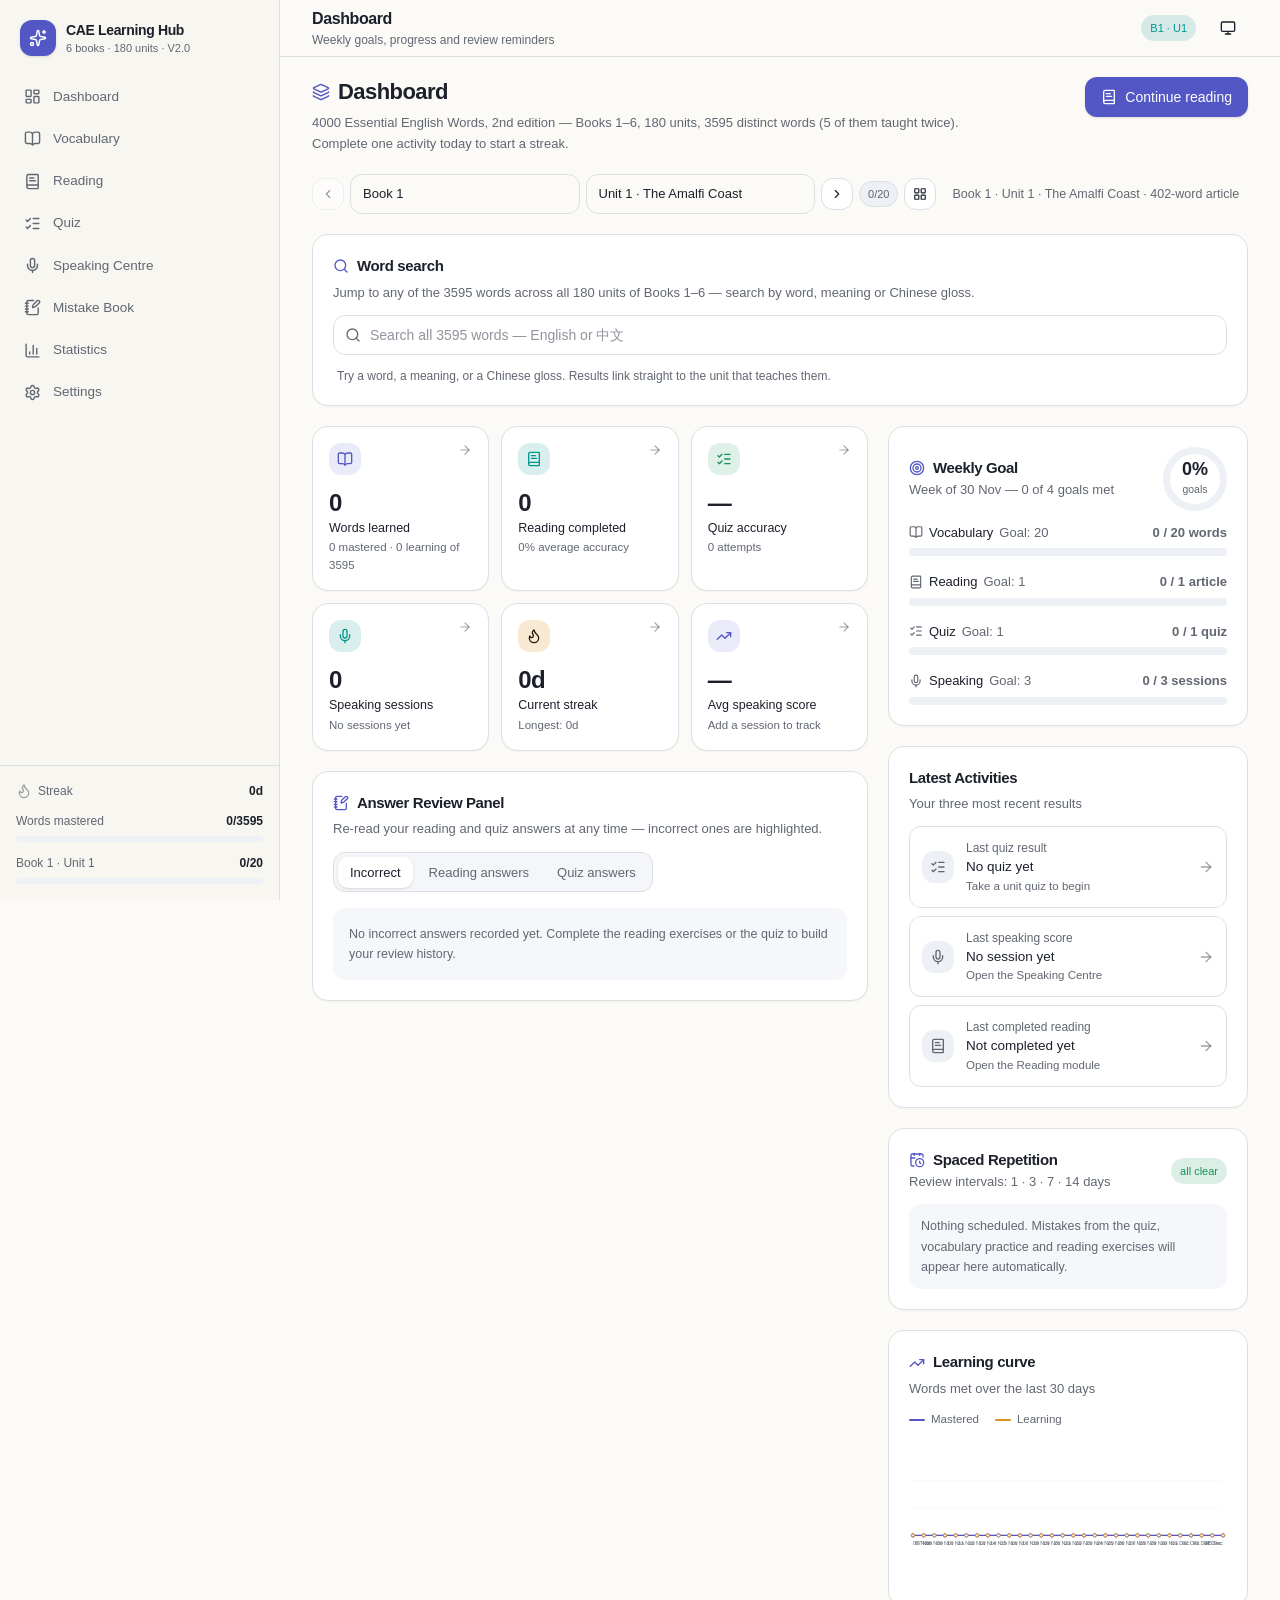
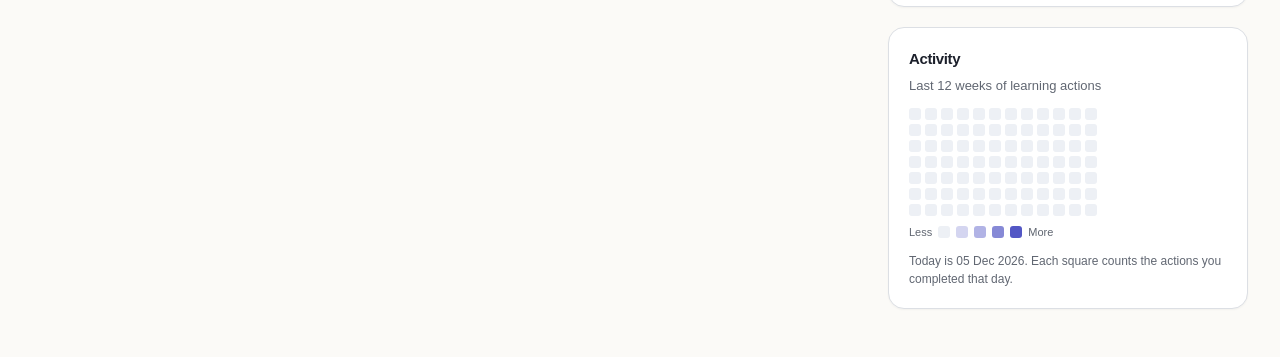
<file: index.html>
<!DOCTYPE html><!--sQaXGURDKh_XeQmK6YHEV--><html lang="en"><head><meta charSet="utf-8"/><meta name="viewport" content="width=device-width, initial-scale=1, maximum-scale=5, viewport-fit=cover"/><link rel="stylesheet" href="/_next/static/css/7c0bb10b21bc2a31.css" data-precedence="next"/><link rel="preload" as="script" fetchPriority="low" href="/_next/static/chunks/webpack-50bae058dd59f114.js"/><script src="/_next/static/chunks/4bd1b696-c023c6e3521b1417.js" async=""></script><script src="/_next/static/chunks/255-a85cef9cc3a04b12.js" async=""></script><script src="/_next/static/chunks/main-app-2f59a5706e53aa98.js" async=""></script><script src="/_next/static/chunks/350-a9400051d61d6597.js" async=""></script><script src="/_next/static/chunks/845-b3952e5370cbb8ce.js" async=""></script><script src="/_next/static/chunks/app/layout-67ecf5b2a24dfc43.js" async=""></script><script src="/_next/static/chunks/127-c5cc78974f41c179.js" async=""></script><script src="/_next/static/chunks/646-c09df6d490c7efd1.js" async=""></script><script src="/_next/static/chunks/9-a732ff20a2d84f7f.js" async=""></script><script src="/_next/static/chunks/app/page-8d77e418eff724b3.js" async=""></script><meta name="apple-mobile-web-app-capable" content="yes"/><meta name="theme-color" media="(prefers-color-scheme: light)" content="#faf9f6"/><meta name="theme-color" media="(prefers-color-scheme: dark)" content="#14161c"/><title>CAE Learning Hub · 4000 Essential English Words 1–6</title><meta name="description" content="A CAE learning workspace for 4000 Essential English Words, 2nd edition, Books 1–6 — 180 units, 3595 distinct words. Vocabulary, reading, quiz, speaking and spaced repetition."/><meta name="application-name" content="CAE Learning Hub"/><link rel="manifest" href="/manifest.webmanifest"/><meta name="format-detection" content="telephone=no"/><meta name="mobile-web-app-capable" content="yes"/><meta name="apple-mobile-web-app-title" content="CAE Hub"/><meta name="apple-mobile-web-app-status-bar-style" content="default"/><link rel="icon" href="/favicon.ico" type="image/x-icon" sizes="16x16"/><link rel="icon" href="/icons/favicon-64.png" sizes="64x64" type="image/png"/><link rel="icon" href="/icons/icon-192.png" sizes="192x192" type="image/png"/><link rel="icon" href="/icons/icon-512.png" sizes="512x512" type="image/png"/><link rel="apple-touch-icon" href="/icons/apple-touch-icon.png" sizes="180x180"/><script>(function(){try{
var raw=localStorage.getItem("cae-learning-hub:v1");
var s=raw?JSON.parse(raw).settings||{}:{};
var t=s.theme||"system";
var dark=t==="dark"||(t==="system"&&window.matchMedia("(prefers-color-scheme: dark)").matches);
var r=document.documentElement;
r.classList.toggle("dark",dark);
r.style.colorScheme=dark?"dark":"light";
if(s.fontScale)r.style.setProperty("--app-font-scale",String(s.fontScale));
if(s.readingWidth)r.style.setProperty("--reading-width",s.readingWidth+"px");
}catch(e){}})();</script><script src="/_next/static/chunks/polyfills-42372ed130431b0a.js" noModule=""></script></head><body class="antialiased"><div hidden=""><!--$--><!--/$--></div><div class="px-safe lg:grid lg:grid-cols-[264px_minmax(0,1fr)] xl:grid-cols-[280px_minmax(0,1fr)]"><aside class="pt-safe sticky top-0 hidden h-dvh shrink-0 flex-col border-r border-border bg-surface lg:flex"><div class="flex items-center gap-2.5 px-5 py-5"><span class="grid size-9 place-items-center rounded-lg bg-primary text-primary-foreground shadow-sm"><svg xmlns="http://www.w3.org/2000/svg" width="24" height="24" viewBox="0 0 24 24" fill="none" stroke="currentColor" stroke-width="2" stroke-linecap="round" stroke-linejoin="round" class="lucide lucide-sparkles lucide-stars size-[18px]" aria-hidden="true"><path d="M11.017 2.814a1 1 0 0 1 1.966 0l1.051 5.558a2 2 0 0 0 1.594 1.594l5.558 1.051a1 1 0 0 1 0 1.966l-5.558 1.051a2 2 0 0 0-1.594 1.594l-1.051 5.558a1 1 0 0 1-1.966 0l-1.051-5.558a2 2 0 0 0-1.594-1.594l-5.558-1.051a1 1 0 0 1 0-1.966l5.558-1.051a2 2 0 0 0 1.594-1.594z"></path><path d="M20 2v4"></path><path d="M22 4h-4"></path><circle cx="4" cy="20" r="2"></circle></svg></span><div class="min-w-0"><p class="truncate text-sm font-semibold tracking-tight">CAE Learning Hub</p><p class="text-[11px] text-muted-foreground">6<!-- --> books · <!-- -->180<!-- --> units · V2.0</p></div></div><nav class="flex-1 space-y-0.5 overflow-y-auto px-3 pb-4"><a class="group flex items-center gap-3 rounded-lg px-3 py-2.5 text-[13.5px] font-medium transition-colors bg-card text-foreground shadow-sm ring-1 ring-border" href="/"><svg xmlns="http://www.w3.org/2000/svg" width="24" height="24" viewBox="0 0 24 24" fill="none" stroke="currentColor" stroke-width="2" stroke-linecap="round" stroke-linejoin="round" class="lucide lucide-layout-dashboard size-[17px] shrink-0 text-primary" aria-hidden="true"><rect width="7" height="9" x="3" y="3" rx="1"></rect><rect width="7" height="5" x="14" y="3" rx="1"></rect><rect width="7" height="9" x="14" y="12" rx="1"></rect><rect width="7" height="5" x="3" y="16" rx="1"></rect></svg><span class="flex-1 truncate">Dashboard</span></a><a class="group flex items-center gap-3 rounded-lg px-3 py-2.5 text-[13.5px] font-medium transition-colors text-muted-foreground hover:bg-card/70 hover:text-foreground" href="/vocabulary/"><svg xmlns="http://www.w3.org/2000/svg" width="24" height="24" viewBox="0 0 24 24" fill="none" stroke="currentColor" stroke-width="2" stroke-linecap="round" stroke-linejoin="round" class="lucide lucide-book-open size-[17px] shrink-0" aria-hidden="true"><path d="M12 5v16"></path><path d="M20.001 19A2 2 0 0022 17V5a2 2 0 00-1.999-2L16 3.002A5 5 0 0012 5a5 5 0 00-4-2H4a2 2 0 00-2 2v12a2 2 0 001.999 2H8a5 5 0 014 2 5 5 0 014-2z"></path></svg><span class="flex-1 truncate">Vocabulary</span></a><a class="group flex items-center gap-3 rounded-lg px-3 py-2.5 text-[13.5px] font-medium transition-colors text-muted-foreground hover:bg-card/70 hover:text-foreground" href="/reading/"><svg xmlns="http://www.w3.org/2000/svg" width="24" height="24" viewBox="0 0 24 24" fill="none" stroke="currentColor" stroke-width="2" stroke-linecap="round" stroke-linejoin="round" class="lucide lucide-book-text size-[17px] shrink-0" aria-hidden="true"><path d="M4 19.5v-15A2.5 2.5 0 0 1 6.5 2H19a1 1 0 0 1 1 1v18a1 1 0 0 1-1 1H6.5a1 1 0 0 1 0-5H20"></path><path d="M8 11h8"></path><path d="M8 7h6"></path></svg><span class="flex-1 truncate">Reading</span></a><a class="group flex items-center gap-3 rounded-lg px-3 py-2.5 text-[13.5px] font-medium transition-colors text-muted-foreground hover:bg-card/70 hover:text-foreground" href="/quiz/"><svg xmlns="http://www.w3.org/2000/svg" width="24" height="24" viewBox="0 0 24 24" fill="none" stroke="currentColor" stroke-width="2" stroke-linecap="round" stroke-linejoin="round" class="lucide lucide-list-checks size-[17px] shrink-0" aria-hidden="true"><path d="M13 5h8"></path><path d="M13 12h8"></path><path d="M13 19h8"></path><path d="m3 17 2 2 4-4"></path><path d="m3 7 2 2 4-4"></path></svg><span class="flex-1 truncate">Quiz</span></a><a class="group flex items-center gap-3 rounded-lg px-3 py-2.5 text-[13.5px] font-medium transition-colors text-muted-foreground hover:bg-card/70 hover:text-foreground" href="/speaking/"><svg xmlns="http://www.w3.org/2000/svg" width="24" height="24" viewBox="0 0 24 24" fill="none" stroke="currentColor" stroke-width="2" stroke-linecap="round" stroke-linejoin="round" class="lucide lucide-mic size-[17px] shrink-0" aria-hidden="true"><path d="M12 19v3"></path><path d="M19 10v2a7 7 0 0 1-14 0v-2"></path><rect x="9" y="2" width="6" height="13" rx="3"></rect></svg><span class="flex-1 truncate">Speaking Centre</span></a><a class="group flex items-center gap-3 rounded-lg px-3 py-2.5 text-[13.5px] font-medium transition-colors text-muted-foreground hover:bg-card/70 hover:text-foreground" href="/mistakes/"><svg xmlns="http://www.w3.org/2000/svg" width="24" height="24" viewBox="0 0 24 24" fill="none" stroke="currentColor" stroke-width="2" stroke-linecap="round" stroke-linejoin="round" class="lucide lucide-notebook-pen size-[17px] shrink-0" aria-hidden="true"><path d="M13.4 2H6a2 2 0 0 0-2 2v16a2 2 0 0 0 2 2h12a2 2 0 0 0 2-2v-7.4"></path><path d="M2 6h4"></path><path d="M2 10h4"></path><path d="M2 14h4"></path><path d="M2 18h4"></path><path d="M21.378 5.626a1 1 0 1 0-3.004-3.004l-5.01 5.012a2 2 0 0 0-.506.854l-.837 2.87a.5.5 0 0 0 .62.62l2.87-.837a2 2 0 0 0 .854-.506z"></path></svg><span class="flex-1 truncate">Mistake Book</span></a><a class="group flex items-center gap-3 rounded-lg px-3 py-2.5 text-[13.5px] font-medium transition-colors text-muted-foreground hover:bg-card/70 hover:text-foreground" href="/statistics/"><svg xmlns="http://www.w3.org/2000/svg" width="24" height="24" viewBox="0 0 24 24" fill="none" stroke="currentColor" stroke-width="2" stroke-linecap="round" stroke-linejoin="round" class="lucide lucide-chart-column lucide-bar-chart-3 size-[17px] shrink-0" aria-hidden="true"><path d="M3 3v16a2 2 0 0 0 2 2h16"></path><path d="M18 17V9"></path><path d="M13 17V5"></path><path d="M8 17v-3"></path></svg><span class="flex-1 truncate">Statistics</span></a><a class="group flex items-center gap-3 rounded-lg px-3 py-2.5 text-[13.5px] font-medium transition-colors text-muted-foreground hover:bg-card/70 hover:text-foreground" href="/settings/"><svg xmlns="http://www.w3.org/2000/svg" width="24" height="24" viewBox="0 0 24 24" fill="none" stroke="currentColor" stroke-width="2" stroke-linecap="round" stroke-linejoin="round" class="lucide lucide-settings size-[17px] shrink-0" aria-hidden="true"><path d="M9.671 4.136a2.34 2.34 0 0 1 4.659 0 2.34 2.34 0 0 0 3.319 1.915 2.34 2.34 0 0 1 2.33 4.033 2.34 2.34 0 0 0 0 3.831 2.34 2.34 0 0 1-2.33 4.033 2.34 2.34 0 0 0-3.319 1.915 2.34 2.34 0 0 1-4.659 0 2.34 2.34 0 0 0-3.32-1.915 2.34 2.34 0 0 1-2.33-4.033 2.34 2.34 0 0 0 0-3.831A2.34 2.34 0 0 1 6.35 6.051a2.34 2.34 0 0 0 3.319-1.915"></path><circle cx="12" cy="12" r="3"></circle></svg><span class="flex-1 truncate">Settings</span></a></nav><div class="space-y-3 border-t border-border p-4"><div class="flex items-center justify-between text-[12px]"><span class="inline-flex items-center gap-1.5 font-medium text-muted-foreground"><svg xmlns="http://www.w3.org/2000/svg" width="24" height="24" viewBox="0 0 24 24" fill="none" stroke="currentColor" stroke-width="2" stroke-linecap="round" stroke-linejoin="round" class="lucide lucide-flame size-4 text-muted-foreground/60" aria-hidden="true"><path d="M12 3q1 4 4 6.5t3 5.5a1 1 0 0 1-14 0 5 5 0 0 1 1-3 1 1 0 0 0 5 0c0-2-1.5-3-1.5-5q0-2 2.5-4"></path></svg>Streak</span><span class="tabnum font-semibold">0<!-- -->d</span></div><div><div class="flex items-center justify-between text-[12px]"><span class="font-medium text-muted-foreground">Words mastered</span><span class="tabnum font-semibold">0<!-- -->/<!-- -->3595</span></div><div class="mt-1.5 h-1.5 w-full overflow-hidden rounded-full bg-muted"><div class="h-full rounded-full bg-primary transition-[width] duration-500" style="width:0%"></div></div></div><div><div class="flex items-center justify-between text-[12px]"><span class="font-medium text-muted-foreground">Book <!-- -->1<!-- --> · Unit <!-- -->1</span><span class="tabnum font-semibold">0<!-- -->/<!-- -->20</span></div><div class="mt-1.5 h-1.5 w-full overflow-hidden rounded-full bg-muted"><div class="h-full rounded-full bg-accent transition-[width] duration-500" style="width:0%"></div></div></div></div></aside><div class="flex min-h-dvh flex-col"><header class="pt-safe sticky top-0 z-30 border-b border-border bg-background/85 backdrop-blur-md"><div class="flex h-14 items-center gap-3 px-4 sm:px-6 lg:px-8"><div class="min-w-0 flex-1"><h1 class="truncate text-[15px] font-semibold tracking-tight lg:text-base">Dashboard</h1><p class="hidden truncate text-[12px] text-muted-foreground sm:block">Weekly goals, progress and review reminders</p></div><span class="items-center gap-1 rounded-full border px-2 py-0.5 text-[11px] font-medium leading-5 whitespace-nowrap [&amp;_svg]:size-3 border-transparent bg-accent/15 text-accent hidden md:inline-flex">B<!-- -->1<!-- --> · U<!-- -->1</span><button class="inline-flex items-center justify-center gap-2 whitespace-nowrap rounded-lg text-sm font-medium transition-[background-color,color,box-shadow,transform] duration-150 disabled:pointer-events-none disabled:opacity-45 active:translate-y-px [&amp;_svg]:pointer-events-none [&amp;_svg]:shrink-0 text-foreground hover:bg-muted/70 size-10 [&amp;_svg]:size-4" title="Theme: system" aria-label="Switch theme"><svg xmlns="http://www.w3.org/2000/svg" width="24" height="24" viewBox="0 0 24 24" fill="none" stroke="currentColor" stroke-width="2" stroke-linecap="round" stroke-linejoin="round" class="lucide lucide-monitor" aria-hidden="true"><rect width="20" height="14" x="2" y="3" rx="2"></rect><line x1="8" x2="16" y1="21" y2="21"></line><line x1="12" x2="12" y1="17" y2="21"></line></svg></button></div></header><main class="flex-1 px-4 pb-28 pt-5 sm:px-6 lg:px-8 lg:pb-12"><div class="mx-auto w-full max-w-[1180px]"><div class="space-y-5"><div class="mb-5 flex flex-wrap items-start justify-between gap-3"><div class="min-w-0"><div class="flex items-center gap-2"><svg xmlns="http://www.w3.org/2000/svg" width="24" height="24" viewBox="0 0 24 24" fill="none" stroke="currentColor" stroke-width="2" stroke-linecap="round" stroke-linejoin="round" class="lucide lucide-layers lucide-layers-3 size-[18px] text-primary" aria-hidden="true"><path d="M12.83 2.18a2 2 0 0 0-1.66 0L2.6 6.08a1 1 0 0 0 0 1.83l8.58 3.91a2 2 0 0 0 1.66 0l8.58-3.9a1 1 0 0 0 0-1.83z"></path><path d="M2 12a1 1 0 0 0 .58.91l8.6 3.91a2 2 0 0 0 1.65 0l8.58-3.9A1 1 0 0 0 22 12"></path><path d="M2 17a1 1 0 0 0 .58.91l8.6 3.91a2 2 0 0 0 1.65 0l8.58-3.9A1 1 0 0 0 22 17"></path></svg><h2 class="text-xl font-semibold tracking-tight sm:text-[22px]">Dashboard</h2></div><p class="mt-1 max-w-2xl text-[13px] leading-relaxed text-muted-foreground">4000 Essential English Words, 2nd edition — Books 1–6, 180 units, 3595 distinct words (5 of them taught twice). Complete one activity today to start a streak.</p></div><div class="flex flex-wrap items-center gap-2"><a class="inline-flex items-center justify-center gap-2 whitespace-nowrap rounded-lg text-sm font-medium transition-[background-color,color,box-shadow,transform] duration-150 disabled:pointer-events-none disabled:opacity-45 active:translate-y-px [&amp;_svg]:pointer-events-none [&amp;_svg]:shrink-0 bg-primary text-primary-foreground shadow-sm hover:bg-primary/90 hover:shadow h-10 px-4 [&amp;_svg]:size-4" href="/reading/"><svg xmlns="http://www.w3.org/2000/svg" width="24" height="24" viewBox="0 0 24 24" fill="none" stroke="currentColor" stroke-width="2" stroke-linecap="round" stroke-linejoin="round" class="lucide lucide-book-text" aria-hidden="true"><path d="M4 19.5v-15A2.5 2.5 0 0 1 6.5 2H19a1 1 0 0 1 1 1v18a1 1 0 0 1-1 1H6.5a1 1 0 0 1 0-5H20"></path><path d="M8 11h8"></path><path d="M8 7h6"></path></svg>Continue reading</a></div></div><div class="flex flex-wrap items-center gap-x-4 gap-y-2"><div class="flex items-center gap-1.5"><button class="inline-flex items-center justify-center gap-2 whitespace-nowrap rounded-lg text-sm font-medium transition-[background-color,color,box-shadow,transform] duration-150 disabled:pointer-events-none disabled:opacity-45 active:translate-y-px [&amp;_svg]:pointer-events-none [&amp;_svg]:shrink-0 border border-border bg-card text-foreground hover:bg-muted/60 size-8 [&amp;_svg]:size-3.5" disabled="" aria-label="Previous unit"><svg xmlns="http://www.w3.org/2000/svg" width="24" height="24" viewBox="0 0 24 24" fill="none" stroke="currentColor" stroke-width="2" stroke-linecap="round" stroke-linejoin="round" class="lucide lucide-chevron-left" aria-hidden="true"><path d="m15 18-6-6 6-6"></path></svg></button><select class="w-full rounded-lg border border-input px-3 text-foreground placeholder:text-muted-foreground/70 transition-colors focus-visible:border-ring focus-visible:outline-none focus-visible:ring-[3px] focus-visible:ring-ring/25 disabled:cursor-not-allowed disabled:opacity-50 h-10 cursor-pointer appearance-none bg-[length:16px] bg-no-repeat pr-9 bg-[url(&#x27;data:image/svg+xml;utf8,&lt;svg xmlns=%22http://www.w3.org/2000/svg%22 viewBox=%220 0 24 24%22 fill=%22none%22 stroke=%22%2371717a%22 stroke-linecap=%22round%22&gt;&lt;path d=%22m6 9 6 6 6-6%22/&gt;&lt;/svg&gt;&#x27;)] min-w-0 flex-1 text-[13px] sm:min-w-[8.5rem]" aria-label="Select book"><option value="1" selected="">Book <!-- -->1</option><option value="2">Book <!-- -->2</option><option value="3">Book <!-- -->3</option><option value="4">Book <!-- -->4</option><option value="5">Book <!-- -->5</option><option value="6">Book <!-- -->6</option></select><select class="w-full rounded-lg border border-input px-3 text-foreground placeholder:text-muted-foreground/70 transition-colors focus-visible:border-ring focus-visible:outline-none focus-visible:ring-[3px] focus-visible:ring-ring/25 disabled:cursor-not-allowed disabled:opacity-50 h-10 cursor-pointer appearance-none bg-[length:16px] bg-no-repeat pr-9 bg-[url(&#x27;data:image/svg+xml;utf8,&lt;svg xmlns=%22http://www.w3.org/2000/svg%22 viewBox=%220 0 24 24%22 fill=%22none%22 stroke=%22%2371717a%22 stroke-linecap=%22round%22&gt;&lt;path d=%22m6 9 6 6 6-6%22/&gt;&lt;/svg&gt;&#x27;)] min-w-0 flex-1 text-[13px] sm:min-w-[13rem]" aria-label="Select unit"><option value="1" selected="">Unit <!-- -->1<!-- --> · <!-- -->The Amalfi Coast</option><option value="2">Unit <!-- -->2<!-- --> · <!-- -->The Laboratory</option><option value="3">Unit <!-- -->3<!-- --> · <!-- -->The Report</option><option value="4">Unit <!-- -->4<!-- --> · <!-- -->The Dog’s Bell</option><option value="5">Unit <!-- -->5<!-- --> · <!-- -->Ironman Races</option><option value="6">Unit <!-- -->6<!-- --> · <!-- -->The Twins</option><option value="7">Unit <!-- -->7<!-- --> · <!-- -->The Best Prince</option><option value="8">Unit <!-- -->8<!-- --> · <!-- -->How the Sun and the Moon Were Made</option><option value="9">Unit <!-- -->9<!-- --> · <!-- -->Service Animals</option><option value="10">Unit <!-- -->10<!-- --> · <!-- -->The First Peacook</option><option value="11">Unit <!-- -->11<!-- --> · <!-- -->Keeping Our Earth Clean</option><option value="12">Unit <!-- -->12<!-- --> · <!-- -->The Crazy Artist</option><option value="13">Unit <!-- -->13<!-- --> · <!-- -->The Taxi Driver</option><option value="14">Unit <!-- -->14<!-- --> · <!-- -->A Magical Book</option><option value="15">Unit <!-- -->15<!-- --> · <!-- -->The Big Race</option><option value="16">Unit <!-- -->16<!-- --> · <!-- -->Kwanzaa</option><option value="17">Unit <!-- -->17<!-- --> · <!-- -->The Race for Water</option><option value="18">Unit <!-- -->18<!-- --> · <!-- -->Eat Healthy!</option><option value="19">Unit <!-- -->19<!-- --> · <!-- -->Shipwrecked</option><option value="20">Unit <!-- -->20<!-- --> · <!-- -->The Seven Cities of Gold</option><option value="21">Unit <!-- -->21<!-- --> · <!-- -->Katy</option><option value="22">Unit <!-- -->22<!-- --> · <!-- -->A Better Reward</option><option value="23">Unit <!-- -->23<!-- --> · <!-- -->The Camp</option><option value="24">Unit <!-- -->24<!-- --> · <!-- -->A Strong Friendship</option><option value="25">Unit <!-- -->25<!-- --> · <!-- -->Joe&#x27;s Pond</option><option value="26">Unit <!-- -->26<!-- --> · <!-- -->Archie and His Donkey</option><option value="27">Unit <!-- -->27<!-- --> · <!-- -->The Spider and The Bird</option><option value="28">Unit <!-- -->28<!-- --> · <!-- -->The Party</option><option value="29">Unit <!-- -->29<!-- --> · <!-- -->The Demon&#x27;s Bridge</option><option value="30">Unit <!-- -->30<!-- --> · <!-- -->Cats and Secrets</option></select><button class="inline-flex items-center justify-center gap-2 whitespace-nowrap rounded-lg text-sm font-medium transition-[background-color,color,box-shadow,transform] duration-150 disabled:pointer-events-none disabled:opacity-45 active:translate-y-px [&amp;_svg]:pointer-events-none [&amp;_svg]:shrink-0 border border-border bg-card text-foreground hover:bg-muted/60 size-8 [&amp;_svg]:size-3.5" aria-label="Next unit"><svg xmlns="http://www.w3.org/2000/svg" width="24" height="24" viewBox="0 0 24 24" fill="none" stroke="currentColor" stroke-width="2" stroke-linecap="round" stroke-linejoin="round" class="lucide lucide-chevron-right" aria-hidden="true"><path d="m9 18 6-6-6-6"></path></svg></button><span class="items-center gap-1 rounded-full border px-2 py-0.5 text-[11px] font-medium leading-5 whitespace-nowrap [&amp;_svg]:size-3 border-border bg-muted text-muted-foreground hidden tabular-nums sm:inline-flex" title="0 of 20 words mastered in Book 1 Unit 1">0<!-- -->/<!-- -->20</span><button class="inline-flex items-center justify-center gap-2 whitespace-nowrap rounded-lg text-sm font-medium transition-[background-color,color,box-shadow,transform] duration-150 disabled:pointer-events-none disabled:opacity-45 active:translate-y-px [&amp;_svg]:pointer-events-none [&amp;_svg]:shrink-0 border border-border bg-card text-foreground hover:bg-muted/60 size-8 [&amp;_svg]:size-3.5" aria-label="Show all units" title="All units"><svg xmlns="http://www.w3.org/2000/svg" width="24" height="24" viewBox="0 0 24 24" fill="none" stroke="currentColor" stroke-width="2" stroke-linecap="round" stroke-linejoin="round" class="lucide lucide-layout-grid" aria-hidden="true"><rect width="7" height="7" x="3" y="3" rx="1"></rect><rect width="7" height="7" x="14" y="3" rx="1"></rect><rect width="7" height="7" x="14" y="14" rx="1"></rect><rect width="7" height="7" x="3" y="14" rx="1"></rect></svg></button></div><p class="text-[12.5px] text-muted-foreground">Book <!-- -->1<!-- --> · Unit <!-- -->1<!-- --> · <!-- -->The Amalfi Coast<!-- --> · article coming soon</p></div><div class="rounded-xl border border-border bg-card text-card-foreground shadow-[0_1px_2px_rgba(16,18,32,0.04)]"><div class="flex flex-col gap-1 p-5 pb-3"><h3 class="text-[15px] font-semibold tracking-tight flex items-center gap-2"><svg xmlns="http://www.w3.org/2000/svg" width="24" height="24" viewBox="0 0 24 24" fill="none" stroke="currentColor" stroke-width="2" stroke-linecap="round" stroke-linejoin="round" class="lucide lucide-search size-4 text-primary" aria-hidden="true"><path d="m21 21-4.34-4.34"></path><circle cx="11" cy="11" r="8"></circle></svg>Word search</h3><p class="text-[13px] leading-relaxed text-muted-foreground">Jump to any of the <!-- -->3595<!-- --> words across all <!-- -->180<!-- --> units of Books 1–<!-- -->6<!-- --> — search by word, meaning or Chinese gloss.</p></div><div class="p-5 pt-0"><div class="flex flex-col gap-3"><div class="relative"><svg xmlns="http://www.w3.org/2000/svg" width="24" height="24" viewBox="0 0 24 24" fill="none" stroke="currentColor" stroke-width="2" stroke-linecap="round" stroke-linejoin="round" class="lucide lucide-search pointer-events-none absolute left-3 top-1/2 size-4 -translate-y-1/2 text-muted-foreground" aria-hidden="true"><path d="m21 21-4.34-4.34"></path><circle cx="11" cy="11" r="8"></circle></svg><input class="w-full rounded-lg border border-input bg-card px-3 text-sm text-foreground placeholder:text-muted-foreground/70 transition-colors focus-visible:border-ring focus-visible:outline-none focus-visible:ring-[3px] focus-visible:ring-ring/25 disabled:cursor-not-allowed disabled:opacity-50 h-10 pl-9 pr-9" placeholder="Search all 3595 words — English or 中文" aria-label="Search vocabulary" value=""/></div><p class="px-1 text-[12px] text-muted-foreground">Try a word, a meaning, or a Chinese gloss. Results link straight to the unit that teaches them.</p></div></div></div><div class="grid gap-5 lg:grid-cols-[minmax(0,1fr)_360px]"><div class="space-y-5"><div class="grid grid-cols-2 gap-3 lg:grid-cols-3"><a class="block h-full" href="/vocabulary/"><div class="rounded-xl border border-border bg-card text-card-foreground shadow-[0_1px_2px_rgba(16,18,32,0.04)] h-full p-4 transition-shadow hover:shadow-md"><div class="flex items-start justify-between gap-2"><span class="grid size-8 place-items-center rounded-lg bg-primary/12 text-primary"><svg xmlns="http://www.w3.org/2000/svg" width="24" height="24" viewBox="0 0 24 24" fill="none" stroke="currentColor" stroke-width="2" stroke-linecap="round" stroke-linejoin="round" class="lucide lucide-book-open size-4" aria-hidden="true"><path d="M12 5v16"></path><path d="M20.001 19A2 2 0 0022 17V5a2 2 0 00-1.999-2L16 3.002A5 5 0 0012 5a5 5 0 00-4-2H4a2 2 0 00-2 2v12a2 2 0 001.999 2H8a5 5 0 014 2 5 5 0 014-2z"></path></svg></span><svg xmlns="http://www.w3.org/2000/svg" width="24" height="24" viewBox="0 0 24 24" fill="none" stroke="currentColor" stroke-width="2" stroke-linecap="round" stroke-linejoin="round" class="lucide lucide-arrow-right size-3.5 text-muted-foreground/60" aria-hidden="true"><path d="M5 12h14"></path><path d="m12 5 7 7-7 7"></path></svg></div><p class="mt-3 text-2xl font-semibold tracking-tight tabnum">0</p><p class="text-[12.5px] font-medium">Words learned</p><p class="mt-0.5 text-[11.5px] text-muted-foreground">0 mastered · 0 learning of 3595</p></div></a><a class="block h-full" href="/reading/"><div class="rounded-xl border border-border bg-card text-card-foreground shadow-[0_1px_2px_rgba(16,18,32,0.04)] h-full p-4 transition-shadow hover:shadow-md"><div class="flex items-start justify-between gap-2"><span class="grid size-8 place-items-center rounded-lg bg-accent/15 text-accent"><svg xmlns="http://www.w3.org/2000/svg" width="24" height="24" viewBox="0 0 24 24" fill="none" stroke="currentColor" stroke-width="2" stroke-linecap="round" stroke-linejoin="round" class="lucide lucide-book-text size-4" aria-hidden="true"><path d="M4 19.5v-15A2.5 2.5 0 0 1 6.5 2H19a1 1 0 0 1 1 1v18a1 1 0 0 1-1 1H6.5a1 1 0 0 1 0-5H20"></path><path d="M8 11h8"></path><path d="M8 7h6"></path></svg></span><svg xmlns="http://www.w3.org/2000/svg" width="24" height="24" viewBox="0 0 24 24" fill="none" stroke="currentColor" stroke-width="2" stroke-linecap="round" stroke-linejoin="round" class="lucide lucide-arrow-right size-3.5 text-muted-foreground/60" aria-hidden="true"><path d="M5 12h14"></path><path d="m12 5 7 7-7 7"></path></svg></div><p class="mt-3 text-2xl font-semibold tracking-tight tabnum">0</p><p class="text-[12.5px] font-medium">Reading completed</p><p class="mt-0.5 text-[11.5px] text-muted-foreground">0% average accuracy</p></div></a><a class="block h-full" href="/quiz/"><div class="rounded-xl border border-border bg-card text-card-foreground shadow-[0_1px_2px_rgba(16,18,32,0.04)] h-full p-4 transition-shadow hover:shadow-md"><div class="flex items-start justify-between gap-2"><span class="grid size-8 place-items-center rounded-lg bg-success/14 text-success"><svg xmlns="http://www.w3.org/2000/svg" width="24" height="24" viewBox="0 0 24 24" fill="none" stroke="currentColor" stroke-width="2" stroke-linecap="round" stroke-linejoin="round" class="lucide lucide-list-checks size-4" aria-hidden="true"><path d="M13 5h8"></path><path d="M13 12h8"></path><path d="M13 19h8"></path><path d="m3 17 2 2 4-4"></path><path d="m3 7 2 2 4-4"></path></svg></span><svg xmlns="http://www.w3.org/2000/svg" width="24" height="24" viewBox="0 0 24 24" fill="none" stroke="currentColor" stroke-width="2" stroke-linecap="round" stroke-linejoin="round" class="lucide lucide-arrow-right size-3.5 text-muted-foreground/60" aria-hidden="true"><path d="M5 12h14"></path><path d="m12 5 7 7-7 7"></path></svg></div><p class="mt-3 text-2xl font-semibold tracking-tight tabnum">—</p><p class="text-[12.5px] font-medium">Quiz accuracy</p><p class="mt-0.5 text-[11.5px] text-muted-foreground">0 attempts</p></div></a><a class="block h-full" href="/speaking/"><div class="rounded-xl border border-border bg-card text-card-foreground shadow-[0_1px_2px_rgba(16,18,32,0.04)] h-full p-4 transition-shadow hover:shadow-md"><div class="flex items-start justify-between gap-2"><span class="grid size-8 place-items-center rounded-lg bg-accent/15 text-accent"><svg xmlns="http://www.w3.org/2000/svg" width="24" height="24" viewBox="0 0 24 24" fill="none" stroke="currentColor" stroke-width="2" stroke-linecap="round" stroke-linejoin="round" class="lucide lucide-mic size-4" aria-hidden="true"><path d="M12 19v3"></path><path d="M19 10v2a7 7 0 0 1-14 0v-2"></path><rect x="9" y="2" width="6" height="13" rx="3"></rect></svg></span><svg xmlns="http://www.w3.org/2000/svg" width="24" height="24" viewBox="0 0 24 24" fill="none" stroke="currentColor" stroke-width="2" stroke-linecap="round" stroke-linejoin="round" class="lucide lucide-arrow-right size-3.5 text-muted-foreground/60" aria-hidden="true"><path d="M5 12h14"></path><path d="m12 5 7 7-7 7"></path></svg></div><p class="mt-3 text-2xl font-semibold tracking-tight tabnum">0</p><p class="text-[12.5px] font-medium">Speaking sessions</p><p class="mt-0.5 text-[11.5px] text-muted-foreground">No sessions yet</p></div></a><a class="block h-full" href="/statistics/"><div class="rounded-xl border border-border bg-card text-card-foreground shadow-[0_1px_2px_rgba(16,18,32,0.04)] h-full p-4 transition-shadow hover:shadow-md"><div class="flex items-start justify-between gap-2"><span class="grid size-8 place-items-center rounded-lg bg-warning/20 text-warning-foreground dark:text-warning"><svg xmlns="http://www.w3.org/2000/svg" width="24" height="24" viewBox="0 0 24 24" fill="none" stroke="currentColor" stroke-width="2" stroke-linecap="round" stroke-linejoin="round" class="lucide lucide-flame size-4" aria-hidden="true"><path d="M12 3q1 4 4 6.5t3 5.5a1 1 0 0 1-14 0 5 5 0 0 1 1-3 1 1 0 0 0 5 0c0-2-1.5-3-1.5-5q0-2 2.5-4"></path></svg></span><svg xmlns="http://www.w3.org/2000/svg" width="24" height="24" viewBox="0 0 24 24" fill="none" stroke="currentColor" stroke-width="2" stroke-linecap="round" stroke-linejoin="round" class="lucide lucide-arrow-right size-3.5 text-muted-foreground/60" aria-hidden="true"><path d="M5 12h14"></path><path d="m12 5 7 7-7 7"></path></svg></div><p class="mt-3 text-2xl font-semibold tracking-tight tabnum">0d</p><p class="text-[12.5px] font-medium">Current streak</p><p class="mt-0.5 text-[11.5px] text-muted-foreground">Longest: 0d</p></div></a><a class="block h-full" href="/speaking/"><div class="rounded-xl border border-border bg-card text-card-foreground shadow-[0_1px_2px_rgba(16,18,32,0.04)] h-full p-4 transition-shadow hover:shadow-md"><div class="flex items-start justify-between gap-2"><span class="grid size-8 place-items-center rounded-lg bg-primary/12 text-primary"><svg xmlns="http://www.w3.org/2000/svg" width="24" height="24" viewBox="0 0 24 24" fill="none" stroke="currentColor" stroke-width="2" stroke-linecap="round" stroke-linejoin="round" class="lucide lucide-trending-up size-4" aria-hidden="true"><path d="M16 7h6v6"></path><path d="m22 7-8.5 8.5-5-5L2 17"></path></svg></span><svg xmlns="http://www.w3.org/2000/svg" width="24" height="24" viewBox="0 0 24 24" fill="none" stroke="currentColor" stroke-width="2" stroke-linecap="round" stroke-linejoin="round" class="lucide lucide-arrow-right size-3.5 text-muted-foreground/60" aria-hidden="true"><path d="M5 12h14"></path><path d="m12 5 7 7-7 7"></path></svg></div><p class="mt-3 text-2xl font-semibold tracking-tight tabnum">—</p><p class="text-[12.5px] font-medium">Avg speaking score</p><p class="mt-0.5 text-[11.5px] text-muted-foreground">Add a session to track</p></div></a></div><div class="rounded-xl border border-border bg-card text-card-foreground shadow-[0_1px_2px_rgba(16,18,32,0.04)]"><div class="flex flex-col gap-1 p-5 pb-3"><h3 class="text-[15px] font-semibold tracking-tight flex items-center gap-2"><svg xmlns="http://www.w3.org/2000/svg" width="24" height="24" viewBox="0 0 24 24" fill="none" stroke="currentColor" stroke-width="2" stroke-linecap="round" stroke-linejoin="round" class="lucide lucide-notebook-pen size-4 text-primary" aria-hidden="true"><path d="M13.4 2H6a2 2 0 0 0-2 2v16a2 2 0 0 0 2 2h12a2 2 0 0 0 2-2v-7.4"></path><path d="M2 6h4"></path><path d="M2 10h4"></path><path d="M2 14h4"></path><path d="M2 18h4"></path><path d="M21.378 5.626a1 1 0 1 0-3.004-3.004l-5.01 5.012a2 2 0 0 0-.506.854l-.837 2.87a.5.5 0 0 0 .62.62l2.87-.837a2 2 0 0 0 .854-.506z"></path></svg>Answer Review Panel</h3><p class="text-[13px] leading-relaxed text-muted-foreground">Re-read your reading and quiz answers at any time — incorrect ones are highlighted.</p></div><div class="p-5 pt-0"><div dir="ltr" data-orientation="horizontal"><div role="tablist" aria-orientation="horizontal" class="inline-flex h-10 items-center gap-1 rounded-lg border border-border bg-muted/60 p-1 text-muted-foreground flex-wrap" tabindex="-1" data-orientation="horizontal" style="outline:none"><button type="button" role="tab" aria-selected="true" aria-controls="radix-_R_acavadb_-content-incorrect" data-state="active" id="radix-_R_acavadb_-trigger-incorrect" class="inline-flex items-center justify-center gap-1.5 whitespace-nowrap rounded-md px-3 py-1.5 text-[13px] font-medium transition-all hover:text-foreground focus-visible:outline-none disabled:pointer-events-none disabled:opacity-50 data-[state=active]:bg-card data-[state=active]:text-foreground data-[state=active]:shadow-sm" tabindex="-1" data-orientation="horizontal" data-radix-collection-item="">Incorrect </button><button type="button" role="tab" aria-selected="false" aria-controls="radix-_R_acavadb_-content-reading" data-state="inactive" id="radix-_R_acavadb_-trigger-reading" class="inline-flex items-center justify-center gap-1.5 whitespace-nowrap rounded-md px-3 py-1.5 text-[13px] font-medium transition-all hover:text-foreground focus-visible:outline-none disabled:pointer-events-none disabled:opacity-50 data-[state=active]:bg-card data-[state=active]:text-foreground data-[state=active]:shadow-sm" tabindex="-1" data-orientation="horizontal" data-radix-collection-item="">Reading answers</button><button type="button" role="tab" aria-selected="false" aria-controls="radix-_R_acavadb_-content-quiz" data-state="inactive" id="radix-_R_acavadb_-trigger-quiz" class="inline-flex items-center justify-center gap-1.5 whitespace-nowrap rounded-md px-3 py-1.5 text-[13px] font-medium transition-all hover:text-foreground focus-visible:outline-none disabled:pointer-events-none disabled:opacity-50 data-[state=active]:bg-card data-[state=active]:text-foreground data-[state=active]:shadow-sm" tabindex="-1" data-orientation="horizontal" data-radix-collection-item="">Quiz answers</button></div><div data-state="active" data-orientation="horizontal" role="tabpanel" aria-labelledby="radix-_R_acavadb_-trigger-incorrect" id="radix-_R_acavadb_-content-incorrect" tabindex="0" class="mt-4 focus-visible:outline-none" style="animation-duration:0s"><p class="rounded-lg bg-muted/50 p-4 text-[12.5px] leading-relaxed text-muted-foreground">No incorrect answers recorded yet. Complete the reading exercises or the quiz to build your review history.</p></div><div data-state="inactive" data-orientation="horizontal" role="tabpanel" aria-labelledby="radix-_R_acavadb_-trigger-reading" hidden="" id="radix-_R_acavadb_-content-reading" tabindex="0" class="mt-4 focus-visible:outline-none"></div><div data-state="inactive" data-orientation="horizontal" role="tabpanel" aria-labelledby="radix-_R_acavadb_-trigger-quiz" hidden="" id="radix-_R_acavadb_-content-quiz" tabindex="0" class="mt-4 focus-visible:outline-none"></div></div></div></div></div><div class="space-y-5"><div class="rounded-xl border border-border bg-card text-card-foreground shadow-[0_1px_2px_rgba(16,18,32,0.04)]"><div class="flex p-5 pb-3 flex-row items-center justify-between gap-3"><div><h3 class="text-[15px] font-semibold tracking-tight flex items-center gap-2"><svg xmlns="http://www.w3.org/2000/svg" width="24" height="24" viewBox="0 0 24 24" fill="none" stroke="currentColor" stroke-width="2" stroke-linecap="round" stroke-linejoin="round" class="lucide lucide-target size-4 text-primary" aria-hidden="true"><circle cx="12" cy="12" r="10"></circle><circle cx="12" cy="12" r="6"></circle><circle cx="12" cy="12" r="2"></circle></svg>Weekly Goal</h3><p class="text-[13px] leading-relaxed text-muted-foreground">Week of <!-- -->21 Sept<!-- --> — <!-- -->0<!-- --> of <!-- -->4<!-- --> goals met</p></div><div class="relative grid place-items-center" style="width:64px;height:64px"><svg width="64" height="64" class="-rotate-90"><circle cx="32" cy="32" r="28.5" fill="none" stroke="var(--muted)" stroke-width="7"></circle><circle cx="32" cy="32" r="28.5" fill="none" stroke="var(--primary)" stroke-width="7" stroke-linecap="round" stroke-dasharray="179.0707812546182" stroke-dashoffset="179.0707812546182" style="transition:stroke-dashoffset 600ms cubic-bezier(0.22,1,0.36,1)"></circle></svg><div class="absolute inset-0 grid place-content-center text-center"><span class="tabnum text-lg font-semibold leading-none">0%</span><span class="mt-1 text-[10.5px] text-muted-foreground">goals</span></div></div></div><div class="p-5 pt-0 space-y-4"><a class="group block" href="/vocabulary/"><div class="mb-1.5 flex items-center justify-between gap-2 text-[13px]"><span class="inline-flex items-center gap-1.5 font-medium"><svg xmlns="http://www.w3.org/2000/svg" width="24" height="24" viewBox="0 0 24 24" fill="none" stroke="currentColor" stroke-width="2" stroke-linecap="round" stroke-linejoin="round" class="lucide lucide-book-open size-3.5 text-muted-foreground" aria-hidden="true"><path d="M12 5v16"></path><path d="M20.001 19A2 2 0 0022 17V5a2 2 0 00-1.999-2L16 3.002A5 5 0 0012 5a5 5 0 00-4-2H4a2 2 0 00-2 2v12a2 2 0 001.999 2H8a5 5 0 014 2 5 5 0 014-2z"></path></svg>Vocabulary<span class="text-muted-foreground">Goal: <!-- -->20</span></span><span class="tabnum font-semibold text-muted-foreground">0<!-- --> / <!-- -->20<!-- --> <!-- -->words</span></div><div aria-valuemax="100" aria-valuemin="0" role="progressbar" data-state="indeterminate" data-max="100" class="relative h-2 w-full overflow-hidden rounded-full bg-muted"><div data-state="indeterminate" data-max="100" class="h-full w-full flex-1 rounded-full bg-primary transition-transform duration-500 ease-out" style="transform:translateX(-100%)"></div></div></a><a class="group block" href="/reading/"><div class="mb-1.5 flex items-center justify-between gap-2 text-[13px]"><span class="inline-flex items-center gap-1.5 font-medium"><svg xmlns="http://www.w3.org/2000/svg" width="24" height="24" viewBox="0 0 24 24" fill="none" stroke="currentColor" stroke-width="2" stroke-linecap="round" stroke-linejoin="round" class="lucide lucide-book-text size-3.5 text-muted-foreground" aria-hidden="true"><path d="M4 19.5v-15A2.5 2.5 0 0 1 6.5 2H19a1 1 0 0 1 1 1v18a1 1 0 0 1-1 1H6.5a1 1 0 0 1 0-5H20"></path><path d="M8 11h8"></path><path d="M8 7h6"></path></svg>Reading<span class="text-muted-foreground">Goal: <!-- -->1</span></span><span class="tabnum font-semibold text-muted-foreground">0<!-- --> / <!-- -->1<!-- --> <!-- -->article</span></div><div aria-valuemax="100" aria-valuemin="0" role="progressbar" data-state="indeterminate" data-max="100" class="relative h-2 w-full overflow-hidden rounded-full bg-muted"><div data-state="indeterminate" data-max="100" class="h-full w-full flex-1 rounded-full bg-primary transition-transform duration-500 ease-out" style="transform:translateX(-100%)"></div></div></a><a class="group block" href="/quiz/"><div class="mb-1.5 flex items-center justify-between gap-2 text-[13px]"><span class="inline-flex items-center gap-1.5 font-medium"><svg xmlns="http://www.w3.org/2000/svg" width="24" height="24" viewBox="0 0 24 24" fill="none" stroke="currentColor" stroke-width="2" stroke-linecap="round" stroke-linejoin="round" class="lucide lucide-list-checks size-3.5 text-muted-foreground" aria-hidden="true"><path d="M13 5h8"></path><path d="M13 12h8"></path><path d="M13 19h8"></path><path d="m3 17 2 2 4-4"></path><path d="m3 7 2 2 4-4"></path></svg>Quiz<span class="text-muted-foreground">Goal: <!-- -->1</span></span><span class="tabnum font-semibold text-muted-foreground">0<!-- --> / <!-- -->1<!-- --> <!-- -->quiz</span></div><div aria-valuemax="100" aria-valuemin="0" role="progressbar" data-state="indeterminate" data-max="100" class="relative h-2 w-full overflow-hidden rounded-full bg-muted"><div data-state="indeterminate" data-max="100" class="h-full w-full flex-1 rounded-full bg-primary transition-transform duration-500 ease-out" style="transform:translateX(-100%)"></div></div></a><a class="group block" href="/speaking/"><div class="mb-1.5 flex items-center justify-between gap-2 text-[13px]"><span class="inline-flex items-center gap-1.5 font-medium"><svg xmlns="http://www.w3.org/2000/svg" width="24" height="24" viewBox="0 0 24 24" fill="none" stroke="currentColor" stroke-width="2" stroke-linecap="round" stroke-linejoin="round" class="lucide lucide-mic size-3.5 text-muted-foreground" aria-hidden="true"><path d="M12 19v3"></path><path d="M19 10v2a7 7 0 0 1-14 0v-2"></path><rect x="9" y="2" width="6" height="13" rx="3"></rect></svg>Speaking<span class="text-muted-foreground">Goal: <!-- -->3</span></span><span class="tabnum font-semibold text-muted-foreground">0<!-- --> / <!-- -->3<!-- --> <!-- -->sessions</span></div><div aria-valuemax="100" aria-valuemin="0" role="progressbar" data-state="indeterminate" data-max="100" class="relative h-2 w-full overflow-hidden rounded-full bg-muted"><div data-state="indeterminate" data-max="100" class="h-full w-full flex-1 rounded-full bg-primary transition-transform duration-500 ease-out" style="transform:translateX(-100%)"></div></div></a></div></div><div class="rounded-xl border border-border bg-card text-card-foreground shadow-[0_1px_2px_rgba(16,18,32,0.04)]"><div class="flex flex-col gap-1 p-5 pb-3"><h3 class="text-[15px] font-semibold tracking-tight">Latest Activities</h3><p class="text-[13px] leading-relaxed text-muted-foreground">Your three most recent results</p></div><div class="p-5 pt-0 space-y-2"><a class="flex items-center gap-3 rounded-lg border border-border p-3 transition-colors hover:bg-muted/50" href="/quiz/"><span class="grid size-8 shrink-0 place-items-center rounded-lg bg-muted text-muted-foreground"><svg xmlns="http://www.w3.org/2000/svg" width="24" height="24" viewBox="0 0 24 24" fill="none" stroke="currentColor" stroke-width="2" stroke-linecap="round" stroke-linejoin="round" class="lucide lucide-list-checks size-4" aria-hidden="true"><path d="M13 5h8"></path><path d="M13 12h8"></path><path d="M13 19h8"></path><path d="m3 17 2 2 4-4"></path><path d="m3 7 2 2 4-4"></path></svg></span><span class="min-w-0 flex-1"><span class="block text-[12px] text-muted-foreground">Last quiz result</span><span class="block truncate text-[13.5px] font-medium tabnum">No quiz yet</span><span class="block truncate text-[11.5px] text-muted-foreground">Take a unit quiz to begin</span></span><svg xmlns="http://www.w3.org/2000/svg" width="24" height="24" viewBox="0 0 24 24" fill="none" stroke="currentColor" stroke-width="2" stroke-linecap="round" stroke-linejoin="round" class="lucide lucide-arrow-right size-4 shrink-0 text-muted-foreground/60" aria-hidden="true"><path d="M5 12h14"></path><path d="m12 5 7 7-7 7"></path></svg></a><a class="flex items-center gap-3 rounded-lg border border-border p-3 transition-colors hover:bg-muted/50" href="/speaking/"><span class="grid size-8 shrink-0 place-items-center rounded-lg bg-muted text-muted-foreground"><svg xmlns="http://www.w3.org/2000/svg" width="24" height="24" viewBox="0 0 24 24" fill="none" stroke="currentColor" stroke-width="2" stroke-linecap="round" stroke-linejoin="round" class="lucide lucide-mic size-4" aria-hidden="true"><path d="M12 19v3"></path><path d="M19 10v2a7 7 0 0 1-14 0v-2"></path><rect x="9" y="2" width="6" height="13" rx="3"></rect></svg></span><span class="min-w-0 flex-1"><span class="block text-[12px] text-muted-foreground">Last speaking score</span><span class="block truncate text-[13.5px] font-medium tabnum">No session yet</span><span class="block truncate text-[11.5px] text-muted-foreground">Open the Speaking Centre</span></span><svg xmlns="http://www.w3.org/2000/svg" width="24" height="24" viewBox="0 0 24 24" fill="none" stroke="currentColor" stroke-width="2" stroke-linecap="round" stroke-linejoin="round" class="lucide lucide-arrow-right size-4 shrink-0 text-muted-foreground/60" aria-hidden="true"><path d="M5 12h14"></path><path d="m12 5 7 7-7 7"></path></svg></a><a class="flex items-center gap-3 rounded-lg border border-border p-3 transition-colors hover:bg-muted/50" href="/reading/"><span class="grid size-8 shrink-0 place-items-center rounded-lg bg-muted text-muted-foreground"><svg xmlns="http://www.w3.org/2000/svg" width="24" height="24" viewBox="0 0 24 24" fill="none" stroke="currentColor" stroke-width="2" stroke-linecap="round" stroke-linejoin="round" class="lucide lucide-book-text size-4" aria-hidden="true"><path d="M4 19.5v-15A2.5 2.5 0 0 1 6.5 2H19a1 1 0 0 1 1 1v18a1 1 0 0 1-1 1H6.5a1 1 0 0 1 0-5H20"></path><path d="M8 11h8"></path><path d="M8 7h6"></path></svg></span><span class="min-w-0 flex-1"><span class="block text-[12px] text-muted-foreground">Last completed reading</span><span class="block truncate text-[13.5px] font-medium tabnum">Not completed yet</span><span class="block truncate text-[11.5px] text-muted-foreground">Open the Reading module</span></span><svg xmlns="http://www.w3.org/2000/svg" width="24" height="24" viewBox="0 0 24 24" fill="none" stroke="currentColor" stroke-width="2" stroke-linecap="round" stroke-linejoin="round" class="lucide lucide-arrow-right size-4 shrink-0 text-muted-foreground/60" aria-hidden="true"><path d="M5 12h14"></path><path d="m12 5 7 7-7 7"></path></svg></a></div></div><div class="rounded-xl border border-border bg-card text-card-foreground shadow-[0_1px_2px_rgba(16,18,32,0.04)]"><div class="flex p-5 pb-3 flex-row items-center justify-between gap-3"><div><h3 class="text-[15px] font-semibold tracking-tight flex items-center gap-2"><svg xmlns="http://www.w3.org/2000/svg" width="24" height="24" viewBox="0 0 24 24" fill="none" stroke="currentColor" stroke-width="2" stroke-linecap="round" stroke-linejoin="round" class="lucide lucide-calendar-clock size-4 text-primary" aria-hidden="true"><path d="M16 14v2.2l1.6 1"></path><path d="M16 2v3"></path><path d="M21 7.338V5a2 2 0 00-2-2H5a2 2 0 00-2 2v14a2 2 0 002 2h2.338"></path><path d="M3 9h5.859"></path><path d="M8 2v3"></path><circle cx="16" cy="16" r="6"></circle></svg>Spaced Repetition</h3><p class="text-[13px] leading-relaxed text-muted-foreground">Review intervals: 1 · 3 · 7 · 14 days</p></div><span class="inline-flex items-center gap-1 rounded-full border px-2 py-0.5 text-[11px] font-medium leading-5 whitespace-nowrap [&amp;_svg]:size-3 border-transparent bg-success/15 text-success">all clear</span></div><div class="p-5 pt-0 space-y-2"><p class="rounded-lg bg-muted/50 p-3 text-[12.5px] leading-relaxed text-muted-foreground">Nothing scheduled. Mistakes from the quiz, vocabulary practice and reading exercises will appear here automatically.</p></div></div><div class="rounded-xl border border-border bg-card text-card-foreground shadow-[0_1px_2px_rgba(16,18,32,0.04)]"><div class="flex flex-col gap-1 p-5 pb-3"><h3 class="text-[15px] font-semibold tracking-tight flex items-center gap-2"><svg xmlns="http://www.w3.org/2000/svg" width="24" height="24" viewBox="0 0 24 24" fill="none" stroke="currentColor" stroke-width="2" stroke-linecap="round" stroke-linejoin="round" class="lucide lucide-trending-up size-4 text-primary" aria-hidden="true"><path d="M16 7h6v6"></path><path d="m22 7-8.5 8.5-5-5L2 17"></path></svg>Learning curve</h3><p class="text-[13px] leading-relaxed text-muted-foreground">Words met over the last 30 days</p></div><div class="p-5 pt-0"><div class="mb-2 flex flex-wrap items-center gap-4 text-[11.5px] text-muted-foreground"><span class="inline-flex items-center gap-1.5"><span class="h-0.5 w-4 rounded-full bg-primary"></span>Mastered</span><span class="inline-flex items-center gap-1.5"><span class="h-0.5 w-4 rounded-full bg-warning"></span>Learning</span></div><div class="w-full"><svg viewBox="0 0 640 150" class="w-full" style="height:150px" role="img"><defs><linearGradient id="R2kkavadb" x1="0" y1="0" x2="0" y2="1"><stop offset="0%" stop-color="var(--primary)" stop-opacity="0.28"></stop><stop offset="100%" stop-color="var(--primary)" stop-opacity="0.02"></stop></linearGradient></defs><line x1="8" x2="632" y1="14" y2="14" stroke="var(--border)" stroke-width="1" stroke-dasharray="3 5"></line><line x1="8" x2="632" y1="69" y2="69" stroke="var(--border)" stroke-width="1" stroke-dasharray="3 5"></line><line x1="8" x2="632" y1="124" y2="124" stroke="var(--border)" stroke-width="1" stroke-dasharray="0"></line><path d="M8.0,124.0 L29.5,124.0 L51.0,124.0 L72.6,124.0 L94.1,124.0 L115.6,124.0 L137.1,124.0 L158.6,124.0 L180.1,124.0 L201.7,124.0 L223.2,124.0 L244.7,124.0 L266.2,124.0 L287.7,124.0 L309.2,124.0 L330.8,124.0 L352.3,124.0 L373.8,124.0 L395.3,124.0 L416.8,124.0 L438.3,124.0 L459.9,124.0 L481.4,124.0 L502.9,124.0 L524.4,124.0 L545.9,124.0 L567.4,124.0 L589.0,124.0 L610.5,124.0 L632.0,124.0 L632.0,124 L8,124 Z" fill="url(#R2kkavadb)"></path><path d="M8.0,124.0 L29.5,124.0 L51.0,124.0 L72.6,124.0 L94.1,124.0 L115.6,124.0 L137.1,124.0 L158.6,124.0 L180.1,124.0 L201.7,124.0 L223.2,124.0 L244.7,124.0 L266.2,124.0 L287.7,124.0 L309.2,124.0 L330.8,124.0 L352.3,124.0 L373.8,124.0 L395.3,124.0 L416.8,124.0 L438.3,124.0 L459.9,124.0 L481.4,124.0 L502.9,124.0 L524.4,124.0 L545.9,124.0 L567.4,124.0 L589.0,124.0 L610.5,124.0 L632.0,124.0" fill="none" stroke="var(--warning)" stroke-width="2" stroke-dasharray="5 4" stroke-linecap="round" stroke-linejoin="round"></path><path d="M8.0,124.0 L29.5,124.0 L51.0,124.0 L72.6,124.0 L94.1,124.0 L115.6,124.0 L137.1,124.0 L158.6,124.0 L180.1,124.0 L201.7,124.0 L223.2,124.0 L244.7,124.0 L266.2,124.0 L287.7,124.0 L309.2,124.0 L330.8,124.0 L352.3,124.0 L373.8,124.0 L395.3,124.0 L416.8,124.0 L438.3,124.0 L459.9,124.0 L481.4,124.0 L502.9,124.0 L524.4,124.0 L545.9,124.0 L567.4,124.0 L589.0,124.0 L610.5,124.0 L632.0,124.0" fill="none" stroke="var(--primary)" stroke-width="2.25" stroke-linecap="round" stroke-linejoin="round"></path><g><circle cx="8" cy="124" r="3.5" fill="var(--card)" stroke="var(--primary)" stroke-width="2"></circle><title>25 Aug: 0</title></g><g><circle cx="29.517241379310345" cy="124" r="3.5" fill="var(--card)" stroke="var(--primary)" stroke-width="2"></circle><title>26 Aug: 0</title></g><g><circle cx="51.03448275862069" cy="124" r="3.5" fill="var(--card)" stroke="var(--primary)" stroke-width="2"></circle><title>27 Aug: 0</title></g><g><circle cx="72.55172413793103" cy="124" r="3.5" fill="var(--card)" stroke="var(--primary)" stroke-width="2"></circle><title>28 Aug: 0</title></g><g><circle cx="94.06896551724138" cy="124" r="3.5" fill="var(--card)" stroke="var(--primary)" stroke-width="2"></circle><title>29 Aug: 0</title></g><g><circle cx="115.58620689655173" cy="124" r="3.5" fill="var(--card)" stroke="var(--primary)" stroke-width="2"></circle><title>30 Aug: 0</title></g><g><circle cx="137.10344827586206" cy="124" r="3.5" fill="var(--card)" stroke="var(--primary)" stroke-width="2"></circle><title>31 Aug: 0</title></g><g><circle cx="158.6206896551724" cy="124" r="3.5" fill="var(--card)" stroke="var(--primary)" stroke-width="2"></circle><title>01 Sept: 0</title></g><g><circle cx="180.13793103448276" cy="124" r="3.5" fill="var(--card)" stroke="var(--primary)" stroke-width="2"></circle><title>02 Sept: 0</title></g><g><circle cx="201.6551724137931" cy="124" r="3.5" fill="var(--card)" stroke="var(--primary)" stroke-width="2"></circle><title>03 Sept: 0</title></g><g><circle cx="223.17241379310346" cy="124" r="3.5" fill="var(--card)" stroke="var(--primary)" stroke-width="2"></circle><title>04 Sept: 0</title></g><g><circle cx="244.6896551724138" cy="124" r="3.5" fill="var(--card)" stroke="var(--primary)" stroke-width="2"></circle><title>05 Sept: 0</title></g><g><circle cx="266.2068965517241" cy="124" r="3.5" fill="var(--card)" stroke="var(--primary)" stroke-width="2"></circle><title>06 Sept: 0</title></g><g><circle cx="287.7241379310345" cy="124" r="3.5" fill="var(--card)" stroke="var(--primary)" stroke-width="2"></circle><title>07 Sept: 0</title></g><g><circle cx="309.2413793103448" cy="124" r="3.5" fill="var(--card)" stroke="var(--primary)" stroke-width="2"></circle><title>08 Sept: 0</title></g><g><circle cx="330.7586206896552" cy="124" r="3.5" fill="var(--card)" stroke="var(--primary)" stroke-width="2"></circle><title>09 Sept: 0</title></g><g><circle cx="352.2758620689655" cy="124" r="3.5" fill="var(--card)" stroke="var(--primary)" stroke-width="2"></circle><title>10 Sept: 0</title></g><g><circle cx="373.7931034482759" cy="124" r="3.5" fill="var(--card)" stroke="var(--primary)" stroke-width="2"></circle><title>11 Sept: 0</title></g><g><circle cx="395.3103448275862" cy="124" r="3.5" fill="var(--card)" stroke="var(--primary)" stroke-width="2"></circle><title>12 Sept: 0</title></g><g><circle cx="416.82758620689657" cy="124" r="3.5" fill="var(--card)" stroke="var(--primary)" stroke-width="2"></circle><title>13 Sept: 0</title></g><g><circle cx="438.3448275862069" cy="124" r="3.5" fill="var(--card)" stroke="var(--primary)" stroke-width="2"></circle><title>14 Sept: 0</title></g><g><circle cx="459.86206896551727" cy="124" r="3.5" fill="var(--card)" stroke="var(--primary)" stroke-width="2"></circle><title>15 Sept: 0</title></g><g><circle cx="481.3793103448276" cy="124" r="3.5" fill="var(--card)" stroke="var(--primary)" stroke-width="2"></circle><title>16 Sept: 0</title></g><g><circle cx="502.89655172413796" cy="124" r="3.5" fill="var(--card)" stroke="var(--primary)" stroke-width="2"></circle><title>17 Sept: 0</title></g><g><circle cx="524.4137931034483" cy="124" r="3.5" fill="var(--card)" stroke="var(--primary)" stroke-width="2"></circle><title>18 Sept: 0</title></g><g><circle cx="545.9310344827586" cy="124" r="3.5" fill="var(--card)" stroke="var(--primary)" stroke-width="2"></circle><title>19 Sept: 0</title></g><g><circle cx="567.448275862069" cy="124" r="3.5" fill="var(--card)" stroke="var(--primary)" stroke-width="2"></circle><title>20 Sept: 0</title></g><g><circle cx="588.9655172413793" cy="124" r="3.5" fill="var(--card)" stroke="var(--primary)" stroke-width="2"></circle><title>21 Sept: 0</title></g><g><circle cx="610.4827586206897" cy="124" r="3.5" fill="var(--card)" stroke="var(--primary)" stroke-width="2"></circle><title>22 Sept: 0</title></g><g><circle cx="632" cy="124" r="3.5" fill="var(--card)" stroke="var(--primary)" stroke-width="2"></circle><title>23 Sept: 0</title></g><g><circle cx="8" cy="124" r="3" fill="var(--card)" stroke="var(--warning)" stroke-width="2"></circle><title>25 Aug: 0</title></g><g><circle cx="29.517241379310345" cy="124" r="3" fill="var(--card)" stroke="var(--warning)" stroke-width="2"></circle><title>26 Aug: 0</title></g><g><circle cx="51.03448275862069" cy="124" r="3" fill="var(--card)" stroke="var(--warning)" stroke-width="2"></circle><title>27 Aug: 0</title></g><g><circle cx="72.55172413793103" cy="124" r="3" fill="var(--card)" stroke="var(--warning)" stroke-width="2"></circle><title>28 Aug: 0</title></g><g><circle cx="94.06896551724138" cy="124" r="3" fill="var(--card)" stroke="var(--warning)" stroke-width="2"></circle><title>29 Aug: 0</title></g><g><circle cx="115.58620689655173" cy="124" r="3" fill="var(--card)" stroke="var(--warning)" stroke-width="2"></circle><title>30 Aug: 0</title></g><g><circle cx="137.10344827586206" cy="124" r="3" fill="var(--card)" stroke="var(--warning)" stroke-width="2"></circle><title>31 Aug: 0</title></g><g><circle cx="158.6206896551724" cy="124" r="3" fill="var(--card)" stroke="var(--warning)" stroke-width="2"></circle><title>01 Sept: 0</title></g><g><circle cx="180.13793103448276" cy="124" r="3" fill="var(--card)" stroke="var(--warning)" stroke-width="2"></circle><title>02 Sept: 0</title></g><g><circle cx="201.6551724137931" cy="124" r="3" fill="var(--card)" stroke="var(--warning)" stroke-width="2"></circle><title>03 Sept: 0</title></g><g><circle cx="223.17241379310346" cy="124" r="3" fill="var(--card)" stroke="var(--warning)" stroke-width="2"></circle><title>04 Sept: 0</title></g><g><circle cx="244.6896551724138" cy="124" r="3" fill="var(--card)" stroke="var(--warning)" stroke-width="2"></circle><title>05 Sept: 0</title></g><g><circle cx="266.2068965517241" cy="124" r="3" fill="var(--card)" stroke="var(--warning)" stroke-width="2"></circle><title>06 Sept: 0</title></g><g><circle cx="287.7241379310345" cy="124" r="3" fill="var(--card)" stroke="var(--warning)" stroke-width="2"></circle><title>07 Sept: 0</title></g><g><circle cx="309.2413793103448" cy="124" r="3" fill="var(--card)" stroke="var(--warning)" stroke-width="2"></circle><title>08 Sept: 0</title></g><g><circle cx="330.7586206896552" cy="124" r="3" fill="var(--card)" stroke="var(--warning)" stroke-width="2"></circle><title>09 Sept: 0</title></g><g><circle cx="352.2758620689655" cy="124" r="3" fill="var(--card)" stroke="var(--warning)" stroke-width="2"></circle><title>10 Sept: 0</title></g><g><circle cx="373.7931034482759" cy="124" r="3" fill="var(--card)" stroke="var(--warning)" stroke-width="2"></circle><title>11 Sept: 0</title></g><g><circle cx="395.3103448275862" cy="124" r="3" fill="var(--card)" stroke="var(--warning)" stroke-width="2"></circle><title>12 Sept: 0</title></g><g><circle cx="416.82758620689657" cy="124" r="3" fill="var(--card)" stroke="var(--warning)" stroke-width="2"></circle><title>13 Sept: 0</title></g><g><circle cx="438.3448275862069" cy="124" r="3" fill="var(--card)" stroke="var(--warning)" stroke-width="2"></circle><title>14 Sept: 0</title></g><g><circle cx="459.86206896551727" cy="124" r="3" fill="var(--card)" stroke="var(--warning)" stroke-width="2"></circle><title>15 Sept: 0</title></g><g><circle cx="481.3793103448276" cy="124" r="3" fill="var(--card)" stroke="var(--warning)" stroke-width="2"></circle><title>16 Sept: 0</title></g><g><circle cx="502.89655172413796" cy="124" r="3" fill="var(--card)" stroke="var(--warning)" stroke-width="2"></circle><title>17 Sept: 0</title></g><g><circle cx="524.4137931034483" cy="124" r="3" fill="var(--card)" stroke="var(--warning)" stroke-width="2"></circle><title>18 Sept: 0</title></g><g><circle cx="545.9310344827586" cy="124" r="3" fill="var(--card)" stroke="var(--warning)" stroke-width="2"></circle><title>19 Sept: 0</title></g><g><circle cx="567.448275862069" cy="124" r="3" fill="var(--card)" stroke="var(--warning)" stroke-width="2"></circle><title>20 Sept: 0</title></g><g><circle cx="588.9655172413793" cy="124" r="3" fill="var(--card)" stroke="var(--warning)" stroke-width="2"></circle><title>21 Sept: 0</title></g><g><circle cx="610.4827586206897" cy="124" r="3" fill="var(--card)" stroke="var(--warning)" stroke-width="2"></circle><title>22 Sept: 0</title></g><g><circle cx="632" cy="124" r="3" fill="var(--card)" stroke="var(--warning)" stroke-width="2"></circle><title>23 Sept: 0</title></g><text x="8" y="143" text-anchor="start" font-size="11" fill="var(--muted-foreground)">25 Aug</text><text x="29.517241379310345" y="143" text-anchor="middle" font-size="11" fill="var(--muted-foreground)">26 Aug</text><text x="51.03448275862069" y="143" text-anchor="middle" font-size="11" fill="var(--muted-foreground)">27 Aug</text><text x="72.55172413793103" y="143" text-anchor="middle" font-size="11" fill="var(--muted-foreground)">28 Aug</text><text x="94.06896551724138" y="143" text-anchor="middle" font-size="11" fill="var(--muted-foreground)">29 Aug</text><text x="115.58620689655173" y="143" text-anchor="middle" font-size="11" fill="var(--muted-foreground)">30 Aug</text><text x="137.10344827586206" y="143" text-anchor="middle" font-size="11" fill="var(--muted-foreground)">31 Aug</text><text x="158.6206896551724" y="143" text-anchor="middle" font-size="11" fill="var(--muted-foreground)">01 Sept</text><text x="180.13793103448276" y="143" text-anchor="middle" font-size="11" fill="var(--muted-foreground)">02 Sept</text><text x="201.6551724137931" y="143" text-anchor="middle" font-size="11" fill="var(--muted-foreground)">03 Sept</text><text x="223.17241379310346" y="143" text-anchor="middle" font-size="11" fill="var(--muted-foreground)">04 Sept</text><text x="244.6896551724138" y="143" text-anchor="middle" font-size="11" fill="var(--muted-foreground)">05 Sept</text><text x="266.2068965517241" y="143" text-anchor="middle" font-size="11" fill="var(--muted-foreground)">06 Sept</text><text x="287.7241379310345" y="143" text-anchor="middle" font-size="11" fill="var(--muted-foreground)">07 Sept</text><text x="309.2413793103448" y="143" text-anchor="middle" font-size="11" fill="var(--muted-foreground)">08 Sept</text><text x="330.7586206896552" y="143" text-anchor="middle" font-size="11" fill="var(--muted-foreground)">09 Sept</text><text x="352.2758620689655" y="143" text-anchor="middle" font-size="11" fill="var(--muted-foreground)">10 Sept</text><text x="373.7931034482759" y="143" text-anchor="middle" font-size="11" fill="var(--muted-foreground)">11 Sept</text><text x="395.3103448275862" y="143" text-anchor="middle" font-size="11" fill="var(--muted-foreground)">12 Sept</text><text x="416.82758620689657" y="143" text-anchor="middle" font-size="11" fill="var(--muted-foreground)">13 Sept</text><text x="438.3448275862069" y="143" text-anchor="middle" font-size="11" fill="var(--muted-foreground)">14 Sept</text><text x="459.86206896551727" y="143" text-anchor="middle" font-size="11" fill="var(--muted-foreground)">15 Sept</text><text x="481.3793103448276" y="143" text-anchor="middle" font-size="11" fill="var(--muted-foreground)">16 Sept</text><text x="502.89655172413796" y="143" text-anchor="middle" font-size="11" fill="var(--muted-foreground)">17 Sept</text><text x="524.4137931034483" y="143" text-anchor="middle" font-size="11" fill="var(--muted-foreground)">18 Sept</text><text x="545.9310344827586" y="143" text-anchor="middle" font-size="11" fill="var(--muted-foreground)">19 Sept</text><text x="567.448275862069" y="143" text-anchor="middle" font-size="11" fill="var(--muted-foreground)">20 Sept</text><text x="588.9655172413793" y="143" text-anchor="middle" font-size="11" fill="var(--muted-foreground)">21 Sept</text><text x="610.4827586206897" y="143" text-anchor="middle" font-size="11" fill="var(--muted-foreground)">22 Sept</text><text x="632" y="143" text-anchor="end" font-size="11" fill="var(--muted-foreground)">23 Sept</text></svg></div></div></div><div class="rounded-xl border border-border bg-card text-card-foreground shadow-[0_1px_2px_rgba(16,18,32,0.04)]"><div class="flex flex-col gap-1 p-5 pb-3"><h3 class="text-[15px] font-semibold tracking-tight">Activity</h3><p class="text-[13px] leading-relaxed text-muted-foreground">Last 12 weeks of learning actions</p></div><div class="p-5 pt-0"><div class="w-full overflow-x-auto scroll-thin"><div class="flex gap-1" style="min-width:180px"><div class="flex flex-col gap-1"><span title="2026-07-02 · 0 actions" class="size-3 rounded-[3px] bg-muted"></span><span title="2026-07-03 · 0 actions" class="size-3 rounded-[3px] bg-muted"></span><span title="2026-07-04 · 0 actions" class="size-3 rounded-[3px] bg-muted"></span><span title="2026-07-05 · 0 actions" class="size-3 rounded-[3px] bg-muted"></span><span title="2026-07-06 · 0 actions" class="size-3 rounded-[3px] bg-muted"></span><span title="2026-07-07 · 0 actions" class="size-3 rounded-[3px] bg-muted"></span><span title="2026-07-08 · 0 actions" class="size-3 rounded-[3px] bg-muted"></span></div><div class="flex flex-col gap-1"><span title="2026-07-09 · 0 actions" class="size-3 rounded-[3px] bg-muted"></span><span title="2026-07-10 · 0 actions" class="size-3 rounded-[3px] bg-muted"></span><span title="2026-07-11 · 0 actions" class="size-3 rounded-[3px] bg-muted"></span><span title="2026-07-12 · 0 actions" class="size-3 rounded-[3px] bg-muted"></span><span title="2026-07-13 · 0 actions" class="size-3 rounded-[3px] bg-muted"></span><span title="2026-07-14 · 0 actions" class="size-3 rounded-[3px] bg-muted"></span><span title="2026-07-15 · 0 actions" class="size-3 rounded-[3px] bg-muted"></span></div><div class="flex flex-col gap-1"><span title="2026-07-16 · 0 actions" class="size-3 rounded-[3px] bg-muted"></span><span title="2026-07-17 · 0 actions" class="size-3 rounded-[3px] bg-muted"></span><span title="2026-07-18 · 0 actions" class="size-3 rounded-[3px] bg-muted"></span><span title="2026-07-19 · 0 actions" class="size-3 rounded-[3px] bg-muted"></span><span title="2026-07-20 · 0 actions" class="size-3 rounded-[3px] bg-muted"></span><span title="2026-07-21 · 0 actions" class="size-3 rounded-[3px] bg-muted"></span><span title="2026-07-22 · 0 actions" class="size-3 rounded-[3px] bg-muted"></span></div><div class="flex flex-col gap-1"><span title="2026-07-23 · 0 actions" class="size-3 rounded-[3px] bg-muted"></span><span title="2026-07-24 · 0 actions" class="size-3 rounded-[3px] bg-muted"></span><span title="2026-07-25 · 0 actions" class="size-3 rounded-[3px] bg-muted"></span><span title="2026-07-26 · 0 actions" class="size-3 rounded-[3px] bg-muted"></span><span title="2026-07-27 · 0 actions" class="size-3 rounded-[3px] bg-muted"></span><span title="2026-07-28 · 0 actions" class="size-3 rounded-[3px] bg-muted"></span><span title="2026-07-29 · 0 actions" class="size-3 rounded-[3px] bg-muted"></span></div><div class="flex flex-col gap-1"><span title="2026-07-30 · 0 actions" class="size-3 rounded-[3px] bg-muted"></span><span title="2026-07-31 · 0 actions" class="size-3 rounded-[3px] bg-muted"></span><span title="2026-08-01 · 0 actions" class="size-3 rounded-[3px] bg-muted"></span><span title="2026-08-02 · 0 actions" class="size-3 rounded-[3px] bg-muted"></span><span title="2026-08-03 · 0 actions" class="size-3 rounded-[3px] bg-muted"></span><span title="2026-08-04 · 0 actions" class="size-3 rounded-[3px] bg-muted"></span><span title="2026-08-05 · 0 actions" class="size-3 rounded-[3px] bg-muted"></span></div><div class="flex flex-col gap-1"><span title="2026-08-06 · 0 actions" class="size-3 rounded-[3px] bg-muted"></span><span title="2026-08-07 · 0 actions" class="size-3 rounded-[3px] bg-muted"></span><span title="2026-08-08 · 0 actions" class="size-3 rounded-[3px] bg-muted"></span><span title="2026-08-09 · 0 actions" class="size-3 rounded-[3px] bg-muted"></span><span title="2026-08-10 · 0 actions" class="size-3 rounded-[3px] bg-muted"></span><span title="2026-08-11 · 0 actions" class="size-3 rounded-[3px] bg-muted"></span><span title="2026-08-12 · 0 actions" class="size-3 rounded-[3px] bg-muted"></span></div><div class="flex flex-col gap-1"><span title="2026-08-13 · 0 actions" class="size-3 rounded-[3px] bg-muted"></span><span title="2026-08-14 · 0 actions" class="size-3 rounded-[3px] bg-muted"></span><span title="2026-08-15 · 0 actions" class="size-3 rounded-[3px] bg-muted"></span><span title="2026-08-16 · 0 actions" class="size-3 rounded-[3px] bg-muted"></span><span title="2026-08-17 · 0 actions" class="size-3 rounded-[3px] bg-muted"></span><span title="2026-08-18 · 0 actions" class="size-3 rounded-[3px] bg-muted"></span><span title="2026-08-19 · 0 actions" class="size-3 rounded-[3px] bg-muted"></span></div><div class="flex flex-col gap-1"><span title="2026-08-20 · 0 actions" class="size-3 rounded-[3px] bg-muted"></span><span title="2026-08-21 · 0 actions" class="size-3 rounded-[3px] bg-muted"></span><span title="2026-08-22 · 0 actions" class="size-3 rounded-[3px] bg-muted"></span><span title="2026-08-23 · 0 actions" class="size-3 rounded-[3px] bg-muted"></span><span title="2026-08-24 · 0 actions" class="size-3 rounded-[3px] bg-muted"></span><span title="2026-08-25 · 0 actions" class="size-3 rounded-[3px] bg-muted"></span><span title="2026-08-26 · 0 actions" class="size-3 rounded-[3px] bg-muted"></span></div><div class="flex flex-col gap-1"><span title="2026-08-27 · 0 actions" class="size-3 rounded-[3px] bg-muted"></span><span title="2026-08-28 · 0 actions" class="size-3 rounded-[3px] bg-muted"></span><span title="2026-08-29 · 0 actions" class="size-3 rounded-[3px] bg-muted"></span><span title="2026-08-30 · 0 actions" class="size-3 rounded-[3px] bg-muted"></span><span title="2026-08-31 · 0 actions" class="size-3 rounded-[3px] bg-muted"></span><span title="2026-09-01 · 0 actions" class="size-3 rounded-[3px] bg-muted"></span><span title="2026-09-02 · 0 actions" class="size-3 rounded-[3px] bg-muted"></span></div><div class="flex flex-col gap-1"><span title="2026-09-03 · 0 actions" class="size-3 rounded-[3px] bg-muted"></span><span title="2026-09-04 · 0 actions" class="size-3 rounded-[3px] bg-muted"></span><span title="2026-09-05 · 0 actions" class="size-3 rounded-[3px] bg-muted"></span><span title="2026-09-06 · 0 actions" class="size-3 rounded-[3px] bg-muted"></span><span title="2026-09-07 · 0 actions" class="size-3 rounded-[3px] bg-muted"></span><span title="2026-09-08 · 0 actions" class="size-3 rounded-[3px] bg-muted"></span><span title="2026-09-09 · 0 actions" class="size-3 rounded-[3px] bg-muted"></span></div><div class="flex flex-col gap-1"><span title="2026-09-10 · 0 actions" class="size-3 rounded-[3px] bg-muted"></span><span title="2026-09-11 · 0 actions" class="size-3 rounded-[3px] bg-muted"></span><span title="2026-09-12 · 0 actions" class="size-3 rounded-[3px] bg-muted"></span><span title="2026-09-13 · 0 actions" class="size-3 rounded-[3px] bg-muted"></span><span title="2026-09-14 · 0 actions" class="size-3 rounded-[3px] bg-muted"></span><span title="2026-09-15 · 0 actions" class="size-3 rounded-[3px] bg-muted"></span><span title="2026-09-16 · 0 actions" class="size-3 rounded-[3px] bg-muted"></span></div><div class="flex flex-col gap-1"><span title="2026-09-17 · 0 actions" class="size-3 rounded-[3px] bg-muted"></span><span title="2026-09-18 · 0 actions" class="size-3 rounded-[3px] bg-muted"></span><span title="2026-09-19 · 0 actions" class="size-3 rounded-[3px] bg-muted"></span><span title="2026-09-20 · 0 actions" class="size-3 rounded-[3px] bg-muted"></span><span title="2026-09-21 · 0 actions" class="size-3 rounded-[3px] bg-muted"></span><span title="2026-09-22 · 0 actions" class="size-3 rounded-[3px] bg-muted"></span><span title="2026-09-23 · 0 actions" class="size-3 rounded-[3px] bg-muted"></span></div></div><div class="mt-2 flex items-center gap-1.5 text-[11px] text-muted-foreground"><span>Less</span><span class="size-3 rounded-[3px] bg-muted"></span><span class="size-3 rounded-[3px] bg-primary/25"></span><span class="size-3 rounded-[3px] bg-primary/45"></span><span class="size-3 rounded-[3px] bg-primary/70"></span><span class="size-3 rounded-[3px] bg-primary"></span><span>More</span></div></div><p class="mt-3 text-[12px] text-muted-foreground">Today is <!-- -->23 Sept 2026<!-- -->. Each square counts the actions you completed that day.</p></div></div></div></div></div><!--$--><!--/$--></div></main></div><nav class="pb-safe px-safe fixed inset-x-0 bottom-0 z-40 border-t border-border bg-card/95 backdrop-blur-md lg:hidden"><div class="grid grid-cols-5"><a class="flex flex-col items-center gap-1 py-2.5 text-[10.5px] font-medium transition-colors text-primary" href="/"><svg xmlns="http://www.w3.org/2000/svg" width="24" height="24" viewBox="0 0 24 24" fill="none" stroke="currentColor" stroke-width="2" stroke-linecap="round" stroke-linejoin="round" class="lucide lucide-layout-dashboard size-5" aria-hidden="true"><rect width="7" height="9" x="3" y="3" rx="1"></rect><rect width="7" height="5" x="14" y="3" rx="1"></rect><rect width="7" height="9" x="14" y="12" rx="1"></rect><rect width="7" height="5" x="3" y="16" rx="1"></rect></svg>Home</a><a class="flex flex-col items-center gap-1 py-2.5 text-[10.5px] font-medium transition-colors text-muted-foreground" href="/vocabulary/"><svg xmlns="http://www.w3.org/2000/svg" width="24" height="24" viewBox="0 0 24 24" fill="none" stroke="currentColor" stroke-width="2" stroke-linecap="round" stroke-linejoin="round" class="lucide lucide-book-open size-5" aria-hidden="true"><path d="M12 5v16"></path><path d="M20.001 19A2 2 0 0022 17V5a2 2 0 00-1.999-2L16 3.002A5 5 0 0012 5a5 5 0 00-4-2H4a2 2 0 00-2 2v12a2 2 0 001.999 2H8a5 5 0 014 2 5 5 0 014-2z"></path></svg>Vocab</a><a class="flex flex-col items-center gap-1 py-2.5 text-[10.5px] font-medium transition-colors text-muted-foreground" href="/reading/"><svg xmlns="http://www.w3.org/2000/svg" width="24" height="24" viewBox="0 0 24 24" fill="none" stroke="currentColor" stroke-width="2" stroke-linecap="round" stroke-linejoin="round" class="lucide lucide-book-text size-5" aria-hidden="true"><path d="M4 19.5v-15A2.5 2.5 0 0 1 6.5 2H19a1 1 0 0 1 1 1v18a1 1 0 0 1-1 1H6.5a1 1 0 0 1 0-5H20"></path><path d="M8 11h8"></path><path d="M8 7h6"></path></svg>Reading</a><a class="flex flex-col items-center gap-1 py-2.5 text-[10.5px] font-medium transition-colors text-muted-foreground" href="/quiz/"><svg xmlns="http://www.w3.org/2000/svg" width="24" height="24" viewBox="0 0 24 24" fill="none" stroke="currentColor" stroke-width="2" stroke-linecap="round" stroke-linejoin="round" class="lucide lucide-list-checks size-5" aria-hidden="true"><path d="M13 5h8"></path><path d="M13 12h8"></path><path d="M13 19h8"></path><path d="m3 17 2 2 4-4"></path><path d="m3 7 2 2 4-4"></path></svg>Quiz</a><button class="relative flex flex-col items-center gap-1 py-2.5 text-[10.5px] font-medium text-muted-foreground" aria-label="More sections" type="button" aria-haspopup="dialog" aria-expanded="false" data-state="closed"><svg xmlns="http://www.w3.org/2000/svg" width="24" height="24" viewBox="0 0 24 24" fill="none" stroke="currentColor" stroke-width="2" stroke-linecap="round" stroke-linejoin="round" class="lucide lucide-ellipsis lucide-more-horizontal size-5" aria-hidden="true"><circle cx="12" cy="12" r="1"></circle><circle cx="19" cy="12" r="1"></circle><circle cx="5" cy="12" r="1"></circle></svg>More</button></div></nav></div><script src="/_next/static/chunks/webpack-50bae058dd59f114.js" id="_R_" async=""></script><script>(self.__next_f=self.__next_f||[]).push([0])</script><script>self.__next_f.push([1,"1:\"$Sreact.fragment\"\n2:I[2288,[\"350\",\"static/chunks/350-a9400051d61d6597.js\",\"845\",\"static/chunks/845-b3952e5370cbb8ce.js\",\"177\",\"static/chunks/app/layout-67ecf5b2a24dfc43.js\"],\"THEME_BOOTSTRAP_SCRIPT\"]\n3:I[9466,[\"350\",\"static/chunks/350-a9400051d61d6597.js\",\"845\",\"static/chunks/845-b3952e5370cbb8ce.js\",\"177\",\"static/chunks/app/layout-67ecf5b2a24dfc43.js\"],\"StoreProvider\"]\n4:I[2288,[\"350\",\"static/chunks/350-a9400051d61d6597.js\",\"845\",\"static/chunks/845-b3952e5370cbb8ce.js\",\"177\",\"static/chunks/app/layout-67ecf5b2a24dfc43.js\"],\"ThemeSync\"]\n5:I[8845,[\"350\",\"static/chunks/350-a9400051d61d6597.js\",\"845\",\"static/chunks/845-b3952e5370cbb8ce.js\",\"177\",\"static/chunks/app/layout-67ecf5b2a24dfc43.js\"],\"AppShell\"]\n6:I[9766,[],\"\"]\n7:I[8924,[],\"\"]\n8:I[6684,[\"350\",\"static/chunks/350-a9400051d61d6597.js\",\"845\",\"static/chunks/845-b3952e5370cbb8ce.js\",\"177\",\"static/chunks/app/layout-67ecf5b2a24dfc43.js\"],\"ServiceWorkerRegistrar\"]\n9:I[1959,[],\"ClientPageRoot\"]\na:I[4543,[\"350\",\"static/chunks/350-a9400051d61d6597.js\",\"127\",\"static/chunks/127-c5cc78974f41c179.js\",\"646\",\"static/chunks/646-c09df6d490c7efd1.js\",\"845\",\"static/chunks/845-b3952e5370cbb8ce.js\",\"9\",\"static/chunks/9-a732ff20a2d84f7f.js\",\"974\",\"static/chunks/app/page-8d77e418eff724b3.js\"],\"default\"]\nd:I[4431,[],\"OutletBoundary\"]\nf:I[5278,[],\"AsyncMetadataOutlet\"]\n11:I[4431,[],\"ViewportBoundary\"]\n13:I[4431,[],\"MetadataBoundary\"]\n14:\"$Sreact.suspense\"\n16:I[7150,[],\"\"]\n:HL[\"/_next/static/css/7c0bb10b21bc2a31.css\",\"style\"]\n"])</script><script>self.__next_f.push([1,"0:{\"P\":null,\"b\":\"sQaXGURDKh-XeQmK6YHEV\",\"p\":\"\",\"c\":[\"\",\"\"],\"i\":false,\"f\":[[[\"\",{\"children\":[\"__PAGE__\",{}]},\"$undefined\",\"$undefined\",true],[\"\",[\"$\",\"$1\",\"c\",{\"children\":[[[\"$\",\"link\",\"0\",{\"rel\":\"stylesheet\",\"href\":\"/_next/static/css/7c0bb10b21bc2a31.css\",\"precedence\":\"next\",\"crossOrigin\":\"$undefined\",\"nonce\":\"$undefined\"}]],[\"$\",\"html\",null,{\"lang\":\"en\",\"suppressHydrationWarning\":true,\"children\":[[\"$\",\"head\",null,{\"children\":[[\"$\",\"script\",null,{\"dangerouslySetInnerHTML\":{\"__html\":\"$2\"}}],[\"$\",\"meta\",null,{\"name\":\"apple-mobile-web-app-capable\",\"content\":\"yes\"}]]}],[\"$\",\"body\",null,{\"className\":\"antialiased\",\"children\":[[\"$\",\"$L3\",null,{\"children\":[[\"$\",\"$L4\",null,{}],[\"$\",\"$L5\",null,{\"children\":[\"$\",\"$L6\",null,{\"parallelRouterKey\":\"children\",\"error\":\"$undefined\",\"errorStyles\":\"$undefined\",\"errorScripts\":\"$undefined\",\"template\":[\"$\",\"$L7\",null,{}],\"templateStyles\":\"$undefined\",\"templateScripts\":\"$undefined\",\"notFound\":[[[\"$\",\"title\",null,{\"children\":\"404: This page could not be found.\"}],[\"$\",\"div\",null,{\"style\":{\"fontFamily\":\"system-ui,\\\"Segoe UI\\\",Roboto,Helvetica,Arial,sans-serif,\\\"Apple Color Emoji\\\",\\\"Segoe UI Emoji\\\"\",\"height\":\"100vh\",\"textAlign\":\"center\",\"display\":\"flex\",\"flexDirection\":\"column\",\"alignItems\":\"center\",\"justifyContent\":\"center\"},\"children\":[\"$\",\"div\",null,{\"children\":[[\"$\",\"style\",null,{\"dangerouslySetInnerHTML\":{\"__html\":\"body{color:#000;background:#fff;margin:0}.next-error-h1{border-right:1px solid rgba(0,0,0,.3)}@media (prefers-color-scheme:dark){body{color:#fff;background:#000}.next-error-h1{border-right:1px solid rgba(255,255,255,.3)}}\"}}],[\"$\",\"h1\",null,{\"className\":\"next-error-h1\",\"style\":{\"display\":\"inline-block\",\"margin\":\"0 20px 0 0\",\"padding\":\"0 23px 0 0\",\"fontSize\":24,\"fontWeight\":500,\"verticalAlign\":\"top\",\"lineHeight\":\"49px\"},\"children\":404}],[\"$\",\"div\",null,{\"style\":{\"display\":\"inline-block\"},\"children\":[\"$\",\"h2\",null,{\"style\":{\"fontSize\":14,\"fontWeight\":400,\"lineHeight\":\"49px\",\"margin\":0},\"children\":\"This page could not be found.\"}]}]]}]}]],[]],\"forbidden\":\"$undefined\",\"unauthorized\":\"$undefined\"}]}]]}],[\"$\",\"$L8\",null,{}]]}]]}]]}],{\"children\":[\"__PAGE__\",[\"$\",\"$1\",\"c\",{\"children\":[[\"$\",\"$L9\",null,{\"Component\":\"$a\",\"searchParams\":{},\"params\":{},\"promises\":[\"$@b\",\"$@c\"]}],null,[\"$\",\"$Ld\",null,{\"children\":[\"$Le\",[\"$\",\"$Lf\",null,{\"promise\":\"$@10\"}]]}]]}],{},null,false]},null,false],[\"$\",\"$1\",\"h\",{\"children\":[null,[[\"$\",\"$L11\",null,{\"children\":\"$L12\"}],null],[\"$\",\"$L13\",null,{\"children\":[\"$\",\"div\",null,{\"hidden\":true,\"children\":[\"$\",\"$14\",null,{\"fallback\":null,\"children\":\"$L15\"}]}]}]]}],false]],\"m\":\"$undefined\",\"G\":[\"$16\",[]],\"s\":false,\"S\":true}\n"])</script><script>self.__next_f.push([1,"b:{}\nc:\"$0:f:0:1:2:children:1:props:children:0:props:params\"\n"])</script><script>self.__next_f.push([1,"12:[[\"$\",\"meta\",\"0\",{\"charSet\":\"utf-8\"}],[\"$\",\"meta\",\"1\",{\"name\":\"viewport\",\"content\":\"width=device-width, initial-scale=1, maximum-scale=5, viewport-fit=cover\"}],[\"$\",\"meta\",\"2\",{\"name\":\"theme-color\",\"media\":\"(prefers-color-scheme: light)\",\"content\":\"#faf9f6\"}],[\"$\",\"meta\",\"3\",{\"name\":\"theme-color\",\"media\":\"(prefers-color-scheme: dark)\",\"content\":\"#14161c\"}]]\ne:null\n"])</script><script>self.__next_f.push([1,"17:I[622,[],\"IconMark\"]\n"])</script><script>self.__next_f.push([1,"10:{\"metadata\":[[\"$\",\"title\",\"0\",{\"children\":\"CAE Learning Hub · 4000 Essential English Words 1–6\"}],[\"$\",\"meta\",\"1\",{\"name\":\"description\",\"content\":\"A CAE learning workspace for 4000 Essential English Words, 2nd edition, Books 1–6 — 180 units, 3595 distinct words. Vocabulary, reading, quiz, speaking and spaced repetition.\"}],[\"$\",\"meta\",\"2\",{\"name\":\"application-name\",\"content\":\"CAE Learning Hub\"}],[\"$\",\"link\",\"3\",{\"rel\":\"manifest\",\"href\":\"/manifest.webmanifest\",\"crossOrigin\":\"$undefined\"}],[\"$\",\"meta\",\"4\",{\"name\":\"format-detection\",\"content\":\"telephone=no\"}],[\"$\",\"meta\",\"5\",{\"name\":\"mobile-web-app-capable\",\"content\":\"yes\"}],[\"$\",\"meta\",\"6\",{\"name\":\"apple-mobile-web-app-title\",\"content\":\"CAE Hub\"}],[\"$\",\"meta\",\"7\",{\"name\":\"apple-mobile-web-app-status-bar-style\",\"content\":\"default\"}],[\"$\",\"link\",\"8\",{\"rel\":\"icon\",\"href\":\"/favicon.ico\",\"type\":\"image/x-icon\",\"sizes\":\"16x16\"}],[\"$\",\"link\",\"9\",{\"rel\":\"icon\",\"href\":\"/icons/favicon-64.png\",\"sizes\":\"64x64\",\"type\":\"image/png\"}],[\"$\",\"link\",\"10\",{\"rel\":\"icon\",\"href\":\"/icons/icon-192.png\",\"sizes\":\"192x192\",\"type\":\"image/png\"}],[\"$\",\"link\",\"11\",{\"rel\":\"icon\",\"href\":\"/icons/icon-512.png\",\"sizes\":\"512x512\",\"type\":\"image/png\"}],[\"$\",\"link\",\"12\",{\"rel\":\"apple-touch-icon\",\"href\":\"/icons/apple-touch-icon.png\",\"sizes\":\"180x180\"}],[\"$\",\"$L17\",\"13\",{}]],\"error\":null,\"digest\":\"$undefined\"}\n"])</script><script>self.__next_f.push([1,"15:\"$10:metadata\"\n"])</script></body></html>
</file>
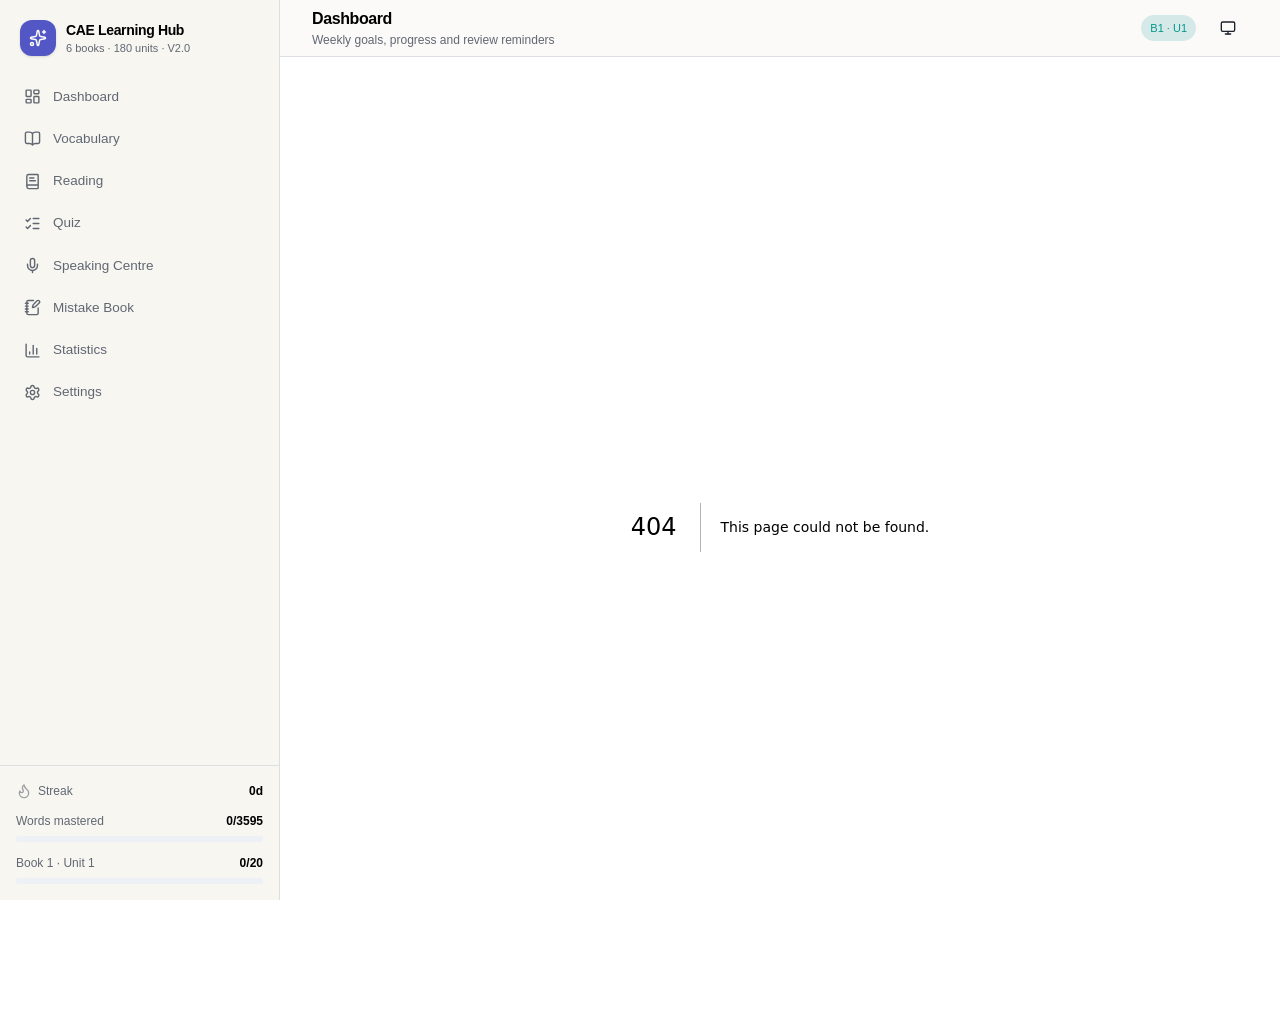
<file: 404/index.html>
<!DOCTYPE html><!--sQaXGURDKh_XeQmK6YHEV--><html lang="en"><head><meta charSet="utf-8"/><meta name="viewport" content="width=device-width, initial-scale=1, maximum-scale=5, viewport-fit=cover"/><link rel="stylesheet" href="/_next/static/css/7c0bb10b21bc2a31.css" data-precedence="next"/><link rel="preload" as="script" fetchPriority="low" href="/_next/static/chunks/webpack-50bae058dd59f114.js"/><script src="/_next/static/chunks/4bd1b696-c023c6e3521b1417.js" async=""></script><script src="/_next/static/chunks/255-a85cef9cc3a04b12.js" async=""></script><script src="/_next/static/chunks/main-app-2f59a5706e53aa98.js" async=""></script><script src="/_next/static/chunks/350-a9400051d61d6597.js" async=""></script><script src="/_next/static/chunks/845-b3952e5370cbb8ce.js" async=""></script><script src="/_next/static/chunks/app/layout-67ecf5b2a24dfc43.js" async=""></script><meta name="robots" content="noindex"/><meta name="apple-mobile-web-app-capable" content="yes"/><title>404: This page could not be found.</title><meta name="theme-color" media="(prefers-color-scheme: light)" content="#faf9f6"/><meta name="theme-color" media="(prefers-color-scheme: dark)" content="#14161c"/><title>CAE Learning Hub · 4000 Essential English Words 1–6</title><meta name="description" content="A CAE learning workspace for 4000 Essential English Words, 2nd edition, Books 1–6 — 180 units, 3595 distinct words. Vocabulary, reading, quiz, speaking and spaced repetition."/><meta name="application-name" content="CAE Learning Hub"/><link rel="manifest" href="/manifest.webmanifest"/><meta name="format-detection" content="telephone=no"/><meta name="mobile-web-app-capable" content="yes"/><meta name="apple-mobile-web-app-title" content="CAE Hub"/><meta name="apple-mobile-web-app-status-bar-style" content="default"/><link rel="icon" href="/favicon.ico" type="image/x-icon" sizes="16x16"/><link rel="icon" href="/icons/favicon-64.png" sizes="64x64" type="image/png"/><link rel="icon" href="/icons/icon-192.png" sizes="192x192" type="image/png"/><link rel="icon" href="/icons/icon-512.png" sizes="512x512" type="image/png"/><link rel="apple-touch-icon" href="/icons/apple-touch-icon.png" sizes="180x180"/><script>(function(){try{
var raw=localStorage.getItem("cae-learning-hub:v1");
var s=raw?JSON.parse(raw).settings||{}:{};
var t=s.theme||"system";
var dark=t==="dark"||(t==="system"&&window.matchMedia("(prefers-color-scheme: dark)").matches);
var r=document.documentElement;
r.classList.toggle("dark",dark);
r.style.colorScheme=dark?"dark":"light";
if(s.fontScale)r.style.setProperty("--app-font-scale",String(s.fontScale));
if(s.readingWidth)r.style.setProperty("--reading-width",s.readingWidth+"px");
}catch(e){}})();</script><script src="/_next/static/chunks/polyfills-42372ed130431b0a.js" noModule=""></script></head><body class="antialiased"><div hidden=""><!--$--><!--/$--></div><div class="px-safe lg:grid lg:grid-cols-[264px_minmax(0,1fr)] xl:grid-cols-[280px_minmax(0,1fr)]"><aside class="pt-safe sticky top-0 hidden h-dvh shrink-0 flex-col border-r border-border bg-surface lg:flex"><div class="flex items-center gap-2.5 px-5 py-5"><span class="grid size-9 place-items-center rounded-lg bg-primary text-primary-foreground shadow-sm"><svg xmlns="http://www.w3.org/2000/svg" width="24" height="24" viewBox="0 0 24 24" fill="none" stroke="currentColor" stroke-width="2" stroke-linecap="round" stroke-linejoin="round" class="lucide lucide-sparkles lucide-stars size-[18px]" aria-hidden="true"><path d="M11.017 2.814a1 1 0 0 1 1.966 0l1.051 5.558a2 2 0 0 0 1.594 1.594l5.558 1.051a1 1 0 0 1 0 1.966l-5.558 1.051a2 2 0 0 0-1.594 1.594l-1.051 5.558a1 1 0 0 1-1.966 0l-1.051-5.558a2 2 0 0 0-1.594-1.594l-5.558-1.051a1 1 0 0 1 0-1.966l5.558-1.051a2 2 0 0 0 1.594-1.594z"></path><path d="M20 2v4"></path><path d="M22 4h-4"></path><circle cx="4" cy="20" r="2"></circle></svg></span><div class="min-w-0"><p class="truncate text-sm font-semibold tracking-tight">CAE Learning Hub</p><p class="text-[11px] text-muted-foreground">6<!-- --> books · <!-- -->180<!-- --> units · V2.0</p></div></div><nav class="flex-1 space-y-0.5 overflow-y-auto px-3 pb-4"><a class="group flex items-center gap-3 rounded-lg px-3 py-2.5 text-[13.5px] font-medium transition-colors text-muted-foreground hover:bg-card/70 hover:text-foreground" href="/"><svg xmlns="http://www.w3.org/2000/svg" width="24" height="24" viewBox="0 0 24 24" fill="none" stroke="currentColor" stroke-width="2" stroke-linecap="round" stroke-linejoin="round" class="lucide lucide-layout-dashboard size-[17px] shrink-0" aria-hidden="true"><rect width="7" height="9" x="3" y="3" rx="1"></rect><rect width="7" height="5" x="14" y="3" rx="1"></rect><rect width="7" height="9" x="14" y="12" rx="1"></rect><rect width="7" height="5" x="3" y="16" rx="1"></rect></svg><span class="flex-1 truncate">Dashboard</span></a><a class="group flex items-center gap-3 rounded-lg px-3 py-2.5 text-[13.5px] font-medium transition-colors text-muted-foreground hover:bg-card/70 hover:text-foreground" href="/vocabulary/"><svg xmlns="http://www.w3.org/2000/svg" width="24" height="24" viewBox="0 0 24 24" fill="none" stroke="currentColor" stroke-width="2" stroke-linecap="round" stroke-linejoin="round" class="lucide lucide-book-open size-[17px] shrink-0" aria-hidden="true"><path d="M12 5v16"></path><path d="M20.001 19A2 2 0 0022 17V5a2 2 0 00-1.999-2L16 3.002A5 5 0 0012 5a5 5 0 00-4-2H4a2 2 0 00-2 2v12a2 2 0 001.999 2H8a5 5 0 014 2 5 5 0 014-2z"></path></svg><span class="flex-1 truncate">Vocabulary</span></a><a class="group flex items-center gap-3 rounded-lg px-3 py-2.5 text-[13.5px] font-medium transition-colors text-muted-foreground hover:bg-card/70 hover:text-foreground" href="/reading/"><svg xmlns="http://www.w3.org/2000/svg" width="24" height="24" viewBox="0 0 24 24" fill="none" stroke="currentColor" stroke-width="2" stroke-linecap="round" stroke-linejoin="round" class="lucide lucide-book-text size-[17px] shrink-0" aria-hidden="true"><path d="M4 19.5v-15A2.5 2.5 0 0 1 6.5 2H19a1 1 0 0 1 1 1v18a1 1 0 0 1-1 1H6.5a1 1 0 0 1 0-5H20"></path><path d="M8 11h8"></path><path d="M8 7h6"></path></svg><span class="flex-1 truncate">Reading</span></a><a class="group flex items-center gap-3 rounded-lg px-3 py-2.5 text-[13.5px] font-medium transition-colors text-muted-foreground hover:bg-card/70 hover:text-foreground" href="/quiz/"><svg xmlns="http://www.w3.org/2000/svg" width="24" height="24" viewBox="0 0 24 24" fill="none" stroke="currentColor" stroke-width="2" stroke-linecap="round" stroke-linejoin="round" class="lucide lucide-list-checks size-[17px] shrink-0" aria-hidden="true"><path d="M13 5h8"></path><path d="M13 12h8"></path><path d="M13 19h8"></path><path d="m3 17 2 2 4-4"></path><path d="m3 7 2 2 4-4"></path></svg><span class="flex-1 truncate">Quiz</span></a><a class="group flex items-center gap-3 rounded-lg px-3 py-2.5 text-[13.5px] font-medium transition-colors text-muted-foreground hover:bg-card/70 hover:text-foreground" href="/speaking/"><svg xmlns="http://www.w3.org/2000/svg" width="24" height="24" viewBox="0 0 24 24" fill="none" stroke="currentColor" stroke-width="2" stroke-linecap="round" stroke-linejoin="round" class="lucide lucide-mic size-[17px] shrink-0" aria-hidden="true"><path d="M12 19v3"></path><path d="M19 10v2a7 7 0 0 1-14 0v-2"></path><rect x="9" y="2" width="6" height="13" rx="3"></rect></svg><span class="flex-1 truncate">Speaking Centre</span></a><a class="group flex items-center gap-3 rounded-lg px-3 py-2.5 text-[13.5px] font-medium transition-colors text-muted-foreground hover:bg-card/70 hover:text-foreground" href="/mistakes/"><svg xmlns="http://www.w3.org/2000/svg" width="24" height="24" viewBox="0 0 24 24" fill="none" stroke="currentColor" stroke-width="2" stroke-linecap="round" stroke-linejoin="round" class="lucide lucide-notebook-pen size-[17px] shrink-0" aria-hidden="true"><path d="M13.4 2H6a2 2 0 0 0-2 2v16a2 2 0 0 0 2 2h12a2 2 0 0 0 2-2v-7.4"></path><path d="M2 6h4"></path><path d="M2 10h4"></path><path d="M2 14h4"></path><path d="M2 18h4"></path><path d="M21.378 5.626a1 1 0 1 0-3.004-3.004l-5.01 5.012a2 2 0 0 0-.506.854l-.837 2.87a.5.5 0 0 0 .62.62l2.87-.837a2 2 0 0 0 .854-.506z"></path></svg><span class="flex-1 truncate">Mistake Book</span></a><a class="group flex items-center gap-3 rounded-lg px-3 py-2.5 text-[13.5px] font-medium transition-colors text-muted-foreground hover:bg-card/70 hover:text-foreground" href="/statistics/"><svg xmlns="http://www.w3.org/2000/svg" width="24" height="24" viewBox="0 0 24 24" fill="none" stroke="currentColor" stroke-width="2" stroke-linecap="round" stroke-linejoin="round" class="lucide lucide-chart-column lucide-bar-chart-3 size-[17px] shrink-0" aria-hidden="true"><path d="M3 3v16a2 2 0 0 0 2 2h16"></path><path d="M18 17V9"></path><path d="M13 17V5"></path><path d="M8 17v-3"></path></svg><span class="flex-1 truncate">Statistics</span></a><a class="group flex items-center gap-3 rounded-lg px-3 py-2.5 text-[13.5px] font-medium transition-colors text-muted-foreground hover:bg-card/70 hover:text-foreground" href="/settings/"><svg xmlns="http://www.w3.org/2000/svg" width="24" height="24" viewBox="0 0 24 24" fill="none" stroke="currentColor" stroke-width="2" stroke-linecap="round" stroke-linejoin="round" class="lucide lucide-settings size-[17px] shrink-0" aria-hidden="true"><path d="M9.671 4.136a2.34 2.34 0 0 1 4.659 0 2.34 2.34 0 0 0 3.319 1.915 2.34 2.34 0 0 1 2.33 4.033 2.34 2.34 0 0 0 0 3.831 2.34 2.34 0 0 1-2.33 4.033 2.34 2.34 0 0 0-3.319 1.915 2.34 2.34 0 0 1-4.659 0 2.34 2.34 0 0 0-3.32-1.915 2.34 2.34 0 0 1-2.33-4.033 2.34 2.34 0 0 0 0-3.831A2.34 2.34 0 0 1 6.35 6.051a2.34 2.34 0 0 0 3.319-1.915"></path><circle cx="12" cy="12" r="3"></circle></svg><span class="flex-1 truncate">Settings</span></a></nav><div class="space-y-3 border-t border-border p-4"><div class="flex items-center justify-between text-[12px]"><span class="inline-flex items-center gap-1.5 font-medium text-muted-foreground"><svg xmlns="http://www.w3.org/2000/svg" width="24" height="24" viewBox="0 0 24 24" fill="none" stroke="currentColor" stroke-width="2" stroke-linecap="round" stroke-linejoin="round" class="lucide lucide-flame size-4 text-muted-foreground/60" aria-hidden="true"><path d="M12 3q1 4 4 6.5t3 5.5a1 1 0 0 1-14 0 5 5 0 0 1 1-3 1 1 0 0 0 5 0c0-2-1.5-3-1.5-5q0-2 2.5-4"></path></svg>Streak</span><span class="tabnum font-semibold">0<!-- -->d</span></div><div><div class="flex items-center justify-between text-[12px]"><span class="font-medium text-muted-foreground">Words mastered</span><span class="tabnum font-semibold">0<!-- -->/<!-- -->3595</span></div><div class="mt-1.5 h-1.5 w-full overflow-hidden rounded-full bg-muted"><div class="h-full rounded-full bg-primary transition-[width] duration-500" style="width:0%"></div></div></div><div><div class="flex items-center justify-between text-[12px]"><span class="font-medium text-muted-foreground">Book <!-- -->1<!-- --> · Unit <!-- -->1</span><span class="tabnum font-semibold">0<!-- -->/<!-- -->20</span></div><div class="mt-1.5 h-1.5 w-full overflow-hidden rounded-full bg-muted"><div class="h-full rounded-full bg-accent transition-[width] duration-500" style="width:0%"></div></div></div></div></aside><div class="flex min-h-dvh flex-col"><header class="pt-safe sticky top-0 z-30 border-b border-border bg-background/85 backdrop-blur-md"><div class="flex h-14 items-center gap-3 px-4 sm:px-6 lg:px-8"><div class="min-w-0 flex-1"><h1 class="truncate text-[15px] font-semibold tracking-tight lg:text-base">Dashboard</h1><p class="hidden truncate text-[12px] text-muted-foreground sm:block">Weekly goals, progress and review reminders</p></div><span class="items-center gap-1 rounded-full border px-2 py-0.5 text-[11px] font-medium leading-5 whitespace-nowrap [&amp;_svg]:size-3 border-transparent bg-accent/15 text-accent hidden md:inline-flex">B<!-- -->1<!-- --> · U<!-- -->1</span><button class="inline-flex items-center justify-center gap-2 whitespace-nowrap rounded-lg text-sm font-medium transition-[background-color,color,box-shadow,transform] duration-150 disabled:pointer-events-none disabled:opacity-45 active:translate-y-px [&amp;_svg]:pointer-events-none [&amp;_svg]:shrink-0 text-foreground hover:bg-muted/70 size-10 [&amp;_svg]:size-4" title="Theme: system" aria-label="Switch theme"><svg xmlns="http://www.w3.org/2000/svg" width="24" height="24" viewBox="0 0 24 24" fill="none" stroke="currentColor" stroke-width="2" stroke-linecap="round" stroke-linejoin="round" class="lucide lucide-monitor" aria-hidden="true"><rect width="20" height="14" x="2" y="3" rx="2"></rect><line x1="8" x2="16" y1="21" y2="21"></line><line x1="12" x2="12" y1="17" y2="21"></line></svg></button></div></header><main class="flex-1 px-4 pb-28 pt-5 sm:px-6 lg:px-8 lg:pb-12"><div class="mx-auto w-full max-w-[1180px]"><div style="font-family:system-ui,&quot;Segoe UI&quot;,Roboto,Helvetica,Arial,sans-serif,&quot;Apple Color Emoji&quot;,&quot;Segoe UI Emoji&quot;;height:100vh;text-align:center;display:flex;flex-direction:column;align-items:center;justify-content:center"><div><style>body{color:#000;background:#fff;margin:0}.next-error-h1{border-right:1px solid rgba(0,0,0,.3)}@media (prefers-color-scheme:dark){body{color:#fff;background:#000}.next-error-h1{border-right:1px solid rgba(255,255,255,.3)}}</style><h1 class="next-error-h1" style="display:inline-block;margin:0 20px 0 0;padding:0 23px 0 0;font-size:24px;font-weight:500;vertical-align:top;line-height:49px">404</h1><div style="display:inline-block"><h2 style="font-size:14px;font-weight:400;line-height:49px;margin:0">This page could not be found.</h2></div></div></div><!--$--><!--/$--></div></main></div><nav class="pb-safe px-safe fixed inset-x-0 bottom-0 z-40 border-t border-border bg-card/95 backdrop-blur-md lg:hidden"><div class="grid grid-cols-5"><a class="flex flex-col items-center gap-1 py-2.5 text-[10.5px] font-medium transition-colors text-muted-foreground" href="/"><svg xmlns="http://www.w3.org/2000/svg" width="24" height="24" viewBox="0 0 24 24" fill="none" stroke="currentColor" stroke-width="2" stroke-linecap="round" stroke-linejoin="round" class="lucide lucide-layout-dashboard size-5" aria-hidden="true"><rect width="7" height="9" x="3" y="3" rx="1"></rect><rect width="7" height="5" x="14" y="3" rx="1"></rect><rect width="7" height="9" x="14" y="12" rx="1"></rect><rect width="7" height="5" x="3" y="16" rx="1"></rect></svg>Home</a><a class="flex flex-col items-center gap-1 py-2.5 text-[10.5px] font-medium transition-colors text-muted-foreground" href="/vocabulary/"><svg xmlns="http://www.w3.org/2000/svg" width="24" height="24" viewBox="0 0 24 24" fill="none" stroke="currentColor" stroke-width="2" stroke-linecap="round" stroke-linejoin="round" class="lucide lucide-book-open size-5" aria-hidden="true"><path d="M12 5v16"></path><path d="M20.001 19A2 2 0 0022 17V5a2 2 0 00-1.999-2L16 3.002A5 5 0 0012 5a5 5 0 00-4-2H4a2 2 0 00-2 2v12a2 2 0 001.999 2H8a5 5 0 014 2 5 5 0 014-2z"></path></svg>Vocab</a><a class="flex flex-col items-center gap-1 py-2.5 text-[10.5px] font-medium transition-colors text-muted-foreground" href="/reading/"><svg xmlns="http://www.w3.org/2000/svg" width="24" height="24" viewBox="0 0 24 24" fill="none" stroke="currentColor" stroke-width="2" stroke-linecap="round" stroke-linejoin="round" class="lucide lucide-book-text size-5" aria-hidden="true"><path d="M4 19.5v-15A2.5 2.5 0 0 1 6.5 2H19a1 1 0 0 1 1 1v18a1 1 0 0 1-1 1H6.5a1 1 0 0 1 0-5H20"></path><path d="M8 11h8"></path><path d="M8 7h6"></path></svg>Reading</a><a class="flex flex-col items-center gap-1 py-2.5 text-[10.5px] font-medium transition-colors text-muted-foreground" href="/quiz/"><svg xmlns="http://www.w3.org/2000/svg" width="24" height="24" viewBox="0 0 24 24" fill="none" stroke="currentColor" stroke-width="2" stroke-linecap="round" stroke-linejoin="round" class="lucide lucide-list-checks size-5" aria-hidden="true"><path d="M13 5h8"></path><path d="M13 12h8"></path><path d="M13 19h8"></path><path d="m3 17 2 2 4-4"></path><path d="m3 7 2 2 4-4"></path></svg>Quiz</a><button class="relative flex flex-col items-center gap-1 py-2.5 text-[10.5px] font-medium text-muted-foreground" aria-label="More sections" type="button" aria-haspopup="dialog" aria-expanded="false" data-state="closed"><svg xmlns="http://www.w3.org/2000/svg" width="24" height="24" viewBox="0 0 24 24" fill="none" stroke="currentColor" stroke-width="2" stroke-linecap="round" stroke-linejoin="round" class="lucide lucide-ellipsis lucide-more-horizontal size-5" aria-hidden="true"><circle cx="12" cy="12" r="1"></circle><circle cx="19" cy="12" r="1"></circle><circle cx="5" cy="12" r="1"></circle></svg>More</button></div></nav></div><script src="/_next/static/chunks/webpack-50bae058dd59f114.js" id="_R_" async=""></script><script>(self.__next_f=self.__next_f||[]).push([0])</script><script>self.__next_f.push([1,"1:\"$Sreact.fragment\"\n2:I[2288,[\"350\",\"static/chunks/350-a9400051d61d6597.js\",\"845\",\"static/chunks/845-b3952e5370cbb8ce.js\",\"177\",\"static/chunks/app/layout-67ecf5b2a24dfc43.js\"],\"THEME_BOOTSTRAP_SCRIPT\"]\n3:I[9466,[\"350\",\"static/chunks/350-a9400051d61d6597.js\",\"845\",\"static/chunks/845-b3952e5370cbb8ce.js\",\"177\",\"static/chunks/app/layout-67ecf5b2a24dfc43.js\"],\"StoreProvider\"]\n4:I[2288,[\"350\",\"static/chunks/350-a9400051d61d6597.js\",\"845\",\"static/chunks/845-b3952e5370cbb8ce.js\",\"177\",\"static/chunks/app/layout-67ecf5b2a24dfc43.js\"],\"ThemeSync\"]\n5:I[8845,[\"350\",\"static/chunks/350-a9400051d61d6597.js\",\"845\",\"static/chunks/845-b3952e5370cbb8ce.js\",\"177\",\"static/chunks/app/layout-67ecf5b2a24dfc43.js\"],\"AppShell\"]\n6:I[9766,[],\"\"]\n7:I[8924,[],\"\"]\n8:I[6684,[\"350\",\"static/chunks/350-a9400051d61d6597.js\",\"845\",\"static/chunks/845-b3952e5370cbb8ce.js\",\"177\",\"static/chunks/app/layout-67ecf5b2a24dfc43.js\"],\"ServiceWorkerRegistrar\"]\n9:I[4431,[],\"OutletBoundary\"]\nb:I[5278,[],\"AsyncMetadataOutlet\"]\nd:I[4431,[],\"ViewportBoundary\"]\nf:I[4431,[],\"MetadataBoundary\"]\n10:\"$Sreact.suspense\"\n12:I[7150,[],\"\"]\n:HL[\"/_next/static/css/7c0bb10b21bc2a31.css\",\"style\"]\n"])</script><script>self.__next_f.push([1,"0:{\"P\":null,\"b\":\"sQaXGURDKh-XeQmK6YHEV\",\"p\":\"\",\"c\":[\"\",\"_not-found\",\"\"],\"i\":false,\"f\":[[[\"\",{\"children\":[\"/_not-found\",{\"children\":[\"__PAGE__\",{}]}]},\"$undefined\",\"$undefined\",true],[\"\",[\"$\",\"$1\",\"c\",{\"children\":[[[\"$\",\"link\",\"0\",{\"rel\":\"stylesheet\",\"href\":\"/_next/static/css/7c0bb10b21bc2a31.css\",\"precedence\":\"next\",\"crossOrigin\":\"$undefined\",\"nonce\":\"$undefined\"}]],[\"$\",\"html\",null,{\"lang\":\"en\",\"suppressHydrationWarning\":true,\"children\":[[\"$\",\"head\",null,{\"children\":[[\"$\",\"script\",null,{\"dangerouslySetInnerHTML\":{\"__html\":\"$2\"}}],[\"$\",\"meta\",null,{\"name\":\"apple-mobile-web-app-capable\",\"content\":\"yes\"}]]}],[\"$\",\"body\",null,{\"className\":\"antialiased\",\"children\":[[\"$\",\"$L3\",null,{\"children\":[[\"$\",\"$L4\",null,{}],[\"$\",\"$L5\",null,{\"children\":[\"$\",\"$L6\",null,{\"parallelRouterKey\":\"children\",\"error\":\"$undefined\",\"errorStyles\":\"$undefined\",\"errorScripts\":\"$undefined\",\"template\":[\"$\",\"$L7\",null,{}],\"templateStyles\":\"$undefined\",\"templateScripts\":\"$undefined\",\"notFound\":\"$undefined\",\"forbidden\":\"$undefined\",\"unauthorized\":\"$undefined\"}]}]]}],[\"$\",\"$L8\",null,{}]]}]]}]]}],{\"children\":[\"/_not-found\",[\"$\",\"$1\",\"c\",{\"children\":[null,[\"$\",\"$L6\",null,{\"parallelRouterKey\":\"children\",\"error\":\"$undefined\",\"errorStyles\":\"$undefined\",\"errorScripts\":\"$undefined\",\"template\":[\"$\",\"$L7\",null,{}],\"templateStyles\":\"$undefined\",\"templateScripts\":\"$undefined\",\"notFound\":\"$undefined\",\"forbidden\":\"$undefined\",\"unauthorized\":\"$undefined\"}]]}],{\"children\":[\"__PAGE__\",[\"$\",\"$1\",\"c\",{\"children\":[[[\"$\",\"title\",null,{\"children\":\"404: This page could not be found.\"}],[\"$\",\"div\",null,{\"style\":{\"fontFamily\":\"system-ui,\\\"Segoe UI\\\",Roboto,Helvetica,Arial,sans-serif,\\\"Apple Color Emoji\\\",\\\"Segoe UI Emoji\\\"\",\"height\":\"100vh\",\"textAlign\":\"center\",\"display\":\"flex\",\"flexDirection\":\"column\",\"alignItems\":\"center\",\"justifyContent\":\"center\"},\"children\":[\"$\",\"div\",null,{\"children\":[[\"$\",\"style\",null,{\"dangerouslySetInnerHTML\":{\"__html\":\"body{color:#000;background:#fff;margin:0}.next-error-h1{border-right:1px solid rgba(0,0,0,.3)}@media (prefers-color-scheme:dark){body{color:#fff;background:#000}.next-error-h1{border-right:1px solid rgba(255,255,255,.3)}}\"}}],[\"$\",\"h1\",null,{\"className\":\"next-error-h1\",\"style\":{\"display\":\"inline-block\",\"margin\":\"0 20px 0 0\",\"padding\":\"0 23px 0 0\",\"fontSize\":24,\"fontWeight\":500,\"verticalAlign\":\"top\",\"lineHeight\":\"49px\"},\"children\":404}],[\"$\",\"div\",null,{\"style\":{\"display\":\"inline-block\"},\"children\":[\"$\",\"h2\",null,{\"style\":{\"fontSize\":14,\"fontWeight\":400,\"lineHeight\":\"49px\",\"margin\":0},\"children\":\"This page could not be found.\"}]}]]}]}]],null,[\"$\",\"$L9\",null,{\"children\":[\"$La\",[\"$\",\"$Lb\",null,{\"promise\":\"$@c\"}]]}]]}],{},null,false]},null,false]},null,false],[\"$\",\"$1\",\"h\",{\"children\":[[\"$\",\"meta\",null,{\"name\":\"robots\",\"content\":\"noindex\"}],[[\"$\",\"$Ld\",null,{\"children\":\"$Le\"}],null],[\"$\",\"$Lf\",null,{\"children\":[\"$\",\"div\",null,{\"hidden\":true,\"children\":[\"$\",\"$10\",null,{\"fallback\":null,\"children\":\"$L11\"}]}]}]]}],false]],\"m\":\"$undefined\",\"G\":[\"$12\",[]],\"s\":false,\"S\":true}\n"])</script><script>self.__next_f.push([1,"e:[[\"$\",\"meta\",\"0\",{\"charSet\":\"utf-8\"}],[\"$\",\"meta\",\"1\",{\"name\":\"viewport\",\"content\":\"width=device-width, initial-scale=1, maximum-scale=5, viewport-fit=cover\"}],[\"$\",\"meta\",\"2\",{\"name\":\"theme-color\",\"media\":\"(prefers-color-scheme: light)\",\"content\":\"#faf9f6\"}],[\"$\",\"meta\",\"3\",{\"name\":\"theme-color\",\"media\":\"(prefers-color-scheme: dark)\",\"content\":\"#14161c\"}]]\na:null\n"])</script><script>self.__next_f.push([1,"13:I[622,[],\"IconMark\"]\n"])</script><script>self.__next_f.push([1,"c:{\"metadata\":[[\"$\",\"title\",\"0\",{\"children\":\"CAE Learning Hub · 4000 Essential English Words 1–6\"}],[\"$\",\"meta\",\"1\",{\"name\":\"description\",\"content\":\"A CAE learning workspace for 4000 Essential English Words, 2nd edition, Books 1–6 — 180 units, 3595 distinct words. Vocabulary, reading, quiz, speaking and spaced repetition.\"}],[\"$\",\"meta\",\"2\",{\"name\":\"application-name\",\"content\":\"CAE Learning Hub\"}],[\"$\",\"link\",\"3\",{\"rel\":\"manifest\",\"href\":\"/manifest.webmanifest\",\"crossOrigin\":\"$undefined\"}],[\"$\",\"meta\",\"4\",{\"name\":\"format-detection\",\"content\":\"telephone=no\"}],[\"$\",\"meta\",\"5\",{\"name\":\"mobile-web-app-capable\",\"content\":\"yes\"}],[\"$\",\"meta\",\"6\",{\"name\":\"apple-mobile-web-app-title\",\"content\":\"CAE Hub\"}],[\"$\",\"meta\",\"7\",{\"name\":\"apple-mobile-web-app-status-bar-style\",\"content\":\"default\"}],[\"$\",\"link\",\"8\",{\"rel\":\"icon\",\"href\":\"/favicon.ico\",\"type\":\"image/x-icon\",\"sizes\":\"16x16\"}],[\"$\",\"link\",\"9\",{\"rel\":\"icon\",\"href\":\"/icons/favicon-64.png\",\"sizes\":\"64x64\",\"type\":\"image/png\"}],[\"$\",\"link\",\"10\",{\"rel\":\"icon\",\"href\":\"/icons/icon-192.png\",\"sizes\":\"192x192\",\"type\":\"image/png\"}],[\"$\",\"link\",\"11\",{\"rel\":\"icon\",\"href\":\"/icons/icon-512.png\",\"sizes\":\"512x512\",\"type\":\"image/png\"}],[\"$\",\"link\",\"12\",{\"rel\":\"apple-touch-icon\",\"href\":\"/icons/apple-touch-icon.png\",\"sizes\":\"180x180\"}],[\"$\",\"$L13\",\"13\",{}]],\"error\":null,\"digest\":\"$undefined\"}\n"])</script><script>self.__next_f.push([1,"11:\"$c:metadata\"\n"])</script></body></html>
</file>
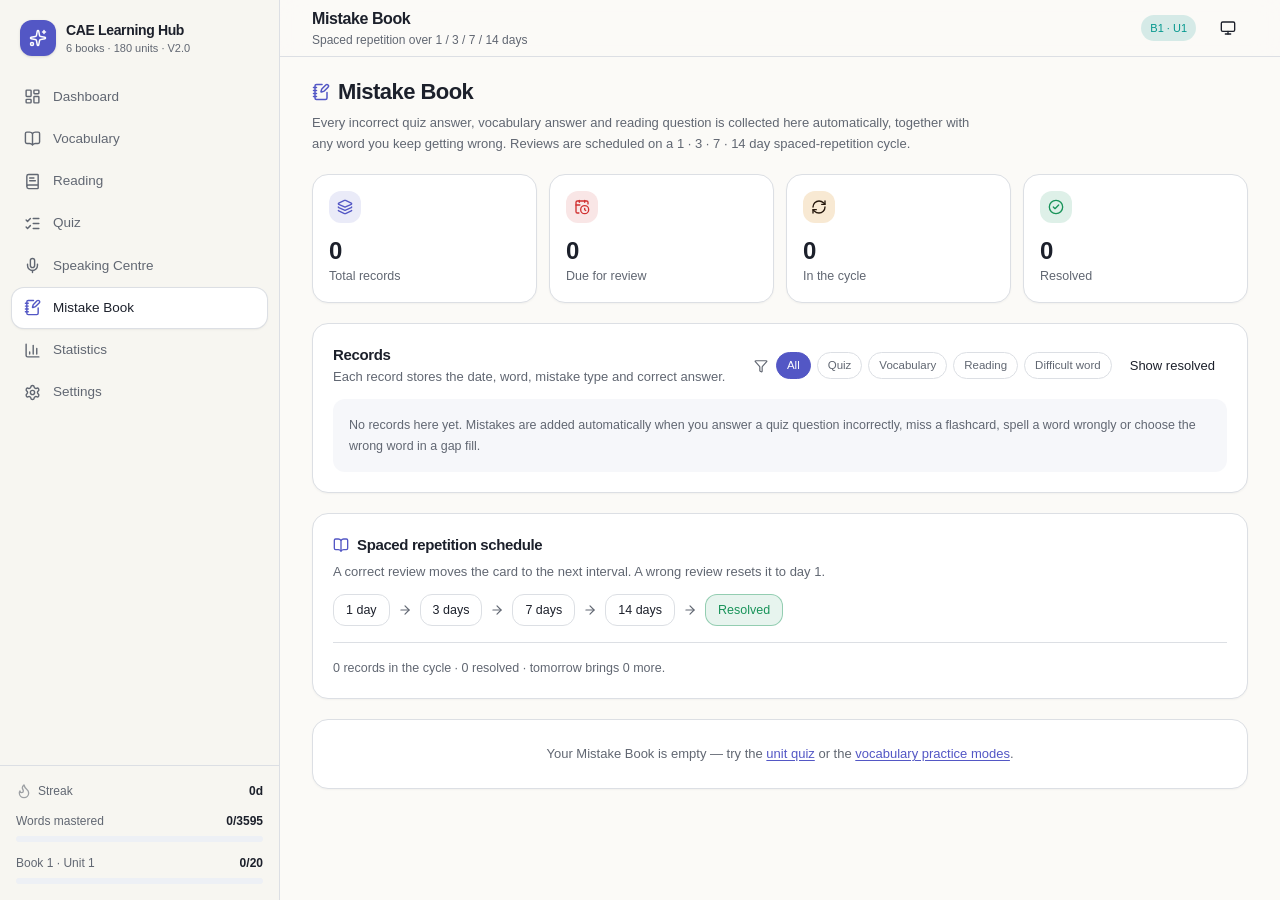
<file: mistakes/index.html>
<!DOCTYPE html><!--sQaXGURDKh_XeQmK6YHEV--><html lang="en"><head><meta charSet="utf-8"/><meta name="viewport" content="width=device-width, initial-scale=1, maximum-scale=5, viewport-fit=cover"/><link rel="stylesheet" href="/_next/static/css/7c0bb10b21bc2a31.css" data-precedence="next"/><link rel="preload" as="script" fetchPriority="low" href="/_next/static/chunks/webpack-50bae058dd59f114.js"/><script src="/_next/static/chunks/4bd1b696-c023c6e3521b1417.js" async=""></script><script src="/_next/static/chunks/255-a85cef9cc3a04b12.js" async=""></script><script src="/_next/static/chunks/main-app-2f59a5706e53aa98.js" async=""></script><script src="/_next/static/chunks/350-a9400051d61d6597.js" async=""></script><script src="/_next/static/chunks/845-b3952e5370cbb8ce.js" async=""></script><script src="/_next/static/chunks/app/layout-67ecf5b2a24dfc43.js" async=""></script><script src="/_next/static/chunks/127-c5cc78974f41c179.js" async=""></script><script src="/_next/static/chunks/646-c09df6d490c7efd1.js" async=""></script><script src="/_next/static/chunks/app/mistakes/page-1f171a1e31dce441.js" async=""></script><meta name="apple-mobile-web-app-capable" content="yes"/><meta name="theme-color" media="(prefers-color-scheme: light)" content="#faf9f6"/><meta name="theme-color" media="(prefers-color-scheme: dark)" content="#14161c"/><title>CAE Learning Hub · 4000 Essential English Words 1–6</title><meta name="description" content="A CAE learning workspace for 4000 Essential English Words, 2nd edition, Books 1–6 — 180 units, 3595 distinct words. Vocabulary, reading, quiz, speaking and spaced repetition."/><meta name="application-name" content="CAE Learning Hub"/><link rel="manifest" href="/manifest.webmanifest"/><meta name="format-detection" content="telephone=no"/><meta name="mobile-web-app-capable" content="yes"/><meta name="apple-mobile-web-app-title" content="CAE Hub"/><meta name="apple-mobile-web-app-status-bar-style" content="default"/><link rel="icon" href="/favicon.ico" type="image/x-icon" sizes="16x16"/><link rel="icon" href="/icons/favicon-64.png" sizes="64x64" type="image/png"/><link rel="icon" href="/icons/icon-192.png" sizes="192x192" type="image/png"/><link rel="icon" href="/icons/icon-512.png" sizes="512x512" type="image/png"/><link rel="apple-touch-icon" href="/icons/apple-touch-icon.png" sizes="180x180"/><script>(function(){try{
var raw=localStorage.getItem("cae-learning-hub:v1");
var s=raw?JSON.parse(raw).settings||{}:{};
var t=s.theme||"system";
var dark=t==="dark"||(t==="system"&&window.matchMedia("(prefers-color-scheme: dark)").matches);
var r=document.documentElement;
r.classList.toggle("dark",dark);
r.style.colorScheme=dark?"dark":"light";
if(s.fontScale)r.style.setProperty("--app-font-scale",String(s.fontScale));
if(s.readingWidth)r.style.setProperty("--reading-width",s.readingWidth+"px");
}catch(e){}})();</script><script src="/_next/static/chunks/polyfills-42372ed130431b0a.js" noModule=""></script></head><body class="antialiased"><div hidden=""><!--$--><!--/$--></div><div class="px-safe lg:grid lg:grid-cols-[264px_minmax(0,1fr)] xl:grid-cols-[280px_minmax(0,1fr)]"><aside class="pt-safe sticky top-0 hidden h-dvh shrink-0 flex-col border-r border-border bg-surface lg:flex"><div class="flex items-center gap-2.5 px-5 py-5"><span class="grid size-9 place-items-center rounded-lg bg-primary text-primary-foreground shadow-sm"><svg xmlns="http://www.w3.org/2000/svg" width="24" height="24" viewBox="0 0 24 24" fill="none" stroke="currentColor" stroke-width="2" stroke-linecap="round" stroke-linejoin="round" class="lucide lucide-sparkles lucide-stars size-[18px]" aria-hidden="true"><path d="M11.017 2.814a1 1 0 0 1 1.966 0l1.051 5.558a2 2 0 0 0 1.594 1.594l5.558 1.051a1 1 0 0 1 0 1.966l-5.558 1.051a2 2 0 0 0-1.594 1.594l-1.051 5.558a1 1 0 0 1-1.966 0l-1.051-5.558a2 2 0 0 0-1.594-1.594l-5.558-1.051a1 1 0 0 1 0-1.966l5.558-1.051a2 2 0 0 0 1.594-1.594z"></path><path d="M20 2v4"></path><path d="M22 4h-4"></path><circle cx="4" cy="20" r="2"></circle></svg></span><div class="min-w-0"><p class="truncate text-sm font-semibold tracking-tight">CAE Learning Hub</p><p class="text-[11px] text-muted-foreground">6<!-- --> books · <!-- -->180<!-- --> units · V2.0</p></div></div><nav class="flex-1 space-y-0.5 overflow-y-auto px-3 pb-4"><a class="group flex items-center gap-3 rounded-lg px-3 py-2.5 text-[13.5px] font-medium transition-colors text-muted-foreground hover:bg-card/70 hover:text-foreground" href="/"><svg xmlns="http://www.w3.org/2000/svg" width="24" height="24" viewBox="0 0 24 24" fill="none" stroke="currentColor" stroke-width="2" stroke-linecap="round" stroke-linejoin="round" class="lucide lucide-layout-dashboard size-[17px] shrink-0" aria-hidden="true"><rect width="7" height="9" x="3" y="3" rx="1"></rect><rect width="7" height="5" x="14" y="3" rx="1"></rect><rect width="7" height="9" x="14" y="12" rx="1"></rect><rect width="7" height="5" x="3" y="16" rx="1"></rect></svg><span class="flex-1 truncate">Dashboard</span></a><a class="group flex items-center gap-3 rounded-lg px-3 py-2.5 text-[13.5px] font-medium transition-colors text-muted-foreground hover:bg-card/70 hover:text-foreground" href="/vocabulary/"><svg xmlns="http://www.w3.org/2000/svg" width="24" height="24" viewBox="0 0 24 24" fill="none" stroke="currentColor" stroke-width="2" stroke-linecap="round" stroke-linejoin="round" class="lucide lucide-book-open size-[17px] shrink-0" aria-hidden="true"><path d="M12 5v16"></path><path d="M20.001 19A2 2 0 0022 17V5a2 2 0 00-1.999-2L16 3.002A5 5 0 0012 5a5 5 0 00-4-2H4a2 2 0 00-2 2v12a2 2 0 001.999 2H8a5 5 0 014 2 5 5 0 014-2z"></path></svg><span class="flex-1 truncate">Vocabulary</span></a><a class="group flex items-center gap-3 rounded-lg px-3 py-2.5 text-[13.5px] font-medium transition-colors text-muted-foreground hover:bg-card/70 hover:text-foreground" href="/reading/"><svg xmlns="http://www.w3.org/2000/svg" width="24" height="24" viewBox="0 0 24 24" fill="none" stroke="currentColor" stroke-width="2" stroke-linecap="round" stroke-linejoin="round" class="lucide lucide-book-text size-[17px] shrink-0" aria-hidden="true"><path d="M4 19.5v-15A2.5 2.5 0 0 1 6.5 2H19a1 1 0 0 1 1 1v18a1 1 0 0 1-1 1H6.5a1 1 0 0 1 0-5H20"></path><path d="M8 11h8"></path><path d="M8 7h6"></path></svg><span class="flex-1 truncate">Reading</span></a><a class="group flex items-center gap-3 rounded-lg px-3 py-2.5 text-[13.5px] font-medium transition-colors text-muted-foreground hover:bg-card/70 hover:text-foreground" href="/quiz/"><svg xmlns="http://www.w3.org/2000/svg" width="24" height="24" viewBox="0 0 24 24" fill="none" stroke="currentColor" stroke-width="2" stroke-linecap="round" stroke-linejoin="round" class="lucide lucide-list-checks size-[17px] shrink-0" aria-hidden="true"><path d="M13 5h8"></path><path d="M13 12h8"></path><path d="M13 19h8"></path><path d="m3 17 2 2 4-4"></path><path d="m3 7 2 2 4-4"></path></svg><span class="flex-1 truncate">Quiz</span></a><a class="group flex items-center gap-3 rounded-lg px-3 py-2.5 text-[13.5px] font-medium transition-colors text-muted-foreground hover:bg-card/70 hover:text-foreground" href="/speaking/"><svg xmlns="http://www.w3.org/2000/svg" width="24" height="24" viewBox="0 0 24 24" fill="none" stroke="currentColor" stroke-width="2" stroke-linecap="round" stroke-linejoin="round" class="lucide lucide-mic size-[17px] shrink-0" aria-hidden="true"><path d="M12 19v3"></path><path d="M19 10v2a7 7 0 0 1-14 0v-2"></path><rect x="9" y="2" width="6" height="13" rx="3"></rect></svg><span class="flex-1 truncate">Speaking Centre</span></a><a class="group flex items-center gap-3 rounded-lg px-3 py-2.5 text-[13.5px] font-medium transition-colors bg-card text-foreground shadow-sm ring-1 ring-border" href="/mistakes/"><svg xmlns="http://www.w3.org/2000/svg" width="24" height="24" viewBox="0 0 24 24" fill="none" stroke="currentColor" stroke-width="2" stroke-linecap="round" stroke-linejoin="round" class="lucide lucide-notebook-pen size-[17px] shrink-0 text-primary" aria-hidden="true"><path d="M13.4 2H6a2 2 0 0 0-2 2v16a2 2 0 0 0 2 2h12a2 2 0 0 0 2-2v-7.4"></path><path d="M2 6h4"></path><path d="M2 10h4"></path><path d="M2 14h4"></path><path d="M2 18h4"></path><path d="M21.378 5.626a1 1 0 1 0-3.004-3.004l-5.01 5.012a2 2 0 0 0-.506.854l-.837 2.87a.5.5 0 0 0 .62.62l2.87-.837a2 2 0 0 0 .854-.506z"></path></svg><span class="flex-1 truncate">Mistake Book</span></a><a class="group flex items-center gap-3 rounded-lg px-3 py-2.5 text-[13.5px] font-medium transition-colors text-muted-foreground hover:bg-card/70 hover:text-foreground" href="/statistics/"><svg xmlns="http://www.w3.org/2000/svg" width="24" height="24" viewBox="0 0 24 24" fill="none" stroke="currentColor" stroke-width="2" stroke-linecap="round" stroke-linejoin="round" class="lucide lucide-chart-column lucide-bar-chart-3 size-[17px] shrink-0" aria-hidden="true"><path d="M3 3v16a2 2 0 0 0 2 2h16"></path><path d="M18 17V9"></path><path d="M13 17V5"></path><path d="M8 17v-3"></path></svg><span class="flex-1 truncate">Statistics</span></a><a class="group flex items-center gap-3 rounded-lg px-3 py-2.5 text-[13.5px] font-medium transition-colors text-muted-foreground hover:bg-card/70 hover:text-foreground" href="/settings/"><svg xmlns="http://www.w3.org/2000/svg" width="24" height="24" viewBox="0 0 24 24" fill="none" stroke="currentColor" stroke-width="2" stroke-linecap="round" stroke-linejoin="round" class="lucide lucide-settings size-[17px] shrink-0" aria-hidden="true"><path d="M9.671 4.136a2.34 2.34 0 0 1 4.659 0 2.34 2.34 0 0 0 3.319 1.915 2.34 2.34 0 0 1 2.33 4.033 2.34 2.34 0 0 0 0 3.831 2.34 2.34 0 0 1-2.33 4.033 2.34 2.34 0 0 0-3.319 1.915 2.34 2.34 0 0 1-4.659 0 2.34 2.34 0 0 0-3.32-1.915 2.34 2.34 0 0 1-2.33-4.033 2.34 2.34 0 0 0 0-3.831A2.34 2.34 0 0 1 6.35 6.051a2.34 2.34 0 0 0 3.319-1.915"></path><circle cx="12" cy="12" r="3"></circle></svg><span class="flex-1 truncate">Settings</span></a></nav><div class="space-y-3 border-t border-border p-4"><div class="flex items-center justify-between text-[12px]"><span class="inline-flex items-center gap-1.5 font-medium text-muted-foreground"><svg xmlns="http://www.w3.org/2000/svg" width="24" height="24" viewBox="0 0 24 24" fill="none" stroke="currentColor" stroke-width="2" stroke-linecap="round" stroke-linejoin="round" class="lucide lucide-flame size-4 text-muted-foreground/60" aria-hidden="true"><path d="M12 3q1 4 4 6.5t3 5.5a1 1 0 0 1-14 0 5 5 0 0 1 1-3 1 1 0 0 0 5 0c0-2-1.5-3-1.5-5q0-2 2.5-4"></path></svg>Streak</span><span class="tabnum font-semibold">0<!-- -->d</span></div><div><div class="flex items-center justify-between text-[12px]"><span class="font-medium text-muted-foreground">Words mastered</span><span class="tabnum font-semibold">0<!-- -->/<!-- -->3595</span></div><div class="mt-1.5 h-1.5 w-full overflow-hidden rounded-full bg-muted"><div class="h-full rounded-full bg-primary transition-[width] duration-500" style="width:0%"></div></div></div><div><div class="flex items-center justify-between text-[12px]"><span class="font-medium text-muted-foreground">Book <!-- -->1<!-- --> · Unit <!-- -->1</span><span class="tabnum font-semibold">0<!-- -->/<!-- -->20</span></div><div class="mt-1.5 h-1.5 w-full overflow-hidden rounded-full bg-muted"><div class="h-full rounded-full bg-accent transition-[width] duration-500" style="width:0%"></div></div></div></div></aside><div class="flex min-h-dvh flex-col"><header class="pt-safe sticky top-0 z-30 border-b border-border bg-background/85 backdrop-blur-md"><div class="flex h-14 items-center gap-3 px-4 sm:px-6 lg:px-8"><div class="min-w-0 flex-1"><h1 class="truncate text-[15px] font-semibold tracking-tight lg:text-base">Mistake Book</h1><p class="hidden truncate text-[12px] text-muted-foreground sm:block">Spaced repetition over 1 / 3 / 7 / 14 days</p></div><span class="items-center gap-1 rounded-full border px-2 py-0.5 text-[11px] font-medium leading-5 whitespace-nowrap [&amp;_svg]:size-3 border-transparent bg-accent/15 text-accent hidden md:inline-flex">B<!-- -->1<!-- --> · U<!-- -->1</span><button class="inline-flex items-center justify-center gap-2 whitespace-nowrap rounded-lg text-sm font-medium transition-[background-color,color,box-shadow,transform] duration-150 disabled:pointer-events-none disabled:opacity-45 active:translate-y-px [&amp;_svg]:pointer-events-none [&amp;_svg]:shrink-0 text-foreground hover:bg-muted/70 size-10 [&amp;_svg]:size-4" title="Theme: system" aria-label="Switch theme"><svg xmlns="http://www.w3.org/2000/svg" width="24" height="24" viewBox="0 0 24 24" fill="none" stroke="currentColor" stroke-width="2" stroke-linecap="round" stroke-linejoin="round" class="lucide lucide-monitor" aria-hidden="true"><rect width="20" height="14" x="2" y="3" rx="2"></rect><line x1="8" x2="16" y1="21" y2="21"></line><line x1="12" x2="12" y1="17" y2="21"></line></svg></button></div></header><main class="flex-1 px-4 pb-28 pt-5 sm:px-6 lg:px-8 lg:pb-12"><div class="mx-auto w-full max-w-[1180px]"><div class="space-y-5"><div class="mb-5 flex flex-wrap items-start justify-between gap-3"><div class="min-w-0"><div class="flex items-center gap-2"><svg xmlns="http://www.w3.org/2000/svg" width="24" height="24" viewBox="0 0 24 24" fill="none" stroke="currentColor" stroke-width="2" stroke-linecap="round" stroke-linejoin="round" class="lucide lucide-notebook-pen size-[18px] text-primary" aria-hidden="true"><path d="M13.4 2H6a2 2 0 0 0-2 2v16a2 2 0 0 0 2 2h12a2 2 0 0 0 2-2v-7.4"></path><path d="M2 6h4"></path><path d="M2 10h4"></path><path d="M2 14h4"></path><path d="M2 18h4"></path><path d="M21.378 5.626a1 1 0 1 0-3.004-3.004l-5.01 5.012a2 2 0 0 0-.506.854l-.837 2.87a.5.5 0 0 0 .62.62l2.87-.837a2 2 0 0 0 .854-.506z"></path></svg><h2 class="text-xl font-semibold tracking-tight sm:text-[22px]">Mistake Book</h2></div><p class="mt-1 max-w-2xl text-[13px] leading-relaxed text-muted-foreground">Every incorrect quiz answer, vocabulary answer and reading question is collected here automatically, together with any word you keep getting wrong. Reviews are scheduled on a 1 · 3 · 7 · 14 day spaced-repetition cycle.</p></div><div class="flex flex-wrap items-center gap-2"></div></div><div class="grid grid-cols-2 gap-3 lg:grid-cols-4"><div class="rounded-xl border border-border bg-card text-card-foreground shadow-[0_1px_2px_rgba(16,18,32,0.04)] p-4"><span class="grid size-8 place-items-center rounded-lg bg-primary/12 text-primary"><svg xmlns="http://www.w3.org/2000/svg" width="24" height="24" viewBox="0 0 24 24" fill="none" stroke="currentColor" stroke-width="2" stroke-linecap="round" stroke-linejoin="round" class="lucide lucide-layers lucide-layers-3 size-4" aria-hidden="true"><path d="M12.83 2.18a2 2 0 0 0-1.66 0L2.6 6.08a1 1 0 0 0 0 1.83l8.58 3.91a2 2 0 0 0 1.66 0l8.58-3.9a1 1 0 0 0 0-1.83z"></path><path d="M2 12a1 1 0 0 0 .58.91l8.6 3.91a2 2 0 0 0 1.65 0l8.58-3.9A1 1 0 0 0 22 12"></path><path d="M2 17a1 1 0 0 0 .58.91l8.6 3.91a2 2 0 0 0 1.65 0l8.58-3.9A1 1 0 0 0 22 17"></path></svg></span><p class="mt-3 text-2xl font-semibold tabnum">0</p><p class="text-[12.5px] text-muted-foreground">Total records</p></div><div class="rounded-xl border border-border bg-card text-card-foreground shadow-[0_1px_2px_rgba(16,18,32,0.04)] p-4"><span class="grid size-8 place-items-center rounded-lg bg-destructive/12 text-destructive"><svg xmlns="http://www.w3.org/2000/svg" width="24" height="24" viewBox="0 0 24 24" fill="none" stroke="currentColor" stroke-width="2" stroke-linecap="round" stroke-linejoin="round" class="lucide lucide-calendar-clock size-4" aria-hidden="true"><path d="M16 14v2.2l1.6 1"></path><path d="M16 2v3"></path><path d="M21 7.338V5a2 2 0 00-2-2H5a2 2 0 00-2 2v14a2 2 0 002 2h2.338"></path><path d="M3 9h5.859"></path><path d="M8 2v3"></path><circle cx="16" cy="16" r="6"></circle></svg></span><p class="mt-3 text-2xl font-semibold tabnum">0</p><p class="text-[12.5px] text-muted-foreground">Due for review</p></div><div class="rounded-xl border border-border bg-card text-card-foreground shadow-[0_1px_2px_rgba(16,18,32,0.04)] p-4"><span class="grid size-8 place-items-center rounded-lg bg-warning/20 text-warning-foreground dark:text-warning"><svg xmlns="http://www.w3.org/2000/svg" width="24" height="24" viewBox="0 0 24 24" fill="none" stroke="currentColor" stroke-width="2" stroke-linecap="round" stroke-linejoin="round" class="lucide lucide-refresh-cw size-4" aria-hidden="true"><path d="M3 12a9 9 0 0 1 9-9 9.75 9.75 0 0 1 6.74 2.74L21 8"></path><path d="M21 3v5h-5"></path><path d="M21 12a9 9 0 0 1-9 9 9.75 9.75 0 0 1-6.74-2.74L3 16"></path><path d="M8 16H3v5"></path></svg></span><p class="mt-3 text-2xl font-semibold tabnum">0</p><p class="text-[12.5px] text-muted-foreground">In the cycle</p></div><div class="rounded-xl border border-border bg-card text-card-foreground shadow-[0_1px_2px_rgba(16,18,32,0.04)] p-4"><span class="grid size-8 place-items-center rounded-lg bg-success/14 text-success"><svg xmlns="http://www.w3.org/2000/svg" width="24" height="24" viewBox="0 0 24 24" fill="none" stroke="currentColor" stroke-width="2" stroke-linecap="round" stroke-linejoin="round" class="lucide lucide-circle-check lucide-check-circle-2 size-4" aria-hidden="true"><circle cx="12" cy="12" r="10"></circle><path d="m16 9-5.5 5.5L8 12"></path></svg></span><p class="mt-3 text-2xl font-semibold tabnum">0</p><p class="text-[12.5px] text-muted-foreground">Resolved</p></div></div><div class="rounded-xl border border-border bg-card text-card-foreground shadow-[0_1px_2px_rgba(16,18,32,0.04)]"><div class="flex p-5 pb-3 flex-row flex-wrap items-center justify-between gap-3"><div><h3 class="text-[15px] font-semibold tracking-tight">Records</h3><p class="text-[13px] leading-relaxed text-muted-foreground">Each record stores the date, word, mistake type and correct answer.</p></div><div class="flex flex-wrap items-center gap-1.5"><svg xmlns="http://www.w3.org/2000/svg" width="24" height="24" viewBox="0 0 24 24" fill="none" stroke="currentColor" stroke-width="2" stroke-linecap="round" stroke-linejoin="round" class="lucide lucide-funnel lucide-filter mr-0.5 size-3.5 text-muted-foreground" aria-hidden="true"><path d="M10 20a1 1 0 0 0 .553.895l2 1A1 1 0 0 0 14 21v-7a2 2 0 0 1 .517-1.341L21.74 4.67A1 1 0 0 0 21 3H3a1 1 0 0 0-.742 1.67l7.225 7.989A2 2 0 0 1 10 14z"></path></svg><button class="rounded-full border px-2.5 py-1 text-[11.5px] font-medium transition-colors border-primary bg-primary text-primary-foreground">All</button><button class="rounded-full border px-2.5 py-1 text-[11.5px] font-medium transition-colors border-border bg-card text-muted-foreground hover:text-foreground">Quiz</button><button class="rounded-full border px-2.5 py-1 text-[11.5px] font-medium transition-colors border-border bg-card text-muted-foreground hover:text-foreground">Vocabulary</button><button class="rounded-full border px-2.5 py-1 text-[11.5px] font-medium transition-colors border-border bg-card text-muted-foreground hover:text-foreground">Reading</button><button class="rounded-full border px-2.5 py-1 text-[11.5px] font-medium transition-colors border-border bg-card text-muted-foreground hover:text-foreground">Difficult word</button><button class="inline-flex items-center justify-center gap-2 whitespace-nowrap rounded-lg font-medium transition-[background-color,color,box-shadow,transform] duration-150 disabled:pointer-events-none disabled:opacity-45 active:translate-y-px [&amp;_svg]:pointer-events-none [&amp;_svg]:shrink-0 text-foreground hover:bg-muted/70 h-8 px-3 text-[13px] [&amp;_svg]:size-3.5">Show resolved</button></div></div><div class="p-5 pt-0 space-y-2"><p class="rounded-lg bg-muted/50 p-4 text-[12.5px] leading-relaxed text-muted-foreground">No records here yet. Mistakes are added automatically when you answer a quiz question incorrectly, miss a flashcard, spell a word wrongly or choose the wrong word in a gap fill.</p></div></div><div class="rounded-xl border border-border bg-card text-card-foreground shadow-[0_1px_2px_rgba(16,18,32,0.04)]"><div class="flex flex-col gap-1 p-5 pb-3"><h3 class="text-[15px] font-semibold tracking-tight flex items-center gap-2"><svg xmlns="http://www.w3.org/2000/svg" width="24" height="24" viewBox="0 0 24 24" fill="none" stroke="currentColor" stroke-width="2" stroke-linecap="round" stroke-linejoin="round" class="lucide lucide-book-open size-4 text-primary" aria-hidden="true"><path d="M12 5v16"></path><path d="M20.001 19A2 2 0 0022 17V5a2 2 0 00-1.999-2L16 3.002A5 5 0 0012 5a5 5 0 00-4-2H4a2 2 0 00-2 2v12a2 2 0 001.999 2H8a5 5 0 014 2 5 5 0 014-2z"></path></svg>Spaced repetition schedule</h3><p class="text-[13px] leading-relaxed text-muted-foreground">A correct review moves the card to the next interval. A wrong review resets it to day 1.</p></div><div class="p-5 pt-0"><div class="flex flex-wrap items-center gap-2"><span class="rounded-lg border border-border bg-card px-3 py-1.5 text-[12.5px] font-medium tabnum">1<!-- --> day</span><svg xmlns="http://www.w3.org/2000/svg" width="24" height="24" viewBox="0 0 24 24" fill="none" stroke="currentColor" stroke-width="2" stroke-linecap="round" stroke-linejoin="round" class="lucide lucide-arrow-right size-3.5 text-muted-foreground" aria-hidden="true"><path d="M5 12h14"></path><path d="m12 5 7 7-7 7"></path></svg><span class="rounded-lg border border-border bg-card px-3 py-1.5 text-[12.5px] font-medium tabnum">3<!-- --> day<!-- -->s</span><svg xmlns="http://www.w3.org/2000/svg" width="24" height="24" viewBox="0 0 24 24" fill="none" stroke="currentColor" stroke-width="2" stroke-linecap="round" stroke-linejoin="round" class="lucide lucide-arrow-right size-3.5 text-muted-foreground" aria-hidden="true"><path d="M5 12h14"></path><path d="m12 5 7 7-7 7"></path></svg><span class="rounded-lg border border-border bg-card px-3 py-1.5 text-[12.5px] font-medium tabnum">7<!-- --> day<!-- -->s</span><svg xmlns="http://www.w3.org/2000/svg" width="24" height="24" viewBox="0 0 24 24" fill="none" stroke="currentColor" stroke-width="2" stroke-linecap="round" stroke-linejoin="round" class="lucide lucide-arrow-right size-3.5 text-muted-foreground" aria-hidden="true"><path d="M5 12h14"></path><path d="m12 5 7 7-7 7"></path></svg><span class="rounded-lg border border-border bg-card px-3 py-1.5 text-[12.5px] font-medium tabnum">14<!-- --> day<!-- -->s</span><svg xmlns="http://www.w3.org/2000/svg" width="24" height="24" viewBox="0 0 24 24" fill="none" stroke="currentColor" stroke-width="2" stroke-linecap="round" stroke-linejoin="round" class="lucide lucide-arrow-right size-3.5 text-muted-foreground" aria-hidden="true"><path d="M5 12h14"></path><path d="m12 5 7 7-7 7"></path></svg><span class="rounded-lg border border-success/40 bg-success/10 px-3 py-1.5 text-[12.5px] font-medium text-success">Resolved</span></div><div data-orientation="horizontal" role="none" class="shrink-0 bg-border h-px w-full my-4"></div><div class="flex flex-wrap items-center justify-between gap-3"><p class="text-[12.5px] text-muted-foreground">0<!-- --> record<!-- -->s<!-- --> in the cycle ·<!-- --> <!-- -->0<!-- --> resolved · tomorrow brings<!-- --> <!-- -->0<!-- --> <!-- -->more.</p></div></div></div><div class="rounded-xl border border-border bg-card text-card-foreground shadow-[0_1px_2px_rgba(16,18,32,0.04)] p-6 text-center"><p class="text-[13px] text-muted-foreground">Your Mistake Book is empty — try the<!-- --> <a class="font-medium text-primary underline underline-offset-2" href="/quiz/">unit quiz</a> <!-- -->or the<!-- --> <a class="font-medium text-primary underline underline-offset-2" href="/vocabulary/">vocabulary practice modes</a>.</p></div></div><!--$--><!--/$--></div></main></div><nav class="pb-safe px-safe fixed inset-x-0 bottom-0 z-40 border-t border-border bg-card/95 backdrop-blur-md lg:hidden"><div class="grid grid-cols-5"><a class="flex flex-col items-center gap-1 py-2.5 text-[10.5px] font-medium transition-colors text-muted-foreground" href="/"><svg xmlns="http://www.w3.org/2000/svg" width="24" height="24" viewBox="0 0 24 24" fill="none" stroke="currentColor" stroke-width="2" stroke-linecap="round" stroke-linejoin="round" class="lucide lucide-layout-dashboard size-5" aria-hidden="true"><rect width="7" height="9" x="3" y="3" rx="1"></rect><rect width="7" height="5" x="14" y="3" rx="1"></rect><rect width="7" height="9" x="14" y="12" rx="1"></rect><rect width="7" height="5" x="3" y="16" rx="1"></rect></svg>Home</a><a class="flex flex-col items-center gap-1 py-2.5 text-[10.5px] font-medium transition-colors text-muted-foreground" href="/vocabulary/"><svg xmlns="http://www.w3.org/2000/svg" width="24" height="24" viewBox="0 0 24 24" fill="none" stroke="currentColor" stroke-width="2" stroke-linecap="round" stroke-linejoin="round" class="lucide lucide-book-open size-5" aria-hidden="true"><path d="M12 5v16"></path><path d="M20.001 19A2 2 0 0022 17V5a2 2 0 00-1.999-2L16 3.002A5 5 0 0012 5a5 5 0 00-4-2H4a2 2 0 00-2 2v12a2 2 0 001.999 2H8a5 5 0 014 2 5 5 0 014-2z"></path></svg>Vocab</a><a class="flex flex-col items-center gap-1 py-2.5 text-[10.5px] font-medium transition-colors text-muted-foreground" href="/reading/"><svg xmlns="http://www.w3.org/2000/svg" width="24" height="24" viewBox="0 0 24 24" fill="none" stroke="currentColor" stroke-width="2" stroke-linecap="round" stroke-linejoin="round" class="lucide lucide-book-text size-5" aria-hidden="true"><path d="M4 19.5v-15A2.5 2.5 0 0 1 6.5 2H19a1 1 0 0 1 1 1v18a1 1 0 0 1-1 1H6.5a1 1 0 0 1 0-5H20"></path><path d="M8 11h8"></path><path d="M8 7h6"></path></svg>Reading</a><a class="flex flex-col items-center gap-1 py-2.5 text-[10.5px] font-medium transition-colors text-muted-foreground" href="/quiz/"><svg xmlns="http://www.w3.org/2000/svg" width="24" height="24" viewBox="0 0 24 24" fill="none" stroke="currentColor" stroke-width="2" stroke-linecap="round" stroke-linejoin="round" class="lucide lucide-list-checks size-5" aria-hidden="true"><path d="M13 5h8"></path><path d="M13 12h8"></path><path d="M13 19h8"></path><path d="m3 17 2 2 4-4"></path><path d="m3 7 2 2 4-4"></path></svg>Quiz</a><button class="relative flex flex-col items-center gap-1 py-2.5 text-[10.5px] font-medium text-muted-foreground" aria-label="More sections" type="button" aria-haspopup="dialog" aria-expanded="false" data-state="closed"><svg xmlns="http://www.w3.org/2000/svg" width="24" height="24" viewBox="0 0 24 24" fill="none" stroke="currentColor" stroke-width="2" stroke-linecap="round" stroke-linejoin="round" class="lucide lucide-ellipsis lucide-more-horizontal size-5" aria-hidden="true"><circle cx="12" cy="12" r="1"></circle><circle cx="19" cy="12" r="1"></circle><circle cx="5" cy="12" r="1"></circle></svg>More</button></div></nav></div><script src="/_next/static/chunks/webpack-50bae058dd59f114.js" id="_R_" async=""></script><script>(self.__next_f=self.__next_f||[]).push([0])</script><script>self.__next_f.push([1,"1:\"$Sreact.fragment\"\n2:I[2288,[\"350\",\"static/chunks/350-a9400051d61d6597.js\",\"845\",\"static/chunks/845-b3952e5370cbb8ce.js\",\"177\",\"static/chunks/app/layout-67ecf5b2a24dfc43.js\"],\"THEME_BOOTSTRAP_SCRIPT\"]\n3:I[9466,[\"350\",\"static/chunks/350-a9400051d61d6597.js\",\"845\",\"static/chunks/845-b3952e5370cbb8ce.js\",\"177\",\"static/chunks/app/layout-67ecf5b2a24dfc43.js\"],\"StoreProvider\"]\n4:I[2288,[\"350\",\"static/chunks/350-a9400051d61d6597.js\",\"845\",\"static/chunks/845-b3952e5370cbb8ce.js\",\"177\",\"static/chunks/app/layout-67ecf5b2a24dfc43.js\"],\"ThemeSync\"]\n5:I[8845,[\"350\",\"static/chunks/350-a9400051d61d6597.js\",\"845\",\"static/chunks/845-b3952e5370cbb8ce.js\",\"177\",\"static/chunks/app/layout-67ecf5b2a24dfc43.js\"],\"AppShell\"]\n6:I[9766,[],\"\"]\n7:I[8924,[],\"\"]\n8:I[6684,[\"350\",\"static/chunks/350-a9400051d61d6597.js\",\"845\",\"static/chunks/845-b3952e5370cbb8ce.js\",\"177\",\"static/chunks/app/layout-67ecf5b2a24dfc43.js\"],\"ServiceWorkerRegistrar\"]\n9:I[1959,[],\"ClientPageRoot\"]\na:I[6689,[\"350\",\"static/chunks/350-a9400051d61d6597.js\",\"127\",\"static/chunks/127-c5cc78974f41c179.js\",\"646\",\"static/chunks/646-c09df6d490c7efd1.js\",\"845\",\"static/chunks/845-b3952e5370cbb8ce.js\",\"190\",\"static/chunks/app/mistakes/page-1f171a1e31dce441.js\"],\"default\"]\nd:I[4431,[],\"OutletBoundary\"]\nf:I[5278,[],\"AsyncMetadataOutlet\"]\n11:I[4431,[],\"ViewportBoundary\"]\n13:I[4431,[],\"MetadataBoundary\"]\n14:\"$Sreact.suspense\"\n16:I[7150,[],\"\"]\n:HL[\"/_next/static/css/7c0bb10b21bc2a31.css\",\"style\"]\n"])</script><script>self.__next_f.push([1,"0:{\"P\":null,\"b\":\"sQaXGURDKh-XeQmK6YHEV\",\"p\":\"\",\"c\":[\"\",\"mistakes\",\"\"],\"i\":false,\"f\":[[[\"\",{\"children\":[\"mistakes\",{\"children\":[\"__PAGE__\",{}]}]},\"$undefined\",\"$undefined\",true],[\"\",[\"$\",\"$1\",\"c\",{\"children\":[[[\"$\",\"link\",\"0\",{\"rel\":\"stylesheet\",\"href\":\"/_next/static/css/7c0bb10b21bc2a31.css\",\"precedence\":\"next\",\"crossOrigin\":\"$undefined\",\"nonce\":\"$undefined\"}]],[\"$\",\"html\",null,{\"lang\":\"en\",\"suppressHydrationWarning\":true,\"children\":[[\"$\",\"head\",null,{\"children\":[[\"$\",\"script\",null,{\"dangerouslySetInnerHTML\":{\"__html\":\"$2\"}}],[\"$\",\"meta\",null,{\"name\":\"apple-mobile-web-app-capable\",\"content\":\"yes\"}]]}],[\"$\",\"body\",null,{\"className\":\"antialiased\",\"children\":[[\"$\",\"$L3\",null,{\"children\":[[\"$\",\"$L4\",null,{}],[\"$\",\"$L5\",null,{\"children\":[\"$\",\"$L6\",null,{\"parallelRouterKey\":\"children\",\"error\":\"$undefined\",\"errorStyles\":\"$undefined\",\"errorScripts\":\"$undefined\",\"template\":[\"$\",\"$L7\",null,{}],\"templateStyles\":\"$undefined\",\"templateScripts\":\"$undefined\",\"notFound\":[[[\"$\",\"title\",null,{\"children\":\"404: This page could not be found.\"}],[\"$\",\"div\",null,{\"style\":{\"fontFamily\":\"system-ui,\\\"Segoe UI\\\",Roboto,Helvetica,Arial,sans-serif,\\\"Apple Color Emoji\\\",\\\"Segoe UI Emoji\\\"\",\"height\":\"100vh\",\"textAlign\":\"center\",\"display\":\"flex\",\"flexDirection\":\"column\",\"alignItems\":\"center\",\"justifyContent\":\"center\"},\"children\":[\"$\",\"div\",null,{\"children\":[[\"$\",\"style\",null,{\"dangerouslySetInnerHTML\":{\"__html\":\"body{color:#000;background:#fff;margin:0}.next-error-h1{border-right:1px solid rgba(0,0,0,.3)}@media (prefers-color-scheme:dark){body{color:#fff;background:#000}.next-error-h1{border-right:1px solid rgba(255,255,255,.3)}}\"}}],[\"$\",\"h1\",null,{\"className\":\"next-error-h1\",\"style\":{\"display\":\"inline-block\",\"margin\":\"0 20px 0 0\",\"padding\":\"0 23px 0 0\",\"fontSize\":24,\"fontWeight\":500,\"verticalAlign\":\"top\",\"lineHeight\":\"49px\"},\"children\":404}],[\"$\",\"div\",null,{\"style\":{\"display\":\"inline-block\"},\"children\":[\"$\",\"h2\",null,{\"style\":{\"fontSize\":14,\"fontWeight\":400,\"lineHeight\":\"49px\",\"margin\":0},\"children\":\"This page could not be found.\"}]}]]}]}]],[]],\"forbidden\":\"$undefined\",\"unauthorized\":\"$undefined\"}]}]]}],[\"$\",\"$L8\",null,{}]]}]]}]]}],{\"children\":[\"mistakes\",[\"$\",\"$1\",\"c\",{\"children\":[null,[\"$\",\"$L6\",null,{\"parallelRouterKey\":\"children\",\"error\":\"$undefined\",\"errorStyles\":\"$undefined\",\"errorScripts\":\"$undefined\",\"template\":[\"$\",\"$L7\",null,{}],\"templateStyles\":\"$undefined\",\"templateScripts\":\"$undefined\",\"notFound\":\"$undefined\",\"forbidden\":\"$undefined\",\"unauthorized\":\"$undefined\"}]]}],{\"children\":[\"__PAGE__\",[\"$\",\"$1\",\"c\",{\"children\":[[\"$\",\"$L9\",null,{\"Component\":\"$a\",\"searchParams\":{},\"params\":{},\"promises\":[\"$@b\",\"$@c\"]}],null,[\"$\",\"$Ld\",null,{\"children\":[\"$Le\",[\"$\",\"$Lf\",null,{\"promise\":\"$@10\"}]]}]]}],{},null,false]},null,false]},null,false],[\"$\",\"$1\",\"h\",{\"children\":[null,[[\"$\",\"$L11\",null,{\"children\":\"$L12\"}],null],[\"$\",\"$L13\",null,{\"children\":[\"$\",\"div\",null,{\"hidden\":true,\"children\":[\"$\",\"$14\",null,{\"fallback\":null,\"children\":\"$L15\"}]}]}]]}],false]],\"m\":\"$undefined\",\"G\":[\"$16\",[]],\"s\":false,\"S\":true}\n"])</script><script>self.__next_f.push([1,"b:{}\nc:\"$0:f:0:1:2:children:2:children:1:props:children:0:props:params\"\n"])</script><script>self.__next_f.push([1,"12:[[\"$\",\"meta\",\"0\",{\"charSet\":\"utf-8\"}],[\"$\",\"meta\",\"1\",{\"name\":\"viewport\",\"content\":\"width=device-width, initial-scale=1, maximum-scale=5, viewport-fit=cover\"}],[\"$\",\"meta\",\"2\",{\"name\":\"theme-color\",\"media\":\"(prefers-color-scheme: light)\",\"content\":\"#faf9f6\"}],[\"$\",\"meta\",\"3\",{\"name\":\"theme-color\",\"media\":\"(prefers-color-scheme: dark)\",\"content\":\"#14161c\"}]]\ne:null\n"])</script><script>self.__next_f.push([1,"17:I[622,[],\"IconMark\"]\n"])</script><script>self.__next_f.push([1,"10:{\"metadata\":[[\"$\",\"title\",\"0\",{\"children\":\"CAE Learning Hub · 4000 Essential English Words 1–6\"}],[\"$\",\"meta\",\"1\",{\"name\":\"description\",\"content\":\"A CAE learning workspace for 4000 Essential English Words, 2nd edition, Books 1–6 — 180 units, 3595 distinct words. Vocabulary, reading, quiz, speaking and spaced repetition.\"}],[\"$\",\"meta\",\"2\",{\"name\":\"application-name\",\"content\":\"CAE Learning Hub\"}],[\"$\",\"link\",\"3\",{\"rel\":\"manifest\",\"href\":\"/manifest.webmanifest\",\"crossOrigin\":\"$undefined\"}],[\"$\",\"meta\",\"4\",{\"name\":\"format-detection\",\"content\":\"telephone=no\"}],[\"$\",\"meta\",\"5\",{\"name\":\"mobile-web-app-capable\",\"content\":\"yes\"}],[\"$\",\"meta\",\"6\",{\"name\":\"apple-mobile-web-app-title\",\"content\":\"CAE Hub\"}],[\"$\",\"meta\",\"7\",{\"name\":\"apple-mobile-web-app-status-bar-style\",\"content\":\"default\"}],[\"$\",\"link\",\"8\",{\"rel\":\"icon\",\"href\":\"/favicon.ico\",\"type\":\"image/x-icon\",\"sizes\":\"16x16\"}],[\"$\",\"link\",\"9\",{\"rel\":\"icon\",\"href\":\"/icons/favicon-64.png\",\"sizes\":\"64x64\",\"type\":\"image/png\"}],[\"$\",\"link\",\"10\",{\"rel\":\"icon\",\"href\":\"/icons/icon-192.png\",\"sizes\":\"192x192\",\"type\":\"image/png\"}],[\"$\",\"link\",\"11\",{\"rel\":\"icon\",\"href\":\"/icons/icon-512.png\",\"sizes\":\"512x512\",\"type\":\"image/png\"}],[\"$\",\"link\",\"12\",{\"rel\":\"apple-touch-icon\",\"href\":\"/icons/apple-touch-icon.png\",\"sizes\":\"180x180\"}],[\"$\",\"$L17\",\"13\",{}]],\"error\":null,\"digest\":\"$undefined\"}\n"])</script><script>self.__next_f.push([1,"15:\"$10:metadata\"\n"])</script></body></html>
</file>
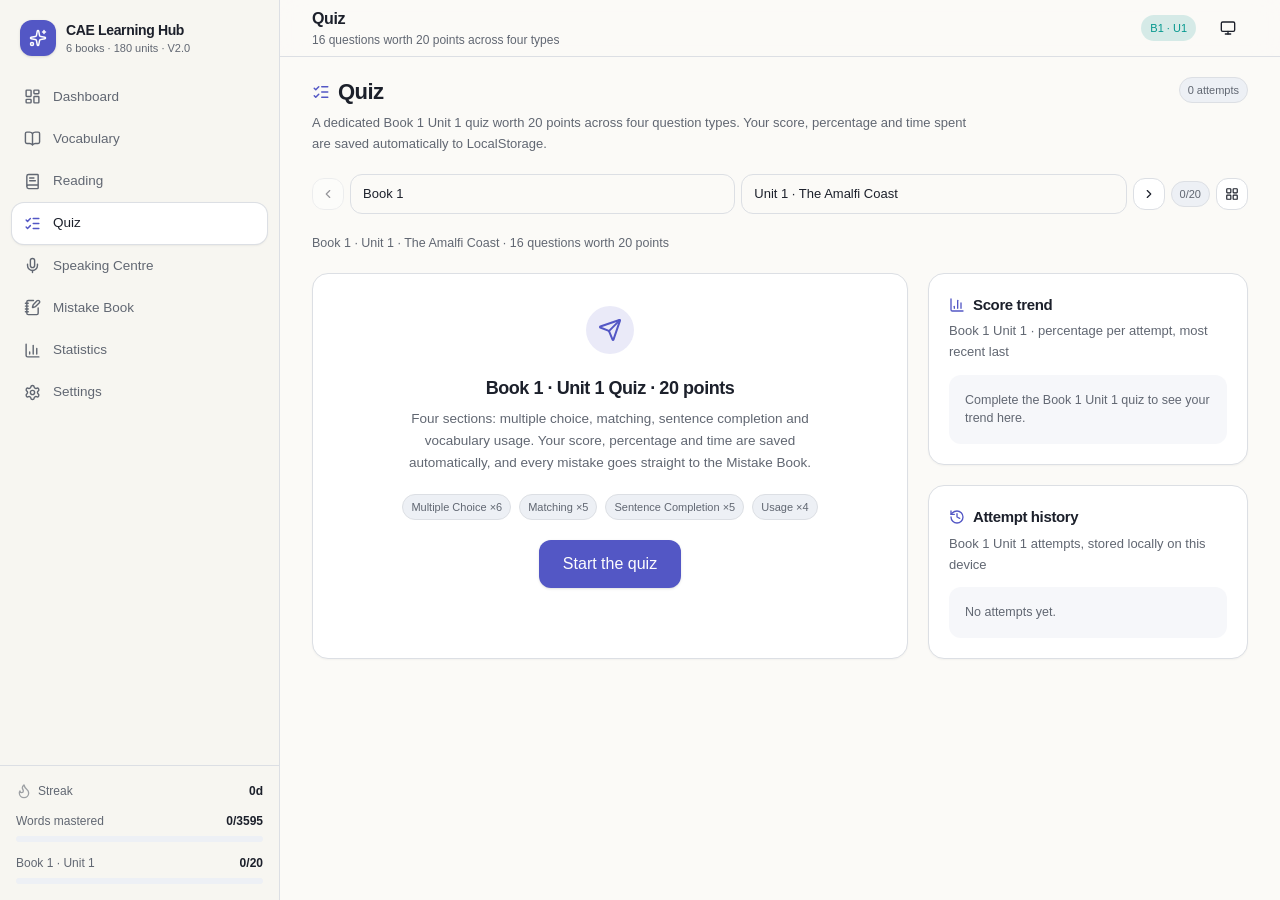
<file: quiz/index.html>
<!DOCTYPE html><!--sQaXGURDKh_XeQmK6YHEV--><html lang="en"><head><meta charSet="utf-8"/><meta name="viewport" content="width=device-width, initial-scale=1, maximum-scale=5, viewport-fit=cover"/><link rel="stylesheet" href="/_next/static/css/7c0bb10b21bc2a31.css" data-precedence="next"/><link rel="preload" as="script" fetchPriority="low" href="/_next/static/chunks/webpack-50bae058dd59f114.js"/><script src="/_next/static/chunks/4bd1b696-c023c6e3521b1417.js" async=""></script><script src="/_next/static/chunks/255-a85cef9cc3a04b12.js" async=""></script><script src="/_next/static/chunks/main-app-2f59a5706e53aa98.js" async=""></script><script src="/_next/static/chunks/350-a9400051d61d6597.js" async=""></script><script src="/_next/static/chunks/845-b3952e5370cbb8ce.js" async=""></script><script src="/_next/static/chunks/app/layout-67ecf5b2a24dfc43.js" async=""></script><script src="/_next/static/chunks/127-c5cc78974f41c179.js" async=""></script><script src="/_next/static/chunks/277-bd8da5292b14c8ea.js" async=""></script><script src="/_next/static/chunks/9-a732ff20a2d84f7f.js" async=""></script><script src="/_next/static/chunks/app/quiz/page-d0a643a8f2d0a0e6.js" async=""></script><meta name="apple-mobile-web-app-capable" content="yes"/><meta name="theme-color" media="(prefers-color-scheme: light)" content="#faf9f6"/><meta name="theme-color" media="(prefers-color-scheme: dark)" content="#14161c"/><title>CAE Learning Hub · 4000 Essential English Words 1–6</title><meta name="description" content="A CAE learning workspace for 4000 Essential English Words, 2nd edition, Books 1–6 — 180 units, 3595 distinct words. Vocabulary, reading, quiz, speaking and spaced repetition."/><meta name="application-name" content="CAE Learning Hub"/><link rel="manifest" href="/manifest.webmanifest"/><meta name="format-detection" content="telephone=no"/><meta name="mobile-web-app-capable" content="yes"/><meta name="apple-mobile-web-app-title" content="CAE Hub"/><meta name="apple-mobile-web-app-status-bar-style" content="default"/><link rel="icon" href="/favicon.ico" type="image/x-icon" sizes="16x16"/><link rel="icon" href="/icons/favicon-64.png" sizes="64x64" type="image/png"/><link rel="icon" href="/icons/icon-192.png" sizes="192x192" type="image/png"/><link rel="icon" href="/icons/icon-512.png" sizes="512x512" type="image/png"/><link rel="apple-touch-icon" href="/icons/apple-touch-icon.png" sizes="180x180"/><script>(function(){try{
var raw=localStorage.getItem("cae-learning-hub:v1");
var s=raw?JSON.parse(raw).settings||{}:{};
var t=s.theme||"system";
var dark=t==="dark"||(t==="system"&&window.matchMedia("(prefers-color-scheme: dark)").matches);
var r=document.documentElement;
r.classList.toggle("dark",dark);
r.style.colorScheme=dark?"dark":"light";
if(s.fontScale)r.style.setProperty("--app-font-scale",String(s.fontScale));
if(s.readingWidth)r.style.setProperty("--reading-width",s.readingWidth+"px");
}catch(e){}})();</script><script src="/_next/static/chunks/polyfills-42372ed130431b0a.js" noModule=""></script></head><body class="antialiased"><div hidden=""><!--$--><!--/$--></div><div class="px-safe lg:grid lg:grid-cols-[264px_minmax(0,1fr)] xl:grid-cols-[280px_minmax(0,1fr)]"><aside class="pt-safe sticky top-0 hidden h-dvh shrink-0 flex-col border-r border-border bg-surface lg:flex"><div class="flex items-center gap-2.5 px-5 py-5"><span class="grid size-9 place-items-center rounded-lg bg-primary text-primary-foreground shadow-sm"><svg xmlns="http://www.w3.org/2000/svg" width="24" height="24" viewBox="0 0 24 24" fill="none" stroke="currentColor" stroke-width="2" stroke-linecap="round" stroke-linejoin="round" class="lucide lucide-sparkles lucide-stars size-[18px]" aria-hidden="true"><path d="M11.017 2.814a1 1 0 0 1 1.966 0l1.051 5.558a2 2 0 0 0 1.594 1.594l5.558 1.051a1 1 0 0 1 0 1.966l-5.558 1.051a2 2 0 0 0-1.594 1.594l-1.051 5.558a1 1 0 0 1-1.966 0l-1.051-5.558a2 2 0 0 0-1.594-1.594l-5.558-1.051a1 1 0 0 1 0-1.966l5.558-1.051a2 2 0 0 0 1.594-1.594z"></path><path d="M20 2v4"></path><path d="M22 4h-4"></path><circle cx="4" cy="20" r="2"></circle></svg></span><div class="min-w-0"><p class="truncate text-sm font-semibold tracking-tight">CAE Learning Hub</p><p class="text-[11px] text-muted-foreground">6<!-- --> books · <!-- -->180<!-- --> units · V2.0</p></div></div><nav class="flex-1 space-y-0.5 overflow-y-auto px-3 pb-4"><a class="group flex items-center gap-3 rounded-lg px-3 py-2.5 text-[13.5px] font-medium transition-colors text-muted-foreground hover:bg-card/70 hover:text-foreground" href="/"><svg xmlns="http://www.w3.org/2000/svg" width="24" height="24" viewBox="0 0 24 24" fill="none" stroke="currentColor" stroke-width="2" stroke-linecap="round" stroke-linejoin="round" class="lucide lucide-layout-dashboard size-[17px] shrink-0" aria-hidden="true"><rect width="7" height="9" x="3" y="3" rx="1"></rect><rect width="7" height="5" x="14" y="3" rx="1"></rect><rect width="7" height="9" x="14" y="12" rx="1"></rect><rect width="7" height="5" x="3" y="16" rx="1"></rect></svg><span class="flex-1 truncate">Dashboard</span></a><a class="group flex items-center gap-3 rounded-lg px-3 py-2.5 text-[13.5px] font-medium transition-colors text-muted-foreground hover:bg-card/70 hover:text-foreground" href="/vocabulary/"><svg xmlns="http://www.w3.org/2000/svg" width="24" height="24" viewBox="0 0 24 24" fill="none" stroke="currentColor" stroke-width="2" stroke-linecap="round" stroke-linejoin="round" class="lucide lucide-book-open size-[17px] shrink-0" aria-hidden="true"><path d="M12 5v16"></path><path d="M20.001 19A2 2 0 0022 17V5a2 2 0 00-1.999-2L16 3.002A5 5 0 0012 5a5 5 0 00-4-2H4a2 2 0 00-2 2v12a2 2 0 001.999 2H8a5 5 0 014 2 5 5 0 014-2z"></path></svg><span class="flex-1 truncate">Vocabulary</span></a><a class="group flex items-center gap-3 rounded-lg px-3 py-2.5 text-[13.5px] font-medium transition-colors text-muted-foreground hover:bg-card/70 hover:text-foreground" href="/reading/"><svg xmlns="http://www.w3.org/2000/svg" width="24" height="24" viewBox="0 0 24 24" fill="none" stroke="currentColor" stroke-width="2" stroke-linecap="round" stroke-linejoin="round" class="lucide lucide-book-text size-[17px] shrink-0" aria-hidden="true"><path d="M4 19.5v-15A2.5 2.5 0 0 1 6.5 2H19a1 1 0 0 1 1 1v18a1 1 0 0 1-1 1H6.5a1 1 0 0 1 0-5H20"></path><path d="M8 11h8"></path><path d="M8 7h6"></path></svg><span class="flex-1 truncate">Reading</span></a><a class="group flex items-center gap-3 rounded-lg px-3 py-2.5 text-[13.5px] font-medium transition-colors bg-card text-foreground shadow-sm ring-1 ring-border" href="/quiz/"><svg xmlns="http://www.w3.org/2000/svg" width="24" height="24" viewBox="0 0 24 24" fill="none" stroke="currentColor" stroke-width="2" stroke-linecap="round" stroke-linejoin="round" class="lucide lucide-list-checks size-[17px] shrink-0 text-primary" aria-hidden="true"><path d="M13 5h8"></path><path d="M13 12h8"></path><path d="M13 19h8"></path><path d="m3 17 2 2 4-4"></path><path d="m3 7 2 2 4-4"></path></svg><span class="flex-1 truncate">Quiz</span></a><a class="group flex items-center gap-3 rounded-lg px-3 py-2.5 text-[13.5px] font-medium transition-colors text-muted-foreground hover:bg-card/70 hover:text-foreground" href="/speaking/"><svg xmlns="http://www.w3.org/2000/svg" width="24" height="24" viewBox="0 0 24 24" fill="none" stroke="currentColor" stroke-width="2" stroke-linecap="round" stroke-linejoin="round" class="lucide lucide-mic size-[17px] shrink-0" aria-hidden="true"><path d="M12 19v3"></path><path d="M19 10v2a7 7 0 0 1-14 0v-2"></path><rect x="9" y="2" width="6" height="13" rx="3"></rect></svg><span class="flex-1 truncate">Speaking Centre</span></a><a class="group flex items-center gap-3 rounded-lg px-3 py-2.5 text-[13.5px] font-medium transition-colors text-muted-foreground hover:bg-card/70 hover:text-foreground" href="/mistakes/"><svg xmlns="http://www.w3.org/2000/svg" width="24" height="24" viewBox="0 0 24 24" fill="none" stroke="currentColor" stroke-width="2" stroke-linecap="round" stroke-linejoin="round" class="lucide lucide-notebook-pen size-[17px] shrink-0" aria-hidden="true"><path d="M13.4 2H6a2 2 0 0 0-2 2v16a2 2 0 0 0 2 2h12a2 2 0 0 0 2-2v-7.4"></path><path d="M2 6h4"></path><path d="M2 10h4"></path><path d="M2 14h4"></path><path d="M2 18h4"></path><path d="M21.378 5.626a1 1 0 1 0-3.004-3.004l-5.01 5.012a2 2 0 0 0-.506.854l-.837 2.87a.5.5 0 0 0 .62.62l2.87-.837a2 2 0 0 0 .854-.506z"></path></svg><span class="flex-1 truncate">Mistake Book</span></a><a class="group flex items-center gap-3 rounded-lg px-3 py-2.5 text-[13.5px] font-medium transition-colors text-muted-foreground hover:bg-card/70 hover:text-foreground" href="/statistics/"><svg xmlns="http://www.w3.org/2000/svg" width="24" height="24" viewBox="0 0 24 24" fill="none" stroke="currentColor" stroke-width="2" stroke-linecap="round" stroke-linejoin="round" class="lucide lucide-chart-column lucide-bar-chart-3 size-[17px] shrink-0" aria-hidden="true"><path d="M3 3v16a2 2 0 0 0 2 2h16"></path><path d="M18 17V9"></path><path d="M13 17V5"></path><path d="M8 17v-3"></path></svg><span class="flex-1 truncate">Statistics</span></a><a class="group flex items-center gap-3 rounded-lg px-3 py-2.5 text-[13.5px] font-medium transition-colors text-muted-foreground hover:bg-card/70 hover:text-foreground" href="/settings/"><svg xmlns="http://www.w3.org/2000/svg" width="24" height="24" viewBox="0 0 24 24" fill="none" stroke="currentColor" stroke-width="2" stroke-linecap="round" stroke-linejoin="round" class="lucide lucide-settings size-[17px] shrink-0" aria-hidden="true"><path d="M9.671 4.136a2.34 2.34 0 0 1 4.659 0 2.34 2.34 0 0 0 3.319 1.915 2.34 2.34 0 0 1 2.33 4.033 2.34 2.34 0 0 0 0 3.831 2.34 2.34 0 0 1-2.33 4.033 2.34 2.34 0 0 0-3.319 1.915 2.34 2.34 0 0 1-4.659 0 2.34 2.34 0 0 0-3.32-1.915 2.34 2.34 0 0 1-2.33-4.033 2.34 2.34 0 0 0 0-3.831A2.34 2.34 0 0 1 6.35 6.051a2.34 2.34 0 0 0 3.319-1.915"></path><circle cx="12" cy="12" r="3"></circle></svg><span class="flex-1 truncate">Settings</span></a></nav><div class="space-y-3 border-t border-border p-4"><div class="flex items-center justify-between text-[12px]"><span class="inline-flex items-center gap-1.5 font-medium text-muted-foreground"><svg xmlns="http://www.w3.org/2000/svg" width="24" height="24" viewBox="0 0 24 24" fill="none" stroke="currentColor" stroke-width="2" stroke-linecap="round" stroke-linejoin="round" class="lucide lucide-flame size-4 text-muted-foreground/60" aria-hidden="true"><path d="M12 3q1 4 4 6.5t3 5.5a1 1 0 0 1-14 0 5 5 0 0 1 1-3 1 1 0 0 0 5 0c0-2-1.5-3-1.5-5q0-2 2.5-4"></path></svg>Streak</span><span class="tabnum font-semibold">0<!-- -->d</span></div><div><div class="flex items-center justify-between text-[12px]"><span class="font-medium text-muted-foreground">Words mastered</span><span class="tabnum font-semibold">0<!-- -->/<!-- -->3595</span></div><div class="mt-1.5 h-1.5 w-full overflow-hidden rounded-full bg-muted"><div class="h-full rounded-full bg-primary transition-[width] duration-500" style="width:0%"></div></div></div><div><div class="flex items-center justify-between text-[12px]"><span class="font-medium text-muted-foreground">Book <!-- -->1<!-- --> · Unit <!-- -->1</span><span class="tabnum font-semibold">0<!-- -->/<!-- -->20</span></div><div class="mt-1.5 h-1.5 w-full overflow-hidden rounded-full bg-muted"><div class="h-full rounded-full bg-accent transition-[width] duration-500" style="width:0%"></div></div></div></div></aside><div class="flex min-h-dvh flex-col"><header class="pt-safe sticky top-0 z-30 border-b border-border bg-background/85 backdrop-blur-md"><div class="flex h-14 items-center gap-3 px-4 sm:px-6 lg:px-8"><div class="min-w-0 flex-1"><h1 class="truncate text-[15px] font-semibold tracking-tight lg:text-base">Quiz</h1><p class="hidden truncate text-[12px] text-muted-foreground sm:block">16 questions worth 20 points across four types</p></div><span class="items-center gap-1 rounded-full border px-2 py-0.5 text-[11px] font-medium leading-5 whitespace-nowrap [&amp;_svg]:size-3 border-transparent bg-accent/15 text-accent hidden md:inline-flex">B<!-- -->1<!-- --> · U<!-- -->1</span><button class="inline-flex items-center justify-center gap-2 whitespace-nowrap rounded-lg text-sm font-medium transition-[background-color,color,box-shadow,transform] duration-150 disabled:pointer-events-none disabled:opacity-45 active:translate-y-px [&amp;_svg]:pointer-events-none [&amp;_svg]:shrink-0 text-foreground hover:bg-muted/70 size-10 [&amp;_svg]:size-4" title="Theme: system" aria-label="Switch theme"><svg xmlns="http://www.w3.org/2000/svg" width="24" height="24" viewBox="0 0 24 24" fill="none" stroke="currentColor" stroke-width="2" stroke-linecap="round" stroke-linejoin="round" class="lucide lucide-monitor" aria-hidden="true"><rect width="20" height="14" x="2" y="3" rx="2"></rect><line x1="8" x2="16" y1="21" y2="21"></line><line x1="12" x2="12" y1="17" y2="21"></line></svg></button></div></header><main class="flex-1 px-4 pb-28 pt-5 sm:px-6 lg:px-8 lg:pb-12"><div class="mx-auto w-full max-w-[1180px]"><div class="space-y-5"><div class="mb-5 flex flex-wrap items-start justify-between gap-3"><div class="min-w-0"><div class="flex items-center gap-2"><svg xmlns="http://www.w3.org/2000/svg" width="24" height="24" viewBox="0 0 24 24" fill="none" stroke="currentColor" stroke-width="2" stroke-linecap="round" stroke-linejoin="round" class="lucide lucide-list-checks size-[18px] text-primary" aria-hidden="true"><path d="M13 5h8"></path><path d="M13 12h8"></path><path d="M13 19h8"></path><path d="m3 17 2 2 4-4"></path><path d="m3 7 2 2 4-4"></path></svg><h2 class="text-xl font-semibold tracking-tight sm:text-[22px]">Quiz</h2></div><p class="mt-1 max-w-2xl text-[13px] leading-relaxed text-muted-foreground">A dedicated Book 1 Unit 1 quiz worth 20 points across four question types. Your score, percentage and time spent are saved automatically to LocalStorage.</p></div><div class="flex flex-wrap items-center gap-2"><span class="inline-flex items-center gap-1 rounded-full border px-2 py-0.5 text-[11px] font-medium leading-5 whitespace-nowrap [&amp;_svg]:size-3 border-border bg-muted text-muted-foreground">0<!-- --> attempt<!-- -->s</span></div></div><div class="flex items-center gap-1.5"><button class="inline-flex items-center justify-center gap-2 whitespace-nowrap rounded-lg text-sm font-medium transition-[background-color,color,box-shadow,transform] duration-150 disabled:pointer-events-none disabled:opacity-45 active:translate-y-px [&amp;_svg]:pointer-events-none [&amp;_svg]:shrink-0 border border-border bg-card text-foreground hover:bg-muted/60 size-8 [&amp;_svg]:size-3.5" disabled="" aria-label="Previous unit"><svg xmlns="http://www.w3.org/2000/svg" width="24" height="24" viewBox="0 0 24 24" fill="none" stroke="currentColor" stroke-width="2" stroke-linecap="round" stroke-linejoin="round" class="lucide lucide-chevron-left" aria-hidden="true"><path d="m15 18-6-6 6-6"></path></svg></button><select class="w-full rounded-lg border border-input px-3 text-foreground placeholder:text-muted-foreground/70 transition-colors focus-visible:border-ring focus-visible:outline-none focus-visible:ring-[3px] focus-visible:ring-ring/25 disabled:cursor-not-allowed disabled:opacity-50 h-10 cursor-pointer appearance-none bg-[length:16px] bg-no-repeat pr-9 bg-[url(&#x27;data:image/svg+xml;utf8,&lt;svg xmlns=%22http://www.w3.org/2000/svg%22 viewBox=%220 0 24 24%22 fill=%22none%22 stroke=%22%2371717a%22 stroke-linecap=%22round%22&gt;&lt;path d=%22m6 9 6 6 6-6%22/&gt;&lt;/svg&gt;&#x27;)] min-w-0 flex-1 text-[13px] sm:min-w-[8.5rem]" aria-label="Select book"><option value="1" selected="">Book <!-- -->1</option><option value="2">Book <!-- -->2</option><option value="3">Book <!-- -->3</option><option value="4">Book <!-- -->4</option><option value="5">Book <!-- -->5</option><option value="6">Book <!-- -->6</option></select><select class="w-full rounded-lg border border-input px-3 text-foreground placeholder:text-muted-foreground/70 transition-colors focus-visible:border-ring focus-visible:outline-none focus-visible:ring-[3px] focus-visible:ring-ring/25 disabled:cursor-not-allowed disabled:opacity-50 h-10 cursor-pointer appearance-none bg-[length:16px] bg-no-repeat pr-9 bg-[url(&#x27;data:image/svg+xml;utf8,&lt;svg xmlns=%22http://www.w3.org/2000/svg%22 viewBox=%220 0 24 24%22 fill=%22none%22 stroke=%22%2371717a%22 stroke-linecap=%22round%22&gt;&lt;path d=%22m6 9 6 6 6-6%22/&gt;&lt;/svg&gt;&#x27;)] min-w-0 flex-1 text-[13px] sm:min-w-[13rem]" aria-label="Select unit"><option value="1" selected="">Unit <!-- -->1<!-- --> · <!-- -->The Amalfi Coast</option><option value="2">Unit <!-- -->2<!-- --> · <!-- -->The Laboratory</option><option value="3">Unit <!-- -->3<!-- --> · <!-- -->The Report</option><option value="4">Unit <!-- -->4<!-- --> · <!-- -->The Dog’s Bell</option><option value="5">Unit <!-- -->5<!-- --> · <!-- -->Ironman Races</option><option value="6">Unit <!-- -->6<!-- --> · <!-- -->The Twins</option><option value="7">Unit <!-- -->7<!-- --> · <!-- -->The Best Prince</option><option value="8">Unit <!-- -->8<!-- --> · <!-- -->How the Sun and the Moon Were Made</option><option value="9">Unit <!-- -->9<!-- --> · <!-- -->Service Animals</option><option value="10">Unit <!-- -->10<!-- --> · <!-- -->The First Peacook</option><option value="11">Unit <!-- -->11<!-- --> · <!-- -->Keeping Our Earth Clean</option><option value="12">Unit <!-- -->12<!-- --> · <!-- -->The Crazy Artist</option><option value="13">Unit <!-- -->13<!-- --> · <!-- -->The Taxi Driver</option><option value="14">Unit <!-- -->14<!-- --> · <!-- -->A Magical Book</option><option value="15">Unit <!-- -->15<!-- --> · <!-- -->The Big Race</option><option value="16">Unit <!-- -->16<!-- --> · <!-- -->Kwanzaa</option><option value="17">Unit <!-- -->17<!-- --> · <!-- -->The Race for Water</option><option value="18">Unit <!-- -->18<!-- --> · <!-- -->Eat Healthy!</option><option value="19">Unit <!-- -->19<!-- --> · <!-- -->Shipwrecked</option><option value="20">Unit <!-- -->20<!-- --> · <!-- -->The Seven Cities of Gold</option><option value="21">Unit <!-- -->21<!-- --> · <!-- -->Katy</option><option value="22">Unit <!-- -->22<!-- --> · <!-- -->A Better Reward</option><option value="23">Unit <!-- -->23<!-- --> · <!-- -->The Camp</option><option value="24">Unit <!-- -->24<!-- --> · <!-- -->A Strong Friendship</option><option value="25">Unit <!-- -->25<!-- --> · <!-- -->Joe&#x27;s Pond</option><option value="26">Unit <!-- -->26<!-- --> · <!-- -->Archie and His Donkey</option><option value="27">Unit <!-- -->27<!-- --> · <!-- -->The Spider and The Bird</option><option value="28">Unit <!-- -->28<!-- --> · <!-- -->The Party</option><option value="29">Unit <!-- -->29<!-- --> · <!-- -->The Demon&#x27;s Bridge</option><option value="30">Unit <!-- -->30<!-- --> · <!-- -->Cats and Secrets</option></select><button class="inline-flex items-center justify-center gap-2 whitespace-nowrap rounded-lg text-sm font-medium transition-[background-color,color,box-shadow,transform] duration-150 disabled:pointer-events-none disabled:opacity-45 active:translate-y-px [&amp;_svg]:pointer-events-none [&amp;_svg]:shrink-0 border border-border bg-card text-foreground hover:bg-muted/60 size-8 [&amp;_svg]:size-3.5" aria-label="Next unit"><svg xmlns="http://www.w3.org/2000/svg" width="24" height="24" viewBox="0 0 24 24" fill="none" stroke="currentColor" stroke-width="2" stroke-linecap="round" stroke-linejoin="round" class="lucide lucide-chevron-right" aria-hidden="true"><path d="m9 18 6-6-6-6"></path></svg></button><span class="items-center gap-1 rounded-full border px-2 py-0.5 text-[11px] font-medium leading-5 whitespace-nowrap [&amp;_svg]:size-3 border-border bg-muted text-muted-foreground hidden tabular-nums sm:inline-flex" title="0 of 20 words mastered in Book 1 Unit 1">0<!-- -->/<!-- -->20</span><button class="inline-flex items-center justify-center gap-2 whitespace-nowrap rounded-lg text-sm font-medium transition-[background-color,color,box-shadow,transform] duration-150 disabled:pointer-events-none disabled:opacity-45 active:translate-y-px [&amp;_svg]:pointer-events-none [&amp;_svg]:shrink-0 border border-border bg-card text-foreground hover:bg-muted/60 size-8 [&amp;_svg]:size-3.5" aria-label="Show all units" title="All units"><svg xmlns="http://www.w3.org/2000/svg" width="24" height="24" viewBox="0 0 24 24" fill="none" stroke="currentColor" stroke-width="2" stroke-linecap="round" stroke-linejoin="round" class="lucide lucide-layout-grid" aria-hidden="true"><rect width="7" height="7" x="3" y="3" rx="1"></rect><rect width="7" height="7" x="14" y="3" rx="1"></rect><rect width="7" height="7" x="14" y="14" rx="1"></rect><rect width="7" height="7" x="3" y="14" rx="1"></rect></svg></button></div><p class="text-[12.5px] text-muted-foreground">Book <!-- -->1<!-- --> · Unit <!-- -->1<!-- --> · <!-- -->The Amalfi Coast<!-- --> · <!-- -->16<!-- --> questions worth<!-- --> <!-- -->20<!-- --> points</p><div class="grid gap-5 xl:grid-cols-[minmax(0,1fr)_320px]"><div class="rounded-xl border border-border bg-card text-card-foreground shadow-[0_1px_2px_rgba(16,18,32,0.04)] space-y-5 p-6 text-center sm:p-8"><span class="mx-auto grid size-12 place-items-center rounded-full bg-primary/12 text-primary"><svg xmlns="http://www.w3.org/2000/svg" width="24" height="24" viewBox="0 0 24 24" fill="none" stroke="currentColor" stroke-width="2" stroke-linecap="round" stroke-linejoin="round" class="lucide lucide-send size-6" aria-hidden="true"><path d="M14.536 21.686a.5.5 0 0 0 .937-.024l6.5-19a.496.496 0 0 0-.635-.635l-19 6.5a.5.5 0 0 0-.024.937l7.93 3.18a2 2 0 0 1 1.112 1.11z"></path><path d="m21.854 2.147-10.94 10.939"></path></svg></span><div class="space-y-1.5"><h3 class="text-lg font-semibold tracking-tight">Book <!-- -->1<!-- --> · Unit <!-- -->1<!-- --> Quiz · <!-- -->20<!-- --> points</h3><p class="mx-auto max-w-md text-[13.5px] leading-relaxed text-muted-foreground">Four sections: multiple choice, matching, sentence completion and vocabulary usage. Your score, percentage and time are saved automatically, and every mistake goes straight to the Mistake Book.</p></div><div class="flex flex-wrap justify-center gap-2"><span class="inline-flex items-center gap-1 rounded-full border px-2 py-0.5 text-[11px] font-medium leading-5 whitespace-nowrap [&amp;_svg]:size-3 border-border bg-muted text-muted-foreground">Multiple Choice ×6</span><span class="inline-flex items-center gap-1 rounded-full border px-2 py-0.5 text-[11px] font-medium leading-5 whitespace-nowrap [&amp;_svg]:size-3 border-border bg-muted text-muted-foreground">Matching ×5</span><span class="inline-flex items-center gap-1 rounded-full border px-2 py-0.5 text-[11px] font-medium leading-5 whitespace-nowrap [&amp;_svg]:size-3 border-border bg-muted text-muted-foreground">Sentence Completion ×5</span><span class="inline-flex items-center gap-1 rounded-full border px-2 py-0.5 text-[11px] font-medium leading-5 whitespace-nowrap [&amp;_svg]:size-3 border-border bg-muted text-muted-foreground">Usage ×4</span></div><button class="inline-flex items-center justify-center gap-2 whitespace-nowrap rounded-lg font-medium transition-[background-color,color,box-shadow,transform] duration-150 disabled:pointer-events-none disabled:opacity-45 active:translate-y-px [&amp;_svg]:pointer-events-none [&amp;_svg]:shrink-0 bg-primary text-primary-foreground shadow-sm hover:bg-primary/90 hover:shadow h-12 px-6 text-base [&amp;_svg]:size-[18px]">Start the quiz</button></div><div class="space-y-5"><div class="rounded-xl border border-border bg-card text-card-foreground shadow-[0_1px_2px_rgba(16,18,32,0.04)]"><div class="flex flex-col gap-1 p-5 pb-3"><h3 class="text-[15px] font-semibold tracking-tight flex items-center gap-2"><svg xmlns="http://www.w3.org/2000/svg" width="24" height="24" viewBox="0 0 24 24" fill="none" stroke="currentColor" stroke-width="2" stroke-linecap="round" stroke-linejoin="round" class="lucide lucide-chart-column lucide-bar-chart-3 size-4 text-primary" aria-hidden="true"><path d="M3 3v16a2 2 0 0 0 2 2h16"></path><path d="M18 17V9"></path><path d="M13 17V5"></path><path d="M8 17v-3"></path></svg>Score trend</h3><p class="text-[13px] leading-relaxed text-muted-foreground">Book <!-- -->1<!-- --> Unit <!-- -->1<!-- --> · percentage per attempt, most recent last</p></div><div class="p-5 pt-0"><p class="rounded-lg bg-muted/50 p-4 text-[12.5px] text-muted-foreground">Complete the Book <!-- -->1<!-- --> Unit <!-- -->1<!-- --> quiz to see your trend here.</p></div></div><div class="rounded-xl border border-border bg-card text-card-foreground shadow-[0_1px_2px_rgba(16,18,32,0.04)]"><div class="flex flex-col gap-1 p-5 pb-3"><h3 class="text-[15px] font-semibold tracking-tight flex items-center gap-2"><svg xmlns="http://www.w3.org/2000/svg" width="24" height="24" viewBox="0 0 24 24" fill="none" stroke="currentColor" stroke-width="2" stroke-linecap="round" stroke-linejoin="round" class="lucide lucide-rotate-ccw-clock lucide-history size-4 text-primary" aria-hidden="true"><path d="M3 12a9 9 0 1 0 9-9 9.75 9.75 0 0 0-6.74 2.74L3 8"></path><path d="M3 3v5h5"></path><path d="M12 7v5l4 2"></path></svg>Attempt history</h3><p class="text-[13px] leading-relaxed text-muted-foreground">Book <!-- -->1<!-- --> Unit <!-- -->1<!-- --> attempts, stored locally on this device</p></div><div class="p-5 pt-0 space-y-2"><p class="rounded-lg bg-muted/50 p-4 text-[12.5px] text-muted-foreground">No attempts yet.</p></div></div></div></div></div><!--$--><!--/$--></div></main></div><nav class="pb-safe px-safe fixed inset-x-0 bottom-0 z-40 border-t border-border bg-card/95 backdrop-blur-md lg:hidden"><div class="grid grid-cols-5"><a class="flex flex-col items-center gap-1 py-2.5 text-[10.5px] font-medium transition-colors text-muted-foreground" href="/"><svg xmlns="http://www.w3.org/2000/svg" width="24" height="24" viewBox="0 0 24 24" fill="none" stroke="currentColor" stroke-width="2" stroke-linecap="round" stroke-linejoin="round" class="lucide lucide-layout-dashboard size-5" aria-hidden="true"><rect width="7" height="9" x="3" y="3" rx="1"></rect><rect width="7" height="5" x="14" y="3" rx="1"></rect><rect width="7" height="9" x="14" y="12" rx="1"></rect><rect width="7" height="5" x="3" y="16" rx="1"></rect></svg>Home</a><a class="flex flex-col items-center gap-1 py-2.5 text-[10.5px] font-medium transition-colors text-muted-foreground" href="/vocabulary/"><svg xmlns="http://www.w3.org/2000/svg" width="24" height="24" viewBox="0 0 24 24" fill="none" stroke="currentColor" stroke-width="2" stroke-linecap="round" stroke-linejoin="round" class="lucide lucide-book-open size-5" aria-hidden="true"><path d="M12 5v16"></path><path d="M20.001 19A2 2 0 0022 17V5a2 2 0 00-1.999-2L16 3.002A5 5 0 0012 5a5 5 0 00-4-2H4a2 2 0 00-2 2v12a2 2 0 001.999 2H8a5 5 0 014 2 5 5 0 014-2z"></path></svg>Vocab</a><a class="flex flex-col items-center gap-1 py-2.5 text-[10.5px] font-medium transition-colors text-muted-foreground" href="/reading/"><svg xmlns="http://www.w3.org/2000/svg" width="24" height="24" viewBox="0 0 24 24" fill="none" stroke="currentColor" stroke-width="2" stroke-linecap="round" stroke-linejoin="round" class="lucide lucide-book-text size-5" aria-hidden="true"><path d="M4 19.5v-15A2.5 2.5 0 0 1 6.5 2H19a1 1 0 0 1 1 1v18a1 1 0 0 1-1 1H6.5a1 1 0 0 1 0-5H20"></path><path d="M8 11h8"></path><path d="M8 7h6"></path></svg>Reading</a><a class="flex flex-col items-center gap-1 py-2.5 text-[10.5px] font-medium transition-colors text-primary" href="/quiz/"><svg xmlns="http://www.w3.org/2000/svg" width="24" height="24" viewBox="0 0 24 24" fill="none" stroke="currentColor" stroke-width="2" stroke-linecap="round" stroke-linejoin="round" class="lucide lucide-list-checks size-5" aria-hidden="true"><path d="M13 5h8"></path><path d="M13 12h8"></path><path d="M13 19h8"></path><path d="m3 17 2 2 4-4"></path><path d="m3 7 2 2 4-4"></path></svg>Quiz</a><button class="relative flex flex-col items-center gap-1 py-2.5 text-[10.5px] font-medium text-muted-foreground" aria-label="More sections" type="button" aria-haspopup="dialog" aria-expanded="false" data-state="closed"><svg xmlns="http://www.w3.org/2000/svg" width="24" height="24" viewBox="0 0 24 24" fill="none" stroke="currentColor" stroke-width="2" stroke-linecap="round" stroke-linejoin="round" class="lucide lucide-ellipsis lucide-more-horizontal size-5" aria-hidden="true"><circle cx="12" cy="12" r="1"></circle><circle cx="19" cy="12" r="1"></circle><circle cx="5" cy="12" r="1"></circle></svg>More</button></div></nav></div><script src="/_next/static/chunks/webpack-50bae058dd59f114.js" id="_R_" async=""></script><script>(self.__next_f=self.__next_f||[]).push([0])</script><script>self.__next_f.push([1,"1:\"$Sreact.fragment\"\n2:I[2288,[\"350\",\"static/chunks/350-a9400051d61d6597.js\",\"845\",\"static/chunks/845-b3952e5370cbb8ce.js\",\"177\",\"static/chunks/app/layout-67ecf5b2a24dfc43.js\"],\"THEME_BOOTSTRAP_SCRIPT\"]\n3:I[9466,[\"350\",\"static/chunks/350-a9400051d61d6597.js\",\"845\",\"static/chunks/845-b3952e5370cbb8ce.js\",\"177\",\"static/chunks/app/layout-67ecf5b2a24dfc43.js\"],\"StoreProvider\"]\n4:I[2288,[\"350\",\"static/chunks/350-a9400051d61d6597.js\",\"845\",\"static/chunks/845-b3952e5370cbb8ce.js\",\"177\",\"static/chunks/app/layout-67ecf5b2a24dfc43.js\"],\"ThemeSync\"]\n5:I[8845,[\"350\",\"static/chunks/350-a9400051d61d6597.js\",\"845\",\"static/chunks/845-b3952e5370cbb8ce.js\",\"177\",\"static/chunks/app/layout-67ecf5b2a24dfc43.js\"],\"AppShell\"]\n6:I[9766,[],\"\"]\n7:I[8924,[],\"\"]\n8:I[6684,[\"350\",\"static/chunks/350-a9400051d61d6597.js\",\"845\",\"static/chunks/845-b3952e5370cbb8ce.js\",\"177\",\"static/chunks/app/layout-67ecf5b2a24dfc43.js\"],\"ServiceWorkerRegistrar\"]\n9:I[1959,[],\"ClientPageRoot\"]\na:I[5561,[\"350\",\"static/chunks/350-a9400051d61d6597.js\",\"127\",\"static/chunks/127-c5cc78974f41c179.js\",\"277\",\"static/chunks/277-bd8da5292b14c8ea.js\",\"845\",\"static/chunks/845-b3952e5370cbb8ce.js\",\"9\",\"static/chunks/9-a732ff20a2d84f7f.js\",\"602\",\"static/chunks/app/quiz/page-d0a643a8f2d0a0e6.js\"],\"default\"]\nd:I[4431,[],\"OutletBoundary\"]\nf:I[5278,[],\"AsyncMetadataOutlet\"]\n11:I[4431,[],\"ViewportBoundary\"]\n13:I[4431,[],\"MetadataBoundary\"]\n14:\"$Sreact.suspense\"\n16:I[7150,[],\"\"]\n:HL[\"/_next/static/css/7c0bb10b21bc2a31.css\",\"style\"]\n"])</script><script>self.__next_f.push([1,"0:{\"P\":null,\"b\":\"sQaXGURDKh-XeQmK6YHEV\",\"p\":\"\",\"c\":[\"\",\"quiz\",\"\"],\"i\":false,\"f\":[[[\"\",{\"children\":[\"quiz\",{\"children\":[\"__PAGE__\",{}]}]},\"$undefined\",\"$undefined\",true],[\"\",[\"$\",\"$1\",\"c\",{\"children\":[[[\"$\",\"link\",\"0\",{\"rel\":\"stylesheet\",\"href\":\"/_next/static/css/7c0bb10b21bc2a31.css\",\"precedence\":\"next\",\"crossOrigin\":\"$undefined\",\"nonce\":\"$undefined\"}]],[\"$\",\"html\",null,{\"lang\":\"en\",\"suppressHydrationWarning\":true,\"children\":[[\"$\",\"head\",null,{\"children\":[[\"$\",\"script\",null,{\"dangerouslySetInnerHTML\":{\"__html\":\"$2\"}}],[\"$\",\"meta\",null,{\"name\":\"apple-mobile-web-app-capable\",\"content\":\"yes\"}]]}],[\"$\",\"body\",null,{\"className\":\"antialiased\",\"children\":[[\"$\",\"$L3\",null,{\"children\":[[\"$\",\"$L4\",null,{}],[\"$\",\"$L5\",null,{\"children\":[\"$\",\"$L6\",null,{\"parallelRouterKey\":\"children\",\"error\":\"$undefined\",\"errorStyles\":\"$undefined\",\"errorScripts\":\"$undefined\",\"template\":[\"$\",\"$L7\",null,{}],\"templateStyles\":\"$undefined\",\"templateScripts\":\"$undefined\",\"notFound\":[[[\"$\",\"title\",null,{\"children\":\"404: This page could not be found.\"}],[\"$\",\"div\",null,{\"style\":{\"fontFamily\":\"system-ui,\\\"Segoe UI\\\",Roboto,Helvetica,Arial,sans-serif,\\\"Apple Color Emoji\\\",\\\"Segoe UI Emoji\\\"\",\"height\":\"100vh\",\"textAlign\":\"center\",\"display\":\"flex\",\"flexDirection\":\"column\",\"alignItems\":\"center\",\"justifyContent\":\"center\"},\"children\":[\"$\",\"div\",null,{\"children\":[[\"$\",\"style\",null,{\"dangerouslySetInnerHTML\":{\"__html\":\"body{color:#000;background:#fff;margin:0}.next-error-h1{border-right:1px solid rgba(0,0,0,.3)}@media (prefers-color-scheme:dark){body{color:#fff;background:#000}.next-error-h1{border-right:1px solid rgba(255,255,255,.3)}}\"}}],[\"$\",\"h1\",null,{\"className\":\"next-error-h1\",\"style\":{\"display\":\"inline-block\",\"margin\":\"0 20px 0 0\",\"padding\":\"0 23px 0 0\",\"fontSize\":24,\"fontWeight\":500,\"verticalAlign\":\"top\",\"lineHeight\":\"49px\"},\"children\":404}],[\"$\",\"div\",null,{\"style\":{\"display\":\"inline-block\"},\"children\":[\"$\",\"h2\",null,{\"style\":{\"fontSize\":14,\"fontWeight\":400,\"lineHeight\":\"49px\",\"margin\":0},\"children\":\"This page could not be found.\"}]}]]}]}]],[]],\"forbidden\":\"$undefined\",\"unauthorized\":\"$undefined\"}]}]]}],[\"$\",\"$L8\",null,{}]]}]]}]]}],{\"children\":[\"quiz\",[\"$\",\"$1\",\"c\",{\"children\":[null,[\"$\",\"$L6\",null,{\"parallelRouterKey\":\"children\",\"error\":\"$undefined\",\"errorStyles\":\"$undefined\",\"errorScripts\":\"$undefined\",\"template\":[\"$\",\"$L7\",null,{}],\"templateStyles\":\"$undefined\",\"templateScripts\":\"$undefined\",\"notFound\":\"$undefined\",\"forbidden\":\"$undefined\",\"unauthorized\":\"$undefined\"}]]}],{\"children\":[\"__PAGE__\",[\"$\",\"$1\",\"c\",{\"children\":[[\"$\",\"$L9\",null,{\"Component\":\"$a\",\"searchParams\":{},\"params\":{},\"promises\":[\"$@b\",\"$@c\"]}],null,[\"$\",\"$Ld\",null,{\"children\":[\"$Le\",[\"$\",\"$Lf\",null,{\"promise\":\"$@10\"}]]}]]}],{},null,false]},null,false]},null,false],[\"$\",\"$1\",\"h\",{\"children\":[null,[[\"$\",\"$L11\",null,{\"children\":\"$L12\"}],null],[\"$\",\"$L13\",null,{\"children\":[\"$\",\"div\",null,{\"hidden\":true,\"children\":[\"$\",\"$14\",null,{\"fallback\":null,\"children\":\"$L15\"}]}]}]]}],false]],\"m\":\"$undefined\",\"G\":[\"$16\",[]],\"s\":false,\"S\":true}\n"])</script><script>self.__next_f.push([1,"b:{}\nc:\"$0:f:0:1:2:children:2:children:1:props:children:0:props:params\"\n"])</script><script>self.__next_f.push([1,"12:[[\"$\",\"meta\",\"0\",{\"charSet\":\"utf-8\"}],[\"$\",\"meta\",\"1\",{\"name\":\"viewport\",\"content\":\"width=device-width, initial-scale=1, maximum-scale=5, viewport-fit=cover\"}],[\"$\",\"meta\",\"2\",{\"name\":\"theme-color\",\"media\":\"(prefers-color-scheme: light)\",\"content\":\"#faf9f6\"}],[\"$\",\"meta\",\"3\",{\"name\":\"theme-color\",\"media\":\"(prefers-color-scheme: dark)\",\"content\":\"#14161c\"}]]\ne:null\n"])</script><script>self.__next_f.push([1,"17:I[622,[],\"IconMark\"]\n"])</script><script>self.__next_f.push([1,"10:{\"metadata\":[[\"$\",\"title\",\"0\",{\"children\":\"CAE Learning Hub · 4000 Essential English Words 1–6\"}],[\"$\",\"meta\",\"1\",{\"name\":\"description\",\"content\":\"A CAE learning workspace for 4000 Essential English Words, 2nd edition, Books 1–6 — 180 units, 3595 distinct words. Vocabulary, reading, quiz, speaking and spaced repetition.\"}],[\"$\",\"meta\",\"2\",{\"name\":\"application-name\",\"content\":\"CAE Learning Hub\"}],[\"$\",\"link\",\"3\",{\"rel\":\"manifest\",\"href\":\"/manifest.webmanifest\",\"crossOrigin\":\"$undefined\"}],[\"$\",\"meta\",\"4\",{\"name\":\"format-detection\",\"content\":\"telephone=no\"}],[\"$\",\"meta\",\"5\",{\"name\":\"mobile-web-app-capable\",\"content\":\"yes\"}],[\"$\",\"meta\",\"6\",{\"name\":\"apple-mobile-web-app-title\",\"content\":\"CAE Hub\"}],[\"$\",\"meta\",\"7\",{\"name\":\"apple-mobile-web-app-status-bar-style\",\"content\":\"default\"}],[\"$\",\"link\",\"8\",{\"rel\":\"icon\",\"href\":\"/favicon.ico\",\"type\":\"image/x-icon\",\"sizes\":\"16x16\"}],[\"$\",\"link\",\"9\",{\"rel\":\"icon\",\"href\":\"/icons/favicon-64.png\",\"sizes\":\"64x64\",\"type\":\"image/png\"}],[\"$\",\"link\",\"10\",{\"rel\":\"icon\",\"href\":\"/icons/icon-192.png\",\"sizes\":\"192x192\",\"type\":\"image/png\"}],[\"$\",\"link\",\"11\",{\"rel\":\"icon\",\"href\":\"/icons/icon-512.png\",\"sizes\":\"512x512\",\"type\":\"image/png\"}],[\"$\",\"link\",\"12\",{\"rel\":\"apple-touch-icon\",\"href\":\"/icons/apple-touch-icon.png\",\"sizes\":\"180x180\"}],[\"$\",\"$L17\",\"13\",{}]],\"error\":null,\"digest\":\"$undefined\"}\n"])</script><script>self.__next_f.push([1,"15:\"$10:metadata\"\n"])</script></body></html>
</file>
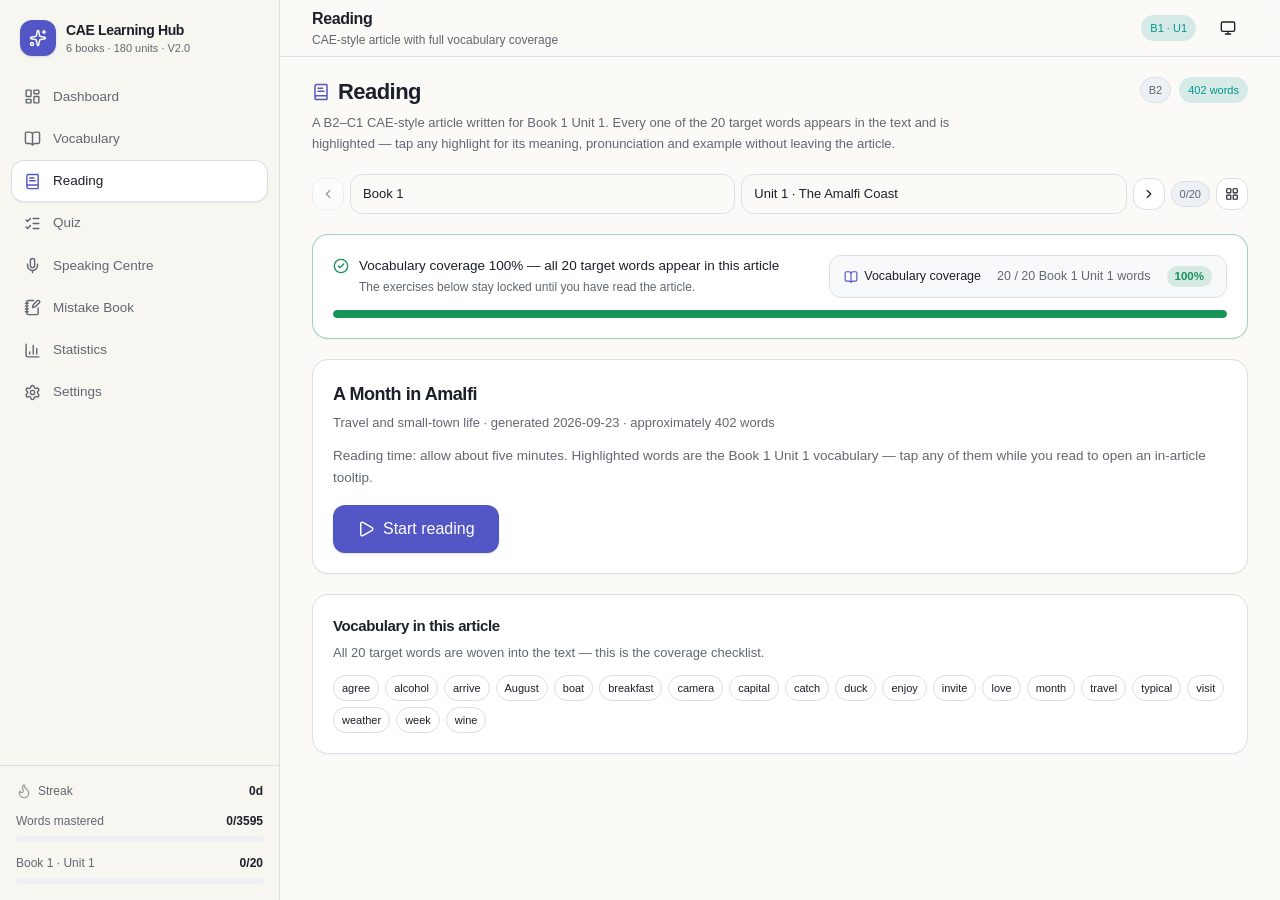
<file: reading/index.html>
<!DOCTYPE html><!--sQaXGURDKh_XeQmK6YHEV--><html lang="en"><head><meta charSet="utf-8"/><meta name="viewport" content="width=device-width, initial-scale=1, maximum-scale=5, viewport-fit=cover"/><link rel="stylesheet" href="/_next/static/css/7c0bb10b21bc2a31.css" data-precedence="next"/><link rel="preload" as="script" fetchPriority="low" href="/_next/static/chunks/webpack-50bae058dd59f114.js"/><script src="/_next/static/chunks/4bd1b696-c023c6e3521b1417.js" async=""></script><script src="/_next/static/chunks/255-a85cef9cc3a04b12.js" async=""></script><script src="/_next/static/chunks/main-app-2f59a5706e53aa98.js" async=""></script><script src="/_next/static/chunks/350-a9400051d61d6597.js" async=""></script><script src="/_next/static/chunks/845-b3952e5370cbb8ce.js" async=""></script><script src="/_next/static/chunks/app/layout-67ecf5b2a24dfc43.js" async=""></script><script src="/_next/static/chunks/127-c5cc78974f41c179.js" async=""></script><script src="/_next/static/chunks/646-c09df6d490c7efd1.js" async=""></script><script src="/_next/static/chunks/277-bd8da5292b14c8ea.js" async=""></script><script src="/_next/static/chunks/9-a732ff20a2d84f7f.js" async=""></script><script src="/_next/static/chunks/66-551cd05991bf9c43.js" async=""></script><script src="/_next/static/chunks/app/reading/page-33c277a5a0d2ae4b.js" async=""></script><meta name="apple-mobile-web-app-capable" content="yes"/><meta name="theme-color" media="(prefers-color-scheme: light)" content="#faf9f6"/><meta name="theme-color" media="(prefers-color-scheme: dark)" content="#14161c"/><title>CAE Learning Hub · 4000 Essential English Words 1–6</title><meta name="description" content="A CAE learning workspace for 4000 Essential English Words, 2nd edition, Books 1–6 — 180 units, 3595 distinct words. Vocabulary, reading, quiz, speaking and spaced repetition."/><meta name="application-name" content="CAE Learning Hub"/><link rel="manifest" href="/manifest.webmanifest"/><meta name="format-detection" content="telephone=no"/><meta name="mobile-web-app-capable" content="yes"/><meta name="apple-mobile-web-app-title" content="CAE Hub"/><meta name="apple-mobile-web-app-status-bar-style" content="default"/><link rel="icon" href="/favicon.ico" type="image/x-icon" sizes="16x16"/><link rel="icon" href="/icons/favicon-64.png" sizes="64x64" type="image/png"/><link rel="icon" href="/icons/icon-192.png" sizes="192x192" type="image/png"/><link rel="icon" href="/icons/icon-512.png" sizes="512x512" type="image/png"/><link rel="apple-touch-icon" href="/icons/apple-touch-icon.png" sizes="180x180"/><script>(function(){try{
var raw=localStorage.getItem("cae-learning-hub:v1");
var s=raw?JSON.parse(raw).settings||{}:{};
var t=s.theme||"system";
var dark=t==="dark"||(t==="system"&&window.matchMedia("(prefers-color-scheme: dark)").matches);
var r=document.documentElement;
r.classList.toggle("dark",dark);
r.style.colorScheme=dark?"dark":"light";
if(s.fontScale)r.style.setProperty("--app-font-scale",String(s.fontScale));
if(s.readingWidth)r.style.setProperty("--reading-width",s.readingWidth+"px");
}catch(e){}})();</script><script src="/_next/static/chunks/polyfills-42372ed130431b0a.js" noModule=""></script></head><body class="antialiased"><div hidden=""><!--$--><!--/$--></div><div class="px-safe lg:grid lg:grid-cols-[264px_minmax(0,1fr)] xl:grid-cols-[280px_minmax(0,1fr)]"><aside class="pt-safe sticky top-0 hidden h-dvh shrink-0 flex-col border-r border-border bg-surface lg:flex"><div class="flex items-center gap-2.5 px-5 py-5"><span class="grid size-9 place-items-center rounded-lg bg-primary text-primary-foreground shadow-sm"><svg xmlns="http://www.w3.org/2000/svg" width="24" height="24" viewBox="0 0 24 24" fill="none" stroke="currentColor" stroke-width="2" stroke-linecap="round" stroke-linejoin="round" class="lucide lucide-sparkles lucide-stars size-[18px]" aria-hidden="true"><path d="M11.017 2.814a1 1 0 0 1 1.966 0l1.051 5.558a2 2 0 0 0 1.594 1.594l5.558 1.051a1 1 0 0 1 0 1.966l-5.558 1.051a2 2 0 0 0-1.594 1.594l-1.051 5.558a1 1 0 0 1-1.966 0l-1.051-5.558a2 2 0 0 0-1.594-1.594l-5.558-1.051a1 1 0 0 1 0-1.966l5.558-1.051a2 2 0 0 0 1.594-1.594z"></path><path d="M20 2v4"></path><path d="M22 4h-4"></path><circle cx="4" cy="20" r="2"></circle></svg></span><div class="min-w-0"><p class="truncate text-sm font-semibold tracking-tight">CAE Learning Hub</p><p class="text-[11px] text-muted-foreground">6<!-- --> books · <!-- -->180<!-- --> units · V2.0</p></div></div><nav class="flex-1 space-y-0.5 overflow-y-auto px-3 pb-4"><a class="group flex items-center gap-3 rounded-lg px-3 py-2.5 text-[13.5px] font-medium transition-colors text-muted-foreground hover:bg-card/70 hover:text-foreground" href="/"><svg xmlns="http://www.w3.org/2000/svg" width="24" height="24" viewBox="0 0 24 24" fill="none" stroke="currentColor" stroke-width="2" stroke-linecap="round" stroke-linejoin="round" class="lucide lucide-layout-dashboard size-[17px] shrink-0" aria-hidden="true"><rect width="7" height="9" x="3" y="3" rx="1"></rect><rect width="7" height="5" x="14" y="3" rx="1"></rect><rect width="7" height="9" x="14" y="12" rx="1"></rect><rect width="7" height="5" x="3" y="16" rx="1"></rect></svg><span class="flex-1 truncate">Dashboard</span></a><a class="group flex items-center gap-3 rounded-lg px-3 py-2.5 text-[13.5px] font-medium transition-colors text-muted-foreground hover:bg-card/70 hover:text-foreground" href="/vocabulary/"><svg xmlns="http://www.w3.org/2000/svg" width="24" height="24" viewBox="0 0 24 24" fill="none" stroke="currentColor" stroke-width="2" stroke-linecap="round" stroke-linejoin="round" class="lucide lucide-book-open size-[17px] shrink-0" aria-hidden="true"><path d="M12 5v16"></path><path d="M20.001 19A2 2 0 0022 17V5a2 2 0 00-1.999-2L16 3.002A5 5 0 0012 5a5 5 0 00-4-2H4a2 2 0 00-2 2v12a2 2 0 001.999 2H8a5 5 0 014 2 5 5 0 014-2z"></path></svg><span class="flex-1 truncate">Vocabulary</span></a><a class="group flex items-center gap-3 rounded-lg px-3 py-2.5 text-[13.5px] font-medium transition-colors bg-card text-foreground shadow-sm ring-1 ring-border" href="/reading/"><svg xmlns="http://www.w3.org/2000/svg" width="24" height="24" viewBox="0 0 24 24" fill="none" stroke="currentColor" stroke-width="2" stroke-linecap="round" stroke-linejoin="round" class="lucide lucide-book-text size-[17px] shrink-0 text-primary" aria-hidden="true"><path d="M4 19.5v-15A2.5 2.5 0 0 1 6.5 2H19a1 1 0 0 1 1 1v18a1 1 0 0 1-1 1H6.5a1 1 0 0 1 0-5H20"></path><path d="M8 11h8"></path><path d="M8 7h6"></path></svg><span class="flex-1 truncate">Reading</span></a><a class="group flex items-center gap-3 rounded-lg px-3 py-2.5 text-[13.5px] font-medium transition-colors text-muted-foreground hover:bg-card/70 hover:text-foreground" href="/quiz/"><svg xmlns="http://www.w3.org/2000/svg" width="24" height="24" viewBox="0 0 24 24" fill="none" stroke="currentColor" stroke-width="2" stroke-linecap="round" stroke-linejoin="round" class="lucide lucide-list-checks size-[17px] shrink-0" aria-hidden="true"><path d="M13 5h8"></path><path d="M13 12h8"></path><path d="M13 19h8"></path><path d="m3 17 2 2 4-4"></path><path d="m3 7 2 2 4-4"></path></svg><span class="flex-1 truncate">Quiz</span></a><a class="group flex items-center gap-3 rounded-lg px-3 py-2.5 text-[13.5px] font-medium transition-colors text-muted-foreground hover:bg-card/70 hover:text-foreground" href="/speaking/"><svg xmlns="http://www.w3.org/2000/svg" width="24" height="24" viewBox="0 0 24 24" fill="none" stroke="currentColor" stroke-width="2" stroke-linecap="round" stroke-linejoin="round" class="lucide lucide-mic size-[17px] shrink-0" aria-hidden="true"><path d="M12 19v3"></path><path d="M19 10v2a7 7 0 0 1-14 0v-2"></path><rect x="9" y="2" width="6" height="13" rx="3"></rect></svg><span class="flex-1 truncate">Speaking Centre</span></a><a class="group flex items-center gap-3 rounded-lg px-3 py-2.5 text-[13.5px] font-medium transition-colors text-muted-foreground hover:bg-card/70 hover:text-foreground" href="/mistakes/"><svg xmlns="http://www.w3.org/2000/svg" width="24" height="24" viewBox="0 0 24 24" fill="none" stroke="currentColor" stroke-width="2" stroke-linecap="round" stroke-linejoin="round" class="lucide lucide-notebook-pen size-[17px] shrink-0" aria-hidden="true"><path d="M13.4 2H6a2 2 0 0 0-2 2v16a2 2 0 0 0 2 2h12a2 2 0 0 0 2-2v-7.4"></path><path d="M2 6h4"></path><path d="M2 10h4"></path><path d="M2 14h4"></path><path d="M2 18h4"></path><path d="M21.378 5.626a1 1 0 1 0-3.004-3.004l-5.01 5.012a2 2 0 0 0-.506.854l-.837 2.87a.5.5 0 0 0 .62.62l2.87-.837a2 2 0 0 0 .854-.506z"></path></svg><span class="flex-1 truncate">Mistake Book</span></a><a class="group flex items-center gap-3 rounded-lg px-3 py-2.5 text-[13.5px] font-medium transition-colors text-muted-foreground hover:bg-card/70 hover:text-foreground" href="/statistics/"><svg xmlns="http://www.w3.org/2000/svg" width="24" height="24" viewBox="0 0 24 24" fill="none" stroke="currentColor" stroke-width="2" stroke-linecap="round" stroke-linejoin="round" class="lucide lucide-chart-column lucide-bar-chart-3 size-[17px] shrink-0" aria-hidden="true"><path d="M3 3v16a2 2 0 0 0 2 2h16"></path><path d="M18 17V9"></path><path d="M13 17V5"></path><path d="M8 17v-3"></path></svg><span class="flex-1 truncate">Statistics</span></a><a class="group flex items-center gap-3 rounded-lg px-3 py-2.5 text-[13.5px] font-medium transition-colors text-muted-foreground hover:bg-card/70 hover:text-foreground" href="/settings/"><svg xmlns="http://www.w3.org/2000/svg" width="24" height="24" viewBox="0 0 24 24" fill="none" stroke="currentColor" stroke-width="2" stroke-linecap="round" stroke-linejoin="round" class="lucide lucide-settings size-[17px] shrink-0" aria-hidden="true"><path d="M9.671 4.136a2.34 2.34 0 0 1 4.659 0 2.34 2.34 0 0 0 3.319 1.915 2.34 2.34 0 0 1 2.33 4.033 2.34 2.34 0 0 0 0 3.831 2.34 2.34 0 0 1-2.33 4.033 2.34 2.34 0 0 0-3.319 1.915 2.34 2.34 0 0 1-4.659 0 2.34 2.34 0 0 0-3.32-1.915 2.34 2.34 0 0 1-2.33-4.033 2.34 2.34 0 0 0 0-3.831A2.34 2.34 0 0 1 6.35 6.051a2.34 2.34 0 0 0 3.319-1.915"></path><circle cx="12" cy="12" r="3"></circle></svg><span class="flex-1 truncate">Settings</span></a></nav><div class="space-y-3 border-t border-border p-4"><div class="flex items-center justify-between text-[12px]"><span class="inline-flex items-center gap-1.5 font-medium text-muted-foreground"><svg xmlns="http://www.w3.org/2000/svg" width="24" height="24" viewBox="0 0 24 24" fill="none" stroke="currentColor" stroke-width="2" stroke-linecap="round" stroke-linejoin="round" class="lucide lucide-flame size-4 text-muted-foreground/60" aria-hidden="true"><path d="M12 3q1 4 4 6.5t3 5.5a1 1 0 0 1-14 0 5 5 0 0 1 1-3 1 1 0 0 0 5 0c0-2-1.5-3-1.5-5q0-2 2.5-4"></path></svg>Streak</span><span class="tabnum font-semibold">0<!-- -->d</span></div><div><div class="flex items-center justify-between text-[12px]"><span class="font-medium text-muted-foreground">Words mastered</span><span class="tabnum font-semibold">0<!-- -->/<!-- -->3595</span></div><div class="mt-1.5 h-1.5 w-full overflow-hidden rounded-full bg-muted"><div class="h-full rounded-full bg-primary transition-[width] duration-500" style="width:0%"></div></div></div><div><div class="flex items-center justify-between text-[12px]"><span class="font-medium text-muted-foreground">Book <!-- -->1<!-- --> · Unit <!-- -->1</span><span class="tabnum font-semibold">0<!-- -->/<!-- -->20</span></div><div class="mt-1.5 h-1.5 w-full overflow-hidden rounded-full bg-muted"><div class="h-full rounded-full bg-accent transition-[width] duration-500" style="width:0%"></div></div></div></div></aside><div class="flex min-h-dvh flex-col"><header class="pt-safe sticky top-0 z-30 border-b border-border bg-background/85 backdrop-blur-md"><div class="flex h-14 items-center gap-3 px-4 sm:px-6 lg:px-8"><div class="min-w-0 flex-1"><h1 class="truncate text-[15px] font-semibold tracking-tight lg:text-base">Reading</h1><p class="hidden truncate text-[12px] text-muted-foreground sm:block">CAE-style article with full vocabulary coverage</p></div><span class="items-center gap-1 rounded-full border px-2 py-0.5 text-[11px] font-medium leading-5 whitespace-nowrap [&amp;_svg]:size-3 border-transparent bg-accent/15 text-accent hidden md:inline-flex">B<!-- -->1<!-- --> · U<!-- -->1</span><button class="inline-flex items-center justify-center gap-2 whitespace-nowrap rounded-lg text-sm font-medium transition-[background-color,color,box-shadow,transform] duration-150 disabled:pointer-events-none disabled:opacity-45 active:translate-y-px [&amp;_svg]:pointer-events-none [&amp;_svg]:shrink-0 text-foreground hover:bg-muted/70 size-10 [&amp;_svg]:size-4" title="Theme: system" aria-label="Switch theme"><svg xmlns="http://www.w3.org/2000/svg" width="24" height="24" viewBox="0 0 24 24" fill="none" stroke="currentColor" stroke-width="2" stroke-linecap="round" stroke-linejoin="round" class="lucide lucide-monitor" aria-hidden="true"><rect width="20" height="14" x="2" y="3" rx="2"></rect><line x1="8" x2="16" y1="21" y2="21"></line><line x1="12" x2="12" y1="17" y2="21"></line></svg></button></div></header><main class="flex-1 px-4 pb-28 pt-5 sm:px-6 lg:px-8 lg:pb-12"><div class="mx-auto w-full max-w-[1180px]"><div class="space-y-5"><div class="mb-5 flex flex-wrap items-start justify-between gap-3"><div class="min-w-0"><div class="flex items-center gap-2"><svg xmlns="http://www.w3.org/2000/svg" width="24" height="24" viewBox="0 0 24 24" fill="none" stroke="currentColor" stroke-width="2" stroke-linecap="round" stroke-linejoin="round" class="lucide lucide-book-text size-[18px] text-primary" aria-hidden="true"><path d="M4 19.5v-15A2.5 2.5 0 0 1 6.5 2H19a1 1 0 0 1 1 1v18a1 1 0 0 1-1 1H6.5a1 1 0 0 1 0-5H20"></path><path d="M8 11h8"></path><path d="M8 7h6"></path></svg><h2 class="text-xl font-semibold tracking-tight sm:text-[22px]">Reading</h2></div><p class="mt-1 max-w-2xl text-[13px] leading-relaxed text-muted-foreground">Every unit gets a B2–C1 CAE-style article that weaves in all 20 of its target words.</p></div></div><div class="flex items-center gap-1.5"><button class="inline-flex items-center justify-center gap-2 whitespace-nowrap rounded-lg text-sm font-medium transition-[background-color,color,box-shadow,transform] duration-150 disabled:pointer-events-none disabled:opacity-45 active:translate-y-px [&amp;_svg]:pointer-events-none [&amp;_svg]:shrink-0 border border-border bg-card text-foreground hover:bg-muted/60 size-8 [&amp;_svg]:size-3.5" disabled="" aria-label="Previous unit"><svg xmlns="http://www.w3.org/2000/svg" width="24" height="24" viewBox="0 0 24 24" fill="none" stroke="currentColor" stroke-width="2" stroke-linecap="round" stroke-linejoin="round" class="lucide lucide-chevron-left" aria-hidden="true"><path d="m15 18-6-6 6-6"></path></svg></button><select class="w-full rounded-lg border border-input px-3 text-foreground placeholder:text-muted-foreground/70 transition-colors focus-visible:border-ring focus-visible:outline-none focus-visible:ring-[3px] focus-visible:ring-ring/25 disabled:cursor-not-allowed disabled:opacity-50 h-10 cursor-pointer appearance-none bg-[length:16px] bg-no-repeat pr-9 bg-[url(&#x27;data:image/svg+xml;utf8,&lt;svg xmlns=%22http://www.w3.org/2000/svg%22 viewBox=%220 0 24 24%22 fill=%22none%22 stroke=%22%2371717a%22 stroke-linecap=%22round%22&gt;&lt;path d=%22m6 9 6 6 6-6%22/&gt;&lt;/svg&gt;&#x27;)] min-w-0 flex-1 text-[13px] sm:min-w-[8.5rem]" aria-label="Select book"><option value="1" selected="">Book <!-- -->1</option><option value="2">Book <!-- -->2</option><option value="3">Book <!-- -->3</option><option value="4">Book <!-- -->4</option><option value="5">Book <!-- -->5</option><option value="6">Book <!-- -->6</option></select><select class="w-full rounded-lg border border-input px-3 text-foreground placeholder:text-muted-foreground/70 transition-colors focus-visible:border-ring focus-visible:outline-none focus-visible:ring-[3px] focus-visible:ring-ring/25 disabled:cursor-not-allowed disabled:opacity-50 h-10 cursor-pointer appearance-none bg-[length:16px] bg-no-repeat pr-9 bg-[url(&#x27;data:image/svg+xml;utf8,&lt;svg xmlns=%22http://www.w3.org/2000/svg%22 viewBox=%220 0 24 24%22 fill=%22none%22 stroke=%22%2371717a%22 stroke-linecap=%22round%22&gt;&lt;path d=%22m6 9 6 6 6-6%22/&gt;&lt;/svg&gt;&#x27;)] min-w-0 flex-1 text-[13px] sm:min-w-[13rem]" aria-label="Select unit"><option value="1" selected="">Unit <!-- -->1<!-- --> · <!-- -->The Amalfi Coast</option><option value="2">Unit <!-- -->2<!-- --> · <!-- -->The Laboratory</option><option value="3">Unit <!-- -->3<!-- --> · <!-- -->The Report</option><option value="4">Unit <!-- -->4<!-- --> · <!-- -->The Dog’s Bell</option><option value="5">Unit <!-- -->5<!-- --> · <!-- -->Ironman Races</option><option value="6">Unit <!-- -->6<!-- --> · <!-- -->The Twins</option><option value="7">Unit <!-- -->7<!-- --> · <!-- -->The Best Prince</option><option value="8">Unit <!-- -->8<!-- --> · <!-- -->How the Sun and the Moon Were Made</option><option value="9">Unit <!-- -->9<!-- --> · <!-- -->Service Animals</option><option value="10">Unit <!-- -->10<!-- --> · <!-- -->The First Peacook</option><option value="11">Unit <!-- -->11<!-- --> · <!-- -->Keeping Our Earth Clean</option><option value="12">Unit <!-- -->12<!-- --> · <!-- -->The Crazy Artist</option><option value="13">Unit <!-- -->13<!-- --> · <!-- -->The Taxi Driver</option><option value="14">Unit <!-- -->14<!-- --> · <!-- -->A Magical Book</option><option value="15">Unit <!-- -->15<!-- --> · <!-- -->The Big Race</option><option value="16">Unit <!-- -->16<!-- --> · <!-- -->Kwanzaa</option><option value="17">Unit <!-- -->17<!-- --> · <!-- -->The Race for Water</option><option value="18">Unit <!-- -->18<!-- --> · <!-- -->Eat Healthy!</option><option value="19">Unit <!-- -->19<!-- --> · <!-- -->Shipwrecked</option><option value="20">Unit <!-- -->20<!-- --> · <!-- -->The Seven Cities of Gold</option><option value="21">Unit <!-- -->21<!-- --> · <!-- -->Katy</option><option value="22">Unit <!-- -->22<!-- --> · <!-- -->A Better Reward</option><option value="23">Unit <!-- -->23<!-- --> · <!-- -->The Camp</option><option value="24">Unit <!-- -->24<!-- --> · <!-- -->A Strong Friendship</option><option value="25">Unit <!-- -->25<!-- --> · <!-- -->Joe&#x27;s Pond</option><option value="26">Unit <!-- -->26<!-- --> · <!-- -->Archie and His Donkey</option><option value="27">Unit <!-- -->27<!-- --> · <!-- -->The Spider and The Bird</option><option value="28">Unit <!-- -->28<!-- --> · <!-- -->The Party</option><option value="29">Unit <!-- -->29<!-- --> · <!-- -->The Demon&#x27;s Bridge</option><option value="30">Unit <!-- -->30<!-- --> · <!-- -->Cats and Secrets</option></select><button class="inline-flex items-center justify-center gap-2 whitespace-nowrap rounded-lg text-sm font-medium transition-[background-color,color,box-shadow,transform] duration-150 disabled:pointer-events-none disabled:opacity-45 active:translate-y-px [&amp;_svg]:pointer-events-none [&amp;_svg]:shrink-0 border border-border bg-card text-foreground hover:bg-muted/60 size-8 [&amp;_svg]:size-3.5" aria-label="Next unit"><svg xmlns="http://www.w3.org/2000/svg" width="24" height="24" viewBox="0 0 24 24" fill="none" stroke="currentColor" stroke-width="2" stroke-linecap="round" stroke-linejoin="round" class="lucide lucide-chevron-right" aria-hidden="true"><path d="m9 18 6-6-6-6"></path></svg></button><span class="items-center gap-1 rounded-full border px-2 py-0.5 text-[11px] font-medium leading-5 whitespace-nowrap [&amp;_svg]:size-3 border-border bg-muted text-muted-foreground hidden tabular-nums sm:inline-flex" title="0 of 20 words mastered in Book 1 Unit 1">0<!-- -->/<!-- -->20</span><button class="inline-flex items-center justify-center gap-2 whitespace-nowrap rounded-lg text-sm font-medium transition-[background-color,color,box-shadow,transform] duration-150 disabled:pointer-events-none disabled:opacity-45 active:translate-y-px [&amp;_svg]:pointer-events-none [&amp;_svg]:shrink-0 border border-border bg-card text-foreground hover:bg-muted/60 size-8 [&amp;_svg]:size-3.5" aria-label="Show all units" title="All units"><svg xmlns="http://www.w3.org/2000/svg" width="24" height="24" viewBox="0 0 24 24" fill="none" stroke="currentColor" stroke-width="2" stroke-linecap="round" stroke-linejoin="round" class="lucide lucide-layout-grid" aria-hidden="true"><rect width="7" height="7" x="3" y="3" rx="1"></rect><rect width="7" height="7" x="14" y="3" rx="1"></rect><rect width="7" height="7" x="14" y="14" rx="1"></rect><rect width="7" height="7" x="3" y="14" rx="1"></rect></svg></button></div><div class="rounded-xl border border-border bg-card shadow-[0_1px_2px_rgba(16,18,32,0.04)] p-8 text-center text-[13px] text-muted-foreground">Loading the passage…</div></div><!--$--><!--/$--></div></main></div><nav class="pb-safe px-safe fixed inset-x-0 bottom-0 z-40 border-t border-border bg-card/95 backdrop-blur-md lg:hidden"><div class="grid grid-cols-5"><a class="flex flex-col items-center gap-1 py-2.5 text-[10.5px] font-medium transition-colors text-muted-foreground" href="/"><svg xmlns="http://www.w3.org/2000/svg" width="24" height="24" viewBox="0 0 24 24" fill="none" stroke="currentColor" stroke-width="2" stroke-linecap="round" stroke-linejoin="round" class="lucide lucide-layout-dashboard size-5" aria-hidden="true"><rect width="7" height="9" x="3" y="3" rx="1"></rect><rect width="7" height="5" x="14" y="3" rx="1"></rect><rect width="7" height="9" x="14" y="12" rx="1"></rect><rect width="7" height="5" x="3" y="16" rx="1"></rect></svg>Home</a><a class="flex flex-col items-center gap-1 py-2.5 text-[10.5px] font-medium transition-colors text-muted-foreground" href="/vocabulary/"><svg xmlns="http://www.w3.org/2000/svg" width="24" height="24" viewBox="0 0 24 24" fill="none" stroke="currentColor" stroke-width="2" stroke-linecap="round" stroke-linejoin="round" class="lucide lucide-book-open size-5" aria-hidden="true"><path d="M12 5v16"></path><path d="M20.001 19A2 2 0 0022 17V5a2 2 0 00-1.999-2L16 3.002A5 5 0 0012 5a5 5 0 00-4-2H4a2 2 0 00-2 2v12a2 2 0 001.999 2H8a5 5 0 014 2 5 5 0 014-2z"></path></svg>Vocab</a><a class="flex flex-col items-center gap-1 py-2.5 text-[10.5px] font-medium transition-colors text-primary" href="/reading/"><svg xmlns="http://www.w3.org/2000/svg" width="24" height="24" viewBox="0 0 24 24" fill="none" stroke="currentColor" stroke-width="2" stroke-linecap="round" stroke-linejoin="round" class="lucide lucide-book-text size-5" aria-hidden="true"><path d="M4 19.5v-15A2.5 2.5 0 0 1 6.5 2H19a1 1 0 0 1 1 1v18a1 1 0 0 1-1 1H6.5a1 1 0 0 1 0-5H20"></path><path d="M8 11h8"></path><path d="M8 7h6"></path></svg>Reading</a><a class="flex flex-col items-center gap-1 py-2.5 text-[10.5px] font-medium transition-colors text-muted-foreground" href="/quiz/"><svg xmlns="http://www.w3.org/2000/svg" width="24" height="24" viewBox="0 0 24 24" fill="none" stroke="currentColor" stroke-width="2" stroke-linecap="round" stroke-linejoin="round" class="lucide lucide-list-checks size-5" aria-hidden="true"><path d="M13 5h8"></path><path d="M13 12h8"></path><path d="M13 19h8"></path><path d="m3 17 2 2 4-4"></path><path d="m3 7 2 2 4-4"></path></svg>Quiz</a><button class="relative flex flex-col items-center gap-1 py-2.5 text-[10.5px] font-medium text-muted-foreground" aria-label="More sections" type="button" aria-haspopup="dialog" aria-expanded="false" data-state="closed"><svg xmlns="http://www.w3.org/2000/svg" width="24" height="24" viewBox="0 0 24 24" fill="none" stroke="currentColor" stroke-width="2" stroke-linecap="round" stroke-linejoin="round" class="lucide lucide-ellipsis lucide-more-horizontal size-5" aria-hidden="true"><circle cx="12" cy="12" r="1"></circle><circle cx="19" cy="12" r="1"></circle><circle cx="5" cy="12" r="1"></circle></svg>More</button></div></nav></div><script src="/_next/static/chunks/webpack-50bae058dd59f114.js" id="_R_" async=""></script><script>(self.__next_f=self.__next_f||[]).push([0])</script><script>self.__next_f.push([1,"1:\"$Sreact.fragment\"\n2:I[2288,[\"350\",\"static/chunks/350-a9400051d61d6597.js\",\"845\",\"static/chunks/845-b3952e5370cbb8ce.js\",\"177\",\"static/chunks/app/layout-67ecf5b2a24dfc43.js\"],\"THEME_BOOTSTRAP_SCRIPT\"]\n3:I[9466,[\"350\",\"static/chunks/350-a9400051d61d6597.js\",\"845\",\"static/chunks/845-b3952e5370cbb8ce.js\",\"177\",\"static/chunks/app/layout-67ecf5b2a24dfc43.js\"],\"StoreProvider\"]\n4:I[2288,[\"350\",\"static/chunks/350-a9400051d61d6597.js\",\"845\",\"static/chunks/845-b3952e5370cbb8ce.js\",\"177\",\"static/chunks/app/layout-67ecf5b2a24dfc43.js\"],\"ThemeSync\"]\n5:I[8845,[\"350\",\"static/chunks/350-a9400051d61d6597.js\",\"845\",\"static/chunks/845-b3952e5370cbb8ce.js\",\"177\",\"static/chunks/app/layout-67ecf5b2a24dfc43.js\"],\"AppShell\"]\n6:I[9766,[],\"\"]\n7:I[8924,[],\"\"]\n8:I[6684,[\"350\",\"static/chunks/350-a9400051d61d6597.js\",\"845\",\"static/chunks/845-b3952e5370cbb8ce.js\",\"177\",\"static/chunks/app/layout-67ecf5b2a24dfc43.js\"],\"ServiceWorkerRegistrar\"]\n9:I[1959,[],\"ClientPageRoot\"]\na:I[9082,[\"350\",\"static/chunks/350-a9400051d61d6597.js\",\"127\",\"static/chunks/127-c5cc78974f41c179.js\",\"646\",\"static/chunks/646-c09df6d490c7efd1.js\",\"277\",\"static/chunks/277-bd8da5292b14c8ea.js\",\"845\",\"static/chunks/845-b3952e5370cbb8ce.js\",\"9\",\"static/chunks/9-a732ff20a2d84f7f.js\",\"66\",\"static/chunks/66-551cd05991bf9c43.js\",\"17\",\"static/chunks/app/reading/page-33c277a5a0d2ae4b.js\"],\"default\"]\nd:I[4431,[],\"OutletBoundary\"]\nf:I[5278,[],\"AsyncMetadataOutlet\"]\n11:I[4431,[],\"ViewportBoundary\"]\n13:I[4431,[],\"MetadataBoundary\"]\n14:\"$Sreact.suspense\"\n16:I[7150,[],\"\"]\n:HL[\"/_next/static/css/7c0bb10b21bc2a31.css\",\"style\"]\n"])</script><script>self.__next_f.push([1,"0:{\"P\":null,\"b\":\"sQaXGURDKh-XeQmK6YHEV\",\"p\":\"\",\"c\":[\"\",\"reading\",\"\"],\"i\":false,\"f\":[[[\"\",{\"children\":[\"reading\",{\"children\":[\"__PAGE__\",{}]}]},\"$undefined\",\"$undefined\",true],[\"\",[\"$\",\"$1\",\"c\",{\"children\":[[[\"$\",\"link\",\"0\",{\"rel\":\"stylesheet\",\"href\":\"/_next/static/css/7c0bb10b21bc2a31.css\",\"precedence\":\"next\",\"crossOrigin\":\"$undefined\",\"nonce\":\"$undefined\"}]],[\"$\",\"html\",null,{\"lang\":\"en\",\"suppressHydrationWarning\":true,\"children\":[[\"$\",\"head\",null,{\"children\":[[\"$\",\"script\",null,{\"dangerouslySetInnerHTML\":{\"__html\":\"$2\"}}],[\"$\",\"meta\",null,{\"name\":\"apple-mobile-web-app-capable\",\"content\":\"yes\"}]]}],[\"$\",\"body\",null,{\"className\":\"antialiased\",\"children\":[[\"$\",\"$L3\",null,{\"children\":[[\"$\",\"$L4\",null,{}],[\"$\",\"$L5\",null,{\"children\":[\"$\",\"$L6\",null,{\"parallelRouterKey\":\"children\",\"error\":\"$undefined\",\"errorStyles\":\"$undefined\",\"errorScripts\":\"$undefined\",\"template\":[\"$\",\"$L7\",null,{}],\"templateStyles\":\"$undefined\",\"templateScripts\":\"$undefined\",\"notFound\":[[[\"$\",\"title\",null,{\"children\":\"404: This page could not be found.\"}],[\"$\",\"div\",null,{\"style\":{\"fontFamily\":\"system-ui,\\\"Segoe UI\\\",Roboto,Helvetica,Arial,sans-serif,\\\"Apple Color Emoji\\\",\\\"Segoe UI Emoji\\\"\",\"height\":\"100vh\",\"textAlign\":\"center\",\"display\":\"flex\",\"flexDirection\":\"column\",\"alignItems\":\"center\",\"justifyContent\":\"center\"},\"children\":[\"$\",\"div\",null,{\"children\":[[\"$\",\"style\",null,{\"dangerouslySetInnerHTML\":{\"__html\":\"body{color:#000;background:#fff;margin:0}.next-error-h1{border-right:1px solid rgba(0,0,0,.3)}@media (prefers-color-scheme:dark){body{color:#fff;background:#000}.next-error-h1{border-right:1px solid rgba(255,255,255,.3)}}\"}}],[\"$\",\"h1\",null,{\"className\":\"next-error-h1\",\"style\":{\"display\":\"inline-block\",\"margin\":\"0 20px 0 0\",\"padding\":\"0 23px 0 0\",\"fontSize\":24,\"fontWeight\":500,\"verticalAlign\":\"top\",\"lineHeight\":\"49px\"},\"children\":404}],[\"$\",\"div\",null,{\"style\":{\"display\":\"inline-block\"},\"children\":[\"$\",\"h2\",null,{\"style\":{\"fontSize\":14,\"fontWeight\":400,\"lineHeight\":\"49px\",\"margin\":0},\"children\":\"This page could not be found.\"}]}]]}]}]],[]],\"forbidden\":\"$undefined\",\"unauthorized\":\"$undefined\"}]}]]}],[\"$\",\"$L8\",null,{}]]}]]}]]}],{\"children\":[\"reading\",[\"$\",\"$1\",\"c\",{\"children\":[null,[\"$\",\"$L6\",null,{\"parallelRouterKey\":\"children\",\"error\":\"$undefined\",\"errorStyles\":\"$undefined\",\"errorScripts\":\"$undefined\",\"template\":[\"$\",\"$L7\",null,{}],\"templateStyles\":\"$undefined\",\"templateScripts\":\"$undefined\",\"notFound\":\"$undefined\",\"forbidden\":\"$undefined\",\"unauthorized\":\"$undefined\"}]]}],{\"children\":[\"__PAGE__\",[\"$\",\"$1\",\"c\",{\"children\":[[\"$\",\"$L9\",null,{\"Component\":\"$a\",\"searchParams\":{},\"params\":{},\"promises\":[\"$@b\",\"$@c\"]}],null,[\"$\",\"$Ld\",null,{\"children\":[\"$Le\",[\"$\",\"$Lf\",null,{\"promise\":\"$@10\"}]]}]]}],{},null,false]},null,false]},null,false],[\"$\",\"$1\",\"h\",{\"children\":[null,[[\"$\",\"$L11\",null,{\"children\":\"$L12\"}],null],[\"$\",\"$L13\",null,{\"children\":[\"$\",\"div\",null,{\"hidden\":true,\"children\":[\"$\",\"$14\",null,{\"fallback\":null,\"children\":\"$L15\"}]}]}]]}],false]],\"m\":\"$undefined\",\"G\":[\"$16\",[]],\"s\":false,\"S\":true}\n"])</script><script>self.__next_f.push([1,"b:{}\nc:\"$0:f:0:1:2:children:2:children:1:props:children:0:props:params\"\n"])</script><script>self.__next_f.push([1,"12:[[\"$\",\"meta\",\"0\",{\"charSet\":\"utf-8\"}],[\"$\",\"meta\",\"1\",{\"name\":\"viewport\",\"content\":\"width=device-width, initial-scale=1, maximum-scale=5, viewport-fit=cover\"}],[\"$\",\"meta\",\"2\",{\"name\":\"theme-color\",\"media\":\"(prefers-color-scheme: light)\",\"content\":\"#faf9f6\"}],[\"$\",\"meta\",\"3\",{\"name\":\"theme-color\",\"media\":\"(prefers-color-scheme: dark)\",\"content\":\"#14161c\"}]]\ne:null\n"])</script><script>self.__next_f.push([1,"17:I[622,[],\"IconMark\"]\n"])</script><script>self.__next_f.push([1,"10:{\"metadata\":[[\"$\",\"title\",\"0\",{\"children\":\"CAE Learning Hub · 4000 Essential English Words 1–6\"}],[\"$\",\"meta\",\"1\",{\"name\":\"description\",\"content\":\"A CAE learning workspace for 4000 Essential English Words, 2nd edition, Books 1–6 — 180 units, 3595 distinct words. Vocabulary, reading, quiz, speaking and spaced repetition.\"}],[\"$\",\"meta\",\"2\",{\"name\":\"application-name\",\"content\":\"CAE Learning Hub\"}],[\"$\",\"link\",\"3\",{\"rel\":\"manifest\",\"href\":\"/manifest.webmanifest\",\"crossOrigin\":\"$undefined\"}],[\"$\",\"meta\",\"4\",{\"name\":\"format-detection\",\"content\":\"telephone=no\"}],[\"$\",\"meta\",\"5\",{\"name\":\"mobile-web-app-capable\",\"content\":\"yes\"}],[\"$\",\"meta\",\"6\",{\"name\":\"apple-mobile-web-app-title\",\"content\":\"CAE Hub\"}],[\"$\",\"meta\",\"7\",{\"name\":\"apple-mobile-web-app-status-bar-style\",\"content\":\"default\"}],[\"$\",\"link\",\"8\",{\"rel\":\"icon\",\"href\":\"/favicon.ico\",\"type\":\"image/x-icon\",\"sizes\":\"16x16\"}],[\"$\",\"link\",\"9\",{\"rel\":\"icon\",\"href\":\"/icons/favicon-64.png\",\"sizes\":\"64x64\",\"type\":\"image/png\"}],[\"$\",\"link\",\"10\",{\"rel\":\"icon\",\"href\":\"/icons/icon-192.png\",\"sizes\":\"192x192\",\"type\":\"image/png\"}],[\"$\",\"link\",\"11\",{\"rel\":\"icon\",\"href\":\"/icons/icon-512.png\",\"sizes\":\"512x512\",\"type\":\"image/png\"}],[\"$\",\"link\",\"12\",{\"rel\":\"apple-touch-icon\",\"href\":\"/icons/apple-touch-icon.png\",\"sizes\":\"180x180\"}],[\"$\",\"$L17\",\"13\",{}]],\"error\":null,\"digest\":\"$undefined\"}\n"])</script><script>self.__next_f.push([1,"15:\"$10:metadata\"\n"])</script></body></html>
</file>
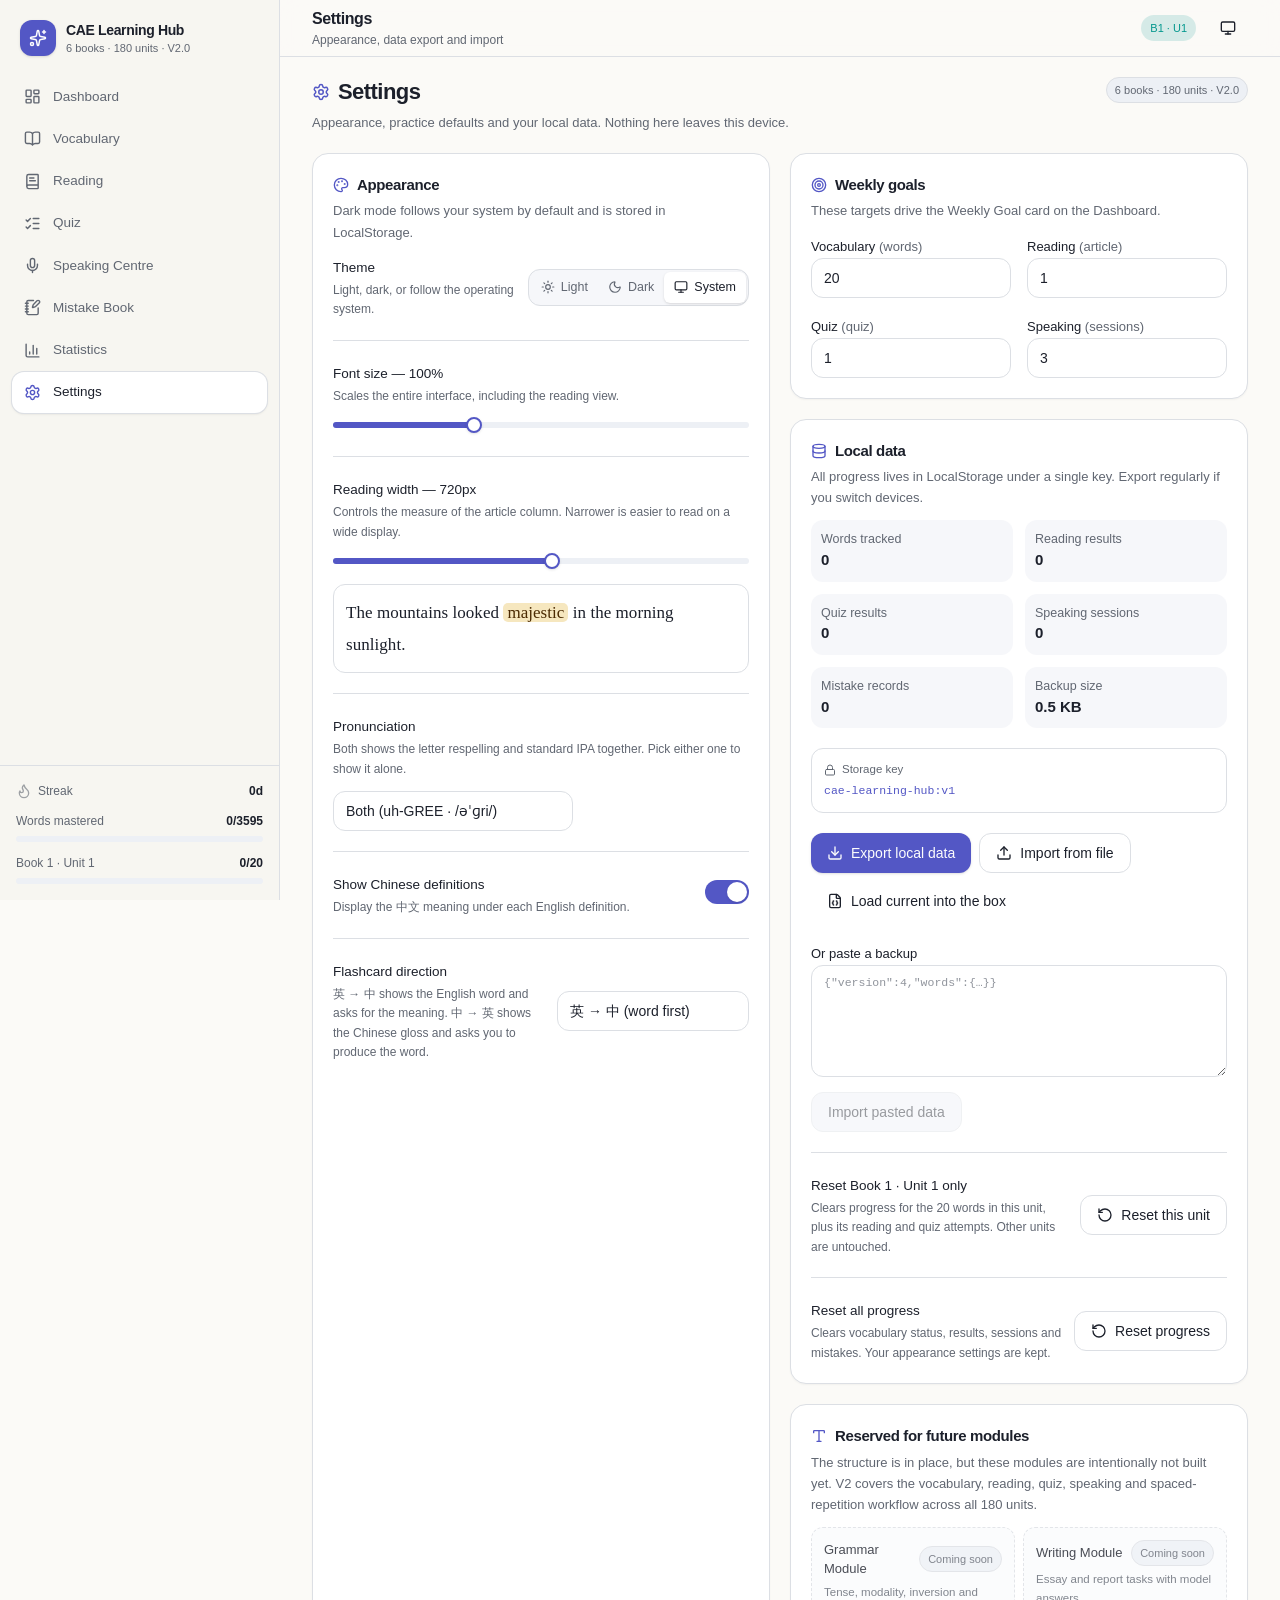
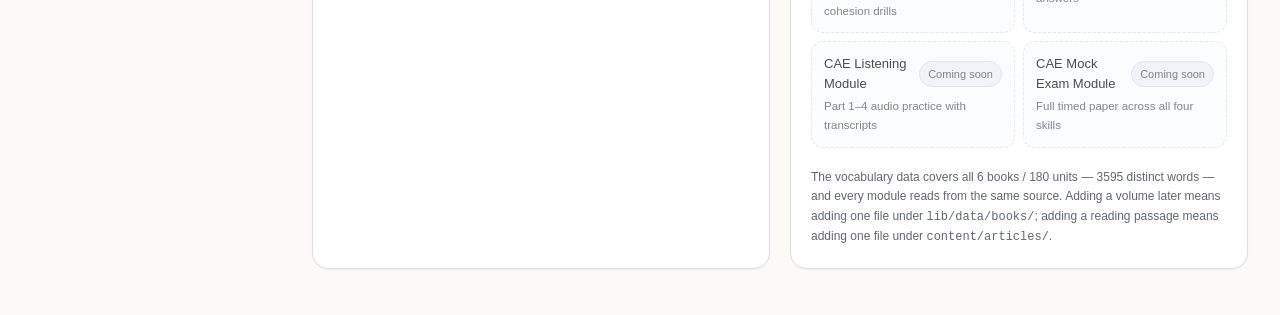
<file: settings/index.html>
<!DOCTYPE html><!--sQaXGURDKh_XeQmK6YHEV--><html lang="en"><head><meta charSet="utf-8"/><meta name="viewport" content="width=device-width, initial-scale=1, maximum-scale=5, viewport-fit=cover"/><link rel="stylesheet" href="/_next/static/css/7c0bb10b21bc2a31.css" data-precedence="next"/><link rel="preload" as="script" fetchPriority="low" href="/_next/static/chunks/webpack-50bae058dd59f114.js"/><script src="/_next/static/chunks/4bd1b696-c023c6e3521b1417.js" async=""></script><script src="/_next/static/chunks/255-a85cef9cc3a04b12.js" async=""></script><script src="/_next/static/chunks/main-app-2f59a5706e53aa98.js" async=""></script><script src="/_next/static/chunks/350-a9400051d61d6597.js" async=""></script><script src="/_next/static/chunks/845-b3952e5370cbb8ce.js" async=""></script><script src="/_next/static/chunks/app/layout-67ecf5b2a24dfc43.js" async=""></script><script src="/_next/static/chunks/127-c5cc78974f41c179.js" async=""></script><script src="/_next/static/chunks/646-c09df6d490c7efd1.js" async=""></script><script src="/_next/static/chunks/277-bd8da5292b14c8ea.js" async=""></script><script src="/_next/static/chunks/app/settings/page-1457d65a4bebe1a0.js" async=""></script><meta name="apple-mobile-web-app-capable" content="yes"/><meta name="theme-color" media="(prefers-color-scheme: light)" content="#faf9f6"/><meta name="theme-color" media="(prefers-color-scheme: dark)" content="#14161c"/><title>CAE Learning Hub · 4000 Essential English Words 1–6</title><meta name="description" content="A CAE learning workspace for 4000 Essential English Words, 2nd edition, Books 1–6 — 180 units, 3595 distinct words. Vocabulary, reading, quiz, speaking and spaced repetition."/><meta name="application-name" content="CAE Learning Hub"/><link rel="manifest" href="/manifest.webmanifest"/><meta name="format-detection" content="telephone=no"/><meta name="mobile-web-app-capable" content="yes"/><meta name="apple-mobile-web-app-title" content="CAE Hub"/><meta name="apple-mobile-web-app-status-bar-style" content="default"/><link rel="icon" href="/favicon.ico" type="image/x-icon" sizes="16x16"/><link rel="icon" href="/icons/favicon-64.png" sizes="64x64" type="image/png"/><link rel="icon" href="/icons/icon-192.png" sizes="192x192" type="image/png"/><link rel="icon" href="/icons/icon-512.png" sizes="512x512" type="image/png"/><link rel="apple-touch-icon" href="/icons/apple-touch-icon.png" sizes="180x180"/><script>(function(){try{
var raw=localStorage.getItem("cae-learning-hub:v1");
var s=raw?JSON.parse(raw).settings||{}:{};
var t=s.theme||"system";
var dark=t==="dark"||(t==="system"&&window.matchMedia("(prefers-color-scheme: dark)").matches);
var r=document.documentElement;
r.classList.toggle("dark",dark);
r.style.colorScheme=dark?"dark":"light";
if(s.fontScale)r.style.setProperty("--app-font-scale",String(s.fontScale));
if(s.readingWidth)r.style.setProperty("--reading-width",s.readingWidth+"px");
}catch(e){}})();</script><script src="/_next/static/chunks/polyfills-42372ed130431b0a.js" noModule=""></script></head><body class="antialiased"><div hidden=""><!--$--><!--/$--></div><div class="px-safe lg:grid lg:grid-cols-[264px_minmax(0,1fr)] xl:grid-cols-[280px_minmax(0,1fr)]"><aside class="pt-safe sticky top-0 hidden h-dvh shrink-0 flex-col border-r border-border bg-surface lg:flex"><div class="flex items-center gap-2.5 px-5 py-5"><span class="grid size-9 place-items-center rounded-lg bg-primary text-primary-foreground shadow-sm"><svg xmlns="http://www.w3.org/2000/svg" width="24" height="24" viewBox="0 0 24 24" fill="none" stroke="currentColor" stroke-width="2" stroke-linecap="round" stroke-linejoin="round" class="lucide lucide-sparkles lucide-stars size-[18px]" aria-hidden="true"><path d="M11.017 2.814a1 1 0 0 1 1.966 0l1.051 5.558a2 2 0 0 0 1.594 1.594l5.558 1.051a1 1 0 0 1 0 1.966l-5.558 1.051a2 2 0 0 0-1.594 1.594l-1.051 5.558a1 1 0 0 1-1.966 0l-1.051-5.558a2 2 0 0 0-1.594-1.594l-5.558-1.051a1 1 0 0 1 0-1.966l5.558-1.051a2 2 0 0 0 1.594-1.594z"></path><path d="M20 2v4"></path><path d="M22 4h-4"></path><circle cx="4" cy="20" r="2"></circle></svg></span><div class="min-w-0"><p class="truncate text-sm font-semibold tracking-tight">CAE Learning Hub</p><p class="text-[11px] text-muted-foreground">6<!-- --> books · <!-- -->180<!-- --> units · V2.0</p></div></div><nav class="flex-1 space-y-0.5 overflow-y-auto px-3 pb-4"><a class="group flex items-center gap-3 rounded-lg px-3 py-2.5 text-[13.5px] font-medium transition-colors text-muted-foreground hover:bg-card/70 hover:text-foreground" href="/"><svg xmlns="http://www.w3.org/2000/svg" width="24" height="24" viewBox="0 0 24 24" fill="none" stroke="currentColor" stroke-width="2" stroke-linecap="round" stroke-linejoin="round" class="lucide lucide-layout-dashboard size-[17px] shrink-0" aria-hidden="true"><rect width="7" height="9" x="3" y="3" rx="1"></rect><rect width="7" height="5" x="14" y="3" rx="1"></rect><rect width="7" height="9" x="14" y="12" rx="1"></rect><rect width="7" height="5" x="3" y="16" rx="1"></rect></svg><span class="flex-1 truncate">Dashboard</span></a><a class="group flex items-center gap-3 rounded-lg px-3 py-2.5 text-[13.5px] font-medium transition-colors text-muted-foreground hover:bg-card/70 hover:text-foreground" href="/vocabulary/"><svg xmlns="http://www.w3.org/2000/svg" width="24" height="24" viewBox="0 0 24 24" fill="none" stroke="currentColor" stroke-width="2" stroke-linecap="round" stroke-linejoin="round" class="lucide lucide-book-open size-[17px] shrink-0" aria-hidden="true"><path d="M12 5v16"></path><path d="M20.001 19A2 2 0 0022 17V5a2 2 0 00-1.999-2L16 3.002A5 5 0 0012 5a5 5 0 00-4-2H4a2 2 0 00-2 2v12a2 2 0 001.999 2H8a5 5 0 014 2 5 5 0 014-2z"></path></svg><span class="flex-1 truncate">Vocabulary</span></a><a class="group flex items-center gap-3 rounded-lg px-3 py-2.5 text-[13.5px] font-medium transition-colors text-muted-foreground hover:bg-card/70 hover:text-foreground" href="/reading/"><svg xmlns="http://www.w3.org/2000/svg" width="24" height="24" viewBox="0 0 24 24" fill="none" stroke="currentColor" stroke-width="2" stroke-linecap="round" stroke-linejoin="round" class="lucide lucide-book-text size-[17px] shrink-0" aria-hidden="true"><path d="M4 19.5v-15A2.5 2.5 0 0 1 6.5 2H19a1 1 0 0 1 1 1v18a1 1 0 0 1-1 1H6.5a1 1 0 0 1 0-5H20"></path><path d="M8 11h8"></path><path d="M8 7h6"></path></svg><span class="flex-1 truncate">Reading</span></a><a class="group flex items-center gap-3 rounded-lg px-3 py-2.5 text-[13.5px] font-medium transition-colors text-muted-foreground hover:bg-card/70 hover:text-foreground" href="/quiz/"><svg xmlns="http://www.w3.org/2000/svg" width="24" height="24" viewBox="0 0 24 24" fill="none" stroke="currentColor" stroke-width="2" stroke-linecap="round" stroke-linejoin="round" class="lucide lucide-list-checks size-[17px] shrink-0" aria-hidden="true"><path d="M13 5h8"></path><path d="M13 12h8"></path><path d="M13 19h8"></path><path d="m3 17 2 2 4-4"></path><path d="m3 7 2 2 4-4"></path></svg><span class="flex-1 truncate">Quiz</span></a><a class="group flex items-center gap-3 rounded-lg px-3 py-2.5 text-[13.5px] font-medium transition-colors text-muted-foreground hover:bg-card/70 hover:text-foreground" href="/speaking/"><svg xmlns="http://www.w3.org/2000/svg" width="24" height="24" viewBox="0 0 24 24" fill="none" stroke="currentColor" stroke-width="2" stroke-linecap="round" stroke-linejoin="round" class="lucide lucide-mic size-[17px] shrink-0" aria-hidden="true"><path d="M12 19v3"></path><path d="M19 10v2a7 7 0 0 1-14 0v-2"></path><rect x="9" y="2" width="6" height="13" rx="3"></rect></svg><span class="flex-1 truncate">Speaking Centre</span></a><a class="group flex items-center gap-3 rounded-lg px-3 py-2.5 text-[13.5px] font-medium transition-colors text-muted-foreground hover:bg-card/70 hover:text-foreground" href="/mistakes/"><svg xmlns="http://www.w3.org/2000/svg" width="24" height="24" viewBox="0 0 24 24" fill="none" stroke="currentColor" stroke-width="2" stroke-linecap="round" stroke-linejoin="round" class="lucide lucide-notebook-pen size-[17px] shrink-0" aria-hidden="true"><path d="M13.4 2H6a2 2 0 0 0-2 2v16a2 2 0 0 0 2 2h12a2 2 0 0 0 2-2v-7.4"></path><path d="M2 6h4"></path><path d="M2 10h4"></path><path d="M2 14h4"></path><path d="M2 18h4"></path><path d="M21.378 5.626a1 1 0 1 0-3.004-3.004l-5.01 5.012a2 2 0 0 0-.506.854l-.837 2.87a.5.5 0 0 0 .62.62l2.87-.837a2 2 0 0 0 .854-.506z"></path></svg><span class="flex-1 truncate">Mistake Book</span></a><a class="group flex items-center gap-3 rounded-lg px-3 py-2.5 text-[13.5px] font-medium transition-colors text-muted-foreground hover:bg-card/70 hover:text-foreground" href="/statistics/"><svg xmlns="http://www.w3.org/2000/svg" width="24" height="24" viewBox="0 0 24 24" fill="none" stroke="currentColor" stroke-width="2" stroke-linecap="round" stroke-linejoin="round" class="lucide lucide-chart-column lucide-bar-chart-3 size-[17px] shrink-0" aria-hidden="true"><path d="M3 3v16a2 2 0 0 0 2 2h16"></path><path d="M18 17V9"></path><path d="M13 17V5"></path><path d="M8 17v-3"></path></svg><span class="flex-1 truncate">Statistics</span></a><a class="group flex items-center gap-3 rounded-lg px-3 py-2.5 text-[13.5px] font-medium transition-colors bg-card text-foreground shadow-sm ring-1 ring-border" href="/settings/"><svg xmlns="http://www.w3.org/2000/svg" width="24" height="24" viewBox="0 0 24 24" fill="none" stroke="currentColor" stroke-width="2" stroke-linecap="round" stroke-linejoin="round" class="lucide lucide-settings size-[17px] shrink-0 text-primary" aria-hidden="true"><path d="M9.671 4.136a2.34 2.34 0 0 1 4.659 0 2.34 2.34 0 0 0 3.319 1.915 2.34 2.34 0 0 1 2.33 4.033 2.34 2.34 0 0 0 0 3.831 2.34 2.34 0 0 1-2.33 4.033 2.34 2.34 0 0 0-3.319 1.915 2.34 2.34 0 0 1-4.659 0 2.34 2.34 0 0 0-3.32-1.915 2.34 2.34 0 0 1-2.33-4.033 2.34 2.34 0 0 0 0-3.831A2.34 2.34 0 0 1 6.35 6.051a2.34 2.34 0 0 0 3.319-1.915"></path><circle cx="12" cy="12" r="3"></circle></svg><span class="flex-1 truncate">Settings</span></a></nav><div class="space-y-3 border-t border-border p-4"><div class="flex items-center justify-between text-[12px]"><span class="inline-flex items-center gap-1.5 font-medium text-muted-foreground"><svg xmlns="http://www.w3.org/2000/svg" width="24" height="24" viewBox="0 0 24 24" fill="none" stroke="currentColor" stroke-width="2" stroke-linecap="round" stroke-linejoin="round" class="lucide lucide-flame size-4 text-muted-foreground/60" aria-hidden="true"><path d="M12 3q1 4 4 6.5t3 5.5a1 1 0 0 1-14 0 5 5 0 0 1 1-3 1 1 0 0 0 5 0c0-2-1.5-3-1.5-5q0-2 2.5-4"></path></svg>Streak</span><span class="tabnum font-semibold">0<!-- -->d</span></div><div><div class="flex items-center justify-between text-[12px]"><span class="font-medium text-muted-foreground">Words mastered</span><span class="tabnum font-semibold">0<!-- -->/<!-- -->3595</span></div><div class="mt-1.5 h-1.5 w-full overflow-hidden rounded-full bg-muted"><div class="h-full rounded-full bg-primary transition-[width] duration-500" style="width:0%"></div></div></div><div><div class="flex items-center justify-between text-[12px]"><span class="font-medium text-muted-foreground">Book <!-- -->1<!-- --> · Unit <!-- -->1</span><span class="tabnum font-semibold">0<!-- -->/<!-- -->20</span></div><div class="mt-1.5 h-1.5 w-full overflow-hidden rounded-full bg-muted"><div class="h-full rounded-full bg-accent transition-[width] duration-500" style="width:0%"></div></div></div></div></aside><div class="flex min-h-dvh flex-col"><header class="pt-safe sticky top-0 z-30 border-b border-border bg-background/85 backdrop-blur-md"><div class="flex h-14 items-center gap-3 px-4 sm:px-6 lg:px-8"><div class="min-w-0 flex-1"><h1 class="truncate text-[15px] font-semibold tracking-tight lg:text-base">Settings</h1><p class="hidden truncate text-[12px] text-muted-foreground sm:block">Appearance, data export and import</p></div><span class="items-center gap-1 rounded-full border px-2 py-0.5 text-[11px] font-medium leading-5 whitespace-nowrap [&amp;_svg]:size-3 border-transparent bg-accent/15 text-accent hidden md:inline-flex">B<!-- -->1<!-- --> · U<!-- -->1</span><button class="inline-flex items-center justify-center gap-2 whitespace-nowrap rounded-lg text-sm font-medium transition-[background-color,color,box-shadow,transform] duration-150 disabled:pointer-events-none disabled:opacity-45 active:translate-y-px [&amp;_svg]:pointer-events-none [&amp;_svg]:shrink-0 text-foreground hover:bg-muted/70 size-10 [&amp;_svg]:size-4" title="Theme: system" aria-label="Switch theme"><svg xmlns="http://www.w3.org/2000/svg" width="24" height="24" viewBox="0 0 24 24" fill="none" stroke="currentColor" stroke-width="2" stroke-linecap="round" stroke-linejoin="round" class="lucide lucide-monitor" aria-hidden="true"><rect width="20" height="14" x="2" y="3" rx="2"></rect><line x1="8" x2="16" y1="21" y2="21"></line><line x1="12" x2="12" y1="17" y2="21"></line></svg></button></div></header><main class="flex-1 px-4 pb-28 pt-5 sm:px-6 lg:px-8 lg:pb-12"><div class="mx-auto w-full max-w-[1180px]"><div class="space-y-5"><div class="mb-5 flex flex-wrap items-start justify-between gap-3"><div class="min-w-0"><div class="flex items-center gap-2"><svg xmlns="http://www.w3.org/2000/svg" width="24" height="24" viewBox="0 0 24 24" fill="none" stroke="currentColor" stroke-width="2" stroke-linecap="round" stroke-linejoin="round" class="lucide lucide-settings size-[18px] text-primary" aria-hidden="true"><path d="M9.671 4.136a2.34 2.34 0 0 1 4.659 0 2.34 2.34 0 0 0 3.319 1.915 2.34 2.34 0 0 1 2.33 4.033 2.34 2.34 0 0 0 0 3.831 2.34 2.34 0 0 1-2.33 4.033 2.34 2.34 0 0 0-3.319 1.915 2.34 2.34 0 0 1-4.659 0 2.34 2.34 0 0 0-3.32-1.915 2.34 2.34 0 0 1-2.33-4.033 2.34 2.34 0 0 0 0-3.831A2.34 2.34 0 0 1 6.35 6.051a2.34 2.34 0 0 0 3.319-1.915"></path><circle cx="12" cy="12" r="3"></circle></svg><h2 class="text-xl font-semibold tracking-tight sm:text-[22px]">Settings</h2></div><p class="mt-1 max-w-2xl text-[13px] leading-relaxed text-muted-foreground">Appearance, practice defaults and your local data. Nothing here leaves this device.</p></div><div class="flex flex-wrap items-center gap-2"><span class="inline-flex items-center gap-1 rounded-full border px-2 py-0.5 text-[11px] font-medium leading-5 whitespace-nowrap [&amp;_svg]:size-3 border-border bg-muted text-muted-foreground">6 books · 180 units · V2.0</span></div></div><div class="grid gap-5 lg:grid-cols-2"><div class="rounded-xl border border-border bg-card text-card-foreground shadow-[0_1px_2px_rgba(16,18,32,0.04)]"><div class="flex flex-col gap-1 p-5 pb-3"><h3 class="text-[15px] font-semibold tracking-tight flex items-center gap-2"><svg xmlns="http://www.w3.org/2000/svg" width="24" height="24" viewBox="0 0 24 24" fill="none" stroke="currentColor" stroke-width="2" stroke-linecap="round" stroke-linejoin="round" class="lucide lucide-palette size-4 text-primary" aria-hidden="true"><path d="M12 22a1 1 0 0 1 0-20 10 9 0 0 1 10 9 5 5 0 0 1-5 5h-2.25a1.75 1.75 0 0 0-1.4 2.8l.3.4a1.75 1.75 0 0 1-1.4 2.8z"></path><circle cx="13.5" cy="6.5" r=".5" fill="currentColor"></circle><circle cx="17.5" cy="10.5" r=".5" fill="currentColor"></circle><circle cx="6.5" cy="12.5" r=".5" fill="currentColor"></circle><circle cx="8.5" cy="7.5" r=".5" fill="currentColor"></circle></svg>Appearance</h3><p class="text-[13px] leading-relaxed text-muted-foreground">Dark mode follows your system by default and is stored in LocalStorage.</p></div><div class="p-5 pt-0 space-y-5"><div class="flex flex-wrap items-center justify-between gap-3"><div class="min-w-[180px] flex-1"><label class="font-medium peer-disabled:cursor-not-allowed peer-disabled:opacity-70 text-[13.5px]">Theme</label><p class="mt-0.5 text-[12px] leading-relaxed text-muted-foreground">Light, dark, or follow the operating system.</p></div><div class="shrink-0"><div class="inline-flex rounded-lg border border-border bg-muted/50 p-0.5"><button class="inline-flex items-center gap-1.5 rounded-[6px] px-2.5 py-1.5 text-[12.5px] font-medium transition-colors text-muted-foreground hover:text-foreground"><svg xmlns="http://www.w3.org/2000/svg" width="24" height="24" viewBox="0 0 24 24" fill="none" stroke="currentColor" stroke-width="2" stroke-linecap="round" stroke-linejoin="round" class="lucide lucide-sun size-3.5" aria-hidden="true"><circle cx="12" cy="12" r="4"></circle><path d="M12 2v2"></path><path d="M12 20v2"></path><path d="m4.93 4.93 1.41 1.41"></path><path d="m17.66 17.66 1.41 1.41"></path><path d="M2 12h2"></path><path d="M20 12h2"></path><path d="m6.34 17.66-1.41 1.41"></path><path d="m19.07 4.93-1.41 1.41"></path></svg>Light</button><button class="inline-flex items-center gap-1.5 rounded-[6px] px-2.5 py-1.5 text-[12.5px] font-medium transition-colors text-muted-foreground hover:text-foreground"><svg xmlns="http://www.w3.org/2000/svg" width="24" height="24" viewBox="0 0 24 24" fill="none" stroke="currentColor" stroke-width="2" stroke-linecap="round" stroke-linejoin="round" class="lucide lucide-moon size-3.5" aria-hidden="true"><path d="M20.985 12.486a9 9 0 1 1-9.473-9.472c.405-.022.617.46.402.803a6 6 0 0 0 8.268 8.268c.344-.215.825-.004.803.401"></path></svg>Dark</button><button class="inline-flex items-center gap-1.5 rounded-[6px] px-2.5 py-1.5 text-[12.5px] font-medium transition-colors bg-card text-foreground shadow-sm"><svg xmlns="http://www.w3.org/2000/svg" width="24" height="24" viewBox="0 0 24 24" fill="none" stroke="currentColor" stroke-width="2" stroke-linecap="round" stroke-linejoin="round" class="lucide lucide-monitor size-3.5" aria-hidden="true"><rect width="20" height="14" x="2" y="3" rx="2"></rect><line x1="8" x2="16" y1="21" y2="21"></line><line x1="12" x2="12" y1="17" y2="21"></line></svg>System</button></div></div></div><div data-orientation="horizontal" role="none" class="shrink-0 bg-border h-px w-full"></div><div class="space-y-2"><div class=""><label class="font-medium peer-disabled:cursor-not-allowed peer-disabled:opacity-70 text-[13.5px]">Font size — 100%</label><p class="mt-0.5 text-[12px] leading-relaxed text-muted-foreground">Scales the entire interface, including the reading view.</p></div><div class=""><span dir="ltr" data-orientation="horizontal" aria-disabled="false" class="relative flex w-full touch-none select-none items-center py-2" style="--radix-slider-thumb-transform:translateX(-50%)"><span data-orientation="horizontal" class="relative h-1.5 w-full grow overflow-hidden rounded-full bg-muted"><span data-orientation="horizontal" class="absolute h-full bg-primary" style="left:0%;right:66.66666666666666%"></span></span><span style="transform:var(--radix-slider-thumb-transform);position:absolute;left:calc(0% + 0px)"><span role="slider" aria-valuemin="0.85" aria-valuemax="1.3" aria-orientation="horizontal" data-orientation="horizontal" tabindex="0" class="block size-4 rounded-full border-2 border-primary bg-card shadow transition-transform hover:scale-110 focus-visible:outline-none focus-visible:ring-[3px] focus-visible:ring-ring/30" style="display:none" data-radix-collection-item=""></span></span><input style="display:none"/></span></div></div><div data-orientation="horizontal" role="none" class="shrink-0 bg-border h-px w-full"></div><div class="space-y-2"><div class=""><label class="font-medium peer-disabled:cursor-not-allowed peer-disabled:opacity-70 text-[13.5px]">Reading width — 720px</label><p class="mt-0.5 text-[12px] leading-relaxed text-muted-foreground">Controls the measure of the article column. Narrower is easier to read on a wide display.</p></div><div class=""><span dir="ltr" data-orientation="horizontal" aria-disabled="false" class="relative flex w-full touch-none select-none items-center py-2" style="--radix-slider-thumb-transform:translateX(-50%)"><span data-orientation="horizontal" class="relative h-1.5 w-full grow overflow-hidden rounded-full bg-muted"><span data-orientation="horizontal" class="absolute h-full bg-primary" style="left:0%;right:47.36842105263158%"></span></span><span style="transform:var(--radix-slider-thumb-transform);position:absolute;left:calc(0% + 0px)"><span role="slider" aria-valuemin="520" aria-valuemax="900" aria-orientation="horizontal" data-orientation="horizontal" tabindex="0" class="block size-4 rounded-full border-2 border-primary bg-card shadow transition-transform hover:scale-110 focus-visible:outline-none focus-visible:ring-[3px] focus-visible:ring-ring/30" style="display:none" data-radix-collection-item=""></span></span><input style="display:none"/></span><div class="mt-3 rounded-lg border border-border bg-card p-3"><p class="reading-body text-[13px]" style="max-width:720px">The mountains looked<!-- --> <span class="rounded-[5px] bg-highlight px-1 font-medium text-highlight-foreground">majestic</span> <!-- -->in the morning sunlight.</p></div></div></div><div data-orientation="horizontal" role="none" class="shrink-0 bg-border h-px w-full"></div><div class="flex flex-wrap items-center justify-between gap-3"><div class="min-w-[180px] flex-1"><label class="font-medium peer-disabled:cursor-not-allowed peer-disabled:opacity-70 text-[13.5px]">Pronunciation</label><p class="mt-0.5 text-[12px] leading-relaxed text-muted-foreground">Both shows the letter respelling and standard IPA together. Pick either one to show it alone.</p></div><div class="shrink-0"><select class="rounded-lg border border-input px-3 text-sm text-foreground placeholder:text-muted-foreground/70 transition-colors focus-visible:border-ring focus-visible:outline-none focus-visible:ring-[3px] focus-visible:ring-ring/25 disabled:cursor-not-allowed disabled:opacity-50 h-10 cursor-pointer appearance-none bg-[length:16px] bg-no-repeat pr-9 bg-[url(&#x27;data:image/svg+xml;utf8,&lt;svg xmlns=%22http://www.w3.org/2000/svg%22 viewBox=%220 0 24 24%22 fill=%22none%22 stroke=%22%2371717a%22 stroke-linecap=%22round%22&gt;&lt;path d=%22m6 9 6 6 6-6%22/&gt;&lt;/svg&gt;&#x27;)] w-60" aria-label="Pronunciation"><option value="both" selected="">Both (uh-GREE · /əˈɡri/)</option><option value="respell">Letter respelling only (uh-GREE)</option><option value="ipa">IPA only (/əˈɡri/)</option></select></div></div><div data-orientation="horizontal" role="none" class="shrink-0 bg-border h-px w-full"></div><div class="flex flex-wrap items-center justify-between gap-3"><div class="min-w-[180px] flex-1"><label class="font-medium peer-disabled:cursor-not-allowed peer-disabled:opacity-70 text-[13.5px]">Show Chinese definitions</label><p class="mt-0.5 text-[12px] leading-relaxed text-muted-foreground">Display the 中文 meaning under each English definition.</p></div><div class="shrink-0"><button type="button" role="switch" aria-checked="true" data-state="checked" value="on" class="peer inline-flex h-6 w-11 shrink-0 cursor-pointer items-center rounded-full border-2 border-transparent transition-colors focus-visible:outline-none focus-visible:ring-[3px] focus-visible:ring-ring/30 disabled:cursor-not-allowed disabled:opacity-50 data-[state=checked]:bg-primary data-[state=unchecked]:bg-muted-foreground/35"><span data-state="checked" class="pointer-events-none block size-5 rounded-full bg-white shadow transition-transform data-[state=checked]:translate-x-5 data-[state=unchecked]:translate-x-0"></span></button><input type="checkbox" aria-hidden="true" tabindex="-1" style="position:absolute;pointer-events:none;opacity:0;margin:0;transform:translateX(-100%)" checked="" value="on"/></div></div><div data-orientation="horizontal" role="none" class="shrink-0 bg-border h-px w-full"></div><div class="flex flex-wrap items-center justify-between gap-3"><div class="min-w-[180px] flex-1"><label class="font-medium peer-disabled:cursor-not-allowed peer-disabled:opacity-70 text-[13.5px]">Flashcard direction</label><p class="mt-0.5 text-[12px] leading-relaxed text-muted-foreground">英 → 中 shows the English word and asks for the meaning. 中 → 英 shows the Chinese gloss and asks you to produce the word.</p></div><div class="shrink-0"><select class="rounded-lg border border-input px-3 text-sm text-foreground placeholder:text-muted-foreground/70 transition-colors focus-visible:border-ring focus-visible:outline-none focus-visible:ring-[3px] focus-visible:ring-ring/25 disabled:cursor-not-allowed disabled:opacity-50 h-10 cursor-pointer appearance-none bg-[length:16px] bg-no-repeat pr-9 bg-[url(&#x27;data:image/svg+xml;utf8,&lt;svg xmlns=%22http://www.w3.org/2000/svg%22 viewBox=%220 0 24 24%22 fill=%22none%22 stroke=%22%2371717a%22 stroke-linecap=%22round%22&gt;&lt;path d=%22m6 9 6 6 6-6%22/&gt;&lt;/svg&gt;&#x27;)] w-48" aria-label="Flashcard direction"><option value="en-zh" selected="">英 → 中 (word first)</option><option value="zh-en">中 → 英 (meaning first)</option></select></div></div></div></div><div class="space-y-5"><div class="rounded-xl border border-border bg-card text-card-foreground shadow-[0_1px_2px_rgba(16,18,32,0.04)]"><div class="flex flex-col gap-1 p-5 pb-3"><h3 class="text-[15px] font-semibold tracking-tight flex items-center gap-2"><svg xmlns="http://www.w3.org/2000/svg" width="24" height="24" viewBox="0 0 24 24" fill="none" stroke="currentColor" stroke-width="2" stroke-linecap="round" stroke-linejoin="round" class="lucide lucide-target size-4 text-primary" aria-hidden="true"><circle cx="12" cy="12" r="10"></circle><circle cx="12" cy="12" r="6"></circle><circle cx="12" cy="12" r="2"></circle></svg>Weekly goals</h3><p class="text-[13px] leading-relaxed text-muted-foreground">These targets drive the Weekly Goal card on the Dashboard.</p></div><div class="p-5 pt-0 space-y-5"><div class="grid grid-cols-2 gap-4"><div class="space-y-1.5"><label class="text-[13px] font-medium leading-none peer-disabled:cursor-not-allowed peer-disabled:opacity-70" for="goal-vocabulary">Vocabulary<!-- --> <span class="font-normal text-muted-foreground">(<!-- -->words<!-- -->)</span></label><input class="w-full rounded-lg border border-input bg-card px-3 text-sm text-foreground placeholder:text-muted-foreground/70 transition-colors focus-visible:border-ring focus-visible:outline-none focus-visible:ring-[3px] focus-visible:ring-ring/25 disabled:cursor-not-allowed disabled:opacity-50 h-10" id="goal-vocabulary" type="number" min="0" max="200" value="20"/></div><div class="space-y-1.5"><label class="text-[13px] font-medium leading-none peer-disabled:cursor-not-allowed peer-disabled:opacity-70" for="goal-reading">Reading<!-- --> <span class="font-normal text-muted-foreground">(<!-- -->article<!-- -->)</span></label><input class="w-full rounded-lg border border-input bg-card px-3 text-sm text-foreground placeholder:text-muted-foreground/70 transition-colors focus-visible:border-ring focus-visible:outline-none focus-visible:ring-[3px] focus-visible:ring-ring/25 disabled:cursor-not-allowed disabled:opacity-50 h-10" id="goal-reading" type="number" min="0" max="200" value="1"/></div><div class="space-y-1.5"><label class="text-[13px] font-medium leading-none peer-disabled:cursor-not-allowed peer-disabled:opacity-70" for="goal-quiz">Quiz<!-- --> <span class="font-normal text-muted-foreground">(<!-- -->quiz<!-- -->)</span></label><input class="w-full rounded-lg border border-input bg-card px-3 text-sm text-foreground placeholder:text-muted-foreground/70 transition-colors focus-visible:border-ring focus-visible:outline-none focus-visible:ring-[3px] focus-visible:ring-ring/25 disabled:cursor-not-allowed disabled:opacity-50 h-10" id="goal-quiz" type="number" min="0" max="200" value="1"/></div><div class="space-y-1.5"><label class="text-[13px] font-medium leading-none peer-disabled:cursor-not-allowed peer-disabled:opacity-70" for="goal-speaking">Speaking<!-- --> <span class="font-normal text-muted-foreground">(<!-- -->sessions<!-- -->)</span></label><input class="w-full rounded-lg border border-input bg-card px-3 text-sm text-foreground placeholder:text-muted-foreground/70 transition-colors focus-visible:border-ring focus-visible:outline-none focus-visible:ring-[3px] focus-visible:ring-ring/25 disabled:cursor-not-allowed disabled:opacity-50 h-10" id="goal-speaking" type="number" min="0" max="200" value="3"/></div></div></div></div><div class="rounded-xl border border-border bg-card text-card-foreground shadow-[0_1px_2px_rgba(16,18,32,0.04)]"><div class="flex flex-col gap-1 p-5 pb-3"><h3 class="text-[15px] font-semibold tracking-tight flex items-center gap-2"><svg xmlns="http://www.w3.org/2000/svg" width="24" height="24" viewBox="0 0 24 24" fill="none" stroke="currentColor" stroke-width="2" stroke-linecap="round" stroke-linejoin="round" class="lucide lucide-database size-4 text-primary" aria-hidden="true"><ellipse cx="12" cy="5" rx="9" ry="3"></ellipse><path d="M3 5V19A9 3 0 0 0 21 19V5"></path><path d="M3 12A9 3 0 0 0 21 12"></path></svg>Local data</h3><p class="text-[13px] leading-relaxed text-muted-foreground">All progress lives in LocalStorage under a single key. Export regularly if you switch devices.</p></div><div class="p-5 pt-0 space-y-5"><div class="grid grid-cols-2 gap-3 text-[12.5px]"><div class="rounded-lg bg-muted/50 p-2.5"><p class="text-muted-foreground">Words tracked</p><p class="tabnum text-[15px] font-semibold">0</p></div><div class="rounded-lg bg-muted/50 p-2.5"><p class="text-muted-foreground">Reading results</p><p class="tabnum text-[15px] font-semibold">0</p></div><div class="rounded-lg bg-muted/50 p-2.5"><p class="text-muted-foreground">Quiz results</p><p class="tabnum text-[15px] font-semibold">0</p></div><div class="rounded-lg bg-muted/50 p-2.5"><p class="text-muted-foreground">Speaking sessions</p><p class="tabnum text-[15px] font-semibold">0</p></div><div class="rounded-lg bg-muted/50 p-2.5"><p class="text-muted-foreground">Mistake records</p><p class="tabnum text-[15px] font-semibold">0</p></div><div class="rounded-lg bg-muted/50 p-2.5"><p class="text-muted-foreground">Backup size</p><p class="tabnum text-[15px] font-semibold">0.5 KB</p></div></div><div class="rounded-lg border border-border bg-card p-3"><p class="flex items-center gap-1.5 text-[11.5px] font-medium text-muted-foreground"><svg xmlns="http://www.w3.org/2000/svg" width="24" height="24" viewBox="0 0 24 24" fill="none" stroke="currentColor" stroke-width="2" stroke-linecap="round" stroke-linejoin="round" class="lucide lucide-lock size-3" aria-hidden="true"><rect width="18" height="11" x="3" y="11" rx="2" ry="2"></rect><path d="M7 11V7a5 5 0 0 1 10 0v4"></path></svg>Storage key</p><code class="mt-1 block break-all font-mono text-[11.5px] text-primary">cae-learning-hub:v1</code></div><div class="flex flex-wrap gap-2"><button class="inline-flex items-center justify-center gap-2 whitespace-nowrap rounded-lg text-sm font-medium transition-[background-color,color,box-shadow,transform] duration-150 disabled:pointer-events-none disabled:opacity-45 active:translate-y-px [&amp;_svg]:pointer-events-none [&amp;_svg]:shrink-0 bg-primary text-primary-foreground shadow-sm hover:bg-primary/90 hover:shadow h-10 px-4 [&amp;_svg]:size-4"><svg xmlns="http://www.w3.org/2000/svg" width="24" height="24" viewBox="0 0 24 24" fill="none" stroke="currentColor" stroke-width="2" stroke-linecap="round" stroke-linejoin="round" class="lucide lucide-download" aria-hidden="true"><path d="M12 15V3"></path><path d="M21 15v4a2 2 0 0 1-2 2H5a2 2 0 0 1-2-2v-4"></path><path d="m7 10 5 5 5-5"></path></svg>Export local data</button><button class="inline-flex items-center justify-center gap-2 whitespace-nowrap rounded-lg text-sm font-medium transition-[background-color,color,box-shadow,transform] duration-150 disabled:pointer-events-none disabled:opacity-45 active:translate-y-px [&amp;_svg]:pointer-events-none [&amp;_svg]:shrink-0 border border-border bg-card text-foreground hover:bg-muted/60 h-10 px-4 [&amp;_svg]:size-4"><svg xmlns="http://www.w3.org/2000/svg" width="24" height="24" viewBox="0 0 24 24" fill="none" stroke="currentColor" stroke-width="2" stroke-linecap="round" stroke-linejoin="round" class="lucide lucide-upload" aria-hidden="true"><path d="M12 3v12"></path><path d="m17 8-5-5-5 5"></path><path d="M21 15v4a2 2 0 0 1-2 2H5a2 2 0 0 1-2-2v-4"></path></svg>Import from file</button><input type="file" accept="application/json,.json" class="hidden"/><button class="inline-flex items-center justify-center gap-2 whitespace-nowrap rounded-lg text-sm font-medium transition-[background-color,color,box-shadow,transform] duration-150 disabled:pointer-events-none disabled:opacity-45 active:translate-y-px [&amp;_svg]:pointer-events-none [&amp;_svg]:shrink-0 text-foreground hover:bg-muted/70 h-10 px-4 [&amp;_svg]:size-4"><svg xmlns="http://www.w3.org/2000/svg" width="24" height="24" viewBox="0 0 24 24" fill="none" stroke="currentColor" stroke-width="2" stroke-linecap="round" stroke-linejoin="round" class="lucide lucide-file-braces lucide-file-json" aria-hidden="true"><path d="M6 22a2 2 0 0 1-2-2V4a2 2 0 0 1 2-2h8a2.4 2.4 0 0 1 1.704.706l3.588 3.588A2.4 2.4 0 0 1 20 8v12a2 2 0 0 1-2 2z"></path><path d="M14 2v5a1 1 0 0 0 1 1h5"></path><path d="M10 12a1 1 0 0 0-1 1v1a1 1 0 0 1-1 1 1 1 0 0 1 1 1v1a1 1 0 0 0 1 1"></path><path d="M14 18a1 1 0 0 0 1-1v-1a1 1 0 0 1 1-1 1 1 0 0 1-1-1v-1a1 1 0 0 0-1-1"></path></svg>Load current into the box</button></div><div class="space-y-2"><label class="text-[13px] font-medium leading-none peer-disabled:cursor-not-allowed peer-disabled:opacity-70" for="import-box">Or paste a backup</label><textarea class="w-full rounded-lg border border-input bg-card px-3 text-foreground placeholder:text-muted-foreground/70 transition-colors focus-visible:border-ring focus-visible:outline-none focus-visible:ring-[3px] focus-visible:ring-ring/25 disabled:cursor-not-allowed disabled:opacity-50 resize-y py-2 min-h-28 font-mono text-[11.5px]" id="import-box" placeholder="{&quot;version&quot;:4,&quot;words&quot;:{…}}"></textarea><button class="inline-flex items-center justify-center gap-2 whitespace-nowrap rounded-lg text-sm font-medium transition-[background-color,color,box-shadow,transform] duration-150 disabled:pointer-events-none disabled:opacity-45 active:translate-y-px [&amp;_svg]:pointer-events-none [&amp;_svg]:shrink-0 bg-muted text-foreground hover:bg-muted/70 border border-border h-10 px-4 [&amp;_svg]:size-4" disabled="">Import pasted data</button></div><div data-orientation="horizontal" role="none" class="shrink-0 bg-border h-px w-full"></div><div class="flex flex-wrap items-center justify-between gap-3"><div class="min-w-[180px] flex-1"><label class="font-medium peer-disabled:cursor-not-allowed peer-disabled:opacity-70 text-[13.5px]">Reset Book 1 · Unit 1 only</label><p class="mt-0.5 text-[12px] leading-relaxed text-muted-foreground">Clears progress for the 20 words in this unit, plus its reading and quiz attempts. Other units are untouched.</p></div><div class="shrink-0"><button class="inline-flex items-center justify-center gap-2 whitespace-nowrap rounded-lg text-sm font-medium transition-[background-color,color,box-shadow,transform] duration-150 disabled:pointer-events-none disabled:opacity-45 active:translate-y-px [&amp;_svg]:pointer-events-none [&amp;_svg]:shrink-0 border border-border bg-card text-foreground hover:bg-muted/60 h-10 px-4 [&amp;_svg]:size-4"><svg xmlns="http://www.w3.org/2000/svg" width="24" height="24" viewBox="0 0 24 24" fill="none" stroke="currentColor" stroke-width="2" stroke-linecap="round" stroke-linejoin="round" class="lucide lucide-rotate-ccw" aria-hidden="true"><path d="M3 12a9 9 0 1 0 9-9 9.75 9.75 0 0 0-6.74 2.74L3 8"></path><path d="M3 3v5h5"></path></svg>Reset this unit</button></div></div><div data-orientation="horizontal" role="none" class="shrink-0 bg-border h-px w-full"></div><div class="flex flex-wrap items-center justify-between gap-3"><div class="min-w-[180px] flex-1"><label class="font-medium peer-disabled:cursor-not-allowed peer-disabled:opacity-70 text-[13.5px]">Reset all progress</label><p class="mt-0.5 text-[12px] leading-relaxed text-muted-foreground">Clears vocabulary status, results, sessions and mistakes. Your appearance settings are kept.</p></div><div class="shrink-0"><button class="inline-flex items-center justify-center gap-2 whitespace-nowrap rounded-lg text-sm font-medium transition-[background-color,color,box-shadow,transform] duration-150 disabled:pointer-events-none disabled:opacity-45 active:translate-y-px [&amp;_svg]:pointer-events-none [&amp;_svg]:shrink-0 border border-border bg-card text-foreground hover:bg-muted/60 h-10 px-4 [&amp;_svg]:size-4"><svg xmlns="http://www.w3.org/2000/svg" width="24" height="24" viewBox="0 0 24 24" fill="none" stroke="currentColor" stroke-width="2" stroke-linecap="round" stroke-linejoin="round" class="lucide lucide-rotate-ccw" aria-hidden="true"><path d="M3 12a9 9 0 1 0 9-9 9.75 9.75 0 0 0-6.74 2.74L3 8"></path><path d="M3 3v5h5"></path></svg>Reset progress</button></div></div></div></div><div class="rounded-xl border border-border bg-card text-card-foreground shadow-[0_1px_2px_rgba(16,18,32,0.04)]"><div class="flex flex-col gap-1 p-5 pb-3"><h3 class="text-[15px] font-semibold tracking-tight flex items-center gap-2"><svg xmlns="http://www.w3.org/2000/svg" width="24" height="24" viewBox="0 0 24 24" fill="none" stroke="currentColor" stroke-width="2" stroke-linecap="round" stroke-linejoin="round" class="lucide lucide-type size-4 text-primary" aria-hidden="true"><path d="M12 4v16"></path><path d="M4 7V5a1 1 0 0 1 1-1h14a1 1 0 0 1 1 1v2"></path><path d="M9 20h6"></path></svg>Reserved for future modules</h3><p class="text-[13px] leading-relaxed text-muted-foreground">The structure is in place, but these modules are intentionally not built yet. V2 covers the vocabulary, reading, quiz, speaking and spaced-repetition workflow across all 180 units.</p></div><div class="p-5 pt-0 space-y-5"><div class="grid gap-2 sm:grid-cols-2"><div class="rounded-lg border border-dashed border-border bg-muted/30 p-3 opacity-80"><div class="flex items-center justify-between gap-2"><p class="text-[13px] font-medium">Grammar Module</p><span class="inline-flex items-center gap-1 rounded-full border px-2 py-0.5 text-[11px] font-medium leading-5 whitespace-nowrap [&amp;_svg]:size-3 border-border bg-muted text-muted-foreground">Coming soon</span></div><p class="mt-1 text-[11.5px] leading-relaxed text-muted-foreground">Tense, modality, inversion and cohesion drills</p></div><div class="rounded-lg border border-dashed border-border bg-muted/30 p-3 opacity-80"><div class="flex items-center justify-between gap-2"><p class="text-[13px] font-medium">Writing Module</p><span class="inline-flex items-center gap-1 rounded-full border px-2 py-0.5 text-[11px] font-medium leading-5 whitespace-nowrap [&amp;_svg]:size-3 border-border bg-muted text-muted-foreground">Coming soon</span></div><p class="mt-1 text-[11.5px] leading-relaxed text-muted-foreground">Essay and report tasks with model answers</p></div><div class="rounded-lg border border-dashed border-border bg-muted/30 p-3 opacity-80"><div class="flex items-center justify-between gap-2"><p class="text-[13px] font-medium">CAE Listening Module</p><span class="inline-flex items-center gap-1 rounded-full border px-2 py-0.5 text-[11px] font-medium leading-5 whitespace-nowrap [&amp;_svg]:size-3 border-border bg-muted text-muted-foreground">Coming soon</span></div><p class="mt-1 text-[11.5px] leading-relaxed text-muted-foreground">Part 1–4 audio practice with transcripts</p></div><div class="rounded-lg border border-dashed border-border bg-muted/30 p-3 opacity-80"><div class="flex items-center justify-between gap-2"><p class="text-[13px] font-medium">CAE Mock Exam Module</p><span class="inline-flex items-center gap-1 rounded-full border px-2 py-0.5 text-[11px] font-medium leading-5 whitespace-nowrap [&amp;_svg]:size-3 border-border bg-muted text-muted-foreground">Coming soon</span></div><p class="mt-1 text-[11.5px] leading-relaxed text-muted-foreground">Full timed paper across all four skills</p></div></div><p class="text-[12px] leading-relaxed text-muted-foreground">The vocabulary data covers all <!-- -->6<!-- --> books / <!-- -->180<!-- --> units —<!-- --> <!-- -->3595<!-- --> distinct words — and every module reads from the same source. Adding a volume later means adding one file under<!-- --> <span class="font-mono">lib/data/books/</span>; adding a reading passage means adding one file under <span class="font-mono">content/articles/</span>.</p></div></div></div></div></div><!--$--><!--/$--></div></main></div><nav class="pb-safe px-safe fixed inset-x-0 bottom-0 z-40 border-t border-border bg-card/95 backdrop-blur-md lg:hidden"><div class="grid grid-cols-5"><a class="flex flex-col items-center gap-1 py-2.5 text-[10.5px] font-medium transition-colors text-muted-foreground" href="/"><svg xmlns="http://www.w3.org/2000/svg" width="24" height="24" viewBox="0 0 24 24" fill="none" stroke="currentColor" stroke-width="2" stroke-linecap="round" stroke-linejoin="round" class="lucide lucide-layout-dashboard size-5" aria-hidden="true"><rect width="7" height="9" x="3" y="3" rx="1"></rect><rect width="7" height="5" x="14" y="3" rx="1"></rect><rect width="7" height="9" x="14" y="12" rx="1"></rect><rect width="7" height="5" x="3" y="16" rx="1"></rect></svg>Home</a><a class="flex flex-col items-center gap-1 py-2.5 text-[10.5px] font-medium transition-colors text-muted-foreground" href="/vocabulary/"><svg xmlns="http://www.w3.org/2000/svg" width="24" height="24" viewBox="0 0 24 24" fill="none" stroke="currentColor" stroke-width="2" stroke-linecap="round" stroke-linejoin="round" class="lucide lucide-book-open size-5" aria-hidden="true"><path d="M12 5v16"></path><path d="M20.001 19A2 2 0 0022 17V5a2 2 0 00-1.999-2L16 3.002A5 5 0 0012 5a5 5 0 00-4-2H4a2 2 0 00-2 2v12a2 2 0 001.999 2H8a5 5 0 014 2 5 5 0 014-2z"></path></svg>Vocab</a><a class="flex flex-col items-center gap-1 py-2.5 text-[10.5px] font-medium transition-colors text-muted-foreground" href="/reading/"><svg xmlns="http://www.w3.org/2000/svg" width="24" height="24" viewBox="0 0 24 24" fill="none" stroke="currentColor" stroke-width="2" stroke-linecap="round" stroke-linejoin="round" class="lucide lucide-book-text size-5" aria-hidden="true"><path d="M4 19.5v-15A2.5 2.5 0 0 1 6.5 2H19a1 1 0 0 1 1 1v18a1 1 0 0 1-1 1H6.5a1 1 0 0 1 0-5H20"></path><path d="M8 11h8"></path><path d="M8 7h6"></path></svg>Reading</a><a class="flex flex-col items-center gap-1 py-2.5 text-[10.5px] font-medium transition-colors text-muted-foreground" href="/quiz/"><svg xmlns="http://www.w3.org/2000/svg" width="24" height="24" viewBox="0 0 24 24" fill="none" stroke="currentColor" stroke-width="2" stroke-linecap="round" stroke-linejoin="round" class="lucide lucide-list-checks size-5" aria-hidden="true"><path d="M13 5h8"></path><path d="M13 12h8"></path><path d="M13 19h8"></path><path d="m3 17 2 2 4-4"></path><path d="m3 7 2 2 4-4"></path></svg>Quiz</a><button class="relative flex flex-col items-center gap-1 py-2.5 text-[10.5px] font-medium text-muted-foreground" aria-label="More sections" type="button" aria-haspopup="dialog" aria-expanded="false" data-state="closed"><svg xmlns="http://www.w3.org/2000/svg" width="24" height="24" viewBox="0 0 24 24" fill="none" stroke="currentColor" stroke-width="2" stroke-linecap="round" stroke-linejoin="round" class="lucide lucide-ellipsis lucide-more-horizontal size-5" aria-hidden="true"><circle cx="12" cy="12" r="1"></circle><circle cx="19" cy="12" r="1"></circle><circle cx="5" cy="12" r="1"></circle></svg>More</button></div></nav></div><script src="/_next/static/chunks/webpack-50bae058dd59f114.js" id="_R_" async=""></script><script>(self.__next_f=self.__next_f||[]).push([0])</script><script>self.__next_f.push([1,"1:\"$Sreact.fragment\"\n2:I[2288,[\"350\",\"static/chunks/350-a9400051d61d6597.js\",\"845\",\"static/chunks/845-b3952e5370cbb8ce.js\",\"177\",\"static/chunks/app/layout-67ecf5b2a24dfc43.js\"],\"THEME_BOOTSTRAP_SCRIPT\"]\n3:I[9466,[\"350\",\"static/chunks/350-a9400051d61d6597.js\",\"845\",\"static/chunks/845-b3952e5370cbb8ce.js\",\"177\",\"static/chunks/app/layout-67ecf5b2a24dfc43.js\"],\"StoreProvider\"]\n4:I[2288,[\"350\",\"static/chunks/350-a9400051d61d6597.js\",\"845\",\"static/chunks/845-b3952e5370cbb8ce.js\",\"177\",\"static/chunks/app/layout-67ecf5b2a24dfc43.js\"],\"ThemeSync\"]\n5:I[8845,[\"350\",\"static/chunks/350-a9400051d61d6597.js\",\"845\",\"static/chunks/845-b3952e5370cbb8ce.js\",\"177\",\"static/chunks/app/layout-67ecf5b2a24dfc43.js\"],\"AppShell\"]\n6:I[9766,[],\"\"]\n7:I[8924,[],\"\"]\n8:I[6684,[\"350\",\"static/chunks/350-a9400051d61d6597.js\",\"845\",\"static/chunks/845-b3952e5370cbb8ce.js\",\"177\",\"static/chunks/app/layout-67ecf5b2a24dfc43.js\"],\"ServiceWorkerRegistrar\"]\n9:I[1959,[],\"ClientPageRoot\"]\na:I[8696,[\"350\",\"static/chunks/350-a9400051d61d6597.js\",\"127\",\"static/chunks/127-c5cc78974f41c179.js\",\"646\",\"static/chunks/646-c09df6d490c7efd1.js\",\"277\",\"static/chunks/277-bd8da5292b14c8ea.js\",\"845\",\"static/chunks/845-b3952e5370cbb8ce.js\",\"662\",\"static/chunks/app/settings/page-1457d65a4bebe1a0.js\"],\"default\"]\nd:I[4431,[],\"OutletBoundary\"]\nf:I[5278,[],\"AsyncMetadataOutlet\"]\n11:I[4431,[],\"ViewportBoundary\"]\n13:I[4431,[],\"MetadataBoundary\"]\n14:\"$Sreact.suspense\"\n16:I[7150,[],\"\"]\n:HL[\"/_next/static/css/7c0bb10b21bc2a31.css\",\"style\"]\n"])</script><script>self.__next_f.push([1,"0:{\"P\":null,\"b\":\"sQaXGURDKh-XeQmK6YHEV\",\"p\":\"\",\"c\":[\"\",\"settings\",\"\"],\"i\":false,\"f\":[[[\"\",{\"children\":[\"settings\",{\"children\":[\"__PAGE__\",{}]}]},\"$undefined\",\"$undefined\",true],[\"\",[\"$\",\"$1\",\"c\",{\"children\":[[[\"$\",\"link\",\"0\",{\"rel\":\"stylesheet\",\"href\":\"/_next/static/css/7c0bb10b21bc2a31.css\",\"precedence\":\"next\",\"crossOrigin\":\"$undefined\",\"nonce\":\"$undefined\"}]],[\"$\",\"html\",null,{\"lang\":\"en\",\"suppressHydrationWarning\":true,\"children\":[[\"$\",\"head\",null,{\"children\":[[\"$\",\"script\",null,{\"dangerouslySetInnerHTML\":{\"__html\":\"$2\"}}],[\"$\",\"meta\",null,{\"name\":\"apple-mobile-web-app-capable\",\"content\":\"yes\"}]]}],[\"$\",\"body\",null,{\"className\":\"antialiased\",\"children\":[[\"$\",\"$L3\",null,{\"children\":[[\"$\",\"$L4\",null,{}],[\"$\",\"$L5\",null,{\"children\":[\"$\",\"$L6\",null,{\"parallelRouterKey\":\"children\",\"error\":\"$undefined\",\"errorStyles\":\"$undefined\",\"errorScripts\":\"$undefined\",\"template\":[\"$\",\"$L7\",null,{}],\"templateStyles\":\"$undefined\",\"templateScripts\":\"$undefined\",\"notFound\":[[[\"$\",\"title\",null,{\"children\":\"404: This page could not be found.\"}],[\"$\",\"div\",null,{\"style\":{\"fontFamily\":\"system-ui,\\\"Segoe UI\\\",Roboto,Helvetica,Arial,sans-serif,\\\"Apple Color Emoji\\\",\\\"Segoe UI Emoji\\\"\",\"height\":\"100vh\",\"textAlign\":\"center\",\"display\":\"flex\",\"flexDirection\":\"column\",\"alignItems\":\"center\",\"justifyContent\":\"center\"},\"children\":[\"$\",\"div\",null,{\"children\":[[\"$\",\"style\",null,{\"dangerouslySetInnerHTML\":{\"__html\":\"body{color:#000;background:#fff;margin:0}.next-error-h1{border-right:1px solid rgba(0,0,0,.3)}@media (prefers-color-scheme:dark){body{color:#fff;background:#000}.next-error-h1{border-right:1px solid rgba(255,255,255,.3)}}\"}}],[\"$\",\"h1\",null,{\"className\":\"next-error-h1\",\"style\":{\"display\":\"inline-block\",\"margin\":\"0 20px 0 0\",\"padding\":\"0 23px 0 0\",\"fontSize\":24,\"fontWeight\":500,\"verticalAlign\":\"top\",\"lineHeight\":\"49px\"},\"children\":404}],[\"$\",\"div\",null,{\"style\":{\"display\":\"inline-block\"},\"children\":[\"$\",\"h2\",null,{\"style\":{\"fontSize\":14,\"fontWeight\":400,\"lineHeight\":\"49px\",\"margin\":0},\"children\":\"This page could not be found.\"}]}]]}]}]],[]],\"forbidden\":\"$undefined\",\"unauthorized\":\"$undefined\"}]}]]}],[\"$\",\"$L8\",null,{}]]}]]}]]}],{\"children\":[\"settings\",[\"$\",\"$1\",\"c\",{\"children\":[null,[\"$\",\"$L6\",null,{\"parallelRouterKey\":\"children\",\"error\":\"$undefined\",\"errorStyles\":\"$undefined\",\"errorScripts\":\"$undefined\",\"template\":[\"$\",\"$L7\",null,{}],\"templateStyles\":\"$undefined\",\"templateScripts\":\"$undefined\",\"notFound\":\"$undefined\",\"forbidden\":\"$undefined\",\"unauthorized\":\"$undefined\"}]]}],{\"children\":[\"__PAGE__\",[\"$\",\"$1\",\"c\",{\"children\":[[\"$\",\"$L9\",null,{\"Component\":\"$a\",\"searchParams\":{},\"params\":{},\"promises\":[\"$@b\",\"$@c\"]}],null,[\"$\",\"$Ld\",null,{\"children\":[\"$Le\",[\"$\",\"$Lf\",null,{\"promise\":\"$@10\"}]]}]]}],{},null,false]},null,false]},null,false],[\"$\",\"$1\",\"h\",{\"children\":[null,[[\"$\",\"$L11\",null,{\"children\":\"$L12\"}],null],[\"$\",\"$L13\",null,{\"children\":[\"$\",\"div\",null,{\"hidden\":true,\"children\":[\"$\",\"$14\",null,{\"fallback\":null,\"children\":\"$L15\"}]}]}]]}],false]],\"m\":\"$undefined\",\"G\":[\"$16\",[]],\"s\":false,\"S\":true}\n"])</script><script>self.__next_f.push([1,"b:{}\nc:\"$0:f:0:1:2:children:2:children:1:props:children:0:props:params\"\n"])</script><script>self.__next_f.push([1,"12:[[\"$\",\"meta\",\"0\",{\"charSet\":\"utf-8\"}],[\"$\",\"meta\",\"1\",{\"name\":\"viewport\",\"content\":\"width=device-width, initial-scale=1, maximum-scale=5, viewport-fit=cover\"}],[\"$\",\"meta\",\"2\",{\"name\":\"theme-color\",\"media\":\"(prefers-color-scheme: light)\",\"content\":\"#faf9f6\"}],[\"$\",\"meta\",\"3\",{\"name\":\"theme-color\",\"media\":\"(prefers-color-scheme: dark)\",\"content\":\"#14161c\"}]]\ne:null\n"])</script><script>self.__next_f.push([1,"17:I[622,[],\"IconMark\"]\n"])</script><script>self.__next_f.push([1,"10:{\"metadata\":[[\"$\",\"title\",\"0\",{\"children\":\"CAE Learning Hub · 4000 Essential English Words 1–6\"}],[\"$\",\"meta\",\"1\",{\"name\":\"description\",\"content\":\"A CAE learning workspace for 4000 Essential English Words, 2nd edition, Books 1–6 — 180 units, 3595 distinct words. Vocabulary, reading, quiz, speaking and spaced repetition.\"}],[\"$\",\"meta\",\"2\",{\"name\":\"application-name\",\"content\":\"CAE Learning Hub\"}],[\"$\",\"link\",\"3\",{\"rel\":\"manifest\",\"href\":\"/manifest.webmanifest\",\"crossOrigin\":\"$undefined\"}],[\"$\",\"meta\",\"4\",{\"name\":\"format-detection\",\"content\":\"telephone=no\"}],[\"$\",\"meta\",\"5\",{\"name\":\"mobile-web-app-capable\",\"content\":\"yes\"}],[\"$\",\"meta\",\"6\",{\"name\":\"apple-mobile-web-app-title\",\"content\":\"CAE Hub\"}],[\"$\",\"meta\",\"7\",{\"name\":\"apple-mobile-web-app-status-bar-style\",\"content\":\"default\"}],[\"$\",\"link\",\"8\",{\"rel\":\"icon\",\"href\":\"/favicon.ico\",\"type\":\"image/x-icon\",\"sizes\":\"16x16\"}],[\"$\",\"link\",\"9\",{\"rel\":\"icon\",\"href\":\"/icons/favicon-64.png\",\"sizes\":\"64x64\",\"type\":\"image/png\"}],[\"$\",\"link\",\"10\",{\"rel\":\"icon\",\"href\":\"/icons/icon-192.png\",\"sizes\":\"192x192\",\"type\":\"image/png\"}],[\"$\",\"link\",\"11\",{\"rel\":\"icon\",\"href\":\"/icons/icon-512.png\",\"sizes\":\"512x512\",\"type\":\"image/png\"}],[\"$\",\"link\",\"12\",{\"rel\":\"apple-touch-icon\",\"href\":\"/icons/apple-touch-icon.png\",\"sizes\":\"180x180\"}],[\"$\",\"$L17\",\"13\",{}]],\"error\":null,\"digest\":\"$undefined\"}\n"])</script><script>self.__next_f.push([1,"15:\"$10:metadata\"\n"])</script></body></html>
</file>
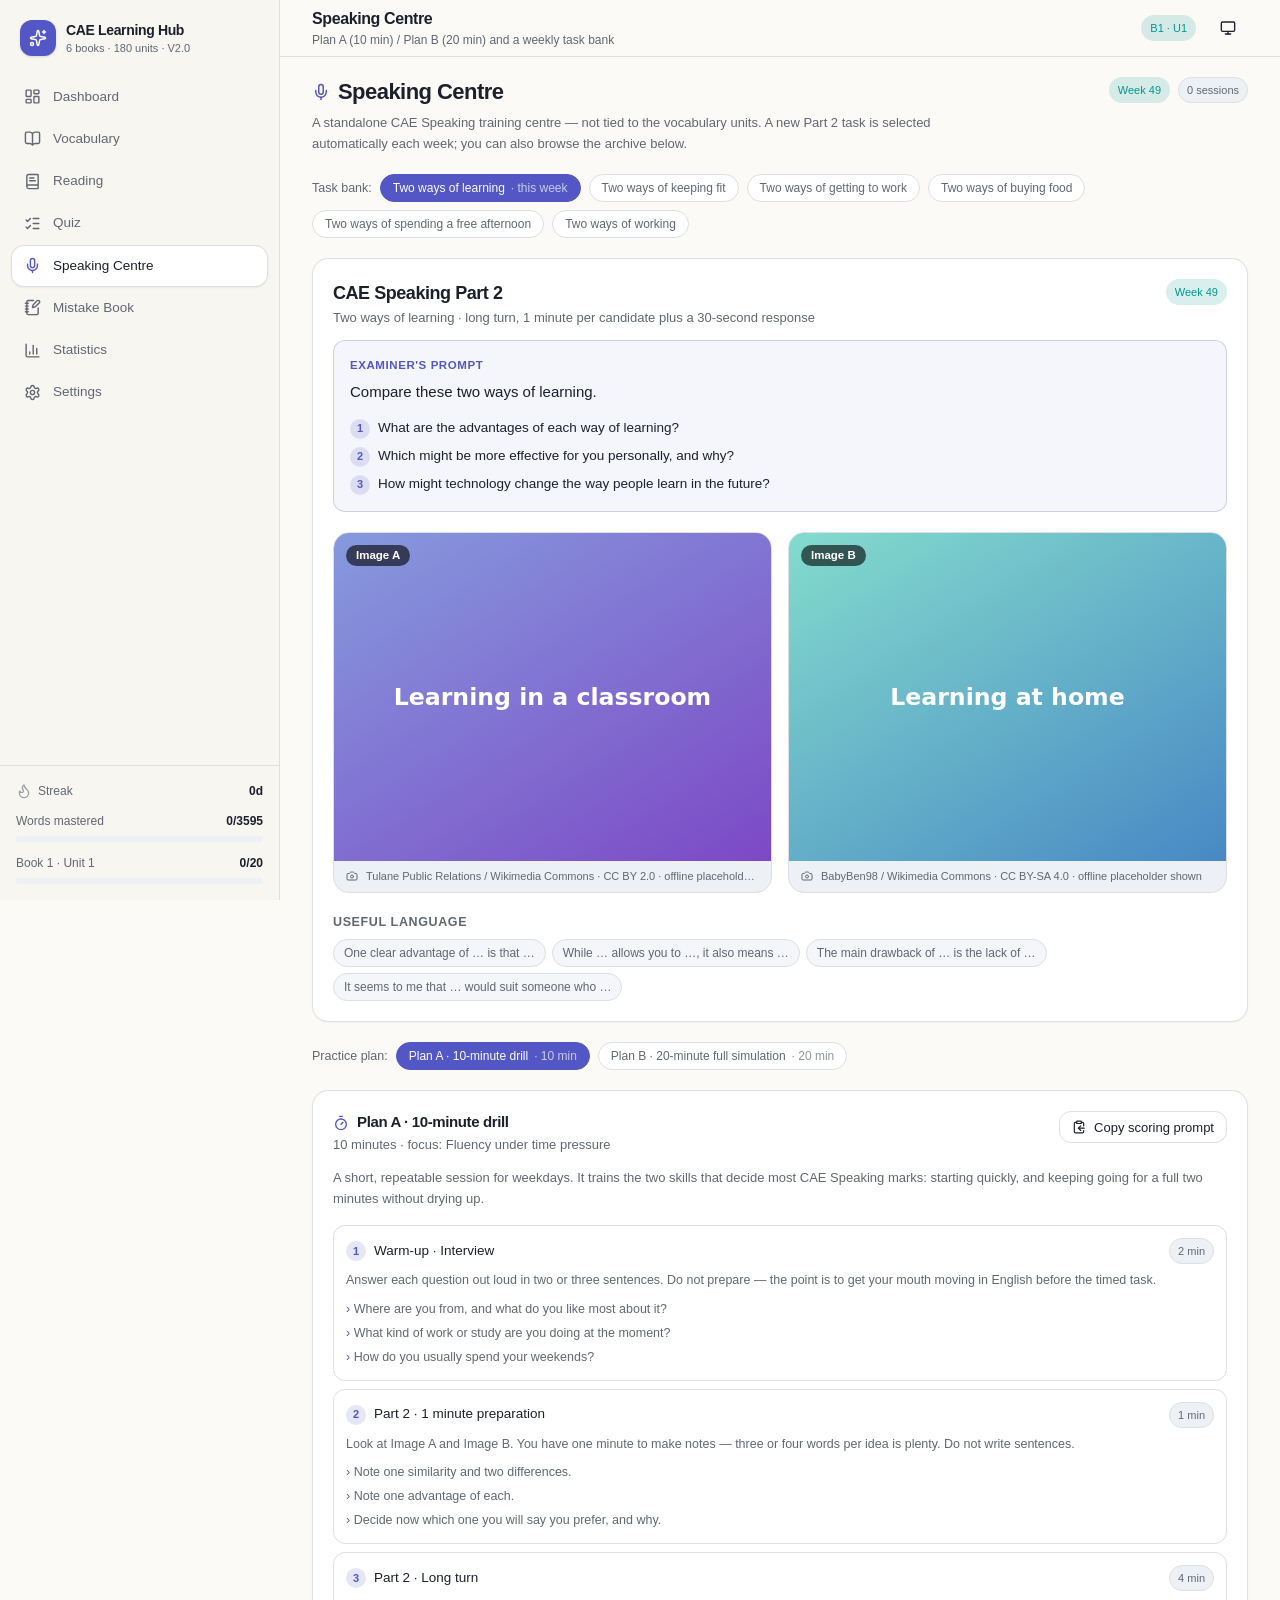
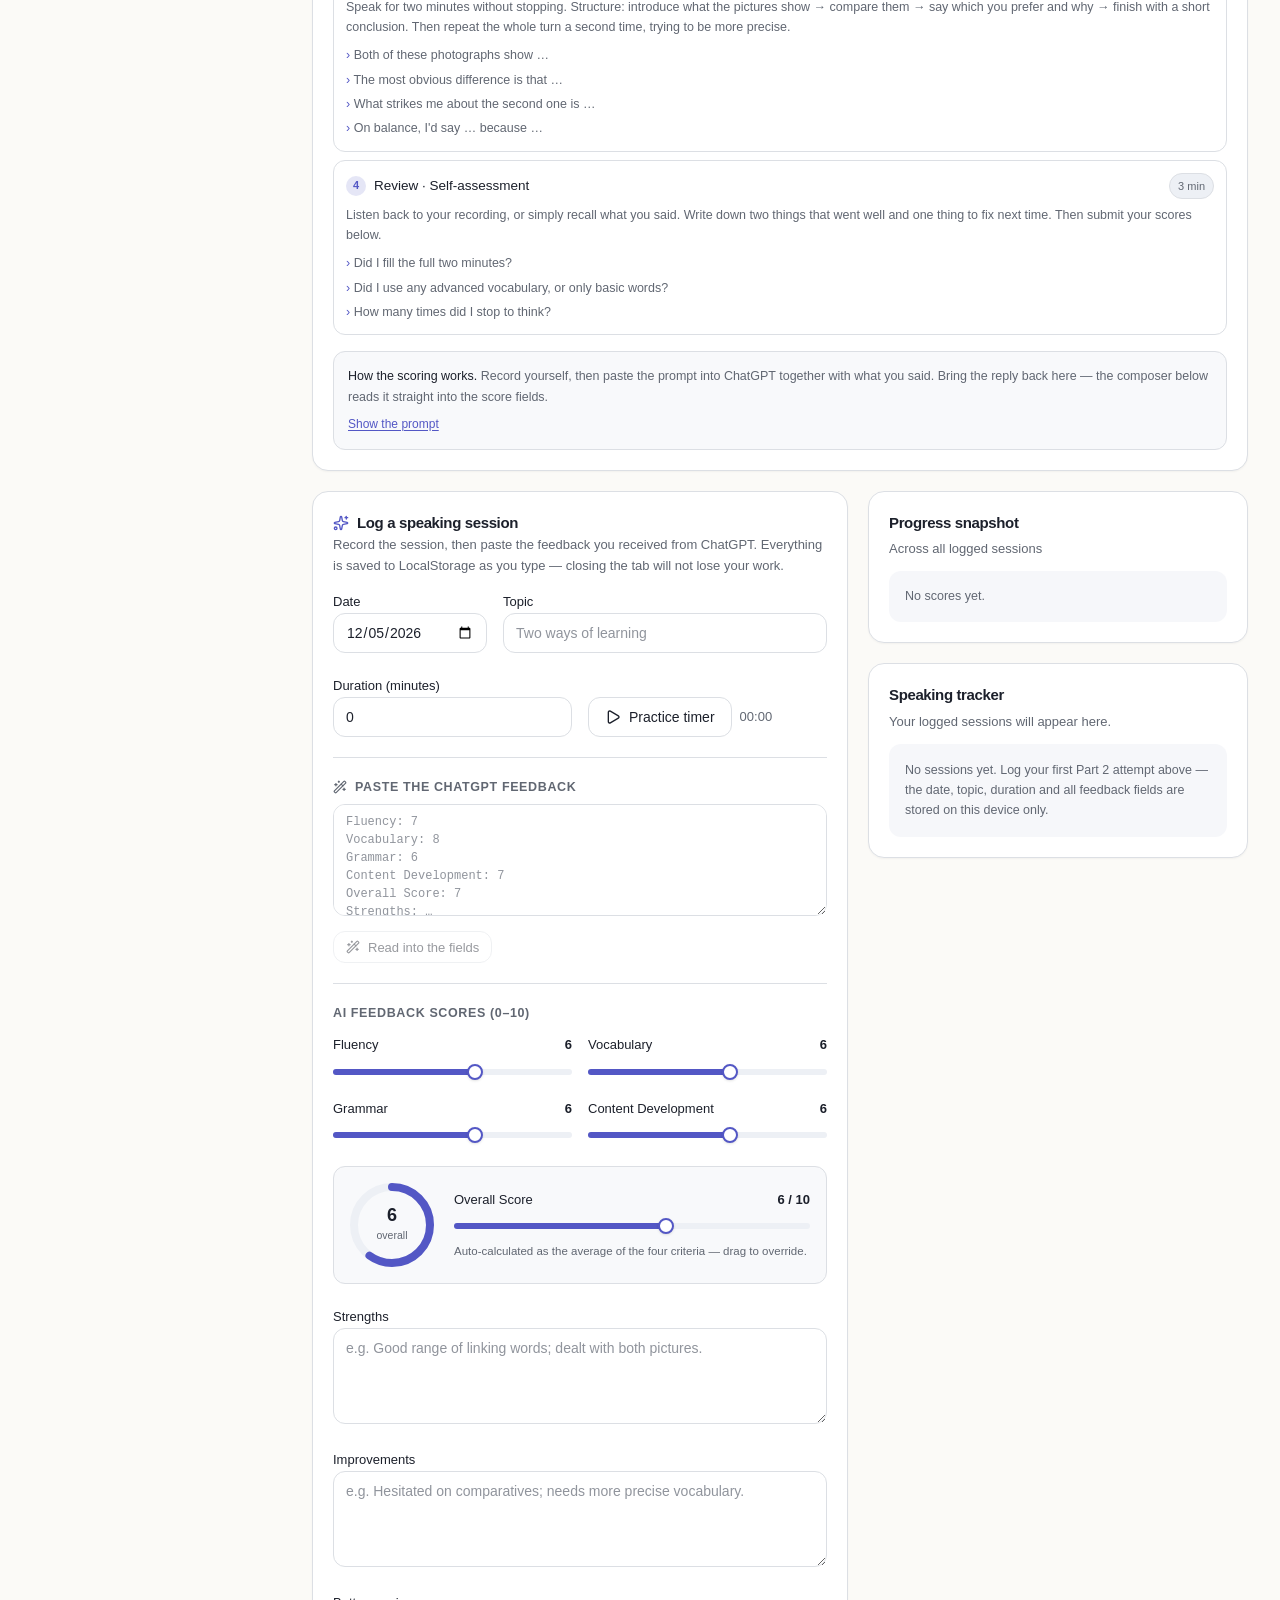
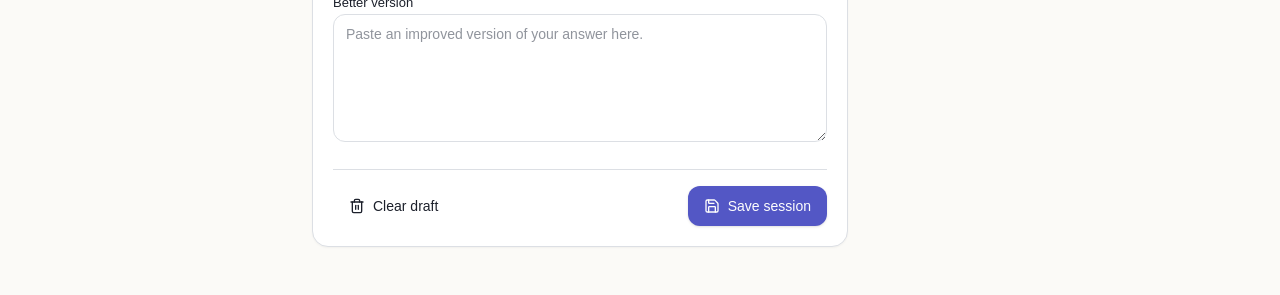
<file: speaking/index.html>
<!DOCTYPE html><!--sQaXGURDKh_XeQmK6YHEV--><html lang="en"><head><meta charSet="utf-8"/><meta name="viewport" content="width=device-width, initial-scale=1, maximum-scale=5, viewport-fit=cover"/><link rel="stylesheet" href="/_next/static/css/7c0bb10b21bc2a31.css" data-precedence="next"/><link rel="preload" as="script" fetchPriority="low" href="/_next/static/chunks/webpack-50bae058dd59f114.js"/><script src="/_next/static/chunks/4bd1b696-c023c6e3521b1417.js" async=""></script><script src="/_next/static/chunks/255-a85cef9cc3a04b12.js" async=""></script><script src="/_next/static/chunks/main-app-2f59a5706e53aa98.js" async=""></script><script src="/_next/static/chunks/350-a9400051d61d6597.js" async=""></script><script src="/_next/static/chunks/845-b3952e5370cbb8ce.js" async=""></script><script src="/_next/static/chunks/app/layout-67ecf5b2a24dfc43.js" async=""></script><script src="/_next/static/chunks/127-c5cc78974f41c179.js" async=""></script><script src="/_next/static/chunks/646-c09df6d490c7efd1.js" async=""></script><script src="/_next/static/chunks/277-bd8da5292b14c8ea.js" async=""></script><script src="/_next/static/chunks/app/speaking/page-41f1ea56ea40b6fb.js" async=""></script><meta name="apple-mobile-web-app-capable" content="yes"/><meta name="theme-color" media="(prefers-color-scheme: light)" content="#faf9f6"/><meta name="theme-color" media="(prefers-color-scheme: dark)" content="#14161c"/><title>CAE Learning Hub · 4000 Essential English Words 1–6</title><meta name="description" content="A CAE learning workspace for 4000 Essential English Words, 2nd edition, Books 1–6 — 180 units, 3595 distinct words. Vocabulary, reading, quiz, speaking and spaced repetition."/><meta name="application-name" content="CAE Learning Hub"/><link rel="manifest" href="/manifest.webmanifest"/><meta name="format-detection" content="telephone=no"/><meta name="mobile-web-app-capable" content="yes"/><meta name="apple-mobile-web-app-title" content="CAE Hub"/><meta name="apple-mobile-web-app-status-bar-style" content="default"/><link rel="icon" href="/favicon.ico" type="image/x-icon" sizes="16x16"/><link rel="icon" href="/icons/favicon-64.png" sizes="64x64" type="image/png"/><link rel="icon" href="/icons/icon-192.png" sizes="192x192" type="image/png"/><link rel="icon" href="/icons/icon-512.png" sizes="512x512" type="image/png"/><link rel="apple-touch-icon" href="/icons/apple-touch-icon.png" sizes="180x180"/><script>(function(){try{
var raw=localStorage.getItem("cae-learning-hub:v1");
var s=raw?JSON.parse(raw).settings||{}:{};
var t=s.theme||"system";
var dark=t==="dark"||(t==="system"&&window.matchMedia("(prefers-color-scheme: dark)").matches);
var r=document.documentElement;
r.classList.toggle("dark",dark);
r.style.colorScheme=dark?"dark":"light";
if(s.fontScale)r.style.setProperty("--app-font-scale",String(s.fontScale));
if(s.readingWidth)r.style.setProperty("--reading-width",s.readingWidth+"px");
}catch(e){}})();</script><script src="/_next/static/chunks/polyfills-42372ed130431b0a.js" noModule=""></script></head><body class="antialiased"><div hidden=""><!--$--><!--/$--></div><div class="px-safe lg:grid lg:grid-cols-[264px_minmax(0,1fr)] xl:grid-cols-[280px_minmax(0,1fr)]"><aside class="pt-safe sticky top-0 hidden h-dvh shrink-0 flex-col border-r border-border bg-surface lg:flex"><div class="flex items-center gap-2.5 px-5 py-5"><span class="grid size-9 place-items-center rounded-lg bg-primary text-primary-foreground shadow-sm"><svg xmlns="http://www.w3.org/2000/svg" width="24" height="24" viewBox="0 0 24 24" fill="none" stroke="currentColor" stroke-width="2" stroke-linecap="round" stroke-linejoin="round" class="lucide lucide-sparkles lucide-stars size-[18px]" aria-hidden="true"><path d="M11.017 2.814a1 1 0 0 1 1.966 0l1.051 5.558a2 2 0 0 0 1.594 1.594l5.558 1.051a1 1 0 0 1 0 1.966l-5.558 1.051a2 2 0 0 0-1.594 1.594l-1.051 5.558a1 1 0 0 1-1.966 0l-1.051-5.558a2 2 0 0 0-1.594-1.594l-5.558-1.051a1 1 0 0 1 0-1.966l5.558-1.051a2 2 0 0 0 1.594-1.594z"></path><path d="M20 2v4"></path><path d="M22 4h-4"></path><circle cx="4" cy="20" r="2"></circle></svg></span><div class="min-w-0"><p class="truncate text-sm font-semibold tracking-tight">CAE Learning Hub</p><p class="text-[11px] text-muted-foreground">6<!-- --> books · <!-- -->180<!-- --> units · V2.0</p></div></div><nav class="flex-1 space-y-0.5 overflow-y-auto px-3 pb-4"><a class="group flex items-center gap-3 rounded-lg px-3 py-2.5 text-[13.5px] font-medium transition-colors text-muted-foreground hover:bg-card/70 hover:text-foreground" href="/"><svg xmlns="http://www.w3.org/2000/svg" width="24" height="24" viewBox="0 0 24 24" fill="none" stroke="currentColor" stroke-width="2" stroke-linecap="round" stroke-linejoin="round" class="lucide lucide-layout-dashboard size-[17px] shrink-0" aria-hidden="true"><rect width="7" height="9" x="3" y="3" rx="1"></rect><rect width="7" height="5" x="14" y="3" rx="1"></rect><rect width="7" height="9" x="14" y="12" rx="1"></rect><rect width="7" height="5" x="3" y="16" rx="1"></rect></svg><span class="flex-1 truncate">Dashboard</span></a><a class="group flex items-center gap-3 rounded-lg px-3 py-2.5 text-[13.5px] font-medium transition-colors text-muted-foreground hover:bg-card/70 hover:text-foreground" href="/vocabulary/"><svg xmlns="http://www.w3.org/2000/svg" width="24" height="24" viewBox="0 0 24 24" fill="none" stroke="currentColor" stroke-width="2" stroke-linecap="round" stroke-linejoin="round" class="lucide lucide-book-open size-[17px] shrink-0" aria-hidden="true"><path d="M12 5v16"></path><path d="M20.001 19A2 2 0 0022 17V5a2 2 0 00-1.999-2L16 3.002A5 5 0 0012 5a5 5 0 00-4-2H4a2 2 0 00-2 2v12a2 2 0 001.999 2H8a5 5 0 014 2 5 5 0 014-2z"></path></svg><span class="flex-1 truncate">Vocabulary</span></a><a class="group flex items-center gap-3 rounded-lg px-3 py-2.5 text-[13.5px] font-medium transition-colors text-muted-foreground hover:bg-card/70 hover:text-foreground" href="/reading/"><svg xmlns="http://www.w3.org/2000/svg" width="24" height="24" viewBox="0 0 24 24" fill="none" stroke="currentColor" stroke-width="2" stroke-linecap="round" stroke-linejoin="round" class="lucide lucide-book-text size-[17px] shrink-0" aria-hidden="true"><path d="M4 19.5v-15A2.5 2.5 0 0 1 6.5 2H19a1 1 0 0 1 1 1v18a1 1 0 0 1-1 1H6.5a1 1 0 0 1 0-5H20"></path><path d="M8 11h8"></path><path d="M8 7h6"></path></svg><span class="flex-1 truncate">Reading</span></a><a class="group flex items-center gap-3 rounded-lg px-3 py-2.5 text-[13.5px] font-medium transition-colors text-muted-foreground hover:bg-card/70 hover:text-foreground" href="/quiz/"><svg xmlns="http://www.w3.org/2000/svg" width="24" height="24" viewBox="0 0 24 24" fill="none" stroke="currentColor" stroke-width="2" stroke-linecap="round" stroke-linejoin="round" class="lucide lucide-list-checks size-[17px] shrink-0" aria-hidden="true"><path d="M13 5h8"></path><path d="M13 12h8"></path><path d="M13 19h8"></path><path d="m3 17 2 2 4-4"></path><path d="m3 7 2 2 4-4"></path></svg><span class="flex-1 truncate">Quiz</span></a><a class="group flex items-center gap-3 rounded-lg px-3 py-2.5 text-[13.5px] font-medium transition-colors bg-card text-foreground shadow-sm ring-1 ring-border" href="/speaking/"><svg xmlns="http://www.w3.org/2000/svg" width="24" height="24" viewBox="0 0 24 24" fill="none" stroke="currentColor" stroke-width="2" stroke-linecap="round" stroke-linejoin="round" class="lucide lucide-mic size-[17px] shrink-0 text-primary" aria-hidden="true"><path d="M12 19v3"></path><path d="M19 10v2a7 7 0 0 1-14 0v-2"></path><rect x="9" y="2" width="6" height="13" rx="3"></rect></svg><span class="flex-1 truncate">Speaking Centre</span></a><a class="group flex items-center gap-3 rounded-lg px-3 py-2.5 text-[13.5px] font-medium transition-colors text-muted-foreground hover:bg-card/70 hover:text-foreground" href="/mistakes/"><svg xmlns="http://www.w3.org/2000/svg" width="24" height="24" viewBox="0 0 24 24" fill="none" stroke="currentColor" stroke-width="2" stroke-linecap="round" stroke-linejoin="round" class="lucide lucide-notebook-pen size-[17px] shrink-0" aria-hidden="true"><path d="M13.4 2H6a2 2 0 0 0-2 2v16a2 2 0 0 0 2 2h12a2 2 0 0 0 2-2v-7.4"></path><path d="M2 6h4"></path><path d="M2 10h4"></path><path d="M2 14h4"></path><path d="M2 18h4"></path><path d="M21.378 5.626a1 1 0 1 0-3.004-3.004l-5.01 5.012a2 2 0 0 0-.506.854l-.837 2.87a.5.5 0 0 0 .62.62l2.87-.837a2 2 0 0 0 .854-.506z"></path></svg><span class="flex-1 truncate">Mistake Book</span></a><a class="group flex items-center gap-3 rounded-lg px-3 py-2.5 text-[13.5px] font-medium transition-colors text-muted-foreground hover:bg-card/70 hover:text-foreground" href="/statistics/"><svg xmlns="http://www.w3.org/2000/svg" width="24" height="24" viewBox="0 0 24 24" fill="none" stroke="currentColor" stroke-width="2" stroke-linecap="round" stroke-linejoin="round" class="lucide lucide-chart-column lucide-bar-chart-3 size-[17px] shrink-0" aria-hidden="true"><path d="M3 3v16a2 2 0 0 0 2 2h16"></path><path d="M18 17V9"></path><path d="M13 17V5"></path><path d="M8 17v-3"></path></svg><span class="flex-1 truncate">Statistics</span></a><a class="group flex items-center gap-3 rounded-lg px-3 py-2.5 text-[13.5px] font-medium transition-colors text-muted-foreground hover:bg-card/70 hover:text-foreground" href="/settings/"><svg xmlns="http://www.w3.org/2000/svg" width="24" height="24" viewBox="0 0 24 24" fill="none" stroke="currentColor" stroke-width="2" stroke-linecap="round" stroke-linejoin="round" class="lucide lucide-settings size-[17px] shrink-0" aria-hidden="true"><path d="M9.671 4.136a2.34 2.34 0 0 1 4.659 0 2.34 2.34 0 0 0 3.319 1.915 2.34 2.34 0 0 1 2.33 4.033 2.34 2.34 0 0 0 0 3.831 2.34 2.34 0 0 1-2.33 4.033 2.34 2.34 0 0 0-3.319 1.915 2.34 2.34 0 0 1-4.659 0 2.34 2.34 0 0 0-3.32-1.915 2.34 2.34 0 0 1-2.33-4.033 2.34 2.34 0 0 0 0-3.831A2.34 2.34 0 0 1 6.35 6.051a2.34 2.34 0 0 0 3.319-1.915"></path><circle cx="12" cy="12" r="3"></circle></svg><span class="flex-1 truncate">Settings</span></a></nav><div class="space-y-3 border-t border-border p-4"><div class="flex items-center justify-between text-[12px]"><span class="inline-flex items-center gap-1.5 font-medium text-muted-foreground"><svg xmlns="http://www.w3.org/2000/svg" width="24" height="24" viewBox="0 0 24 24" fill="none" stroke="currentColor" stroke-width="2" stroke-linecap="round" stroke-linejoin="round" class="lucide lucide-flame size-4 text-muted-foreground/60" aria-hidden="true"><path d="M12 3q1 4 4 6.5t3 5.5a1 1 0 0 1-14 0 5 5 0 0 1 1-3 1 1 0 0 0 5 0c0-2-1.5-3-1.5-5q0-2 2.5-4"></path></svg>Streak</span><span class="tabnum font-semibold">0<!-- -->d</span></div><div><div class="flex items-center justify-between text-[12px]"><span class="font-medium text-muted-foreground">Words mastered</span><span class="tabnum font-semibold">0<!-- -->/<!-- -->3595</span></div><div class="mt-1.5 h-1.5 w-full overflow-hidden rounded-full bg-muted"><div class="h-full rounded-full bg-primary transition-[width] duration-500" style="width:0%"></div></div></div><div><div class="flex items-center justify-between text-[12px]"><span class="font-medium text-muted-foreground">Book <!-- -->1<!-- --> · Unit <!-- -->1</span><span class="tabnum font-semibold">0<!-- -->/<!-- -->20</span></div><div class="mt-1.5 h-1.5 w-full overflow-hidden rounded-full bg-muted"><div class="h-full rounded-full bg-accent transition-[width] duration-500" style="width:0%"></div></div></div></div></aside><div class="flex min-h-dvh flex-col"><header class="pt-safe sticky top-0 z-30 border-b border-border bg-background/85 backdrop-blur-md"><div class="flex h-14 items-center gap-3 px-4 sm:px-6 lg:px-8"><div class="min-w-0 flex-1"><h1 class="truncate text-[15px] font-semibold tracking-tight lg:text-base">Speaking Centre</h1><p class="hidden truncate text-[12px] text-muted-foreground sm:block">Plan A (10 min) / Plan B (20 min) and a weekly task bank</p></div><span class="items-center gap-1 rounded-full border px-2 py-0.5 text-[11px] font-medium leading-5 whitespace-nowrap [&amp;_svg]:size-3 border-transparent bg-accent/15 text-accent hidden md:inline-flex">B<!-- -->1<!-- --> · U<!-- -->1</span><button class="inline-flex items-center justify-center gap-2 whitespace-nowrap rounded-lg text-sm font-medium transition-[background-color,color,box-shadow,transform] duration-150 disabled:pointer-events-none disabled:opacity-45 active:translate-y-px [&amp;_svg]:pointer-events-none [&amp;_svg]:shrink-0 text-foreground hover:bg-muted/70 size-10 [&amp;_svg]:size-4" title="Theme: system" aria-label="Switch theme"><svg xmlns="http://www.w3.org/2000/svg" width="24" height="24" viewBox="0 0 24 24" fill="none" stroke="currentColor" stroke-width="2" stroke-linecap="round" stroke-linejoin="round" class="lucide lucide-monitor" aria-hidden="true"><rect width="20" height="14" x="2" y="3" rx="2"></rect><line x1="8" x2="16" y1="21" y2="21"></line><line x1="12" x2="12" y1="17" y2="21"></line></svg></button></div></header><main class="flex-1 px-4 pb-28 pt-5 sm:px-6 lg:px-8 lg:pb-12"><div class="mx-auto w-full max-w-[1180px]"><div class="space-y-5"><div class="mb-5 flex flex-wrap items-start justify-between gap-3"><div class="min-w-0"><div class="flex items-center gap-2"><svg xmlns="http://www.w3.org/2000/svg" width="24" height="24" viewBox="0 0 24 24" fill="none" stroke="currentColor" stroke-width="2" stroke-linecap="round" stroke-linejoin="round" class="lucide lucide-mic size-[18px] text-primary" aria-hidden="true"><path d="M12 19v3"></path><path d="M19 10v2a7 7 0 0 1-14 0v-2"></path><rect x="9" y="2" width="6" height="13" rx="3"></rect></svg><h2 class="text-xl font-semibold tracking-tight sm:text-[22px]">Speaking Centre</h2></div><p class="mt-1 max-w-2xl text-[13px] leading-relaxed text-muted-foreground">A standalone CAE Speaking training centre — not tied to the vocabulary units. A new Part 2 task is selected automatically each week; you can also browse the archive below.</p></div><div class="flex flex-wrap items-center gap-2"><span class="inline-flex items-center gap-1 rounded-full border px-2 py-0.5 text-[11px] font-medium leading-5 whitespace-nowrap [&amp;_svg]:size-3 border-transparent bg-accent/15 text-accent">Week 39</span><span class="inline-flex items-center gap-1 rounded-full border px-2 py-0.5 text-[11px] font-medium leading-5 whitespace-nowrap [&amp;_svg]:size-3 border-border bg-muted text-muted-foreground">0<!-- --> session<!-- -->s</span></div></div><div class="flex flex-wrap items-center gap-2"><span class="text-[12.5px] font-medium text-muted-foreground">Task bank:</span><button class="rounded-full border px-3 py-1 text-[12px] font-medium transition-colors border-border bg-card text-muted-foreground hover:text-foreground">Two ways of learning</button><button class="rounded-full border px-3 py-1 text-[12px] font-medium transition-colors border-border bg-card text-muted-foreground hover:text-foreground">Two ways of keeping fit</button><button class="rounded-full border px-3 py-1 text-[12px] font-medium transition-colors border-primary bg-primary text-primary-foreground">Two ways of getting to work<span class="ml-1.5 opacity-70">· this week</span></button><button class="rounded-full border px-3 py-1 text-[12px] font-medium transition-colors border-border bg-card text-muted-foreground hover:text-foreground">Two ways of buying food</button><button class="rounded-full border px-3 py-1 text-[12px] font-medium transition-colors border-border bg-card text-muted-foreground hover:text-foreground">Two ways of spending a free afternoon</button><button class="rounded-full border px-3 py-1 text-[12px] font-medium transition-colors border-border bg-card text-muted-foreground hover:text-foreground">Two ways of working</button></div><div class="rounded-xl border border-border bg-card text-card-foreground shadow-[0_1px_2px_rgba(16,18,32,0.04)]"><div class="flex p-5 pb-3 flex-row items-start justify-between gap-3"><div><h3 class="font-semibold tracking-tight text-lg">CAE Speaking Part 2</h3><p class="text-[13px] leading-relaxed text-muted-foreground">Two ways of getting to work<!-- --> · long turn, 1 minute per candidate plus a 30-second response</p></div><span class="inline-flex items-center gap-1 rounded-full border px-2 py-0.5 text-[11px] font-medium leading-5 whitespace-nowrap [&amp;_svg]:size-3 border-transparent bg-accent/15 text-accent">Week 39</span></div><div class="p-5 pt-0 space-y-5"><div class="rounded-lg border border-primary/25 bg-primary/6 p-4"><p class="text-[11.5px] font-semibold uppercase tracking-wider text-primary">Examiner&#x27;s prompt</p><p class="mt-1.5 text-[15px] font-medium leading-relaxed">Compare these two ways of travelling to work.</p><ol class="mt-3 space-y-1.5"><li class="flex gap-2 text-[13.5px] leading-relaxed"><span class="mt-0.5 grid size-5 shrink-0 place-items-center rounded-full bg-primary/15 text-[11px] font-semibold text-primary tabnum">1</span>What are the advantages of each form of transport?</li><li class="flex gap-2 text-[13.5px] leading-relaxed"><span class="mt-0.5 grid size-5 shrink-0 place-items-center rounded-full bg-primary/15 text-[11px] font-semibold text-primary tabnum">2</span>Which one is better for a city, in your view?</li><li class="flex gap-2 text-[13.5px] leading-relaxed"><span class="mt-0.5 grid size-5 shrink-0 place-items-center rounded-full bg-primary/15 text-[11px] font-semibold text-primary tabnum">3</span>How do you think commuting will change in the next twenty years?</li></ol></div><div class="grid gap-4 md:grid-cols-2"><figure class="overflow-hidden rounded-xl border border-border bg-muted"><div class="relative aspect-[4/3] w-full bg-muted"><img src="https://upload.wikimedia.org/wikipedia/commons/9/99/Cyclist_passing_city_hall.jpg" alt="A cyclist riding through a city street" loading="lazy" class="size-full object-cover"/><span class="absolute left-3 top-3 rounded-full bg-black/60 px-2.5 py-0.5 text-[11.5px] font-semibold text-white backdrop-blur-sm">Image A</span></div><figcaption class="flex items-center gap-2 px-3 py-2 text-[11px] leading-snug text-muted-foreground"><svg xmlns="http://www.w3.org/2000/svg" width="24" height="24" viewBox="0 0 24 24" fill="none" stroke="currentColor" stroke-width="2" stroke-linecap="round" stroke-linejoin="round" class="lucide lucide-camera size-3 shrink-0" aria-hidden="true"><path d="M13.997 4a2 2 0 0 1 1.76 1.05l.486.9A2 2 0 0 0 18.003 7H20a2 2 0 0 1 2 2v9a2 2 0 0 1-2 2H4a2 2 0 0 1-2-2V9a2 2 0 0 1 2-2h1.997a2 2 0 0 0 1.759-1.048l.489-.904A2 2 0 0 1 10.004 4z"></path><circle cx="12" cy="13" r="3"></circle></svg><span class="truncate">James Ricalton / Wikimedia Commons<!-- --> · <!-- -->Public domain</span></figcaption></figure><figure class="overflow-hidden rounded-xl border border-border bg-muted"><div class="relative aspect-[4/3] w-full bg-muted"><img src="https://thumb.wikimedia.org/wikipedia/commons/thumb/4/4b/Passengers_boarding_Newman_South_45_bus_stop_Newman_Rd_Chermside_Brisbane_P1330016.jpg/1280px-Passengers_boarding_Newman_South_45_bus_stop_Newman_Rd_Chermside_Brisbane_P1330016.jpg" alt="Passengers boarding a city bus" loading="lazy" class="size-full object-cover"/><span class="absolute left-3 top-3 rounded-full bg-black/60 px-2.5 py-0.5 text-[11.5px] font-semibold text-white backdrop-blur-sm">Image B</span></div><figcaption class="flex items-center gap-2 px-3 py-2 text-[11px] leading-snug text-muted-foreground"><svg xmlns="http://www.w3.org/2000/svg" width="24" height="24" viewBox="0 0 24 24" fill="none" stroke="currentColor" stroke-width="2" stroke-linecap="round" stroke-linejoin="round" class="lucide lucide-camera size-3 shrink-0" aria-hidden="true"><path d="M13.997 4a2 2 0 0 1 1.76 1.05l.486.9A2 2 0 0 0 18.003 7H20a2 2 0 0 1 2 2v9a2 2 0 0 1-2 2H4a2 2 0 0 1-2-2V9a2 2 0 0 1 2-2h1.997a2 2 0 0 0 1.759-1.048l.489-.904A2 2 0 0 1 10.004 4z"></path><circle cx="12" cy="13" r="3"></circle></svg><span class="truncate">John Robert McPherson / Wikimedia Commons<!-- --> · <!-- -->CC BY-SA 4.0</span></figcaption></figure></div><div><p class="mb-2 text-[12.5px] font-semibold uppercase tracking-wider text-muted-foreground">Useful language</p><div class="flex flex-wrap gap-1.5"><span class="rounded-full border border-border bg-muted/60 px-2.5 py-1 text-[12px] text-muted-foreground">From an environmental point of view, … is clearly preferable.</span><span class="rounded-full border border-border bg-muted/60 px-2.5 py-1 text-[12px] text-muted-foreground">That said, … is not always a realistic option when …</span><span class="rounded-full border border-border bg-muted/60 px-2.5 py-1 text-[12px] text-muted-foreground">The trade-off here is between … and …</span><span class="rounded-full border border-border bg-muted/60 px-2.5 py-1 text-[12px] text-muted-foreground">It rather depends on whether you value … or …</span></div></div></div></div><div class="flex flex-wrap items-center gap-2"><span class="text-[12.5px] font-medium text-muted-foreground">Practice plan:</span><button class="rounded-full border px-3 py-1 text-[12px] font-medium transition-colors border-primary bg-primary text-primary-foreground">Plan A · 10-minute drill<span class="ml-1.5 opacity-70">· <!-- -->10<!-- --> min</span></button><button class="rounded-full border px-3 py-1 text-[12px] font-medium transition-colors border-border bg-card text-muted-foreground hover:text-foreground">Plan B · 20-minute full simulation<span class="ml-1.5 opacity-70">· <!-- -->20<!-- --> min</span></button></div><div class="rounded-xl border border-border bg-card text-card-foreground shadow-[0_1px_2px_rgba(16,18,32,0.04)]"><div class="flex p-5 pb-3 flex-row items-start justify-between gap-3"><div><h3 class="text-[15px] font-semibold tracking-tight flex items-center gap-2"><svg xmlns="http://www.w3.org/2000/svg" width="24" height="24" viewBox="0 0 24 24" fill="none" stroke="currentColor" stroke-width="2" stroke-linecap="round" stroke-linejoin="round" class="lucide lucide-timer size-4 text-primary" aria-hidden="true"><line x1="10" x2="14" y1="2" y2="2"></line><line x1="12" x2="15" y1="14" y2="11"></line><circle cx="12" cy="14" r="8"></circle></svg>Plan A · 10-minute drill</h3><p class="text-[13px] leading-relaxed text-muted-foreground">10<!-- --> minutes · focus: <!-- -->Fluency under time pressure</p></div><button class="inline-flex items-center justify-center gap-2 whitespace-nowrap rounded-lg font-medium transition-[background-color,color,box-shadow,transform] duration-150 disabled:pointer-events-none disabled:opacity-45 active:translate-y-px [&amp;_svg]:pointer-events-none [&amp;_svg]:shrink-0 border border-border bg-card text-foreground hover:bg-muted/60 h-8 px-3 text-[13px] [&amp;_svg]:size-3.5"><svg xmlns="http://www.w3.org/2000/svg" width="24" height="24" viewBox="0 0 24 24" fill="none" stroke="currentColor" stroke-width="2" stroke-linecap="round" stroke-linejoin="round" class="lucide lucide-clipboard-copy" aria-hidden="true"><rect width="8" height="4" x="8" y="2" rx="1" ry="1"></rect><path d="M8 4H6a2 2 0 0 0-2 2v14a2 2 0 0 0 2 2h12a2 2 0 0 0 2-2v-2"></path><path d="M16 4h2a2 2 0 0 1 2 2v4"></path><path d="M21 14H11"></path><path d="m15 10-4 4 4 4"></path></svg>Copy scoring prompt</button></div><div class="p-5 pt-0 space-y-4"><p class="text-[13px] leading-relaxed text-muted-foreground">A short, repeatable session for weekdays. It trains the two skills that decide most CAE Speaking marks: starting quickly, and keeping going for a full two minutes without drying up.</p><ol class="space-y-2"><li class="rounded-lg border border-border p-3"><div class="flex flex-wrap items-center justify-between gap-2"><span class="flex items-center gap-2 text-[13.5px] font-medium"><span class="grid size-5 place-items-center rounded-full bg-primary/15 text-[11px] font-semibold text-primary tabnum">1</span>Warm-up · Interview</span><span class="inline-flex items-center gap-1 rounded-full border px-2 py-0.5 text-[11px] font-medium leading-5 whitespace-nowrap [&amp;_svg]:size-3 border-border bg-muted text-muted-foreground">2<!-- --> min</span></div><p class="mt-1.5 text-[12.5px] leading-relaxed text-muted-foreground">Answer each question out loud in two or three sentences. Do not prepare — the point is to get your mouth moving in English before the timed task.</p><ul class="mt-2 space-y-1"><li class="text-[12.5px] leading-relaxed text-muted-foreground"><span class="text-primary">›</span> <!-- -->Where are you from, and what do you like most about it?</li><li class="text-[12.5px] leading-relaxed text-muted-foreground"><span class="text-primary">›</span> <!-- -->What kind of work or study are you doing at the moment?</li><li class="text-[12.5px] leading-relaxed text-muted-foreground"><span class="text-primary">›</span> <!-- -->How do you usually spend your weekends?</li></ul></li><li class="rounded-lg border border-border p-3"><div class="flex flex-wrap items-center justify-between gap-2"><span class="flex items-center gap-2 text-[13.5px] font-medium"><span class="grid size-5 place-items-center rounded-full bg-primary/15 text-[11px] font-semibold text-primary tabnum">2</span>Part 2 · 1 minute preparation</span><span class="inline-flex items-center gap-1 rounded-full border px-2 py-0.5 text-[11px] font-medium leading-5 whitespace-nowrap [&amp;_svg]:size-3 border-border bg-muted text-muted-foreground">1<!-- --> min</span></div><p class="mt-1.5 text-[12.5px] leading-relaxed text-muted-foreground">Look at Image A and Image B. You have one minute to make notes — three or four words per idea is plenty. Do not write sentences.</p><ul class="mt-2 space-y-1"><li class="text-[12.5px] leading-relaxed text-muted-foreground"><span class="text-primary">›</span> <!-- -->Note one similarity and two differences.</li><li class="text-[12.5px] leading-relaxed text-muted-foreground"><span class="text-primary">›</span> <!-- -->Note one advantage of each.</li><li class="text-[12.5px] leading-relaxed text-muted-foreground"><span class="text-primary">›</span> <!-- -->Decide now which one you will say you prefer, and why.</li></ul></li><li class="rounded-lg border border-border p-3"><div class="flex flex-wrap items-center justify-between gap-2"><span class="flex items-center gap-2 text-[13.5px] font-medium"><span class="grid size-5 place-items-center rounded-full bg-primary/15 text-[11px] font-semibold text-primary tabnum">3</span>Part 2 · Long turn</span><span class="inline-flex items-center gap-1 rounded-full border px-2 py-0.5 text-[11px] font-medium leading-5 whitespace-nowrap [&amp;_svg]:size-3 border-border bg-muted text-muted-foreground">4<!-- --> min</span></div><p class="mt-1.5 text-[12.5px] leading-relaxed text-muted-foreground">Speak for two minutes without stopping. Structure: introduce what the pictures show → compare them → say which you prefer and why → finish with a short conclusion. Then repeat the whole turn a second time, trying to be more precise.</p><ul class="mt-2 space-y-1"><li class="text-[12.5px] leading-relaxed text-muted-foreground"><span class="text-primary">›</span> <!-- -->Both of these photographs show …</li><li class="text-[12.5px] leading-relaxed text-muted-foreground"><span class="text-primary">›</span> <!-- -->The most obvious difference is that …</li><li class="text-[12.5px] leading-relaxed text-muted-foreground"><span class="text-primary">›</span> <!-- -->What strikes me about the second one is …</li><li class="text-[12.5px] leading-relaxed text-muted-foreground"><span class="text-primary">›</span> <!-- -->On balance, I&#x27;d say … because …</li></ul></li><li class="rounded-lg border border-border p-3"><div class="flex flex-wrap items-center justify-between gap-2"><span class="flex items-center gap-2 text-[13.5px] font-medium"><span class="grid size-5 place-items-center rounded-full bg-primary/15 text-[11px] font-semibold text-primary tabnum">4</span>Review · Self-assessment</span><span class="inline-flex items-center gap-1 rounded-full border px-2 py-0.5 text-[11px] font-medium leading-5 whitespace-nowrap [&amp;_svg]:size-3 border-border bg-muted text-muted-foreground">3<!-- --> min</span></div><p class="mt-1.5 text-[12.5px] leading-relaxed text-muted-foreground">Listen back to your recording, or simply recall what you said. Write down two things that went well and one thing to fix next time. Then submit your scores below.</p><ul class="mt-2 space-y-1"><li class="text-[12.5px] leading-relaxed text-muted-foreground"><span class="text-primary">›</span> <!-- -->Did I fill the full two minutes?</li><li class="text-[12.5px] leading-relaxed text-muted-foreground"><span class="text-primary">›</span> <!-- -->Did I use any advanced vocabulary, or only basic words?</li><li class="text-[12.5px] leading-relaxed text-muted-foreground"><span class="text-primary">›</span> <!-- -->How many times did I stop to think?</li></ul></li></ol><div class="rounded-lg border border-border bg-muted/40 p-3.5"><p class="text-[12.5px] leading-relaxed text-muted-foreground"><span class="font-medium text-foreground">How the scoring works.</span> Record yourself, then paste the prompt into ChatGPT together with what you said. Bring the reply back here — the composer below reads it straight into the score fields.</p><button type="button" class="mt-2 text-[12px] font-medium text-primary underline underline-offset-2">Show<!-- --> the prompt</button></div></div></div><div class="grid gap-5 xl:grid-cols-[minmax(0,1fr)_380px]"><div class="rounded-xl border border-border bg-card text-card-foreground shadow-[0_1px_2px_rgba(16,18,32,0.04)]"><div class="flex p-5 pb-3 flex-row items-start justify-between gap-3"><div><h3 class="text-[15px] font-semibold tracking-tight flex items-center gap-2"><svg xmlns="http://www.w3.org/2000/svg" width="24" height="24" viewBox="0 0 24 24" fill="none" stroke="currentColor" stroke-width="2" stroke-linecap="round" stroke-linejoin="round" class="lucide lucide-sparkles lucide-stars size-4 text-primary" aria-hidden="true"><path d="M11.017 2.814a1 1 0 0 1 1.966 0l1.051 5.558a2 2 0 0 0 1.594 1.594l5.558 1.051a1 1 0 0 1 0 1.966l-5.558 1.051a2 2 0 0 0-1.594 1.594l-1.051 5.558a1 1 0 0 1-1.966 0l-1.051-5.558a2 2 0 0 0-1.594-1.594l-5.558-1.051a1 1 0 0 1 0-1.966l5.558-1.051a2 2 0 0 0 1.594-1.594z"></path><path d="M20 2v4"></path><path d="M22 4h-4"></path><circle cx="4" cy="20" r="2"></circle></svg>Log a speaking session</h3><p class="text-[13px] leading-relaxed text-muted-foreground">Record the session, then paste the feedback you received from ChatGPT. Everything is saved to LocalStorage as you type — closing the tab will not lose your work.</p></div></div><div class="p-5 pt-0 space-y-5"><div class="grid gap-4 sm:grid-cols-3"><div class="space-y-1.5"><label class="text-[13px] font-medium leading-none peer-disabled:cursor-not-allowed peer-disabled:opacity-70" for="sp-date">Date</label><input class="w-full rounded-lg border border-input bg-card px-3 text-sm text-foreground placeholder:text-muted-foreground/70 transition-colors focus-visible:border-ring focus-visible:outline-none focus-visible:ring-[3px] focus-visible:ring-ring/25 disabled:cursor-not-allowed disabled:opacity-50 h-10" id="sp-date" type="date" value="2026-09-23"/></div><div class="space-y-1.5 sm:col-span-2"><label class="text-[13px] font-medium leading-none peer-disabled:cursor-not-allowed peer-disabled:opacity-70" for="sp-topic">Topic</label><input class="w-full rounded-lg border border-input bg-card px-3 text-sm text-foreground placeholder:text-muted-foreground/70 transition-colors focus-visible:border-ring focus-visible:outline-none focus-visible:ring-[3px] focus-visible:ring-ring/25 disabled:cursor-not-allowed disabled:opacity-50 h-10" id="sp-topic" placeholder="Two ways of getting to work" value=""/></div></div><div class="grid gap-4 sm:grid-cols-2"><div class="space-y-1.5"><label class="text-[13px] font-medium leading-none peer-disabled:cursor-not-allowed peer-disabled:opacity-70" for="sp-duration">Duration (minutes)</label><input class="w-full rounded-lg border border-input bg-card px-3 text-sm text-foreground placeholder:text-muted-foreground/70 transition-colors focus-visible:border-ring focus-visible:outline-none focus-visible:ring-[3px] focus-visible:ring-ring/25 disabled:cursor-not-allowed disabled:opacity-50 h-10" id="sp-duration" type="number" min="0" value="0"/></div><div class="flex items-end gap-2"><button class="inline-flex items-center justify-center gap-2 whitespace-nowrap rounded-lg text-sm font-medium transition-[background-color,color,box-shadow,transform] duration-150 disabled:pointer-events-none disabled:opacity-45 active:translate-y-px [&amp;_svg]:pointer-events-none [&amp;_svg]:shrink-0 border border-border bg-card text-foreground hover:bg-muted/60 h-10 px-4 [&amp;_svg]:size-4"><svg xmlns="http://www.w3.org/2000/svg" width="24" height="24" viewBox="0 0 24 24" fill="none" stroke="currentColor" stroke-width="2" stroke-linecap="round" stroke-linejoin="round" class="lucide lucide-play" aria-hidden="true"><path d="M5 5a2 2 0 0 1 3.008-1.728l11.997 6.998a2 2 0 0 1 .003 3.458l-12 7A2 2 0 0 1 5 19z"></path></svg>Practice timer</button><span class="pb-2.5 text-[13px] tabnum text-muted-foreground">00<!-- -->:<!-- -->00</span></div></div><div data-orientation="horizontal" role="none" class="shrink-0 bg-border h-px w-full"></div><div class="space-y-2"><p class="flex items-center gap-2 text-[12.5px] font-semibold uppercase tracking-wider text-muted-foreground"><svg xmlns="http://www.w3.org/2000/svg" width="24" height="24" viewBox="0 0 24 24" fill="none" stroke="currentColor" stroke-width="2" stroke-linecap="round" stroke-linejoin="round" class="lucide lucide-wand-sparkles lucide-wand-2 size-3.5" aria-hidden="true"><path d="m21.64 3.64-1.28-1.28a1.21 1.21 0 0 0-1.72 0L2.36 18.64a1.21 1.21 0 0 0 0 1.72l1.28 1.28a1.2 1.2 0 0 0 1.72 0L21.64 5.36a1.2 1.2 0 0 0 0-1.72"></path><path d="m14 7 3 3"></path><path d="M5 6v4"></path><path d="M19 14v4"></path><path d="M10 2v2"></path><path d="M7 8H3"></path><path d="M21 16h-4"></path><path d="M11 3H9"></path></svg>Paste the ChatGPT feedback</p><textarea class="w-full rounded-lg border border-input bg-card px-3 text-foreground placeholder:text-muted-foreground/70 transition-colors focus-visible:border-ring focus-visible:outline-none focus-visible:ring-[3px] focus-visible:ring-ring/25 disabled:cursor-not-allowed disabled:opacity-50 resize-y py-2 min-h-28 font-mono text-[12px]" placeholder="Fluency: 7
Vocabulary: 8
Grammar: 6
Content Development: 7
Overall Score: 7
Strengths: …
Improvements: …
Better Version: …"></textarea><div class="flex flex-wrap items-center gap-3"><button class="inline-flex items-center justify-center gap-2 whitespace-nowrap rounded-lg font-medium transition-[background-color,color,box-shadow,transform] duration-150 disabled:pointer-events-none disabled:opacity-45 active:translate-y-px [&amp;_svg]:pointer-events-none [&amp;_svg]:shrink-0 border border-border bg-card text-foreground hover:bg-muted/60 h-8 px-3 text-[13px] [&amp;_svg]:size-3.5" disabled=""><svg xmlns="http://www.w3.org/2000/svg" width="24" height="24" viewBox="0 0 24 24" fill="none" stroke="currentColor" stroke-width="2" stroke-linecap="round" stroke-linejoin="round" class="lucide lucide-wand-sparkles lucide-wand-2" aria-hidden="true"><path d="m21.64 3.64-1.28-1.28a1.21 1.21 0 0 0-1.72 0L2.36 18.64a1.21 1.21 0 0 0 0 1.72l1.28 1.28a1.2 1.2 0 0 0 1.72 0L21.64 5.36a1.2 1.2 0 0 0 0-1.72"></path><path d="m14 7 3 3"></path><path d="M5 6v4"></path><path d="M19 14v4"></path><path d="M10 2v2"></path><path d="M7 8H3"></path><path d="M21 16h-4"></path><path d="M11 3H9"></path></svg>Read into the fields</button></div></div><div data-orientation="horizontal" role="none" class="shrink-0 bg-border h-px w-full"></div><div><p class="mb-3 text-[12.5px] font-semibold uppercase tracking-wider text-muted-foreground">AI feedback scores (0–10)</p><div class="grid gap-4 sm:grid-cols-2"><div class="space-y-1.5"><div class="flex items-center justify-between"><label class="text-[13px] font-medium leading-none peer-disabled:cursor-not-allowed peer-disabled:opacity-70">Fluency</label><span class="tabnum text-[13px] font-semibold">6</span></div><span dir="ltr" data-orientation="horizontal" aria-disabled="false" class="relative flex w-full touch-none select-none items-center py-2" style="--radix-slider-thumb-transform:translateX(-50%)"><span data-orientation="horizontal" class="relative h-1.5 w-full grow overflow-hidden rounded-full bg-muted"><span data-orientation="horizontal" class="absolute h-full bg-primary" style="left:0%;right:40%"></span></span><span style="transform:var(--radix-slider-thumb-transform);position:absolute;left:calc(0% + 0px)"><span role="slider" aria-valuemin="0" aria-valuemax="10" aria-orientation="horizontal" data-orientation="horizontal" tabindex="0" class="block size-4 rounded-full border-2 border-primary bg-card shadow transition-transform hover:scale-110 focus-visible:outline-none focus-visible:ring-[3px] focus-visible:ring-ring/30" style="display:none" data-radix-collection-item=""></span></span><input style="display:none"/></span></div><div class="space-y-1.5"><div class="flex items-center justify-between"><label class="text-[13px] font-medium leading-none peer-disabled:cursor-not-allowed peer-disabled:opacity-70">Vocabulary</label><span class="tabnum text-[13px] font-semibold">6</span></div><span dir="ltr" data-orientation="horizontal" aria-disabled="false" class="relative flex w-full touch-none select-none items-center py-2" style="--radix-slider-thumb-transform:translateX(-50%)"><span data-orientation="horizontal" class="relative h-1.5 w-full grow overflow-hidden rounded-full bg-muted"><span data-orientation="horizontal" class="absolute h-full bg-primary" style="left:0%;right:40%"></span></span><span style="transform:var(--radix-slider-thumb-transform);position:absolute;left:calc(0% + 0px)"><span role="slider" aria-valuemin="0" aria-valuemax="10" aria-orientation="horizontal" data-orientation="horizontal" tabindex="0" class="block size-4 rounded-full border-2 border-primary bg-card shadow transition-transform hover:scale-110 focus-visible:outline-none focus-visible:ring-[3px] focus-visible:ring-ring/30" style="display:none" data-radix-collection-item=""></span></span><input style="display:none"/></span></div><div class="space-y-1.5"><div class="flex items-center justify-between"><label class="text-[13px] font-medium leading-none peer-disabled:cursor-not-allowed peer-disabled:opacity-70">Grammar</label><span class="tabnum text-[13px] font-semibold">6</span></div><span dir="ltr" data-orientation="horizontal" aria-disabled="false" class="relative flex w-full touch-none select-none items-center py-2" style="--radix-slider-thumb-transform:translateX(-50%)"><span data-orientation="horizontal" class="relative h-1.5 w-full grow overflow-hidden rounded-full bg-muted"><span data-orientation="horizontal" class="absolute h-full bg-primary" style="left:0%;right:40%"></span></span><span style="transform:var(--radix-slider-thumb-transform);position:absolute;left:calc(0% + 0px)"><span role="slider" aria-valuemin="0" aria-valuemax="10" aria-orientation="horizontal" data-orientation="horizontal" tabindex="0" class="block size-4 rounded-full border-2 border-primary bg-card shadow transition-transform hover:scale-110 focus-visible:outline-none focus-visible:ring-[3px] focus-visible:ring-ring/30" style="display:none" data-radix-collection-item=""></span></span><input style="display:none"/></span></div><div class="space-y-1.5"><div class="flex items-center justify-between"><label class="text-[13px] font-medium leading-none peer-disabled:cursor-not-allowed peer-disabled:opacity-70">Content Development</label><span class="tabnum text-[13px] font-semibold">6</span></div><span dir="ltr" data-orientation="horizontal" aria-disabled="false" class="relative flex w-full touch-none select-none items-center py-2" style="--radix-slider-thumb-transform:translateX(-50%)"><span data-orientation="horizontal" class="relative h-1.5 w-full grow overflow-hidden rounded-full bg-muted"><span data-orientation="horizontal" class="absolute h-full bg-primary" style="left:0%;right:40%"></span></span><span style="transform:var(--radix-slider-thumb-transform);position:absolute;left:calc(0% + 0px)"><span role="slider" aria-valuemin="0" aria-valuemax="10" aria-orientation="horizontal" data-orientation="horizontal" tabindex="0" class="block size-4 rounded-full border-2 border-primary bg-card shadow transition-transform hover:scale-110 focus-visible:outline-none focus-visible:ring-[3px] focus-visible:ring-ring/30" style="display:none" data-radix-collection-item=""></span></span><input style="display:none"/></span></div></div><div class="mt-5 flex flex-wrap items-center gap-5 rounded-lg border border-border bg-muted/40 p-4"><div class="relative grid place-items-center" style="width:84px;height:84px"><svg width="84" height="84" class="-rotate-90"><circle cx="42" cy="42" r="38" fill="none" stroke="var(--muted)" stroke-width="8"></circle><circle cx="42" cy="42" r="38" fill="none" stroke="var(--primary)" stroke-width="8" stroke-linecap="round" stroke-dasharray="238.76104167282426" stroke-dashoffset="95.50441666912971" style="transition:stroke-dashoffset 600ms cubic-bezier(0.22,1,0.36,1)"></circle></svg><div class="absolute inset-0 grid place-content-center text-center"><span class="tabnum text-lg font-semibold leading-none">6</span><span class="mt-1 text-[10.5px] text-muted-foreground">overall</span></div></div><div class="min-w-[200px] flex-1 space-y-1.5"><div class="flex items-center justify-between"><label class="text-[13px] font-medium leading-none peer-disabled:cursor-not-allowed peer-disabled:opacity-70">Overall Score</label><span class="tabnum text-[13px] font-semibold">6<!-- --> / 10</span></div><span dir="ltr" data-orientation="horizontal" aria-disabled="false" class="relative flex w-full touch-none select-none items-center py-2" style="--radix-slider-thumb-transform:translateX(-50%)"><span data-orientation="horizontal" class="relative h-1.5 w-full grow overflow-hidden rounded-full bg-muted"><span data-orientation="horizontal" class="absolute h-full bg-primary" style="left:0%;right:40%"></span></span><span style="transform:var(--radix-slider-thumb-transform);position:absolute;left:calc(0% + 0px)"><span role="slider" aria-valuemin="0" aria-valuemax="10" aria-orientation="horizontal" data-orientation="horizontal" tabindex="0" class="block size-4 rounded-full border-2 border-primary bg-card shadow transition-transform hover:scale-110 focus-visible:outline-none focus-visible:ring-[3px] focus-visible:ring-ring/30" style="display:none" data-radix-collection-item=""></span></span><input style="display:none"/></span><p class="text-[11.5px] text-muted-foreground">Auto-calculated as the average of the four criteria — drag to override.</p></div></div></div><div class="grid gap-4"><div class="space-y-1.5"><label class="text-[13px] font-medium leading-none peer-disabled:cursor-not-allowed peer-disabled:opacity-70" for="sp-strengths">Strengths</label><textarea class="w-full rounded-lg border border-input bg-card px-3 text-sm text-foreground placeholder:text-muted-foreground/70 transition-colors focus-visible:border-ring focus-visible:outline-none focus-visible:ring-[3px] focus-visible:ring-ring/25 disabled:cursor-not-allowed disabled:opacity-50 min-h-24 resize-y py-2 leading-relaxed" id="sp-strengths" placeholder="e.g. Good range of linking words; dealt with both pictures."></textarea></div><div class="space-y-1.5"><label class="text-[13px] font-medium leading-none peer-disabled:cursor-not-allowed peer-disabled:opacity-70" for="sp-improvements">Improvements</label><textarea class="w-full rounded-lg border border-input bg-card px-3 text-sm text-foreground placeholder:text-muted-foreground/70 transition-colors focus-visible:border-ring focus-visible:outline-none focus-visible:ring-[3px] focus-visible:ring-ring/25 disabled:cursor-not-allowed disabled:opacity-50 min-h-24 resize-y py-2 leading-relaxed" id="sp-improvements" placeholder="e.g. Hesitated on comparatives; needs more precise vocabulary."></textarea></div><div class="space-y-1.5"><label class="text-[13px] font-medium leading-none peer-disabled:cursor-not-allowed peer-disabled:opacity-70" for="sp-better">Better version</label><textarea class="w-full rounded-lg border border-input bg-card px-3 text-sm text-foreground placeholder:text-muted-foreground/70 transition-colors focus-visible:border-ring focus-visible:outline-none focus-visible:ring-[3px] focus-visible:ring-ring/25 disabled:cursor-not-allowed disabled:opacity-50 resize-y py-2 leading-relaxed min-h-32" id="sp-better" placeholder="Paste an improved version of your answer here."></textarea></div></div><div class="flex flex-wrap items-center justify-between gap-3 border-t border-border pt-4"><button class="inline-flex items-center justify-center gap-2 whitespace-nowrap rounded-lg text-sm font-medium transition-[background-color,color,box-shadow,transform] duration-150 disabled:pointer-events-none disabled:opacity-45 active:translate-y-px [&amp;_svg]:pointer-events-none [&amp;_svg]:shrink-0 text-foreground hover:bg-muted/70 h-10 px-4 [&amp;_svg]:size-4"><svg xmlns="http://www.w3.org/2000/svg" width="24" height="24" viewBox="0 0 24 24" fill="none" stroke="currentColor" stroke-width="2" stroke-linecap="round" stroke-linejoin="round" class="lucide lucide-trash lucide-trash-2" aria-hidden="true"><path d="M10 11v6"></path><path d="M14 11v6"></path><path d="M19 6v14a2 2 0 0 1-2 2H7a2 2 0 0 1-2-2V6"></path><path d="M3 6h18"></path><path d="M8 6V4a2 2 0 0 1 2-2h4a2 2 0 0 1 2 2v2"></path></svg>Clear draft</button><button class="inline-flex items-center justify-center gap-2 whitespace-nowrap rounded-lg text-sm font-medium transition-[background-color,color,box-shadow,transform] duration-150 disabled:pointer-events-none disabled:opacity-45 active:translate-y-px [&amp;_svg]:pointer-events-none [&amp;_svg]:shrink-0 bg-primary text-primary-foreground shadow-sm hover:bg-primary/90 hover:shadow h-10 px-4 [&amp;_svg]:size-4"><svg xmlns="http://www.w3.org/2000/svg" width="24" height="24" viewBox="0 0 24 24" fill="none" stroke="currentColor" stroke-width="2" stroke-linecap="round" stroke-linejoin="round" class="lucide lucide-save" aria-hidden="true"><path d="M15.2 3a2 2 0 0 1 1.4.6l3.8 3.8a2 2 0 0 1 .6 1.4V19a2 2 0 0 1-2 2H5a2 2 0 0 1-2-2V5a2 2 0 0 1 2-2z"></path><path d="M17 21v-7a1 1 0 0 0-1-1H8a1 1 0 0 0-1 1v7"></path><path d="M7 3v4a1 1 0 0 0 1 1h7"></path></svg>Save session</button></div></div></div><div class="space-y-5"><div class="rounded-xl border border-border bg-card text-card-foreground shadow-[0_1px_2px_rgba(16,18,32,0.04)]"><div class="flex flex-col gap-1 p-5 pb-3"><h3 class="text-[15px] font-semibold tracking-tight">Progress snapshot</h3><p class="text-[13px] leading-relaxed text-muted-foreground">Across all logged sessions</p></div><div class="p-5 pt-0 space-y-4"><p class="rounded-lg bg-muted/50 p-4 text-[12.5px] text-muted-foreground">No scores yet.</p></div></div><div class="rounded-xl border border-border bg-card text-card-foreground shadow-[0_1px_2px_rgba(16,18,32,0.04)]"><div class="flex flex-col gap-1 p-5 pb-3"><h3 class="text-[15px] font-semibold tracking-tight">Speaking tracker</h3><p class="text-[13px] leading-relaxed text-muted-foreground">Your logged sessions will appear here.</p></div><div class="p-5 pt-0"><p class="rounded-lg bg-muted/50 p-4 text-[12.5px] leading-relaxed text-muted-foreground">No sessions yet. Log your first Part 2 attempt above — the date, topic, duration and all feedback fields are stored on this device only.</p></div></div></div></div></div><!--$--><!--/$--></div></main></div><nav class="pb-safe px-safe fixed inset-x-0 bottom-0 z-40 border-t border-border bg-card/95 backdrop-blur-md lg:hidden"><div class="grid grid-cols-5"><a class="flex flex-col items-center gap-1 py-2.5 text-[10.5px] font-medium transition-colors text-muted-foreground" href="/"><svg xmlns="http://www.w3.org/2000/svg" width="24" height="24" viewBox="0 0 24 24" fill="none" stroke="currentColor" stroke-width="2" stroke-linecap="round" stroke-linejoin="round" class="lucide lucide-layout-dashboard size-5" aria-hidden="true"><rect width="7" height="9" x="3" y="3" rx="1"></rect><rect width="7" height="5" x="14" y="3" rx="1"></rect><rect width="7" height="9" x="14" y="12" rx="1"></rect><rect width="7" height="5" x="3" y="16" rx="1"></rect></svg>Home</a><a class="flex flex-col items-center gap-1 py-2.5 text-[10.5px] font-medium transition-colors text-muted-foreground" href="/vocabulary/"><svg xmlns="http://www.w3.org/2000/svg" width="24" height="24" viewBox="0 0 24 24" fill="none" stroke="currentColor" stroke-width="2" stroke-linecap="round" stroke-linejoin="round" class="lucide lucide-book-open size-5" aria-hidden="true"><path d="M12 5v16"></path><path d="M20.001 19A2 2 0 0022 17V5a2 2 0 00-1.999-2L16 3.002A5 5 0 0012 5a5 5 0 00-4-2H4a2 2 0 00-2 2v12a2 2 0 001.999 2H8a5 5 0 014 2 5 5 0 014-2z"></path></svg>Vocab</a><a class="flex flex-col items-center gap-1 py-2.5 text-[10.5px] font-medium transition-colors text-muted-foreground" href="/reading/"><svg xmlns="http://www.w3.org/2000/svg" width="24" height="24" viewBox="0 0 24 24" fill="none" stroke="currentColor" stroke-width="2" stroke-linecap="round" stroke-linejoin="round" class="lucide lucide-book-text size-5" aria-hidden="true"><path d="M4 19.5v-15A2.5 2.5 0 0 1 6.5 2H19a1 1 0 0 1 1 1v18a1 1 0 0 1-1 1H6.5a1 1 0 0 1 0-5H20"></path><path d="M8 11h8"></path><path d="M8 7h6"></path></svg>Reading</a><a class="flex flex-col items-center gap-1 py-2.5 text-[10.5px] font-medium transition-colors text-muted-foreground" href="/quiz/"><svg xmlns="http://www.w3.org/2000/svg" width="24" height="24" viewBox="0 0 24 24" fill="none" stroke="currentColor" stroke-width="2" stroke-linecap="round" stroke-linejoin="round" class="lucide lucide-list-checks size-5" aria-hidden="true"><path d="M13 5h8"></path><path d="M13 12h8"></path><path d="M13 19h8"></path><path d="m3 17 2 2 4-4"></path><path d="m3 7 2 2 4-4"></path></svg>Quiz</a><button class="relative flex flex-col items-center gap-1 py-2.5 text-[10.5px] font-medium text-muted-foreground" aria-label="More sections" type="button" aria-haspopup="dialog" aria-expanded="false" data-state="closed"><svg xmlns="http://www.w3.org/2000/svg" width="24" height="24" viewBox="0 0 24 24" fill="none" stroke="currentColor" stroke-width="2" stroke-linecap="round" stroke-linejoin="round" class="lucide lucide-ellipsis lucide-more-horizontal size-5" aria-hidden="true"><circle cx="12" cy="12" r="1"></circle><circle cx="19" cy="12" r="1"></circle><circle cx="5" cy="12" r="1"></circle></svg>More</button></div></nav></div><script src="/_next/static/chunks/webpack-50bae058dd59f114.js" id="_R_" async=""></script><script>(self.__next_f=self.__next_f||[]).push([0])</script><script>self.__next_f.push([1,"1:\"$Sreact.fragment\"\n2:I[2288,[\"350\",\"static/chunks/350-a9400051d61d6597.js\",\"845\",\"static/chunks/845-b3952e5370cbb8ce.js\",\"177\",\"static/chunks/app/layout-67ecf5b2a24dfc43.js\"],\"THEME_BOOTSTRAP_SCRIPT\"]\n3:I[9466,[\"350\",\"static/chunks/350-a9400051d61d6597.js\",\"845\",\"static/chunks/845-b3952e5370cbb8ce.js\",\"177\",\"static/chunks/app/layout-67ecf5b2a24dfc43.js\"],\"StoreProvider\"]\n4:I[2288,[\"350\",\"static/chunks/350-a9400051d61d6597.js\",\"845\",\"static/chunks/845-b3952e5370cbb8ce.js\",\"177\",\"static/chunks/app/layout-67ecf5b2a24dfc43.js\"],\"ThemeSync\"]\n5:I[8845,[\"350\",\"static/chunks/350-a9400051d61d6597.js\",\"845\",\"static/chunks/845-b3952e5370cbb8ce.js\",\"177\",\"static/chunks/app/layout-67ecf5b2a24dfc43.js\"],\"AppShell\"]\n6:I[9766,[],\"\"]\n7:I[8924,[],\"\"]\n8:I[6684,[\"350\",\"static/chunks/350-a9400051d61d6597.js\",\"845\",\"static/chunks/845-b3952e5370cbb8ce.js\",\"177\",\"static/chunks/app/layout-67ecf5b2a24dfc43.js\"],\"ServiceWorkerRegistrar\"]\n9:I[1959,[],\"ClientPageRoot\"]\na:I[2847,[\"350\",\"static/chunks/350-a9400051d61d6597.js\",\"127\",\"static/chunks/127-c5cc78974f41c179.js\",\"646\",\"static/chunks/646-c09df6d490c7efd1.js\",\"277\",\"static/chunks/277-bd8da5292b14c8ea.js\",\"845\",\"static/chunks/845-b3952e5370cbb8ce.js\",\"533\",\"static/chunks/app/speaking/page-41f1ea56ea40b6fb.js\"],\"default\"]\nd:I[4431,[],\"OutletBoundary\"]\nf:I[5278,[],\"AsyncMetadataOutlet\"]\n11:I[4431,[],\"ViewportBoundary\"]\n13:I[4431,[],\"MetadataBoundary\"]\n14:\"$Sreact.suspense\"\n16:I[7150,[],\"\"]\n:HL[\"/_next/static/css/7c0bb10b21bc2a31.css\",\"style\"]\n"])</script><script>self.__next_f.push([1,"0:{\"P\":null,\"b\":\"sQaXGURDKh-XeQmK6YHEV\",\"p\":\"\",\"c\":[\"\",\"speaking\",\"\"],\"i\":false,\"f\":[[[\"\",{\"children\":[\"speaking\",{\"children\":[\"__PAGE__\",{}]}]},\"$undefined\",\"$undefined\",true],[\"\",[\"$\",\"$1\",\"c\",{\"children\":[[[\"$\",\"link\",\"0\",{\"rel\":\"stylesheet\",\"href\":\"/_next/static/css/7c0bb10b21bc2a31.css\",\"precedence\":\"next\",\"crossOrigin\":\"$undefined\",\"nonce\":\"$undefined\"}]],[\"$\",\"html\",null,{\"lang\":\"en\",\"suppressHydrationWarning\":true,\"children\":[[\"$\",\"head\",null,{\"children\":[[\"$\",\"script\",null,{\"dangerouslySetInnerHTML\":{\"__html\":\"$2\"}}],[\"$\",\"meta\",null,{\"name\":\"apple-mobile-web-app-capable\",\"content\":\"yes\"}]]}],[\"$\",\"body\",null,{\"className\":\"antialiased\",\"children\":[[\"$\",\"$L3\",null,{\"children\":[[\"$\",\"$L4\",null,{}],[\"$\",\"$L5\",null,{\"children\":[\"$\",\"$L6\",null,{\"parallelRouterKey\":\"children\",\"error\":\"$undefined\",\"errorStyles\":\"$undefined\",\"errorScripts\":\"$undefined\",\"template\":[\"$\",\"$L7\",null,{}],\"templateStyles\":\"$undefined\",\"templateScripts\":\"$undefined\",\"notFound\":[[[\"$\",\"title\",null,{\"children\":\"404: This page could not be found.\"}],[\"$\",\"div\",null,{\"style\":{\"fontFamily\":\"system-ui,\\\"Segoe UI\\\",Roboto,Helvetica,Arial,sans-serif,\\\"Apple Color Emoji\\\",\\\"Segoe UI Emoji\\\"\",\"height\":\"100vh\",\"textAlign\":\"center\",\"display\":\"flex\",\"flexDirection\":\"column\",\"alignItems\":\"center\",\"justifyContent\":\"center\"},\"children\":[\"$\",\"div\",null,{\"children\":[[\"$\",\"style\",null,{\"dangerouslySetInnerHTML\":{\"__html\":\"body{color:#000;background:#fff;margin:0}.next-error-h1{border-right:1px solid rgba(0,0,0,.3)}@media (prefers-color-scheme:dark){body{color:#fff;background:#000}.next-error-h1{border-right:1px solid rgba(255,255,255,.3)}}\"}}],[\"$\",\"h1\",null,{\"className\":\"next-error-h1\",\"style\":{\"display\":\"inline-block\",\"margin\":\"0 20px 0 0\",\"padding\":\"0 23px 0 0\",\"fontSize\":24,\"fontWeight\":500,\"verticalAlign\":\"top\",\"lineHeight\":\"49px\"},\"children\":404}],[\"$\",\"div\",null,{\"style\":{\"display\":\"inline-block\"},\"children\":[\"$\",\"h2\",null,{\"style\":{\"fontSize\":14,\"fontWeight\":400,\"lineHeight\":\"49px\",\"margin\":0},\"children\":\"This page could not be found.\"}]}]]}]}]],[]],\"forbidden\":\"$undefined\",\"unauthorized\":\"$undefined\"}]}]]}],[\"$\",\"$L8\",null,{}]]}]]}]]}],{\"children\":[\"speaking\",[\"$\",\"$1\",\"c\",{\"children\":[null,[\"$\",\"$L6\",null,{\"parallelRouterKey\":\"children\",\"error\":\"$undefined\",\"errorStyles\":\"$undefined\",\"errorScripts\":\"$undefined\",\"template\":[\"$\",\"$L7\",null,{}],\"templateStyles\":\"$undefined\",\"templateScripts\":\"$undefined\",\"notFound\":\"$undefined\",\"forbidden\":\"$undefined\",\"unauthorized\":\"$undefined\"}]]}],{\"children\":[\"__PAGE__\",[\"$\",\"$1\",\"c\",{\"children\":[[\"$\",\"$L9\",null,{\"Component\":\"$a\",\"searchParams\":{},\"params\":{},\"promises\":[\"$@b\",\"$@c\"]}],null,[\"$\",\"$Ld\",null,{\"children\":[\"$Le\",[\"$\",\"$Lf\",null,{\"promise\":\"$@10\"}]]}]]}],{},null,false]},null,false]},null,false],[\"$\",\"$1\",\"h\",{\"children\":[null,[[\"$\",\"$L11\",null,{\"children\":\"$L12\"}],null],[\"$\",\"$L13\",null,{\"children\":[\"$\",\"div\",null,{\"hidden\":true,\"children\":[\"$\",\"$14\",null,{\"fallback\":null,\"children\":\"$L15\"}]}]}]]}],false]],\"m\":\"$undefined\",\"G\":[\"$16\",[]],\"s\":false,\"S\":true}\n"])</script><script>self.__next_f.push([1,"b:{}\nc:\"$0:f:0:1:2:children:2:children:1:props:children:0:props:params\"\n"])</script><script>self.__next_f.push([1,"12:[[\"$\",\"meta\",\"0\",{\"charSet\":\"utf-8\"}],[\"$\",\"meta\",\"1\",{\"name\":\"viewport\",\"content\":\"width=device-width, initial-scale=1, maximum-scale=5, viewport-fit=cover\"}],[\"$\",\"meta\",\"2\",{\"name\":\"theme-color\",\"media\":\"(prefers-color-scheme: light)\",\"content\":\"#faf9f6\"}],[\"$\",\"meta\",\"3\",{\"name\":\"theme-color\",\"media\":\"(prefers-color-scheme: dark)\",\"content\":\"#14161c\"}]]\ne:null\n"])</script><script>self.__next_f.push([1,"17:I[622,[],\"IconMark\"]\n"])</script><script>self.__next_f.push([1,"10:{\"metadata\":[[\"$\",\"title\",\"0\",{\"children\":\"CAE Learning Hub · 4000 Essential English Words 1–6\"}],[\"$\",\"meta\",\"1\",{\"name\":\"description\",\"content\":\"A CAE learning workspace for 4000 Essential English Words, 2nd edition, Books 1–6 — 180 units, 3595 distinct words. Vocabulary, reading, quiz, speaking and spaced repetition.\"}],[\"$\",\"meta\",\"2\",{\"name\":\"application-name\",\"content\":\"CAE Learning Hub\"}],[\"$\",\"link\",\"3\",{\"rel\":\"manifest\",\"href\":\"/manifest.webmanifest\",\"crossOrigin\":\"$undefined\"}],[\"$\",\"meta\",\"4\",{\"name\":\"format-detection\",\"content\":\"telephone=no\"}],[\"$\",\"meta\",\"5\",{\"name\":\"mobile-web-app-capable\",\"content\":\"yes\"}],[\"$\",\"meta\",\"6\",{\"name\":\"apple-mobile-web-app-title\",\"content\":\"CAE Hub\"}],[\"$\",\"meta\",\"7\",{\"name\":\"apple-mobile-web-app-status-bar-style\",\"content\":\"default\"}],[\"$\",\"link\",\"8\",{\"rel\":\"icon\",\"href\":\"/favicon.ico\",\"type\":\"image/x-icon\",\"sizes\":\"16x16\"}],[\"$\",\"link\",\"9\",{\"rel\":\"icon\",\"href\":\"/icons/favicon-64.png\",\"sizes\":\"64x64\",\"type\":\"image/png\"}],[\"$\",\"link\",\"10\",{\"rel\":\"icon\",\"href\":\"/icons/icon-192.png\",\"sizes\":\"192x192\",\"type\":\"image/png\"}],[\"$\",\"link\",\"11\",{\"rel\":\"icon\",\"href\":\"/icons/icon-512.png\",\"sizes\":\"512x512\",\"type\":\"image/png\"}],[\"$\",\"link\",\"12\",{\"rel\":\"apple-touch-icon\",\"href\":\"/icons/apple-touch-icon.png\",\"sizes\":\"180x180\"}],[\"$\",\"$L17\",\"13\",{}]],\"error\":null,\"digest\":\"$undefined\"}\n"])</script><script>self.__next_f.push([1,"15:\"$10:metadata\"\n"])</script></body></html>
</file>
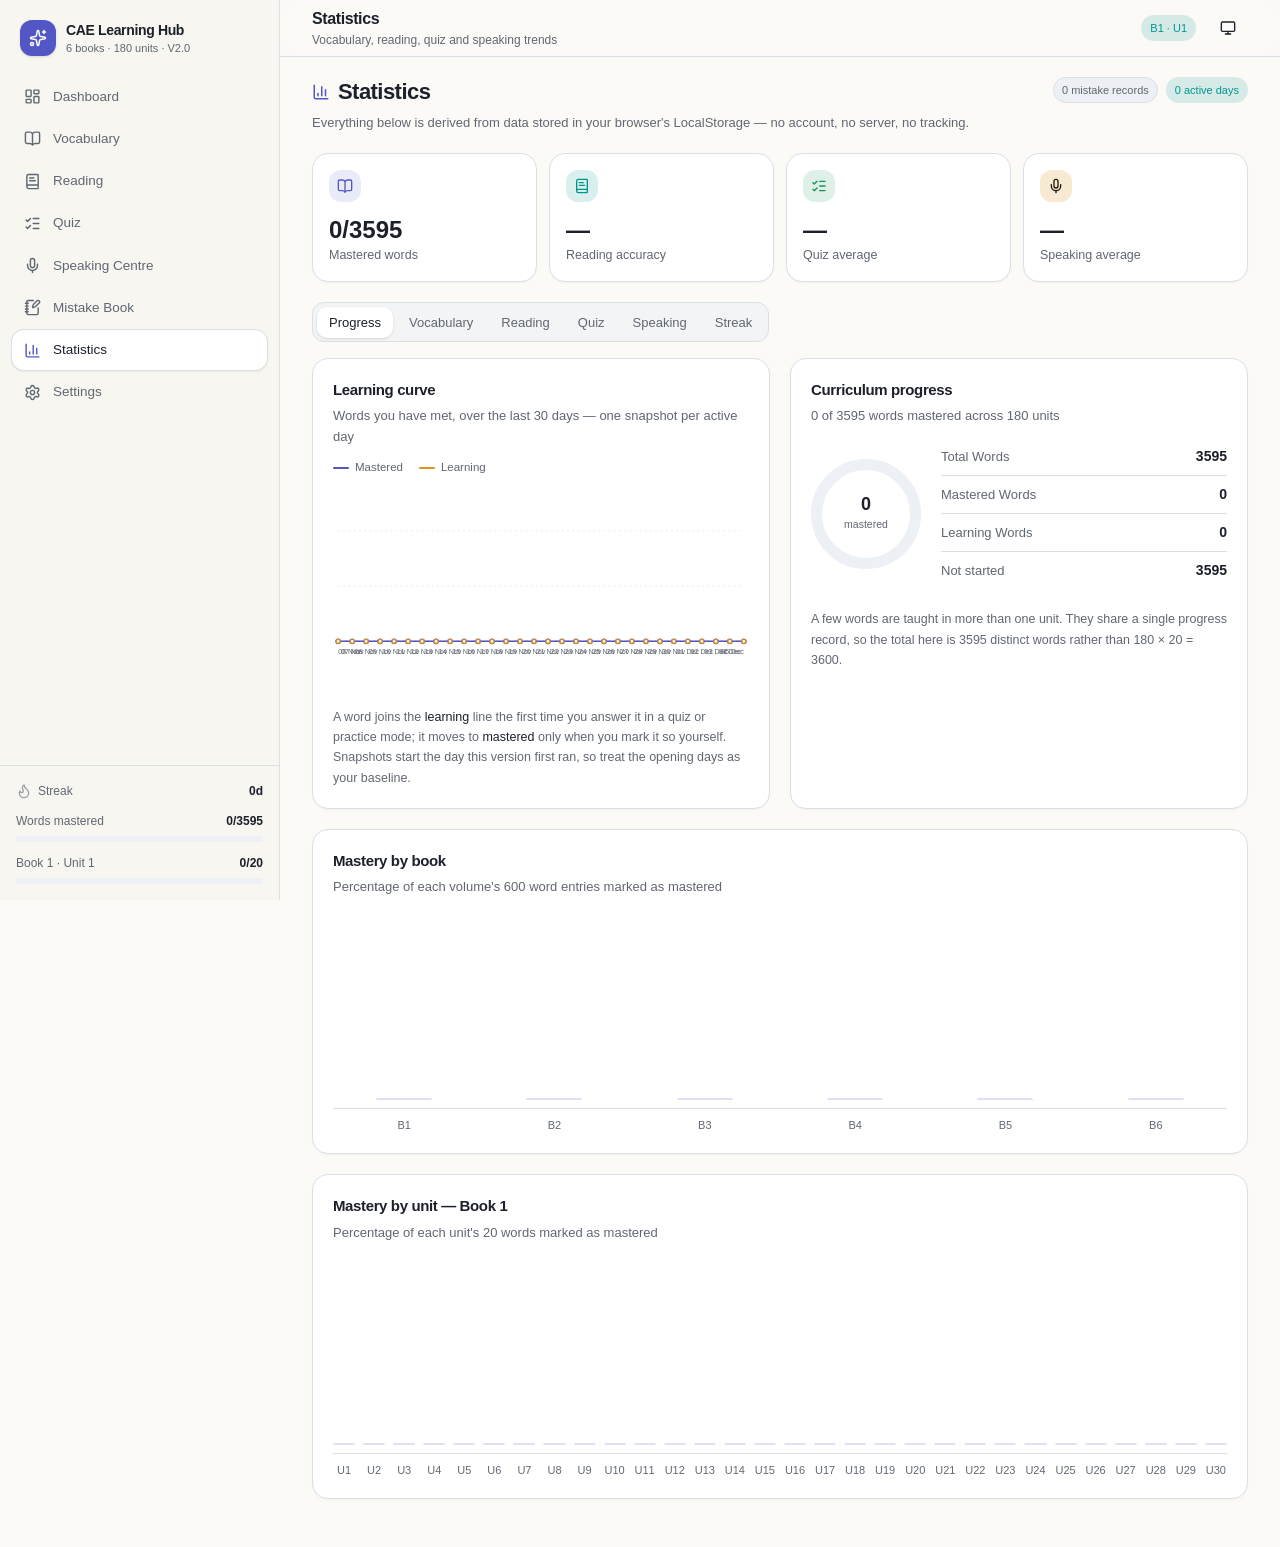
<file: statistics/index.html>
<!DOCTYPE html><!--sQaXGURDKh_XeQmK6YHEV--><html lang="en"><head><meta charSet="utf-8"/><meta name="viewport" content="width=device-width, initial-scale=1, maximum-scale=5, viewport-fit=cover"/><link rel="stylesheet" href="/_next/static/css/7c0bb10b21bc2a31.css" data-precedence="next"/><link rel="preload" as="script" fetchPriority="low" href="/_next/static/chunks/webpack-50bae058dd59f114.js"/><script src="/_next/static/chunks/4bd1b696-c023c6e3521b1417.js" async=""></script><script src="/_next/static/chunks/255-a85cef9cc3a04b12.js" async=""></script><script src="/_next/static/chunks/main-app-2f59a5706e53aa98.js" async=""></script><script src="/_next/static/chunks/350-a9400051d61d6597.js" async=""></script><script src="/_next/static/chunks/845-b3952e5370cbb8ce.js" async=""></script><script src="/_next/static/chunks/app/layout-67ecf5b2a24dfc43.js" async=""></script><script src="/_next/static/chunks/127-c5cc78974f41c179.js" async=""></script><script src="/_next/static/chunks/646-c09df6d490c7efd1.js" async=""></script><script src="/_next/static/chunks/app/statistics/page-00312f0510df031e.js" async=""></script><meta name="apple-mobile-web-app-capable" content="yes"/><meta name="theme-color" media="(prefers-color-scheme: light)" content="#faf9f6"/><meta name="theme-color" media="(prefers-color-scheme: dark)" content="#14161c"/><title>CAE Learning Hub · 4000 Essential English Words 1–6</title><meta name="description" content="A CAE learning workspace for 4000 Essential English Words, 2nd edition, Books 1–6 — 180 units, 3595 distinct words. Vocabulary, reading, quiz, speaking and spaced repetition."/><meta name="application-name" content="CAE Learning Hub"/><link rel="manifest" href="/manifest.webmanifest"/><meta name="format-detection" content="telephone=no"/><meta name="mobile-web-app-capable" content="yes"/><meta name="apple-mobile-web-app-title" content="CAE Hub"/><meta name="apple-mobile-web-app-status-bar-style" content="default"/><link rel="icon" href="/favicon.ico" type="image/x-icon" sizes="16x16"/><link rel="icon" href="/icons/favicon-64.png" sizes="64x64" type="image/png"/><link rel="icon" href="/icons/icon-192.png" sizes="192x192" type="image/png"/><link rel="icon" href="/icons/icon-512.png" sizes="512x512" type="image/png"/><link rel="apple-touch-icon" href="/icons/apple-touch-icon.png" sizes="180x180"/><script>(function(){try{
var raw=localStorage.getItem("cae-learning-hub:v1");
var s=raw?JSON.parse(raw).settings||{}:{};
var t=s.theme||"system";
var dark=t==="dark"||(t==="system"&&window.matchMedia("(prefers-color-scheme: dark)").matches);
var r=document.documentElement;
r.classList.toggle("dark",dark);
r.style.colorScheme=dark?"dark":"light";
if(s.fontScale)r.style.setProperty("--app-font-scale",String(s.fontScale));
if(s.readingWidth)r.style.setProperty("--reading-width",s.readingWidth+"px");
}catch(e){}})();</script><script src="/_next/static/chunks/polyfills-42372ed130431b0a.js" noModule=""></script></head><body class="antialiased"><div hidden=""><!--$--><!--/$--></div><div class="px-safe lg:grid lg:grid-cols-[264px_minmax(0,1fr)] xl:grid-cols-[280px_minmax(0,1fr)]"><aside class="pt-safe sticky top-0 hidden h-dvh shrink-0 flex-col border-r border-border bg-surface lg:flex"><div class="flex items-center gap-2.5 px-5 py-5"><span class="grid size-9 place-items-center rounded-lg bg-primary text-primary-foreground shadow-sm"><svg xmlns="http://www.w3.org/2000/svg" width="24" height="24" viewBox="0 0 24 24" fill="none" stroke="currentColor" stroke-width="2" stroke-linecap="round" stroke-linejoin="round" class="lucide lucide-sparkles lucide-stars size-[18px]" aria-hidden="true"><path d="M11.017 2.814a1 1 0 0 1 1.966 0l1.051 5.558a2 2 0 0 0 1.594 1.594l5.558 1.051a1 1 0 0 1 0 1.966l-5.558 1.051a2 2 0 0 0-1.594 1.594l-1.051 5.558a1 1 0 0 1-1.966 0l-1.051-5.558a2 2 0 0 0-1.594-1.594l-5.558-1.051a1 1 0 0 1 0-1.966l5.558-1.051a2 2 0 0 0 1.594-1.594z"></path><path d="M20 2v4"></path><path d="M22 4h-4"></path><circle cx="4" cy="20" r="2"></circle></svg></span><div class="min-w-0"><p class="truncate text-sm font-semibold tracking-tight">CAE Learning Hub</p><p class="text-[11px] text-muted-foreground">6<!-- --> books · <!-- -->180<!-- --> units · V2.0</p></div></div><nav class="flex-1 space-y-0.5 overflow-y-auto px-3 pb-4"><a class="group flex items-center gap-3 rounded-lg px-3 py-2.5 text-[13.5px] font-medium transition-colors text-muted-foreground hover:bg-card/70 hover:text-foreground" href="/"><svg xmlns="http://www.w3.org/2000/svg" width="24" height="24" viewBox="0 0 24 24" fill="none" stroke="currentColor" stroke-width="2" stroke-linecap="round" stroke-linejoin="round" class="lucide lucide-layout-dashboard size-[17px] shrink-0" aria-hidden="true"><rect width="7" height="9" x="3" y="3" rx="1"></rect><rect width="7" height="5" x="14" y="3" rx="1"></rect><rect width="7" height="9" x="14" y="12" rx="1"></rect><rect width="7" height="5" x="3" y="16" rx="1"></rect></svg><span class="flex-1 truncate">Dashboard</span></a><a class="group flex items-center gap-3 rounded-lg px-3 py-2.5 text-[13.5px] font-medium transition-colors text-muted-foreground hover:bg-card/70 hover:text-foreground" href="/vocabulary/"><svg xmlns="http://www.w3.org/2000/svg" width="24" height="24" viewBox="0 0 24 24" fill="none" stroke="currentColor" stroke-width="2" stroke-linecap="round" stroke-linejoin="round" class="lucide lucide-book-open size-[17px] shrink-0" aria-hidden="true"><path d="M12 5v16"></path><path d="M20.001 19A2 2 0 0022 17V5a2 2 0 00-1.999-2L16 3.002A5 5 0 0012 5a5 5 0 00-4-2H4a2 2 0 00-2 2v12a2 2 0 001.999 2H8a5 5 0 014 2 5 5 0 014-2z"></path></svg><span class="flex-1 truncate">Vocabulary</span></a><a class="group flex items-center gap-3 rounded-lg px-3 py-2.5 text-[13.5px] font-medium transition-colors text-muted-foreground hover:bg-card/70 hover:text-foreground" href="/reading/"><svg xmlns="http://www.w3.org/2000/svg" width="24" height="24" viewBox="0 0 24 24" fill="none" stroke="currentColor" stroke-width="2" stroke-linecap="round" stroke-linejoin="round" class="lucide lucide-book-text size-[17px] shrink-0" aria-hidden="true"><path d="M4 19.5v-15A2.5 2.5 0 0 1 6.5 2H19a1 1 0 0 1 1 1v18a1 1 0 0 1-1 1H6.5a1 1 0 0 1 0-5H20"></path><path d="M8 11h8"></path><path d="M8 7h6"></path></svg><span class="flex-1 truncate">Reading</span></a><a class="group flex items-center gap-3 rounded-lg px-3 py-2.5 text-[13.5px] font-medium transition-colors text-muted-foreground hover:bg-card/70 hover:text-foreground" href="/quiz/"><svg xmlns="http://www.w3.org/2000/svg" width="24" height="24" viewBox="0 0 24 24" fill="none" stroke="currentColor" stroke-width="2" stroke-linecap="round" stroke-linejoin="round" class="lucide lucide-list-checks size-[17px] shrink-0" aria-hidden="true"><path d="M13 5h8"></path><path d="M13 12h8"></path><path d="M13 19h8"></path><path d="m3 17 2 2 4-4"></path><path d="m3 7 2 2 4-4"></path></svg><span class="flex-1 truncate">Quiz</span></a><a class="group flex items-center gap-3 rounded-lg px-3 py-2.5 text-[13.5px] font-medium transition-colors text-muted-foreground hover:bg-card/70 hover:text-foreground" href="/speaking/"><svg xmlns="http://www.w3.org/2000/svg" width="24" height="24" viewBox="0 0 24 24" fill="none" stroke="currentColor" stroke-width="2" stroke-linecap="round" stroke-linejoin="round" class="lucide lucide-mic size-[17px] shrink-0" aria-hidden="true"><path d="M12 19v3"></path><path d="M19 10v2a7 7 0 0 1-14 0v-2"></path><rect x="9" y="2" width="6" height="13" rx="3"></rect></svg><span class="flex-1 truncate">Speaking Centre</span></a><a class="group flex items-center gap-3 rounded-lg px-3 py-2.5 text-[13.5px] font-medium transition-colors text-muted-foreground hover:bg-card/70 hover:text-foreground" href="/mistakes/"><svg xmlns="http://www.w3.org/2000/svg" width="24" height="24" viewBox="0 0 24 24" fill="none" stroke="currentColor" stroke-width="2" stroke-linecap="round" stroke-linejoin="round" class="lucide lucide-notebook-pen size-[17px] shrink-0" aria-hidden="true"><path d="M13.4 2H6a2 2 0 0 0-2 2v16a2 2 0 0 0 2 2h12a2 2 0 0 0 2-2v-7.4"></path><path d="M2 6h4"></path><path d="M2 10h4"></path><path d="M2 14h4"></path><path d="M2 18h4"></path><path d="M21.378 5.626a1 1 0 1 0-3.004-3.004l-5.01 5.012a2 2 0 0 0-.506.854l-.837 2.87a.5.5 0 0 0 .62.62l2.87-.837a2 2 0 0 0 .854-.506z"></path></svg><span class="flex-1 truncate">Mistake Book</span></a><a class="group flex items-center gap-3 rounded-lg px-3 py-2.5 text-[13.5px] font-medium transition-colors bg-card text-foreground shadow-sm ring-1 ring-border" href="/statistics/"><svg xmlns="http://www.w3.org/2000/svg" width="24" height="24" viewBox="0 0 24 24" fill="none" stroke="currentColor" stroke-width="2" stroke-linecap="round" stroke-linejoin="round" class="lucide lucide-chart-column lucide-bar-chart-3 size-[17px] shrink-0 text-primary" aria-hidden="true"><path d="M3 3v16a2 2 0 0 0 2 2h16"></path><path d="M18 17V9"></path><path d="M13 17V5"></path><path d="M8 17v-3"></path></svg><span class="flex-1 truncate">Statistics</span></a><a class="group flex items-center gap-3 rounded-lg px-3 py-2.5 text-[13.5px] font-medium transition-colors text-muted-foreground hover:bg-card/70 hover:text-foreground" href="/settings/"><svg xmlns="http://www.w3.org/2000/svg" width="24" height="24" viewBox="0 0 24 24" fill="none" stroke="currentColor" stroke-width="2" stroke-linecap="round" stroke-linejoin="round" class="lucide lucide-settings size-[17px] shrink-0" aria-hidden="true"><path d="M9.671 4.136a2.34 2.34 0 0 1 4.659 0 2.34 2.34 0 0 0 3.319 1.915 2.34 2.34 0 0 1 2.33 4.033 2.34 2.34 0 0 0 0 3.831 2.34 2.34 0 0 1-2.33 4.033 2.34 2.34 0 0 0-3.319 1.915 2.34 2.34 0 0 1-4.659 0 2.34 2.34 0 0 0-3.32-1.915 2.34 2.34 0 0 1-2.33-4.033 2.34 2.34 0 0 0 0-3.831A2.34 2.34 0 0 1 6.35 6.051a2.34 2.34 0 0 0 3.319-1.915"></path><circle cx="12" cy="12" r="3"></circle></svg><span class="flex-1 truncate">Settings</span></a></nav><div class="space-y-3 border-t border-border p-4"><div class="flex items-center justify-between text-[12px]"><span class="inline-flex items-center gap-1.5 font-medium text-muted-foreground"><svg xmlns="http://www.w3.org/2000/svg" width="24" height="24" viewBox="0 0 24 24" fill="none" stroke="currentColor" stroke-width="2" stroke-linecap="round" stroke-linejoin="round" class="lucide lucide-flame size-4 text-muted-foreground/60" aria-hidden="true"><path d="M12 3q1 4 4 6.5t3 5.5a1 1 0 0 1-14 0 5 5 0 0 1 1-3 1 1 0 0 0 5 0c0-2-1.5-3-1.5-5q0-2 2.5-4"></path></svg>Streak</span><span class="tabnum font-semibold">0<!-- -->d</span></div><div><div class="flex items-center justify-between text-[12px]"><span class="font-medium text-muted-foreground">Words mastered</span><span class="tabnum font-semibold">0<!-- -->/<!-- -->3595</span></div><div class="mt-1.5 h-1.5 w-full overflow-hidden rounded-full bg-muted"><div class="h-full rounded-full bg-primary transition-[width] duration-500" style="width:0%"></div></div></div><div><div class="flex items-center justify-between text-[12px]"><span class="font-medium text-muted-foreground">Book <!-- -->1<!-- --> · Unit <!-- -->1</span><span class="tabnum font-semibold">0<!-- -->/<!-- -->20</span></div><div class="mt-1.5 h-1.5 w-full overflow-hidden rounded-full bg-muted"><div class="h-full rounded-full bg-accent transition-[width] duration-500" style="width:0%"></div></div></div></div></aside><div class="flex min-h-dvh flex-col"><header class="pt-safe sticky top-0 z-30 border-b border-border bg-background/85 backdrop-blur-md"><div class="flex h-14 items-center gap-3 px-4 sm:px-6 lg:px-8"><div class="min-w-0 flex-1"><h1 class="truncate text-[15px] font-semibold tracking-tight lg:text-base">Statistics</h1><p class="hidden truncate text-[12px] text-muted-foreground sm:block">Vocabulary, reading, quiz and speaking trends</p></div><span class="items-center gap-1 rounded-full border px-2 py-0.5 text-[11px] font-medium leading-5 whitespace-nowrap [&amp;_svg]:size-3 border-transparent bg-accent/15 text-accent hidden md:inline-flex">B<!-- -->1<!-- --> · U<!-- -->1</span><button class="inline-flex items-center justify-center gap-2 whitespace-nowrap rounded-lg text-sm font-medium transition-[background-color,color,box-shadow,transform] duration-150 disabled:pointer-events-none disabled:opacity-45 active:translate-y-px [&amp;_svg]:pointer-events-none [&amp;_svg]:shrink-0 text-foreground hover:bg-muted/70 size-10 [&amp;_svg]:size-4" title="Theme: system" aria-label="Switch theme"><svg xmlns="http://www.w3.org/2000/svg" width="24" height="24" viewBox="0 0 24 24" fill="none" stroke="currentColor" stroke-width="2" stroke-linecap="round" stroke-linejoin="round" class="lucide lucide-monitor" aria-hidden="true"><rect width="20" height="14" x="2" y="3" rx="2"></rect><line x1="8" x2="16" y1="21" y2="21"></line><line x1="12" x2="12" y1="17" y2="21"></line></svg></button></div></header><main class="flex-1 px-4 pb-28 pt-5 sm:px-6 lg:px-8 lg:pb-12"><div class="mx-auto w-full max-w-[1180px]"><div class="space-y-5"><div class="mb-5 flex flex-wrap items-start justify-between gap-3"><div class="min-w-0"><div class="flex items-center gap-2"><svg xmlns="http://www.w3.org/2000/svg" width="24" height="24" viewBox="0 0 24 24" fill="none" stroke="currentColor" stroke-width="2" stroke-linecap="round" stroke-linejoin="round" class="lucide lucide-chart-column lucide-bar-chart-3 size-[18px] text-primary" aria-hidden="true"><path d="M3 3v16a2 2 0 0 0 2 2h16"></path><path d="M18 17V9"></path><path d="M13 17V5"></path><path d="M8 17v-3"></path></svg><h2 class="text-xl font-semibold tracking-tight sm:text-[22px]">Statistics</h2></div><p class="mt-1 max-w-2xl text-[13px] leading-relaxed text-muted-foreground">Everything below is derived from data stored in your browser&#x27;s LocalStorage — no account, no server, no tracking.</p></div><div class="flex flex-wrap items-center gap-2"><span class="inline-flex items-center gap-1 rounded-full border px-2 py-0.5 text-[11px] font-medium leading-5 whitespace-nowrap [&amp;_svg]:size-3 border-border bg-muted text-muted-foreground">0<!-- --> mistake records</span><span class="inline-flex items-center gap-1 rounded-full border px-2 py-0.5 text-[11px] font-medium leading-5 whitespace-nowrap [&amp;_svg]:size-3 border-transparent bg-accent/15 text-accent">0<!-- --> active days</span></div></div><div class="grid grid-cols-2 gap-3 lg:grid-cols-4"><div class="rounded-xl border border-border bg-card text-card-foreground shadow-[0_1px_2px_rgba(16,18,32,0.04)] p-4"><span class="grid size-8 place-items-center rounded-lg bg-primary/12 text-primary"><svg xmlns="http://www.w3.org/2000/svg" width="24" height="24" viewBox="0 0 24 24" fill="none" stroke="currentColor" stroke-width="2" stroke-linecap="round" stroke-linejoin="round" class="lucide lucide-book-open size-4" aria-hidden="true"><path d="M12 5v16"></path><path d="M20.001 19A2 2 0 0022 17V5a2 2 0 00-1.999-2L16 3.002A5 5 0 0012 5a5 5 0 00-4-2H4a2 2 0 00-2 2v12a2 2 0 001.999 2H8a5 5 0 014 2 5 5 0 014-2z"></path></svg></span><p class="mt-3 text-2xl font-semibold tabnum">0/3595</p><p class="text-[12.5px] text-muted-foreground">Mastered words</p></div><div class="rounded-xl border border-border bg-card text-card-foreground shadow-[0_1px_2px_rgba(16,18,32,0.04)] p-4"><span class="grid size-8 place-items-center rounded-lg bg-accent/15 text-accent"><svg xmlns="http://www.w3.org/2000/svg" width="24" height="24" viewBox="0 0 24 24" fill="none" stroke="currentColor" stroke-width="2" stroke-linecap="round" stroke-linejoin="round" class="lucide lucide-book-text size-4" aria-hidden="true"><path d="M4 19.5v-15A2.5 2.5 0 0 1 6.5 2H19a1 1 0 0 1 1 1v18a1 1 0 0 1-1 1H6.5a1 1 0 0 1 0-5H20"></path><path d="M8 11h8"></path><path d="M8 7h6"></path></svg></span><p class="mt-3 text-2xl font-semibold tabnum">—</p><p class="text-[12.5px] text-muted-foreground">Reading accuracy</p></div><div class="rounded-xl border border-border bg-card text-card-foreground shadow-[0_1px_2px_rgba(16,18,32,0.04)] p-4"><span class="grid size-8 place-items-center rounded-lg bg-success/14 text-success"><svg xmlns="http://www.w3.org/2000/svg" width="24" height="24" viewBox="0 0 24 24" fill="none" stroke="currentColor" stroke-width="2" stroke-linecap="round" stroke-linejoin="round" class="lucide lucide-list-checks size-4" aria-hidden="true"><path d="M13 5h8"></path><path d="M13 12h8"></path><path d="M13 19h8"></path><path d="m3 17 2 2 4-4"></path><path d="m3 7 2 2 4-4"></path></svg></span><p class="mt-3 text-2xl font-semibold tabnum">—</p><p class="text-[12.5px] text-muted-foreground">Quiz average</p></div><div class="rounded-xl border border-border bg-card text-card-foreground shadow-[0_1px_2px_rgba(16,18,32,0.04)] p-4"><span class="grid size-8 place-items-center rounded-lg bg-warning/20 text-warning-foreground dark:text-warning"><svg xmlns="http://www.w3.org/2000/svg" width="24" height="24" viewBox="0 0 24 24" fill="none" stroke="currentColor" stroke-width="2" stroke-linecap="round" stroke-linejoin="round" class="lucide lucide-mic size-4" aria-hidden="true"><path d="M12 19v3"></path><path d="M19 10v2a7 7 0 0 1-14 0v-2"></path><rect x="9" y="2" width="6" height="13" rx="3"></rect></svg></span><p class="mt-3 text-2xl font-semibold tabnum">—</p><p class="text-[12.5px] text-muted-foreground">Speaking average</p></div></div><div dir="ltr" data-orientation="horizontal"><div role="tablist" aria-orientation="horizontal" class="inline-flex h-10 items-center gap-1 rounded-lg border border-border bg-muted/60 p-1 text-muted-foreground flex-wrap" tabindex="-1" data-orientation="horizontal" style="outline:none"><button type="button" role="tab" aria-selected="true" aria-controls="radix-_R_1lfivadb_-content-progress" data-state="active" id="radix-_R_1lfivadb_-trigger-progress" class="inline-flex items-center justify-center gap-1.5 whitespace-nowrap rounded-md px-3 py-1.5 text-[13px] font-medium transition-all hover:text-foreground focus-visible:outline-none disabled:pointer-events-none disabled:opacity-50 data-[state=active]:bg-card data-[state=active]:text-foreground data-[state=active]:shadow-sm" tabindex="-1" data-orientation="horizontal" data-radix-collection-item="">Progress</button><button type="button" role="tab" aria-selected="false" aria-controls="radix-_R_1lfivadb_-content-vocabulary" data-state="inactive" id="radix-_R_1lfivadb_-trigger-vocabulary" class="inline-flex items-center justify-center gap-1.5 whitespace-nowrap rounded-md px-3 py-1.5 text-[13px] font-medium transition-all hover:text-foreground focus-visible:outline-none disabled:pointer-events-none disabled:opacity-50 data-[state=active]:bg-card data-[state=active]:text-foreground data-[state=active]:shadow-sm" tabindex="-1" data-orientation="horizontal" data-radix-collection-item="">Vocabulary</button><button type="button" role="tab" aria-selected="false" aria-controls="radix-_R_1lfivadb_-content-reading" data-state="inactive" id="radix-_R_1lfivadb_-trigger-reading" class="inline-flex items-center justify-center gap-1.5 whitespace-nowrap rounded-md px-3 py-1.5 text-[13px] font-medium transition-all hover:text-foreground focus-visible:outline-none disabled:pointer-events-none disabled:opacity-50 data-[state=active]:bg-card data-[state=active]:text-foreground data-[state=active]:shadow-sm" tabindex="-1" data-orientation="horizontal" data-radix-collection-item="">Reading</button><button type="button" role="tab" aria-selected="false" aria-controls="radix-_R_1lfivadb_-content-quiz" data-state="inactive" id="radix-_R_1lfivadb_-trigger-quiz" class="inline-flex items-center justify-center gap-1.5 whitespace-nowrap rounded-md px-3 py-1.5 text-[13px] font-medium transition-all hover:text-foreground focus-visible:outline-none disabled:pointer-events-none disabled:opacity-50 data-[state=active]:bg-card data-[state=active]:text-foreground data-[state=active]:shadow-sm" tabindex="-1" data-orientation="horizontal" data-radix-collection-item="">Quiz</button><button type="button" role="tab" aria-selected="false" aria-controls="radix-_R_1lfivadb_-content-speaking" data-state="inactive" id="radix-_R_1lfivadb_-trigger-speaking" class="inline-flex items-center justify-center gap-1.5 whitespace-nowrap rounded-md px-3 py-1.5 text-[13px] font-medium transition-all hover:text-foreground focus-visible:outline-none disabled:pointer-events-none disabled:opacity-50 data-[state=active]:bg-card data-[state=active]:text-foreground data-[state=active]:shadow-sm" tabindex="-1" data-orientation="horizontal" data-radix-collection-item="">Speaking</button><button type="button" role="tab" aria-selected="false" aria-controls="radix-_R_1lfivadb_-content-streak" data-state="inactive" id="radix-_R_1lfivadb_-trigger-streak" class="inline-flex items-center justify-center gap-1.5 whitespace-nowrap rounded-md px-3 py-1.5 text-[13px] font-medium transition-all hover:text-foreground focus-visible:outline-none disabled:pointer-events-none disabled:opacity-50 data-[state=active]:bg-card data-[state=active]:text-foreground data-[state=active]:shadow-sm" tabindex="-1" data-orientation="horizontal" data-radix-collection-item="">Streak</button></div><div data-state="active" data-orientation="horizontal" role="tabpanel" aria-labelledby="radix-_R_1lfivadb_-trigger-progress" id="radix-_R_1lfivadb_-content-progress" tabindex="0" class="mt-4 focus-visible:outline-none" style="animation-duration:0s"><div class="space-y-5"><div class="grid gap-5 lg:grid-cols-2"><div class="rounded-xl border border-border bg-card text-card-foreground shadow-[0_1px_2px_rgba(16,18,32,0.04)]"><div class="flex flex-col gap-1 p-5 pb-3"><h3 class="text-[15px] font-semibold tracking-tight">Learning curve</h3><p class="text-[13px] leading-relaxed text-muted-foreground">Words you have met, over the last 30 days — one snapshot per active day</p></div><div class="p-5 pt-0"><div class="mb-2 flex flex-wrap items-center gap-4 text-[11.5px] text-muted-foreground"><span class="inline-flex items-center gap-1.5"><span class="h-0.5 w-4 rounded-full bg-primary"></span>Mastered</span><span class="inline-flex items-center gap-1.5"><span class="h-0.5 w-4 rounded-full bg-warning"></span>Learning</span></div><div class="w-full"><svg viewBox="0 0 640 210" class="w-full" style="height:210px" role="img"><defs><linearGradient id="R55blfivadb" x1="0" y1="0" x2="0" y2="1"><stop offset="0%" stop-color="var(--primary)" stop-opacity="0.28"></stop><stop offset="100%" stop-color="var(--primary)" stop-opacity="0.02"></stop></linearGradient></defs><line x1="8" x2="632" y1="14" y2="14" stroke="var(--border)" stroke-width="1" stroke-dasharray="3 5"></line><line x1="8" x2="632" y1="99" y2="99" stroke="var(--border)" stroke-width="1" stroke-dasharray="3 5"></line><line x1="8" x2="632" y1="184" y2="184" stroke="var(--border)" stroke-width="1" stroke-dasharray="0"></line><path d="M8.0,184.0 L29.5,184.0 L51.0,184.0 L72.6,184.0 L94.1,184.0 L115.6,184.0 L137.1,184.0 L158.6,184.0 L180.1,184.0 L201.7,184.0 L223.2,184.0 L244.7,184.0 L266.2,184.0 L287.7,184.0 L309.2,184.0 L330.8,184.0 L352.3,184.0 L373.8,184.0 L395.3,184.0 L416.8,184.0 L438.3,184.0 L459.9,184.0 L481.4,184.0 L502.9,184.0 L524.4,184.0 L545.9,184.0 L567.4,184.0 L589.0,184.0 L610.5,184.0 L632.0,184.0 L632.0,184 L8,184 Z" fill="url(#R55blfivadb)"></path><path d="M8.0,184.0 L29.5,184.0 L51.0,184.0 L72.6,184.0 L94.1,184.0 L115.6,184.0 L137.1,184.0 L158.6,184.0 L180.1,184.0 L201.7,184.0 L223.2,184.0 L244.7,184.0 L266.2,184.0 L287.7,184.0 L309.2,184.0 L330.8,184.0 L352.3,184.0 L373.8,184.0 L395.3,184.0 L416.8,184.0 L438.3,184.0 L459.9,184.0 L481.4,184.0 L502.9,184.0 L524.4,184.0 L545.9,184.0 L567.4,184.0 L589.0,184.0 L610.5,184.0 L632.0,184.0" fill="none" stroke="var(--warning)" stroke-width="2" stroke-dasharray="5 4" stroke-linecap="round" stroke-linejoin="round"></path><path d="M8.0,184.0 L29.5,184.0 L51.0,184.0 L72.6,184.0 L94.1,184.0 L115.6,184.0 L137.1,184.0 L158.6,184.0 L180.1,184.0 L201.7,184.0 L223.2,184.0 L244.7,184.0 L266.2,184.0 L287.7,184.0 L309.2,184.0 L330.8,184.0 L352.3,184.0 L373.8,184.0 L395.3,184.0 L416.8,184.0 L438.3,184.0 L459.9,184.0 L481.4,184.0 L502.9,184.0 L524.4,184.0 L545.9,184.0 L567.4,184.0 L589.0,184.0 L610.5,184.0 L632.0,184.0" fill="none" stroke="var(--primary)" stroke-width="2.25" stroke-linecap="round" stroke-linejoin="round"></path><g><circle cx="8" cy="184" r="3.5" fill="var(--card)" stroke="var(--primary)" stroke-width="2"></circle><title>25 Aug: 0</title></g><g><circle cx="29.517241379310345" cy="184" r="3.5" fill="var(--card)" stroke="var(--primary)" stroke-width="2"></circle><title>26 Aug: 0</title></g><g><circle cx="51.03448275862069" cy="184" r="3.5" fill="var(--card)" stroke="var(--primary)" stroke-width="2"></circle><title>27 Aug: 0</title></g><g><circle cx="72.55172413793103" cy="184" r="3.5" fill="var(--card)" stroke="var(--primary)" stroke-width="2"></circle><title>28 Aug: 0</title></g><g><circle cx="94.06896551724138" cy="184" r="3.5" fill="var(--card)" stroke="var(--primary)" stroke-width="2"></circle><title>29 Aug: 0</title></g><g><circle cx="115.58620689655173" cy="184" r="3.5" fill="var(--card)" stroke="var(--primary)" stroke-width="2"></circle><title>30 Aug: 0</title></g><g><circle cx="137.10344827586206" cy="184" r="3.5" fill="var(--card)" stroke="var(--primary)" stroke-width="2"></circle><title>31 Aug: 0</title></g><g><circle cx="158.6206896551724" cy="184" r="3.5" fill="var(--card)" stroke="var(--primary)" stroke-width="2"></circle><title>01 Sept: 0</title></g><g><circle cx="180.13793103448276" cy="184" r="3.5" fill="var(--card)" stroke="var(--primary)" stroke-width="2"></circle><title>02 Sept: 0</title></g><g><circle cx="201.6551724137931" cy="184" r="3.5" fill="var(--card)" stroke="var(--primary)" stroke-width="2"></circle><title>03 Sept: 0</title></g><g><circle cx="223.17241379310346" cy="184" r="3.5" fill="var(--card)" stroke="var(--primary)" stroke-width="2"></circle><title>04 Sept: 0</title></g><g><circle cx="244.6896551724138" cy="184" r="3.5" fill="var(--card)" stroke="var(--primary)" stroke-width="2"></circle><title>05 Sept: 0</title></g><g><circle cx="266.2068965517241" cy="184" r="3.5" fill="var(--card)" stroke="var(--primary)" stroke-width="2"></circle><title>06 Sept: 0</title></g><g><circle cx="287.7241379310345" cy="184" r="3.5" fill="var(--card)" stroke="var(--primary)" stroke-width="2"></circle><title>07 Sept: 0</title></g><g><circle cx="309.2413793103448" cy="184" r="3.5" fill="var(--card)" stroke="var(--primary)" stroke-width="2"></circle><title>08 Sept: 0</title></g><g><circle cx="330.7586206896552" cy="184" r="3.5" fill="var(--card)" stroke="var(--primary)" stroke-width="2"></circle><title>09 Sept: 0</title></g><g><circle cx="352.2758620689655" cy="184" r="3.5" fill="var(--card)" stroke="var(--primary)" stroke-width="2"></circle><title>10 Sept: 0</title></g><g><circle cx="373.7931034482759" cy="184" r="3.5" fill="var(--card)" stroke="var(--primary)" stroke-width="2"></circle><title>11 Sept: 0</title></g><g><circle cx="395.3103448275862" cy="184" r="3.5" fill="var(--card)" stroke="var(--primary)" stroke-width="2"></circle><title>12 Sept: 0</title></g><g><circle cx="416.82758620689657" cy="184" r="3.5" fill="var(--card)" stroke="var(--primary)" stroke-width="2"></circle><title>13 Sept: 0</title></g><g><circle cx="438.3448275862069" cy="184" r="3.5" fill="var(--card)" stroke="var(--primary)" stroke-width="2"></circle><title>14 Sept: 0</title></g><g><circle cx="459.86206896551727" cy="184" r="3.5" fill="var(--card)" stroke="var(--primary)" stroke-width="2"></circle><title>15 Sept: 0</title></g><g><circle cx="481.3793103448276" cy="184" r="3.5" fill="var(--card)" stroke="var(--primary)" stroke-width="2"></circle><title>16 Sept: 0</title></g><g><circle cx="502.89655172413796" cy="184" r="3.5" fill="var(--card)" stroke="var(--primary)" stroke-width="2"></circle><title>17 Sept: 0</title></g><g><circle cx="524.4137931034483" cy="184" r="3.5" fill="var(--card)" stroke="var(--primary)" stroke-width="2"></circle><title>18 Sept: 0</title></g><g><circle cx="545.9310344827586" cy="184" r="3.5" fill="var(--card)" stroke="var(--primary)" stroke-width="2"></circle><title>19 Sept: 0</title></g><g><circle cx="567.448275862069" cy="184" r="3.5" fill="var(--card)" stroke="var(--primary)" stroke-width="2"></circle><title>20 Sept: 0</title></g><g><circle cx="588.9655172413793" cy="184" r="3.5" fill="var(--card)" stroke="var(--primary)" stroke-width="2"></circle><title>21 Sept: 0</title></g><g><circle cx="610.4827586206897" cy="184" r="3.5" fill="var(--card)" stroke="var(--primary)" stroke-width="2"></circle><title>22 Sept: 0</title></g><g><circle cx="632" cy="184" r="3.5" fill="var(--card)" stroke="var(--primary)" stroke-width="2"></circle><title>23 Sept: 0</title></g><g><circle cx="8" cy="184" r="3" fill="var(--card)" stroke="var(--warning)" stroke-width="2"></circle><title>25 Aug: 0</title></g><g><circle cx="29.517241379310345" cy="184" r="3" fill="var(--card)" stroke="var(--warning)" stroke-width="2"></circle><title>26 Aug: 0</title></g><g><circle cx="51.03448275862069" cy="184" r="3" fill="var(--card)" stroke="var(--warning)" stroke-width="2"></circle><title>27 Aug: 0</title></g><g><circle cx="72.55172413793103" cy="184" r="3" fill="var(--card)" stroke="var(--warning)" stroke-width="2"></circle><title>28 Aug: 0</title></g><g><circle cx="94.06896551724138" cy="184" r="3" fill="var(--card)" stroke="var(--warning)" stroke-width="2"></circle><title>29 Aug: 0</title></g><g><circle cx="115.58620689655173" cy="184" r="3" fill="var(--card)" stroke="var(--warning)" stroke-width="2"></circle><title>30 Aug: 0</title></g><g><circle cx="137.10344827586206" cy="184" r="3" fill="var(--card)" stroke="var(--warning)" stroke-width="2"></circle><title>31 Aug: 0</title></g><g><circle cx="158.6206896551724" cy="184" r="3" fill="var(--card)" stroke="var(--warning)" stroke-width="2"></circle><title>01 Sept: 0</title></g><g><circle cx="180.13793103448276" cy="184" r="3" fill="var(--card)" stroke="var(--warning)" stroke-width="2"></circle><title>02 Sept: 0</title></g><g><circle cx="201.6551724137931" cy="184" r="3" fill="var(--card)" stroke="var(--warning)" stroke-width="2"></circle><title>03 Sept: 0</title></g><g><circle cx="223.17241379310346" cy="184" r="3" fill="var(--card)" stroke="var(--warning)" stroke-width="2"></circle><title>04 Sept: 0</title></g><g><circle cx="244.6896551724138" cy="184" r="3" fill="var(--card)" stroke="var(--warning)" stroke-width="2"></circle><title>05 Sept: 0</title></g><g><circle cx="266.2068965517241" cy="184" r="3" fill="var(--card)" stroke="var(--warning)" stroke-width="2"></circle><title>06 Sept: 0</title></g><g><circle cx="287.7241379310345" cy="184" r="3" fill="var(--card)" stroke="var(--warning)" stroke-width="2"></circle><title>07 Sept: 0</title></g><g><circle cx="309.2413793103448" cy="184" r="3" fill="var(--card)" stroke="var(--warning)" stroke-width="2"></circle><title>08 Sept: 0</title></g><g><circle cx="330.7586206896552" cy="184" r="3" fill="var(--card)" stroke="var(--warning)" stroke-width="2"></circle><title>09 Sept: 0</title></g><g><circle cx="352.2758620689655" cy="184" r="3" fill="var(--card)" stroke="var(--warning)" stroke-width="2"></circle><title>10 Sept: 0</title></g><g><circle cx="373.7931034482759" cy="184" r="3" fill="var(--card)" stroke="var(--warning)" stroke-width="2"></circle><title>11 Sept: 0</title></g><g><circle cx="395.3103448275862" cy="184" r="3" fill="var(--card)" stroke="var(--warning)" stroke-width="2"></circle><title>12 Sept: 0</title></g><g><circle cx="416.82758620689657" cy="184" r="3" fill="var(--card)" stroke="var(--warning)" stroke-width="2"></circle><title>13 Sept: 0</title></g><g><circle cx="438.3448275862069" cy="184" r="3" fill="var(--card)" stroke="var(--warning)" stroke-width="2"></circle><title>14 Sept: 0</title></g><g><circle cx="459.86206896551727" cy="184" r="3" fill="var(--card)" stroke="var(--warning)" stroke-width="2"></circle><title>15 Sept: 0</title></g><g><circle cx="481.3793103448276" cy="184" r="3" fill="var(--card)" stroke="var(--warning)" stroke-width="2"></circle><title>16 Sept: 0</title></g><g><circle cx="502.89655172413796" cy="184" r="3" fill="var(--card)" stroke="var(--warning)" stroke-width="2"></circle><title>17 Sept: 0</title></g><g><circle cx="524.4137931034483" cy="184" r="3" fill="var(--card)" stroke="var(--warning)" stroke-width="2"></circle><title>18 Sept: 0</title></g><g><circle cx="545.9310344827586" cy="184" r="3" fill="var(--card)" stroke="var(--warning)" stroke-width="2"></circle><title>19 Sept: 0</title></g><g><circle cx="567.448275862069" cy="184" r="3" fill="var(--card)" stroke="var(--warning)" stroke-width="2"></circle><title>20 Sept: 0</title></g><g><circle cx="588.9655172413793" cy="184" r="3" fill="var(--card)" stroke="var(--warning)" stroke-width="2"></circle><title>21 Sept: 0</title></g><g><circle cx="610.4827586206897" cy="184" r="3" fill="var(--card)" stroke="var(--warning)" stroke-width="2"></circle><title>22 Sept: 0</title></g><g><circle cx="632" cy="184" r="3" fill="var(--card)" stroke="var(--warning)" stroke-width="2"></circle><title>23 Sept: 0</title></g><text x="8" y="203" text-anchor="start" font-size="11" fill="var(--muted-foreground)">25 Aug</text><text x="29.517241379310345" y="203" text-anchor="middle" font-size="11" fill="var(--muted-foreground)">26 Aug</text><text x="51.03448275862069" y="203" text-anchor="middle" font-size="11" fill="var(--muted-foreground)">27 Aug</text><text x="72.55172413793103" y="203" text-anchor="middle" font-size="11" fill="var(--muted-foreground)">28 Aug</text><text x="94.06896551724138" y="203" text-anchor="middle" font-size="11" fill="var(--muted-foreground)">29 Aug</text><text x="115.58620689655173" y="203" text-anchor="middle" font-size="11" fill="var(--muted-foreground)">30 Aug</text><text x="137.10344827586206" y="203" text-anchor="middle" font-size="11" fill="var(--muted-foreground)">31 Aug</text><text x="158.6206896551724" y="203" text-anchor="middle" font-size="11" fill="var(--muted-foreground)">01 Sept</text><text x="180.13793103448276" y="203" text-anchor="middle" font-size="11" fill="var(--muted-foreground)">02 Sept</text><text x="201.6551724137931" y="203" text-anchor="middle" font-size="11" fill="var(--muted-foreground)">03 Sept</text><text x="223.17241379310346" y="203" text-anchor="middle" font-size="11" fill="var(--muted-foreground)">04 Sept</text><text x="244.6896551724138" y="203" text-anchor="middle" font-size="11" fill="var(--muted-foreground)">05 Sept</text><text x="266.2068965517241" y="203" text-anchor="middle" font-size="11" fill="var(--muted-foreground)">06 Sept</text><text x="287.7241379310345" y="203" text-anchor="middle" font-size="11" fill="var(--muted-foreground)">07 Sept</text><text x="309.2413793103448" y="203" text-anchor="middle" font-size="11" fill="var(--muted-foreground)">08 Sept</text><text x="330.7586206896552" y="203" text-anchor="middle" font-size="11" fill="var(--muted-foreground)">09 Sept</text><text x="352.2758620689655" y="203" text-anchor="middle" font-size="11" fill="var(--muted-foreground)">10 Sept</text><text x="373.7931034482759" y="203" text-anchor="middle" font-size="11" fill="var(--muted-foreground)">11 Sept</text><text x="395.3103448275862" y="203" text-anchor="middle" font-size="11" fill="var(--muted-foreground)">12 Sept</text><text x="416.82758620689657" y="203" text-anchor="middle" font-size="11" fill="var(--muted-foreground)">13 Sept</text><text x="438.3448275862069" y="203" text-anchor="middle" font-size="11" fill="var(--muted-foreground)">14 Sept</text><text x="459.86206896551727" y="203" text-anchor="middle" font-size="11" fill="var(--muted-foreground)">15 Sept</text><text x="481.3793103448276" y="203" text-anchor="middle" font-size="11" fill="var(--muted-foreground)">16 Sept</text><text x="502.89655172413796" y="203" text-anchor="middle" font-size="11" fill="var(--muted-foreground)">17 Sept</text><text x="524.4137931034483" y="203" text-anchor="middle" font-size="11" fill="var(--muted-foreground)">18 Sept</text><text x="545.9310344827586" y="203" text-anchor="middle" font-size="11" fill="var(--muted-foreground)">19 Sept</text><text x="567.448275862069" y="203" text-anchor="middle" font-size="11" fill="var(--muted-foreground)">20 Sept</text><text x="588.9655172413793" y="203" text-anchor="middle" font-size="11" fill="var(--muted-foreground)">21 Sept</text><text x="610.4827586206897" y="203" text-anchor="middle" font-size="11" fill="var(--muted-foreground)">22 Sept</text><text x="632" y="203" text-anchor="end" font-size="11" fill="var(--muted-foreground)">23 Sept</text></svg></div><p class="mt-3 text-[12.5px] leading-relaxed text-muted-foreground">A word joins the <span class="font-medium text-foreground">learning</span> <!-- -->line the first time you answer it in a quiz or practice mode; it moves to<!-- --> <span class="font-medium text-foreground">mastered</span> only when you mark it so yourself. Snapshots start the day this version first ran, so treat the opening days as your baseline.</p></div></div><div class="rounded-xl border border-border bg-card text-card-foreground shadow-[0_1px_2px_rgba(16,18,32,0.04)]"><div class="flex flex-col gap-1 p-5 pb-3"><h3 class="text-[15px] font-semibold tracking-tight">Curriculum progress</h3><p class="text-[13px] leading-relaxed text-muted-foreground">0<!-- --> of <!-- -->3595<!-- --> words mastered across <!-- -->180<!-- --> units</p></div><div class="p-5 pt-0 space-y-5"><div class="flex items-center gap-5"><div class="relative grid place-items-center" style="width:110px;height:110px"><svg width="110" height="110" class="-rotate-90"><circle cx="55" cy="55" r="49.5" fill="none" stroke="var(--muted)" stroke-width="11"></circle><circle cx="55" cy="55" r="49.5" fill="none" stroke="var(--primary)" stroke-width="11" stroke-linecap="round" stroke-dasharray="311.01767270538954" stroke-dashoffset="311.01767270538954" style="transition:stroke-dashoffset 600ms cubic-bezier(0.22,1,0.36,1)"></circle></svg><div class="absolute inset-0 grid place-content-center text-center"><span class="tabnum text-lg font-semibold leading-none">0</span><span class="mt-1 text-[10.5px] text-muted-foreground">mastered</span></div></div><div class="flex-1 divide-y divide-border"><div class="flex items-center justify-between gap-3 py-2"><span class="text-[13px] text-muted-foreground">Total Words</span><span class="tabnum text-[14px] font-semibold">3595</span></div><div class="flex items-center justify-between gap-3 py-2"><span class="text-[13px] text-muted-foreground">Mastered Words</span><span class="tabnum text-[14px] font-semibold">0</span></div><div class="flex items-center justify-between gap-3 py-2"><span class="text-[13px] text-muted-foreground">Learning Words</span><span class="tabnum text-[14px] font-semibold">0</span></div><div class="flex items-center justify-between gap-3 py-2"><span class="text-[13px] text-muted-foreground">Not started</span><span class="tabnum text-[14px] font-semibold">3595</span></div></div></div><p class="text-[12.5px] leading-relaxed text-muted-foreground">A few words are taught in more than one unit. They share a single progress record, so the total here is <!-- -->3595<!-- --> distinct words rather than<!-- --> <!-- -->180<!-- --> × 20 = <!-- -->3600<!-- -->.</p></div></div></div><div class="rounded-xl border border-border bg-card text-card-foreground shadow-[0_1px_2px_rgba(16,18,32,0.04)]"><div class="flex flex-col gap-1 p-5 pb-3"><h3 class="text-[15px] font-semibold tracking-tight">Mastery by book</h3><p class="text-[13px] leading-relaxed text-muted-foreground">Percentage of each volume&#x27;s 600 word entries marked as mastered</p></div><div class="p-5 pt-0"><div class="w-full"><div class="flex items-end gap-2" style="height:190px"><div class="group flex flex-1 flex-col items-center justify-end gap-1.5"><span class="tabnum text-[11px] font-semibold text-muted-foreground opacity-0 transition-opacity group-hover:opacity-100">0<!-- -->%</span><div class="w-full max-w-14 rounded-t-md transition-[height] duration-500 ease-out" style="height:2px;background:var(--primary);opacity:0.18" title="Book 1 · 0/600 mastered"></div></div><div class="group flex flex-1 flex-col items-center justify-end gap-1.5"><span class="tabnum text-[11px] font-semibold text-muted-foreground opacity-0 transition-opacity group-hover:opacity-100">0<!-- -->%</span><div class="w-full max-w-14 rounded-t-md transition-[height] duration-500 ease-out" style="height:2px;background:var(--primary);opacity:0.18" title="Book 2 · 0/600 mastered"></div></div><div class="group flex flex-1 flex-col items-center justify-end gap-1.5"><span class="tabnum text-[11px] font-semibold text-muted-foreground opacity-0 transition-opacity group-hover:opacity-100">0<!-- -->%</span><div class="w-full max-w-14 rounded-t-md transition-[height] duration-500 ease-out" style="height:2px;background:var(--primary);opacity:0.18" title="Book 3 · 0/600 mastered"></div></div><div class="group flex flex-1 flex-col items-center justify-end gap-1.5"><span class="tabnum text-[11px] font-semibold text-muted-foreground opacity-0 transition-opacity group-hover:opacity-100">0<!-- -->%</span><div class="w-full max-w-14 rounded-t-md transition-[height] duration-500 ease-out" style="height:2px;background:var(--primary);opacity:0.18" title="Book 4 · 0/600 mastered"></div></div><div class="group flex flex-1 flex-col items-center justify-end gap-1.5"><span class="tabnum text-[11px] font-semibold text-muted-foreground opacity-0 transition-opacity group-hover:opacity-100">0<!-- -->%</span><div class="w-full max-w-14 rounded-t-md transition-[height] duration-500 ease-out" style="height:2px;background:var(--primary);opacity:0.18" title="Book 5 · 0/600 mastered"></div></div><div class="group flex flex-1 flex-col items-center justify-end gap-1.5"><span class="tabnum text-[11px] font-semibold text-muted-foreground opacity-0 transition-opacity group-hover:opacity-100">0<!-- -->%</span><div class="w-full max-w-14 rounded-t-md transition-[height] duration-500 ease-out" style="height:2px;background:var(--primary);opacity:0.18" title="Book 6 · 0/600 mastered"></div></div></div><div class="mt-2 flex gap-2 border-t border-border pt-2"><span class="flex-1 truncate text-center text-[11px] text-muted-foreground">B1</span><span class="flex-1 truncate text-center text-[11px] text-muted-foreground">B2</span><span class="flex-1 truncate text-center text-[11px] text-muted-foreground">B3</span><span class="flex-1 truncate text-center text-[11px] text-muted-foreground">B4</span><span class="flex-1 truncate text-center text-[11px] text-muted-foreground">B5</span><span class="flex-1 truncate text-center text-[11px] text-muted-foreground">B6</span></div></div></div></div><div class="rounded-xl border border-border bg-card text-card-foreground shadow-[0_1px_2px_rgba(16,18,32,0.04)]"><div class="flex flex-col gap-1 p-5 pb-3"><h3 class="text-[15px] font-semibold tracking-tight">Mastery by unit — Book <!-- -->1</h3><p class="text-[13px] leading-relaxed text-muted-foreground">Percentage of each unit&#x27;s 20 words marked as mastered</p></div><div class="p-5 pt-0"><div class="w-full"><div class="flex items-end gap-2" style="height:190px"><div class="group flex flex-1 flex-col items-center justify-end gap-1.5"><span class="tabnum text-[11px] font-semibold text-muted-foreground opacity-0 transition-opacity group-hover:opacity-100">0<!-- -->%</span><div class="w-full max-w-14 rounded-t-md transition-[height] duration-500 ease-out" style="height:2px;background:var(--primary);opacity:0.18" title="Book 1 Unit 1 · 0/20 mastered"></div></div><div class="group flex flex-1 flex-col items-center justify-end gap-1.5"><span class="tabnum text-[11px] font-semibold text-muted-foreground opacity-0 transition-opacity group-hover:opacity-100">0<!-- -->%</span><div class="w-full max-w-14 rounded-t-md transition-[height] duration-500 ease-out" style="height:2px;background:var(--primary);opacity:0.18" title="Book 1 Unit 2 · 0/20 mastered"></div></div><div class="group flex flex-1 flex-col items-center justify-end gap-1.5"><span class="tabnum text-[11px] font-semibold text-muted-foreground opacity-0 transition-opacity group-hover:opacity-100">0<!-- -->%</span><div class="w-full max-w-14 rounded-t-md transition-[height] duration-500 ease-out" style="height:2px;background:var(--primary);opacity:0.18" title="Book 1 Unit 3 · 0/20 mastered"></div></div><div class="group flex flex-1 flex-col items-center justify-end gap-1.5"><span class="tabnum text-[11px] font-semibold text-muted-foreground opacity-0 transition-opacity group-hover:opacity-100">0<!-- -->%</span><div class="w-full max-w-14 rounded-t-md transition-[height] duration-500 ease-out" style="height:2px;background:var(--primary);opacity:0.18" title="Book 1 Unit 4 · 0/20 mastered"></div></div><div class="group flex flex-1 flex-col items-center justify-end gap-1.5"><span class="tabnum text-[11px] font-semibold text-muted-foreground opacity-0 transition-opacity group-hover:opacity-100">0<!-- -->%</span><div class="w-full max-w-14 rounded-t-md transition-[height] duration-500 ease-out" style="height:2px;background:var(--primary);opacity:0.18" title="Book 1 Unit 5 · 0/20 mastered"></div></div><div class="group flex flex-1 flex-col items-center justify-end gap-1.5"><span class="tabnum text-[11px] font-semibold text-muted-foreground opacity-0 transition-opacity group-hover:opacity-100">0<!-- -->%</span><div class="w-full max-w-14 rounded-t-md transition-[height] duration-500 ease-out" style="height:2px;background:var(--primary);opacity:0.18" title="Book 1 Unit 6 · 0/20 mastered"></div></div><div class="group flex flex-1 flex-col items-center justify-end gap-1.5"><span class="tabnum text-[11px] font-semibold text-muted-foreground opacity-0 transition-opacity group-hover:opacity-100">0<!-- -->%</span><div class="w-full max-w-14 rounded-t-md transition-[height] duration-500 ease-out" style="height:2px;background:var(--primary);opacity:0.18" title="Book 1 Unit 7 · 0/20 mastered"></div></div><div class="group flex flex-1 flex-col items-center justify-end gap-1.5"><span class="tabnum text-[11px] font-semibold text-muted-foreground opacity-0 transition-opacity group-hover:opacity-100">0<!-- -->%</span><div class="w-full max-w-14 rounded-t-md transition-[height] duration-500 ease-out" style="height:2px;background:var(--primary);opacity:0.18" title="Book 1 Unit 8 · 0/20 mastered"></div></div><div class="group flex flex-1 flex-col items-center justify-end gap-1.5"><span class="tabnum text-[11px] font-semibold text-muted-foreground opacity-0 transition-opacity group-hover:opacity-100">0<!-- -->%</span><div class="w-full max-w-14 rounded-t-md transition-[height] duration-500 ease-out" style="height:2px;background:var(--primary);opacity:0.18" title="Book 1 Unit 9 · 0/20 mastered"></div></div><div class="group flex flex-1 flex-col items-center justify-end gap-1.5"><span class="tabnum text-[11px] font-semibold text-muted-foreground opacity-0 transition-opacity group-hover:opacity-100">0<!-- -->%</span><div class="w-full max-w-14 rounded-t-md transition-[height] duration-500 ease-out" style="height:2px;background:var(--primary);opacity:0.18" title="Book 1 Unit 10 · 0/20 mastered"></div></div><div class="group flex flex-1 flex-col items-center justify-end gap-1.5"><span class="tabnum text-[11px] font-semibold text-muted-foreground opacity-0 transition-opacity group-hover:opacity-100">0<!-- -->%</span><div class="w-full max-w-14 rounded-t-md transition-[height] duration-500 ease-out" style="height:2px;background:var(--primary);opacity:0.18" title="Book 1 Unit 11 · 0/20 mastered"></div></div><div class="group flex flex-1 flex-col items-center justify-end gap-1.5"><span class="tabnum text-[11px] font-semibold text-muted-foreground opacity-0 transition-opacity group-hover:opacity-100">0<!-- -->%</span><div class="w-full max-w-14 rounded-t-md transition-[height] duration-500 ease-out" style="height:2px;background:var(--primary);opacity:0.18" title="Book 1 Unit 12 · 0/20 mastered"></div></div><div class="group flex flex-1 flex-col items-center justify-end gap-1.5"><span class="tabnum text-[11px] font-semibold text-muted-foreground opacity-0 transition-opacity group-hover:opacity-100">0<!-- -->%</span><div class="w-full max-w-14 rounded-t-md transition-[height] duration-500 ease-out" style="height:2px;background:var(--primary);opacity:0.18" title="Book 1 Unit 13 · 0/20 mastered"></div></div><div class="group flex flex-1 flex-col items-center justify-end gap-1.5"><span class="tabnum text-[11px] font-semibold text-muted-foreground opacity-0 transition-opacity group-hover:opacity-100">0<!-- -->%</span><div class="w-full max-w-14 rounded-t-md transition-[height] duration-500 ease-out" style="height:2px;background:var(--primary);opacity:0.18" title="Book 1 Unit 14 · 0/20 mastered"></div></div><div class="group flex flex-1 flex-col items-center justify-end gap-1.5"><span class="tabnum text-[11px] font-semibold text-muted-foreground opacity-0 transition-opacity group-hover:opacity-100">0<!-- -->%</span><div class="w-full max-w-14 rounded-t-md transition-[height] duration-500 ease-out" style="height:2px;background:var(--primary);opacity:0.18" title="Book 1 Unit 15 · 0/20 mastered"></div></div><div class="group flex flex-1 flex-col items-center justify-end gap-1.5"><span class="tabnum text-[11px] font-semibold text-muted-foreground opacity-0 transition-opacity group-hover:opacity-100">0<!-- -->%</span><div class="w-full max-w-14 rounded-t-md transition-[height] duration-500 ease-out" style="height:2px;background:var(--primary);opacity:0.18" title="Book 1 Unit 16 · 0/20 mastered"></div></div><div class="group flex flex-1 flex-col items-center justify-end gap-1.5"><span class="tabnum text-[11px] font-semibold text-muted-foreground opacity-0 transition-opacity group-hover:opacity-100">0<!-- -->%</span><div class="w-full max-w-14 rounded-t-md transition-[height] duration-500 ease-out" style="height:2px;background:var(--primary);opacity:0.18" title="Book 1 Unit 17 · 0/20 mastered"></div></div><div class="group flex flex-1 flex-col items-center justify-end gap-1.5"><span class="tabnum text-[11px] font-semibold text-muted-foreground opacity-0 transition-opacity group-hover:opacity-100">0<!-- -->%</span><div class="w-full max-w-14 rounded-t-md transition-[height] duration-500 ease-out" style="height:2px;background:var(--primary);opacity:0.18" title="Book 1 Unit 18 · 0/20 mastered"></div></div><div class="group flex flex-1 flex-col items-center justify-end gap-1.5"><span class="tabnum text-[11px] font-semibold text-muted-foreground opacity-0 transition-opacity group-hover:opacity-100">0<!-- -->%</span><div class="w-full max-w-14 rounded-t-md transition-[height] duration-500 ease-out" style="height:2px;background:var(--primary);opacity:0.18" title="Book 1 Unit 19 · 0/20 mastered"></div></div><div class="group flex flex-1 flex-col items-center justify-end gap-1.5"><span class="tabnum text-[11px] font-semibold text-muted-foreground opacity-0 transition-opacity group-hover:opacity-100">0<!-- -->%</span><div class="w-full max-w-14 rounded-t-md transition-[height] duration-500 ease-out" style="height:2px;background:var(--primary);opacity:0.18" title="Book 1 Unit 20 · 0/20 mastered"></div></div><div class="group flex flex-1 flex-col items-center justify-end gap-1.5"><span class="tabnum text-[11px] font-semibold text-muted-foreground opacity-0 transition-opacity group-hover:opacity-100">0<!-- -->%</span><div class="w-full max-w-14 rounded-t-md transition-[height] duration-500 ease-out" style="height:2px;background:var(--primary);opacity:0.18" title="Book 1 Unit 21 · 0/20 mastered"></div></div><div class="group flex flex-1 flex-col items-center justify-end gap-1.5"><span class="tabnum text-[11px] font-semibold text-muted-foreground opacity-0 transition-opacity group-hover:opacity-100">0<!-- -->%</span><div class="w-full max-w-14 rounded-t-md transition-[height] duration-500 ease-out" style="height:2px;background:var(--primary);opacity:0.18" title="Book 1 Unit 22 · 0/20 mastered"></div></div><div class="group flex flex-1 flex-col items-center justify-end gap-1.5"><span class="tabnum text-[11px] font-semibold text-muted-foreground opacity-0 transition-opacity group-hover:opacity-100">0<!-- -->%</span><div class="w-full max-w-14 rounded-t-md transition-[height] duration-500 ease-out" style="height:2px;background:var(--primary);opacity:0.18" title="Book 1 Unit 23 · 0/20 mastered"></div></div><div class="group flex flex-1 flex-col items-center justify-end gap-1.5"><span class="tabnum text-[11px] font-semibold text-muted-foreground opacity-0 transition-opacity group-hover:opacity-100">0<!-- -->%</span><div class="w-full max-w-14 rounded-t-md transition-[height] duration-500 ease-out" style="height:2px;background:var(--primary);opacity:0.18" title="Book 1 Unit 24 · 0/20 mastered"></div></div><div class="group flex flex-1 flex-col items-center justify-end gap-1.5"><span class="tabnum text-[11px] font-semibold text-muted-foreground opacity-0 transition-opacity group-hover:opacity-100">0<!-- -->%</span><div class="w-full max-w-14 rounded-t-md transition-[height] duration-500 ease-out" style="height:2px;background:var(--primary);opacity:0.18" title="Book 1 Unit 25 · 0/20 mastered"></div></div><div class="group flex flex-1 flex-col items-center justify-end gap-1.5"><span class="tabnum text-[11px] font-semibold text-muted-foreground opacity-0 transition-opacity group-hover:opacity-100">0<!-- -->%</span><div class="w-full max-w-14 rounded-t-md transition-[height] duration-500 ease-out" style="height:2px;background:var(--primary);opacity:0.18" title="Book 1 Unit 26 · 0/20 mastered"></div></div><div class="group flex flex-1 flex-col items-center justify-end gap-1.5"><span class="tabnum text-[11px] font-semibold text-muted-foreground opacity-0 transition-opacity group-hover:opacity-100">0<!-- -->%</span><div class="w-full max-w-14 rounded-t-md transition-[height] duration-500 ease-out" style="height:2px;background:var(--primary);opacity:0.18" title="Book 1 Unit 27 · 0/20 mastered"></div></div><div class="group flex flex-1 flex-col items-center justify-end gap-1.5"><span class="tabnum text-[11px] font-semibold text-muted-foreground opacity-0 transition-opacity group-hover:opacity-100">0<!-- -->%</span><div class="w-full max-w-14 rounded-t-md transition-[height] duration-500 ease-out" style="height:2px;background:var(--primary);opacity:0.18" title="Book 1 Unit 28 · 0/20 mastered"></div></div><div class="group flex flex-1 flex-col items-center justify-end gap-1.5"><span class="tabnum text-[11px] font-semibold text-muted-foreground opacity-0 transition-opacity group-hover:opacity-100">0<!-- -->%</span><div class="w-full max-w-14 rounded-t-md transition-[height] duration-500 ease-out" style="height:2px;background:var(--primary);opacity:0.18" title="Book 1 Unit 29 · 0/20 mastered"></div></div><div class="group flex flex-1 flex-col items-center justify-end gap-1.5"><span class="tabnum text-[11px] font-semibold text-muted-foreground opacity-0 transition-opacity group-hover:opacity-100">0<!-- -->%</span><div class="w-full max-w-14 rounded-t-md transition-[height] duration-500 ease-out" style="height:2px;background:var(--primary);opacity:0.18" title="Book 1 Unit 30 · 0/20 mastered"></div></div></div><div class="mt-2 flex gap-2 border-t border-border pt-2"><span class="flex-1 truncate text-center text-[11px] text-muted-foreground">U1</span><span class="flex-1 truncate text-center text-[11px] text-muted-foreground">U2</span><span class="flex-1 truncate text-center text-[11px] text-muted-foreground">U3</span><span class="flex-1 truncate text-center text-[11px] text-muted-foreground">U4</span><span class="flex-1 truncate text-center text-[11px] text-muted-foreground">U5</span><span class="flex-1 truncate text-center text-[11px] text-muted-foreground">U6</span><span class="flex-1 truncate text-center text-[11px] text-muted-foreground">U7</span><span class="flex-1 truncate text-center text-[11px] text-muted-foreground">U8</span><span class="flex-1 truncate text-center text-[11px] text-muted-foreground">U9</span><span class="flex-1 truncate text-center text-[11px] text-muted-foreground">U10</span><span class="flex-1 truncate text-center text-[11px] text-muted-foreground">U11</span><span class="flex-1 truncate text-center text-[11px] text-muted-foreground">U12</span><span class="flex-1 truncate text-center text-[11px] text-muted-foreground">U13</span><span class="flex-1 truncate text-center text-[11px] text-muted-foreground">U14</span><span class="flex-1 truncate text-center text-[11px] text-muted-foreground">U15</span><span class="flex-1 truncate text-center text-[11px] text-muted-foreground">U16</span><span class="flex-1 truncate text-center text-[11px] text-muted-foreground">U17</span><span class="flex-1 truncate text-center text-[11px] text-muted-foreground">U18</span><span class="flex-1 truncate text-center text-[11px] text-muted-foreground">U19</span><span class="flex-1 truncate text-center text-[11px] text-muted-foreground">U20</span><span class="flex-1 truncate text-center text-[11px] text-muted-foreground">U21</span><span class="flex-1 truncate text-center text-[11px] text-muted-foreground">U22</span><span class="flex-1 truncate text-center text-[11px] text-muted-foreground">U23</span><span class="flex-1 truncate text-center text-[11px] text-muted-foreground">U24</span><span class="flex-1 truncate text-center text-[11px] text-muted-foreground">U25</span><span class="flex-1 truncate text-center text-[11px] text-muted-foreground">U26</span><span class="flex-1 truncate text-center text-[11px] text-muted-foreground">U27</span><span class="flex-1 truncate text-center text-[11px] text-muted-foreground">U28</span><span class="flex-1 truncate text-center text-[11px] text-muted-foreground">U29</span><span class="flex-1 truncate text-center text-[11px] text-muted-foreground">U30</span></div></div></div></div></div></div><div data-state="inactive" data-orientation="horizontal" role="tabpanel" aria-labelledby="radix-_R_1lfivadb_-trigger-vocabulary" hidden="" id="radix-_R_1lfivadb_-content-vocabulary" tabindex="0" class="mt-4 focus-visible:outline-none"></div><div data-state="inactive" data-orientation="horizontal" role="tabpanel" aria-labelledby="radix-_R_1lfivadb_-trigger-reading" hidden="" id="radix-_R_1lfivadb_-content-reading" tabindex="0" class="mt-4 focus-visible:outline-none"></div><div data-state="inactive" data-orientation="horizontal" role="tabpanel" aria-labelledby="radix-_R_1lfivadb_-trigger-quiz" hidden="" id="radix-_R_1lfivadb_-content-quiz" tabindex="0" class="mt-4 focus-visible:outline-none"></div><div data-state="inactive" data-orientation="horizontal" role="tabpanel" aria-labelledby="radix-_R_1lfivadb_-trigger-speaking" hidden="" id="radix-_R_1lfivadb_-content-speaking" tabindex="0" class="mt-4 focus-visible:outline-none"></div><div data-state="inactive" data-orientation="horizontal" role="tabpanel" aria-labelledby="radix-_R_1lfivadb_-trigger-streak" hidden="" id="radix-_R_1lfivadb_-content-streak" tabindex="0" class="mt-4 focus-visible:outline-none"></div></div></div><!--$--><!--/$--></div></main></div><nav class="pb-safe px-safe fixed inset-x-0 bottom-0 z-40 border-t border-border bg-card/95 backdrop-blur-md lg:hidden"><div class="grid grid-cols-5"><a class="flex flex-col items-center gap-1 py-2.5 text-[10.5px] font-medium transition-colors text-muted-foreground" href="/"><svg xmlns="http://www.w3.org/2000/svg" width="24" height="24" viewBox="0 0 24 24" fill="none" stroke="currentColor" stroke-width="2" stroke-linecap="round" stroke-linejoin="round" class="lucide lucide-layout-dashboard size-5" aria-hidden="true"><rect width="7" height="9" x="3" y="3" rx="1"></rect><rect width="7" height="5" x="14" y="3" rx="1"></rect><rect width="7" height="9" x="14" y="12" rx="1"></rect><rect width="7" height="5" x="3" y="16" rx="1"></rect></svg>Home</a><a class="flex flex-col items-center gap-1 py-2.5 text-[10.5px] font-medium transition-colors text-muted-foreground" href="/vocabulary/"><svg xmlns="http://www.w3.org/2000/svg" width="24" height="24" viewBox="0 0 24 24" fill="none" stroke="currentColor" stroke-width="2" stroke-linecap="round" stroke-linejoin="round" class="lucide lucide-book-open size-5" aria-hidden="true"><path d="M12 5v16"></path><path d="M20.001 19A2 2 0 0022 17V5a2 2 0 00-1.999-2L16 3.002A5 5 0 0012 5a5 5 0 00-4-2H4a2 2 0 00-2 2v12a2 2 0 001.999 2H8a5 5 0 014 2 5 5 0 014-2z"></path></svg>Vocab</a><a class="flex flex-col items-center gap-1 py-2.5 text-[10.5px] font-medium transition-colors text-muted-foreground" href="/reading/"><svg xmlns="http://www.w3.org/2000/svg" width="24" height="24" viewBox="0 0 24 24" fill="none" stroke="currentColor" stroke-width="2" stroke-linecap="round" stroke-linejoin="round" class="lucide lucide-book-text size-5" aria-hidden="true"><path d="M4 19.5v-15A2.5 2.5 0 0 1 6.5 2H19a1 1 0 0 1 1 1v18a1 1 0 0 1-1 1H6.5a1 1 0 0 1 0-5H20"></path><path d="M8 11h8"></path><path d="M8 7h6"></path></svg>Reading</a><a class="flex flex-col items-center gap-1 py-2.5 text-[10.5px] font-medium transition-colors text-muted-foreground" href="/quiz/"><svg xmlns="http://www.w3.org/2000/svg" width="24" height="24" viewBox="0 0 24 24" fill="none" stroke="currentColor" stroke-width="2" stroke-linecap="round" stroke-linejoin="round" class="lucide lucide-list-checks size-5" aria-hidden="true"><path d="M13 5h8"></path><path d="M13 12h8"></path><path d="M13 19h8"></path><path d="m3 17 2 2 4-4"></path><path d="m3 7 2 2 4-4"></path></svg>Quiz</a><button class="relative flex flex-col items-center gap-1 py-2.5 text-[10.5px] font-medium text-muted-foreground" aria-label="More sections" type="button" aria-haspopup="dialog" aria-expanded="false" data-state="closed"><svg xmlns="http://www.w3.org/2000/svg" width="24" height="24" viewBox="0 0 24 24" fill="none" stroke="currentColor" stroke-width="2" stroke-linecap="round" stroke-linejoin="round" class="lucide lucide-ellipsis lucide-more-horizontal size-5" aria-hidden="true"><circle cx="12" cy="12" r="1"></circle><circle cx="19" cy="12" r="1"></circle><circle cx="5" cy="12" r="1"></circle></svg>More</button></div></nav></div><script src="/_next/static/chunks/webpack-50bae058dd59f114.js" id="_R_" async=""></script><script>(self.__next_f=self.__next_f||[]).push([0])</script><script>self.__next_f.push([1,"1:\"$Sreact.fragment\"\n2:I[2288,[\"350\",\"static/chunks/350-a9400051d61d6597.js\",\"845\",\"static/chunks/845-b3952e5370cbb8ce.js\",\"177\",\"static/chunks/app/layout-67ecf5b2a24dfc43.js\"],\"THEME_BOOTSTRAP_SCRIPT\"]\n3:I[9466,[\"350\",\"static/chunks/350-a9400051d61d6597.js\",\"845\",\"static/chunks/845-b3952e5370cbb8ce.js\",\"177\",\"static/chunks/app/layout-67ecf5b2a24dfc43.js\"],\"StoreProvider\"]\n4:I[2288,[\"350\",\"static/chunks/350-a9400051d61d6597.js\",\"845\",\"static/chunks/845-b3952e5370cbb8ce.js\",\"177\",\"static/chunks/app/layout-67ecf5b2a24dfc43.js\"],\"ThemeSync\"]\n5:I[8845,[\"350\",\"static/chunks/350-a9400051d61d6597.js\",\"845\",\"static/chunks/845-b3952e5370cbb8ce.js\",\"177\",\"static/chunks/app/layout-67ecf5b2a24dfc43.js\"],\"AppShell\"]\n6:I[9766,[],\"\"]\n7:I[8924,[],\"\"]\n8:I[6684,[\"350\",\"static/chunks/350-a9400051d61d6597.js\",\"845\",\"static/chunks/845-b3952e5370cbb8ce.js\",\"177\",\"static/chunks/app/layout-67ecf5b2a24dfc43.js\"],\"ServiceWorkerRegistrar\"]\n9:I[1959,[],\"ClientPageRoot\"]\na:I[1524,[\"350\",\"static/chunks/350-a9400051d61d6597.js\",\"127\",\"static/chunks/127-c5cc78974f41c179.js\",\"646\",\"static/chunks/646-c09df6d490c7efd1.js\",\"845\",\"static/chunks/845-b3952e5370cbb8ce.js\",\"888\",\"static/chunks/app/statistics/page-00312f0510df031e.js\"],\"default\"]\nd:I[4431,[],\"OutletBoundary\"]\nf:I[5278,[],\"AsyncMetadataOutlet\"]\n11:I[4431,[],\"ViewportBoundary\"]\n13:I[4431,[],\"MetadataBoundary\"]\n14:\"$Sreact.suspense\"\n16:I[7150,[],\"\"]\n:HL[\"/_next/static/css/7c0bb10b21bc2a31.css\",\"style\"]\n"])</script><script>self.__next_f.push([1,"0:{\"P\":null,\"b\":\"sQaXGURDKh-XeQmK6YHEV\",\"p\":\"\",\"c\":[\"\",\"statistics\",\"\"],\"i\":false,\"f\":[[[\"\",{\"children\":[\"statistics\",{\"children\":[\"__PAGE__\",{}]}]},\"$undefined\",\"$undefined\",true],[\"\",[\"$\",\"$1\",\"c\",{\"children\":[[[\"$\",\"link\",\"0\",{\"rel\":\"stylesheet\",\"href\":\"/_next/static/css/7c0bb10b21bc2a31.css\",\"precedence\":\"next\",\"crossOrigin\":\"$undefined\",\"nonce\":\"$undefined\"}]],[\"$\",\"html\",null,{\"lang\":\"en\",\"suppressHydrationWarning\":true,\"children\":[[\"$\",\"head\",null,{\"children\":[[\"$\",\"script\",null,{\"dangerouslySetInnerHTML\":{\"__html\":\"$2\"}}],[\"$\",\"meta\",null,{\"name\":\"apple-mobile-web-app-capable\",\"content\":\"yes\"}]]}],[\"$\",\"body\",null,{\"className\":\"antialiased\",\"children\":[[\"$\",\"$L3\",null,{\"children\":[[\"$\",\"$L4\",null,{}],[\"$\",\"$L5\",null,{\"children\":[\"$\",\"$L6\",null,{\"parallelRouterKey\":\"children\",\"error\":\"$undefined\",\"errorStyles\":\"$undefined\",\"errorScripts\":\"$undefined\",\"template\":[\"$\",\"$L7\",null,{}],\"templateStyles\":\"$undefined\",\"templateScripts\":\"$undefined\",\"notFound\":[[[\"$\",\"title\",null,{\"children\":\"404: This page could not be found.\"}],[\"$\",\"div\",null,{\"style\":{\"fontFamily\":\"system-ui,\\\"Segoe UI\\\",Roboto,Helvetica,Arial,sans-serif,\\\"Apple Color Emoji\\\",\\\"Segoe UI Emoji\\\"\",\"height\":\"100vh\",\"textAlign\":\"center\",\"display\":\"flex\",\"flexDirection\":\"column\",\"alignItems\":\"center\",\"justifyContent\":\"center\"},\"children\":[\"$\",\"div\",null,{\"children\":[[\"$\",\"style\",null,{\"dangerouslySetInnerHTML\":{\"__html\":\"body{color:#000;background:#fff;margin:0}.next-error-h1{border-right:1px solid rgba(0,0,0,.3)}@media (prefers-color-scheme:dark){body{color:#fff;background:#000}.next-error-h1{border-right:1px solid rgba(255,255,255,.3)}}\"}}],[\"$\",\"h1\",null,{\"className\":\"next-error-h1\",\"style\":{\"display\":\"inline-block\",\"margin\":\"0 20px 0 0\",\"padding\":\"0 23px 0 0\",\"fontSize\":24,\"fontWeight\":500,\"verticalAlign\":\"top\",\"lineHeight\":\"49px\"},\"children\":404}],[\"$\",\"div\",null,{\"style\":{\"display\":\"inline-block\"},\"children\":[\"$\",\"h2\",null,{\"style\":{\"fontSize\":14,\"fontWeight\":400,\"lineHeight\":\"49px\",\"margin\":0},\"children\":\"This page could not be found.\"}]}]]}]}]],[]],\"forbidden\":\"$undefined\",\"unauthorized\":\"$undefined\"}]}]]}],[\"$\",\"$L8\",null,{}]]}]]}]]}],{\"children\":[\"statistics\",[\"$\",\"$1\",\"c\",{\"children\":[null,[\"$\",\"$L6\",null,{\"parallelRouterKey\":\"children\",\"error\":\"$undefined\",\"errorStyles\":\"$undefined\",\"errorScripts\":\"$undefined\",\"template\":[\"$\",\"$L7\",null,{}],\"templateStyles\":\"$undefined\",\"templateScripts\":\"$undefined\",\"notFound\":\"$undefined\",\"forbidden\":\"$undefined\",\"unauthorized\":\"$undefined\"}]]}],{\"children\":[\"__PAGE__\",[\"$\",\"$1\",\"c\",{\"children\":[[\"$\",\"$L9\",null,{\"Component\":\"$a\",\"searchParams\":{},\"params\":{},\"promises\":[\"$@b\",\"$@c\"]}],null,[\"$\",\"$Ld\",null,{\"children\":[\"$Le\",[\"$\",\"$Lf\",null,{\"promise\":\"$@10\"}]]}]]}],{},null,false]},null,false]},null,false],[\"$\",\"$1\",\"h\",{\"children\":[null,[[\"$\",\"$L11\",null,{\"children\":\"$L12\"}],null],[\"$\",\"$L13\",null,{\"children\":[\"$\",\"div\",null,{\"hidden\":true,\"children\":[\"$\",\"$14\",null,{\"fallback\":null,\"children\":\"$L15\"}]}]}]]}],false]],\"m\":\"$undefined\",\"G\":[\"$16\",[]],\"s\":false,\"S\":true}\n"])</script><script>self.__next_f.push([1,"b:{}\nc:\"$0:f:0:1:2:children:2:children:1:props:children:0:props:params\"\n"])</script><script>self.__next_f.push([1,"12:[[\"$\",\"meta\",\"0\",{\"charSet\":\"utf-8\"}],[\"$\",\"meta\",\"1\",{\"name\":\"viewport\",\"content\":\"width=device-width, initial-scale=1, maximum-scale=5, viewport-fit=cover\"}],[\"$\",\"meta\",\"2\",{\"name\":\"theme-color\",\"media\":\"(prefers-color-scheme: light)\",\"content\":\"#faf9f6\"}],[\"$\",\"meta\",\"3\",{\"name\":\"theme-color\",\"media\":\"(prefers-color-scheme: dark)\",\"content\":\"#14161c\"}]]\ne:null\n"])</script><script>self.__next_f.push([1,"17:I[622,[],\"IconMark\"]\n"])</script><script>self.__next_f.push([1,"10:{\"metadata\":[[\"$\",\"title\",\"0\",{\"children\":\"CAE Learning Hub · 4000 Essential English Words 1–6\"}],[\"$\",\"meta\",\"1\",{\"name\":\"description\",\"content\":\"A CAE learning workspace for 4000 Essential English Words, 2nd edition, Books 1–6 — 180 units, 3595 distinct words. Vocabulary, reading, quiz, speaking and spaced repetition.\"}],[\"$\",\"meta\",\"2\",{\"name\":\"application-name\",\"content\":\"CAE Learning Hub\"}],[\"$\",\"link\",\"3\",{\"rel\":\"manifest\",\"href\":\"/manifest.webmanifest\",\"crossOrigin\":\"$undefined\"}],[\"$\",\"meta\",\"4\",{\"name\":\"format-detection\",\"content\":\"telephone=no\"}],[\"$\",\"meta\",\"5\",{\"name\":\"mobile-web-app-capable\",\"content\":\"yes\"}],[\"$\",\"meta\",\"6\",{\"name\":\"apple-mobile-web-app-title\",\"content\":\"CAE Hub\"}],[\"$\",\"meta\",\"7\",{\"name\":\"apple-mobile-web-app-status-bar-style\",\"content\":\"default\"}],[\"$\",\"link\",\"8\",{\"rel\":\"icon\",\"href\":\"/favicon.ico\",\"type\":\"image/x-icon\",\"sizes\":\"16x16\"}],[\"$\",\"link\",\"9\",{\"rel\":\"icon\",\"href\":\"/icons/favicon-64.png\",\"sizes\":\"64x64\",\"type\":\"image/png\"}],[\"$\",\"link\",\"10\",{\"rel\":\"icon\",\"href\":\"/icons/icon-192.png\",\"sizes\":\"192x192\",\"type\":\"image/png\"}],[\"$\",\"link\",\"11\",{\"rel\":\"icon\",\"href\":\"/icons/icon-512.png\",\"sizes\":\"512x512\",\"type\":\"image/png\"}],[\"$\",\"link\",\"12\",{\"rel\":\"apple-touch-icon\",\"href\":\"/icons/apple-touch-icon.png\",\"sizes\":\"180x180\"}],[\"$\",\"$L17\",\"13\",{}]],\"error\":null,\"digest\":\"$undefined\"}\n"])</script><script>self.__next_f.push([1,"15:\"$10:metadata\"\n"])</script></body></html>
</file>
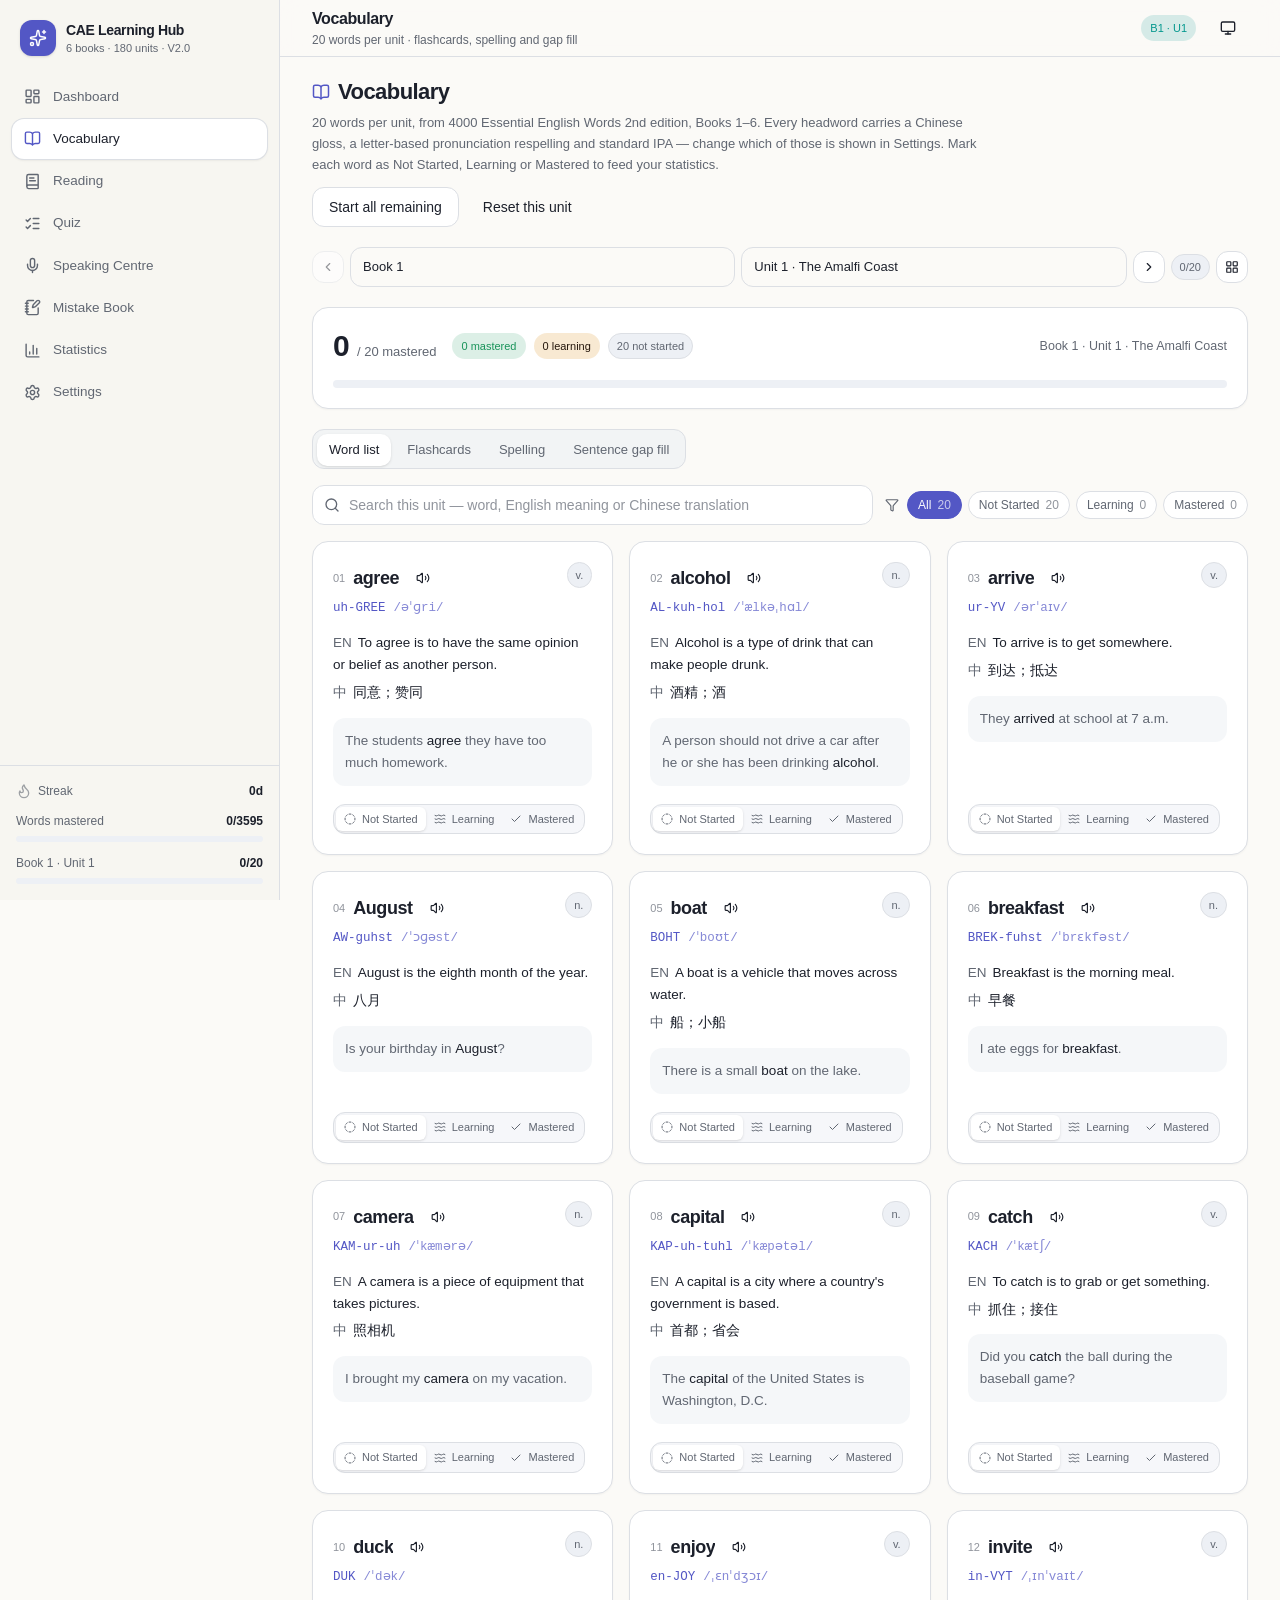
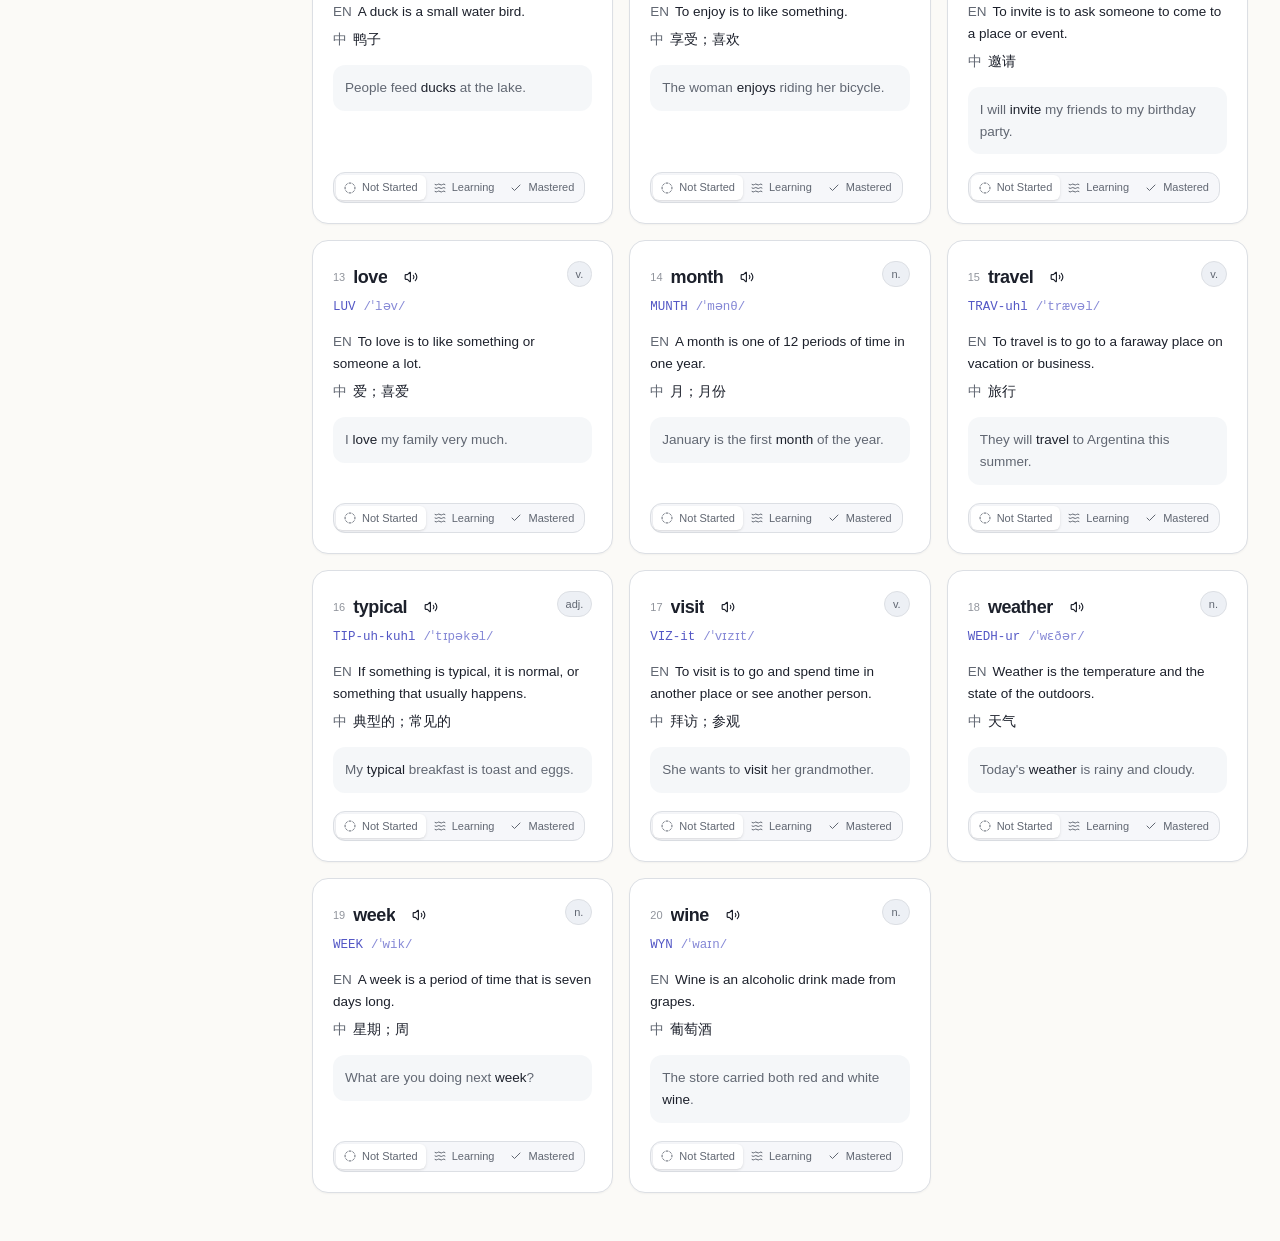
<file: vocabulary/index.html>
<!DOCTYPE html><!--sQaXGURDKh_XeQmK6YHEV--><html lang="en"><head><meta charSet="utf-8"/><meta name="viewport" content="width=device-width, initial-scale=1, maximum-scale=5, viewport-fit=cover"/><link rel="stylesheet" href="/_next/static/css/7c0bb10b21bc2a31.css" data-precedence="next"/><link rel="preload" as="script" fetchPriority="low" href="/_next/static/chunks/webpack-50bae058dd59f114.js"/><script src="/_next/static/chunks/4bd1b696-c023c6e3521b1417.js" async=""></script><script src="/_next/static/chunks/255-a85cef9cc3a04b12.js" async=""></script><script src="/_next/static/chunks/main-app-2f59a5706e53aa98.js" async=""></script><script src="/_next/static/chunks/350-a9400051d61d6597.js" async=""></script><script src="/_next/static/chunks/845-b3952e5370cbb8ce.js" async=""></script><script src="/_next/static/chunks/app/layout-67ecf5b2a24dfc43.js" async=""></script><script src="/_next/static/chunks/127-c5cc78974f41c179.js" async=""></script><script src="/_next/static/chunks/646-c09df6d490c7efd1.js" async=""></script><script src="/_next/static/chunks/277-bd8da5292b14c8ea.js" async=""></script><script src="/_next/static/chunks/9-a732ff20a2d84f7f.js" async=""></script><script src="/_next/static/chunks/66-551cd05991bf9c43.js" async=""></script><script src="/_next/static/chunks/app/vocabulary/page-9cdc687d52571f6a.js" async=""></script><meta name="apple-mobile-web-app-capable" content="yes"/><meta name="theme-color" media="(prefers-color-scheme: light)" content="#faf9f6"/><meta name="theme-color" media="(prefers-color-scheme: dark)" content="#14161c"/><title>CAE Learning Hub · 4000 Essential English Words 1–6</title><meta name="description" content="A CAE learning workspace for 4000 Essential English Words, 2nd edition, Books 1–6 — 180 units, 3595 distinct words. Vocabulary, reading, quiz, speaking and spaced repetition."/><meta name="application-name" content="CAE Learning Hub"/><link rel="manifest" href="/manifest.webmanifest"/><meta name="format-detection" content="telephone=no"/><meta name="mobile-web-app-capable" content="yes"/><meta name="apple-mobile-web-app-title" content="CAE Hub"/><meta name="apple-mobile-web-app-status-bar-style" content="default"/><link rel="icon" href="/favicon.ico" type="image/x-icon" sizes="16x16"/><link rel="icon" href="/icons/favicon-64.png" sizes="64x64" type="image/png"/><link rel="icon" href="/icons/icon-192.png" sizes="192x192" type="image/png"/><link rel="icon" href="/icons/icon-512.png" sizes="512x512" type="image/png"/><link rel="apple-touch-icon" href="/icons/apple-touch-icon.png" sizes="180x180"/><script>(function(){try{
var raw=localStorage.getItem("cae-learning-hub:v1");
var s=raw?JSON.parse(raw).settings||{}:{};
var t=s.theme||"system";
var dark=t==="dark"||(t==="system"&&window.matchMedia("(prefers-color-scheme: dark)").matches);
var r=document.documentElement;
r.classList.toggle("dark",dark);
r.style.colorScheme=dark?"dark":"light";
if(s.fontScale)r.style.setProperty("--app-font-scale",String(s.fontScale));
if(s.readingWidth)r.style.setProperty("--reading-width",s.readingWidth+"px");
}catch(e){}})();</script><script src="/_next/static/chunks/polyfills-42372ed130431b0a.js" noModule=""></script></head><body class="antialiased"><div hidden=""><!--$--><!--/$--></div><div class="px-safe lg:grid lg:grid-cols-[264px_minmax(0,1fr)] xl:grid-cols-[280px_minmax(0,1fr)]"><aside class="pt-safe sticky top-0 hidden h-dvh shrink-0 flex-col border-r border-border bg-surface lg:flex"><div class="flex items-center gap-2.5 px-5 py-5"><span class="grid size-9 place-items-center rounded-lg bg-primary text-primary-foreground shadow-sm"><svg xmlns="http://www.w3.org/2000/svg" width="24" height="24" viewBox="0 0 24 24" fill="none" stroke="currentColor" stroke-width="2" stroke-linecap="round" stroke-linejoin="round" class="lucide lucide-sparkles lucide-stars size-[18px]" aria-hidden="true"><path d="M11.017 2.814a1 1 0 0 1 1.966 0l1.051 5.558a2 2 0 0 0 1.594 1.594l5.558 1.051a1 1 0 0 1 0 1.966l-5.558 1.051a2 2 0 0 0-1.594 1.594l-1.051 5.558a1 1 0 0 1-1.966 0l-1.051-5.558a2 2 0 0 0-1.594-1.594l-5.558-1.051a1 1 0 0 1 0-1.966l5.558-1.051a2 2 0 0 0 1.594-1.594z"></path><path d="M20 2v4"></path><path d="M22 4h-4"></path><circle cx="4" cy="20" r="2"></circle></svg></span><div class="min-w-0"><p class="truncate text-sm font-semibold tracking-tight">CAE Learning Hub</p><p class="text-[11px] text-muted-foreground">6<!-- --> books · <!-- -->180<!-- --> units · V2.0</p></div></div><nav class="flex-1 space-y-0.5 overflow-y-auto px-3 pb-4"><a class="group flex items-center gap-3 rounded-lg px-3 py-2.5 text-[13.5px] font-medium transition-colors text-muted-foreground hover:bg-card/70 hover:text-foreground" href="/"><svg xmlns="http://www.w3.org/2000/svg" width="24" height="24" viewBox="0 0 24 24" fill="none" stroke="currentColor" stroke-width="2" stroke-linecap="round" stroke-linejoin="round" class="lucide lucide-layout-dashboard size-[17px] shrink-0" aria-hidden="true"><rect width="7" height="9" x="3" y="3" rx="1"></rect><rect width="7" height="5" x="14" y="3" rx="1"></rect><rect width="7" height="9" x="14" y="12" rx="1"></rect><rect width="7" height="5" x="3" y="16" rx="1"></rect></svg><span class="flex-1 truncate">Dashboard</span></a><a class="group flex items-center gap-3 rounded-lg px-3 py-2.5 text-[13.5px] font-medium transition-colors bg-card text-foreground shadow-sm ring-1 ring-border" href="/vocabulary/"><svg xmlns="http://www.w3.org/2000/svg" width="24" height="24" viewBox="0 0 24 24" fill="none" stroke="currentColor" stroke-width="2" stroke-linecap="round" stroke-linejoin="round" class="lucide lucide-book-open size-[17px] shrink-0 text-primary" aria-hidden="true"><path d="M12 5v16"></path><path d="M20.001 19A2 2 0 0022 17V5a2 2 0 00-1.999-2L16 3.002A5 5 0 0012 5a5 5 0 00-4-2H4a2 2 0 00-2 2v12a2 2 0 001.999 2H8a5 5 0 014 2 5 5 0 014-2z"></path></svg><span class="flex-1 truncate">Vocabulary</span></a><a class="group flex items-center gap-3 rounded-lg px-3 py-2.5 text-[13.5px] font-medium transition-colors text-muted-foreground hover:bg-card/70 hover:text-foreground" href="/reading/"><svg xmlns="http://www.w3.org/2000/svg" width="24" height="24" viewBox="0 0 24 24" fill="none" stroke="currentColor" stroke-width="2" stroke-linecap="round" stroke-linejoin="round" class="lucide lucide-book-text size-[17px] shrink-0" aria-hidden="true"><path d="M4 19.5v-15A2.5 2.5 0 0 1 6.5 2H19a1 1 0 0 1 1 1v18a1 1 0 0 1-1 1H6.5a1 1 0 0 1 0-5H20"></path><path d="M8 11h8"></path><path d="M8 7h6"></path></svg><span class="flex-1 truncate">Reading</span></a><a class="group flex items-center gap-3 rounded-lg px-3 py-2.5 text-[13.5px] font-medium transition-colors text-muted-foreground hover:bg-card/70 hover:text-foreground" href="/quiz/"><svg xmlns="http://www.w3.org/2000/svg" width="24" height="24" viewBox="0 0 24 24" fill="none" stroke="currentColor" stroke-width="2" stroke-linecap="round" stroke-linejoin="round" class="lucide lucide-list-checks size-[17px] shrink-0" aria-hidden="true"><path d="M13 5h8"></path><path d="M13 12h8"></path><path d="M13 19h8"></path><path d="m3 17 2 2 4-4"></path><path d="m3 7 2 2 4-4"></path></svg><span class="flex-1 truncate">Quiz</span></a><a class="group flex items-center gap-3 rounded-lg px-3 py-2.5 text-[13.5px] font-medium transition-colors text-muted-foreground hover:bg-card/70 hover:text-foreground" href="/speaking/"><svg xmlns="http://www.w3.org/2000/svg" width="24" height="24" viewBox="0 0 24 24" fill="none" stroke="currentColor" stroke-width="2" stroke-linecap="round" stroke-linejoin="round" class="lucide lucide-mic size-[17px] shrink-0" aria-hidden="true"><path d="M12 19v3"></path><path d="M19 10v2a7 7 0 0 1-14 0v-2"></path><rect x="9" y="2" width="6" height="13" rx="3"></rect></svg><span class="flex-1 truncate">Speaking Centre</span></a><a class="group flex items-center gap-3 rounded-lg px-3 py-2.5 text-[13.5px] font-medium transition-colors text-muted-foreground hover:bg-card/70 hover:text-foreground" href="/mistakes/"><svg xmlns="http://www.w3.org/2000/svg" width="24" height="24" viewBox="0 0 24 24" fill="none" stroke="currentColor" stroke-width="2" stroke-linecap="round" stroke-linejoin="round" class="lucide lucide-notebook-pen size-[17px] shrink-0" aria-hidden="true"><path d="M13.4 2H6a2 2 0 0 0-2 2v16a2 2 0 0 0 2 2h12a2 2 0 0 0 2-2v-7.4"></path><path d="M2 6h4"></path><path d="M2 10h4"></path><path d="M2 14h4"></path><path d="M2 18h4"></path><path d="M21.378 5.626a1 1 0 1 0-3.004-3.004l-5.01 5.012a2 2 0 0 0-.506.854l-.837 2.87a.5.5 0 0 0 .62.62l2.87-.837a2 2 0 0 0 .854-.506z"></path></svg><span class="flex-1 truncate">Mistake Book</span></a><a class="group flex items-center gap-3 rounded-lg px-3 py-2.5 text-[13.5px] font-medium transition-colors text-muted-foreground hover:bg-card/70 hover:text-foreground" href="/statistics/"><svg xmlns="http://www.w3.org/2000/svg" width="24" height="24" viewBox="0 0 24 24" fill="none" stroke="currentColor" stroke-width="2" stroke-linecap="round" stroke-linejoin="round" class="lucide lucide-chart-column lucide-bar-chart-3 size-[17px] shrink-0" aria-hidden="true"><path d="M3 3v16a2 2 0 0 0 2 2h16"></path><path d="M18 17V9"></path><path d="M13 17V5"></path><path d="M8 17v-3"></path></svg><span class="flex-1 truncate">Statistics</span></a><a class="group flex items-center gap-3 rounded-lg px-3 py-2.5 text-[13.5px] font-medium transition-colors text-muted-foreground hover:bg-card/70 hover:text-foreground" href="/settings/"><svg xmlns="http://www.w3.org/2000/svg" width="24" height="24" viewBox="0 0 24 24" fill="none" stroke="currentColor" stroke-width="2" stroke-linecap="round" stroke-linejoin="round" class="lucide lucide-settings size-[17px] shrink-0" aria-hidden="true"><path d="M9.671 4.136a2.34 2.34 0 0 1 4.659 0 2.34 2.34 0 0 0 3.319 1.915 2.34 2.34 0 0 1 2.33 4.033 2.34 2.34 0 0 0 0 3.831 2.34 2.34 0 0 1-2.33 4.033 2.34 2.34 0 0 0-3.319 1.915 2.34 2.34 0 0 1-4.659 0 2.34 2.34 0 0 0-3.32-1.915 2.34 2.34 0 0 1-2.33-4.033 2.34 2.34 0 0 0 0-3.831A2.34 2.34 0 0 1 6.35 6.051a2.34 2.34 0 0 0 3.319-1.915"></path><circle cx="12" cy="12" r="3"></circle></svg><span class="flex-1 truncate">Settings</span></a></nav><div class="space-y-3 border-t border-border p-4"><div class="flex items-center justify-between text-[12px]"><span class="inline-flex items-center gap-1.5 font-medium text-muted-foreground"><svg xmlns="http://www.w3.org/2000/svg" width="24" height="24" viewBox="0 0 24 24" fill="none" stroke="currentColor" stroke-width="2" stroke-linecap="round" stroke-linejoin="round" class="lucide lucide-flame size-4 text-muted-foreground/60" aria-hidden="true"><path d="M12 3q1 4 4 6.5t3 5.5a1 1 0 0 1-14 0 5 5 0 0 1 1-3 1 1 0 0 0 5 0c0-2-1.5-3-1.5-5q0-2 2.5-4"></path></svg>Streak</span><span class="tabnum font-semibold">0<!-- -->d</span></div><div><div class="flex items-center justify-between text-[12px]"><span class="font-medium text-muted-foreground">Words mastered</span><span class="tabnum font-semibold">0<!-- -->/<!-- -->3595</span></div><div class="mt-1.5 h-1.5 w-full overflow-hidden rounded-full bg-muted"><div class="h-full rounded-full bg-primary transition-[width] duration-500" style="width:0%"></div></div></div><div><div class="flex items-center justify-between text-[12px]"><span class="font-medium text-muted-foreground">Book <!-- -->1<!-- --> · Unit <!-- -->1</span><span class="tabnum font-semibold">0<!-- -->/<!-- -->20</span></div><div class="mt-1.5 h-1.5 w-full overflow-hidden rounded-full bg-muted"><div class="h-full rounded-full bg-accent transition-[width] duration-500" style="width:0%"></div></div></div></div></aside><div class="flex min-h-dvh flex-col"><header class="pt-safe sticky top-0 z-30 border-b border-border bg-background/85 backdrop-blur-md"><div class="flex h-14 items-center gap-3 px-4 sm:px-6 lg:px-8"><div class="min-w-0 flex-1"><h1 class="truncate text-[15px] font-semibold tracking-tight lg:text-base">Vocabulary</h1><p class="hidden truncate text-[12px] text-muted-foreground sm:block">20 words per unit · flashcards, spelling and gap fill</p></div><span class="items-center gap-1 rounded-full border px-2 py-0.5 text-[11px] font-medium leading-5 whitespace-nowrap [&amp;_svg]:size-3 border-transparent bg-accent/15 text-accent hidden md:inline-flex">B<!-- -->1<!-- --> · U<!-- -->1</span><button class="inline-flex items-center justify-center gap-2 whitespace-nowrap rounded-lg text-sm font-medium transition-[background-color,color,box-shadow,transform] duration-150 disabled:pointer-events-none disabled:opacity-45 active:translate-y-px [&amp;_svg]:pointer-events-none [&amp;_svg]:shrink-0 text-foreground hover:bg-muted/70 size-10 [&amp;_svg]:size-4" title="Theme: system" aria-label="Switch theme"><svg xmlns="http://www.w3.org/2000/svg" width="24" height="24" viewBox="0 0 24 24" fill="none" stroke="currentColor" stroke-width="2" stroke-linecap="round" stroke-linejoin="round" class="lucide lucide-monitor" aria-hidden="true"><rect width="20" height="14" x="2" y="3" rx="2"></rect><line x1="8" x2="16" y1="21" y2="21"></line><line x1="12" x2="12" y1="17" y2="21"></line></svg></button></div></header><main class="flex-1 px-4 pb-28 pt-5 sm:px-6 lg:px-8 lg:pb-12"><div class="mx-auto w-full max-w-[1180px]"><div class="space-y-5"><div class="mb-5 flex flex-wrap items-start justify-between gap-3"><div class="min-w-0"><div class="flex items-center gap-2"><svg xmlns="http://www.w3.org/2000/svg" width="24" height="24" viewBox="0 0 24 24" fill="none" stroke="currentColor" stroke-width="2" stroke-linecap="round" stroke-linejoin="round" class="lucide lucide-book-open size-[18px] text-primary" aria-hidden="true"><path d="M12 5v16"></path><path d="M20.001 19A2 2 0 0022 17V5a2 2 0 00-1.999-2L16 3.002A5 5 0 0012 5a5 5 0 00-4-2H4a2 2 0 00-2 2v12a2 2 0 001.999 2H8a5 5 0 014 2 5 5 0 014-2z"></path></svg><h2 class="text-xl font-semibold tracking-tight sm:text-[22px]">Vocabulary</h2></div><p class="mt-1 max-w-2xl text-[13px] leading-relaxed text-muted-foreground">20 words per unit, from 4000 Essential English Words 2nd edition, Books 1–6. Every headword carries a Chinese gloss, a letter-based pronunciation respelling and standard IPA — change which of those is shown in Settings. Mark each word as Not Started, Learning or Mastered to feed your statistics.</p></div><div class="flex flex-wrap items-center gap-2"><button class="inline-flex items-center justify-center gap-2 whitespace-nowrap rounded-lg text-sm font-medium transition-[background-color,color,box-shadow,transform] duration-150 disabled:pointer-events-none disabled:opacity-45 active:translate-y-px [&amp;_svg]:pointer-events-none [&amp;_svg]:shrink-0 border border-border bg-card text-foreground hover:bg-muted/60 h-10 px-4 [&amp;_svg]:size-4">Start all remaining</button><button class="inline-flex items-center justify-center gap-2 whitespace-nowrap rounded-lg text-sm font-medium transition-[background-color,color,box-shadow,transform] duration-150 disabled:pointer-events-none disabled:opacity-45 active:translate-y-px [&amp;_svg]:pointer-events-none [&amp;_svg]:shrink-0 text-foreground hover:bg-muted/70 h-10 px-4 [&amp;_svg]:size-4">Reset this unit</button></div></div><div class="flex items-center gap-1.5"><button class="inline-flex items-center justify-center gap-2 whitespace-nowrap rounded-lg text-sm font-medium transition-[background-color,color,box-shadow,transform] duration-150 disabled:pointer-events-none disabled:opacity-45 active:translate-y-px [&amp;_svg]:pointer-events-none [&amp;_svg]:shrink-0 border border-border bg-card text-foreground hover:bg-muted/60 size-8 [&amp;_svg]:size-3.5" disabled="" aria-label="Previous unit"><svg xmlns="http://www.w3.org/2000/svg" width="24" height="24" viewBox="0 0 24 24" fill="none" stroke="currentColor" stroke-width="2" stroke-linecap="round" stroke-linejoin="round" class="lucide lucide-chevron-left" aria-hidden="true"><path d="m15 18-6-6 6-6"></path></svg></button><select class="w-full rounded-lg border border-input px-3 text-foreground placeholder:text-muted-foreground/70 transition-colors focus-visible:border-ring focus-visible:outline-none focus-visible:ring-[3px] focus-visible:ring-ring/25 disabled:cursor-not-allowed disabled:opacity-50 h-10 cursor-pointer appearance-none bg-[length:16px] bg-no-repeat pr-9 bg-[url(&#x27;data:image/svg+xml;utf8,&lt;svg xmlns=%22http://www.w3.org/2000/svg%22 viewBox=%220 0 24 24%22 fill=%22none%22 stroke=%22%2371717a%22 stroke-linecap=%22round%22&gt;&lt;path d=%22m6 9 6 6 6-6%22/&gt;&lt;/svg&gt;&#x27;)] min-w-0 flex-1 text-[13px] sm:min-w-[8.5rem]" aria-label="Select book"><option value="1" selected="">Book <!-- -->1</option><option value="2">Book <!-- -->2</option><option value="3">Book <!-- -->3</option><option value="4">Book <!-- -->4</option><option value="5">Book <!-- -->5</option><option value="6">Book <!-- -->6</option></select><select class="w-full rounded-lg border border-input px-3 text-foreground placeholder:text-muted-foreground/70 transition-colors focus-visible:border-ring focus-visible:outline-none focus-visible:ring-[3px] focus-visible:ring-ring/25 disabled:cursor-not-allowed disabled:opacity-50 h-10 cursor-pointer appearance-none bg-[length:16px] bg-no-repeat pr-9 bg-[url(&#x27;data:image/svg+xml;utf8,&lt;svg xmlns=%22http://www.w3.org/2000/svg%22 viewBox=%220 0 24 24%22 fill=%22none%22 stroke=%22%2371717a%22 stroke-linecap=%22round%22&gt;&lt;path d=%22m6 9 6 6 6-6%22/&gt;&lt;/svg&gt;&#x27;)] min-w-0 flex-1 text-[13px] sm:min-w-[13rem]" aria-label="Select unit"><option value="1" selected="">Unit <!-- -->1<!-- --> · <!-- -->The Amalfi Coast</option><option value="2">Unit <!-- -->2<!-- --> · <!-- -->The Laboratory</option><option value="3">Unit <!-- -->3<!-- --> · <!-- -->The Report</option><option value="4">Unit <!-- -->4<!-- --> · <!-- -->The Dog’s Bell</option><option value="5">Unit <!-- -->5<!-- --> · <!-- -->Ironman Races</option><option value="6">Unit <!-- -->6<!-- --> · <!-- -->The Twins</option><option value="7">Unit <!-- -->7<!-- --> · <!-- -->The Best Prince</option><option value="8">Unit <!-- -->8<!-- --> · <!-- -->How the Sun and the Moon Were Made</option><option value="9">Unit <!-- -->9<!-- --> · <!-- -->Service Animals</option><option value="10">Unit <!-- -->10<!-- --> · <!-- -->The First Peacook</option><option value="11">Unit <!-- -->11<!-- --> · <!-- -->Keeping Our Earth Clean</option><option value="12">Unit <!-- -->12<!-- --> · <!-- -->The Crazy Artist</option><option value="13">Unit <!-- -->13<!-- --> · <!-- -->The Taxi Driver</option><option value="14">Unit <!-- -->14<!-- --> · <!-- -->A Magical Book</option><option value="15">Unit <!-- -->15<!-- --> · <!-- -->The Big Race</option><option value="16">Unit <!-- -->16<!-- --> · <!-- -->Kwanzaa</option><option value="17">Unit <!-- -->17<!-- --> · <!-- -->The Race for Water</option><option value="18">Unit <!-- -->18<!-- --> · <!-- -->Eat Healthy!</option><option value="19">Unit <!-- -->19<!-- --> · <!-- -->Shipwrecked</option><option value="20">Unit <!-- -->20<!-- --> · <!-- -->The Seven Cities of Gold</option><option value="21">Unit <!-- -->21<!-- --> · <!-- -->Katy</option><option value="22">Unit <!-- -->22<!-- --> · <!-- -->A Better Reward</option><option value="23">Unit <!-- -->23<!-- --> · <!-- -->The Camp</option><option value="24">Unit <!-- -->24<!-- --> · <!-- -->A Strong Friendship</option><option value="25">Unit <!-- -->25<!-- --> · <!-- -->Joe&#x27;s Pond</option><option value="26">Unit <!-- -->26<!-- --> · <!-- -->Archie and His Donkey</option><option value="27">Unit <!-- -->27<!-- --> · <!-- -->The Spider and The Bird</option><option value="28">Unit <!-- -->28<!-- --> · <!-- -->The Party</option><option value="29">Unit <!-- -->29<!-- --> · <!-- -->The Demon&#x27;s Bridge</option><option value="30">Unit <!-- -->30<!-- --> · <!-- -->Cats and Secrets</option></select><button class="inline-flex items-center justify-center gap-2 whitespace-nowrap rounded-lg text-sm font-medium transition-[background-color,color,box-shadow,transform] duration-150 disabled:pointer-events-none disabled:opacity-45 active:translate-y-px [&amp;_svg]:pointer-events-none [&amp;_svg]:shrink-0 border border-border bg-card text-foreground hover:bg-muted/60 size-8 [&amp;_svg]:size-3.5" aria-label="Next unit"><svg xmlns="http://www.w3.org/2000/svg" width="24" height="24" viewBox="0 0 24 24" fill="none" stroke="currentColor" stroke-width="2" stroke-linecap="round" stroke-linejoin="round" class="lucide lucide-chevron-right" aria-hidden="true"><path d="m9 18 6-6-6-6"></path></svg></button><span class="items-center gap-1 rounded-full border px-2 py-0.5 text-[11px] font-medium leading-5 whitespace-nowrap [&amp;_svg]:size-3 border-border bg-muted text-muted-foreground hidden tabular-nums sm:inline-flex" title="0 of 20 words mastered in Book 1 Unit 1">0<!-- -->/<!-- -->20</span><button class="inline-flex items-center justify-center gap-2 whitespace-nowrap rounded-lg text-sm font-medium transition-[background-color,color,box-shadow,transform] duration-150 disabled:pointer-events-none disabled:opacity-45 active:translate-y-px [&amp;_svg]:pointer-events-none [&amp;_svg]:shrink-0 border border-border bg-card text-foreground hover:bg-muted/60 size-8 [&amp;_svg]:size-3.5" aria-label="Show all units" title="All units"><svg xmlns="http://www.w3.org/2000/svg" width="24" height="24" viewBox="0 0 24 24" fill="none" stroke="currentColor" stroke-width="2" stroke-linecap="round" stroke-linejoin="round" class="lucide lucide-layout-grid" aria-hidden="true"><rect width="7" height="7" x="3" y="3" rx="1"></rect><rect width="7" height="7" x="14" y="3" rx="1"></rect><rect width="7" height="7" x="14" y="14" rx="1"></rect><rect width="7" height="7" x="3" y="14" rx="1"></rect></svg></button></div><div class="rounded-xl border border-border bg-card text-card-foreground shadow-[0_1px_2px_rgba(16,18,32,0.04)]"><div class="space-y-4 p-5"><div class="flex flex-wrap items-center justify-between gap-3"><div class="flex flex-wrap items-center gap-4"><div class="flex items-baseline gap-2"><span class="text-3xl font-semibold tracking-tight tabnum">0</span><span class="text-[13px] text-muted-foreground">/ <!-- -->20<!-- --> mastered</span></div><div class="flex flex-wrap gap-2"><span class="inline-flex items-center gap-1 rounded-full border px-2 py-0.5 text-[11px] font-medium leading-5 whitespace-nowrap [&amp;_svg]:size-3 border-transparent bg-success/15 text-success">0<!-- --> mastered</span><span class="inline-flex items-center gap-1 rounded-full border px-2 py-0.5 text-[11px] font-medium leading-5 whitespace-nowrap [&amp;_svg]:size-3 border-transparent bg-warning/20 text-warning-foreground dark:text-warning">0<!-- --> learning</span><span class="inline-flex items-center gap-1 rounded-full border px-2 py-0.5 text-[11px] font-medium leading-5 whitespace-nowrap [&amp;_svg]:size-3 border-border bg-muted text-muted-foreground">20<!-- --> not started</span></div></div><p class="text-[12.5px] text-muted-foreground">Book <!-- -->1<!-- --> · Unit <!-- -->1<!-- --> · <!-- -->The Amalfi Coast</p></div><div aria-valuemax="100" aria-valuemin="0" role="progressbar" data-state="indeterminate" data-max="100" class="relative h-2 w-full overflow-hidden rounded-full bg-muted"><div data-state="indeterminate" data-max="100" class="h-full w-full flex-1 rounded-full transition-transform duration-500 ease-out bg-success" style="transform:translateX(-100%)"></div></div></div></div><div dir="ltr" data-orientation="horizontal"><div role="tablist" aria-orientation="horizontal" class="inline-flex h-10 items-center gap-1 rounded-lg border border-border bg-muted/60 p-1 text-muted-foreground flex-wrap" tabindex="-1" data-orientation="horizontal" style="outline:none"><button type="button" role="tab" aria-selected="true" aria-controls="radix-_R_25fivadb_-content-list" data-state="active" id="radix-_R_25fivadb_-trigger-list" class="inline-flex items-center justify-center gap-1.5 whitespace-nowrap rounded-md px-3 py-1.5 text-[13px] font-medium transition-all hover:text-foreground focus-visible:outline-none disabled:pointer-events-none disabled:opacity-50 data-[state=active]:bg-card data-[state=active]:text-foreground data-[state=active]:shadow-sm" tabindex="-1" data-orientation="horizontal" data-radix-collection-item="">Word list</button><button type="button" role="tab" aria-selected="false" aria-controls="radix-_R_25fivadb_-content-flashcards" data-state="inactive" id="radix-_R_25fivadb_-trigger-flashcards" class="inline-flex items-center justify-center gap-1.5 whitespace-nowrap rounded-md px-3 py-1.5 text-[13px] font-medium transition-all hover:text-foreground focus-visible:outline-none disabled:pointer-events-none disabled:opacity-50 data-[state=active]:bg-card data-[state=active]:text-foreground data-[state=active]:shadow-sm" tabindex="-1" data-orientation="horizontal" data-radix-collection-item="">Flashcards</button><button type="button" role="tab" aria-selected="false" aria-controls="radix-_R_25fivadb_-content-spelling" data-state="inactive" id="radix-_R_25fivadb_-trigger-spelling" class="inline-flex items-center justify-center gap-1.5 whitespace-nowrap rounded-md px-3 py-1.5 text-[13px] font-medium transition-all hover:text-foreground focus-visible:outline-none disabled:pointer-events-none disabled:opacity-50 data-[state=active]:bg-card data-[state=active]:text-foreground data-[state=active]:shadow-sm" tabindex="-1" data-orientation="horizontal" data-radix-collection-item="">Spelling</button><button type="button" role="tab" aria-selected="false" aria-controls="radix-_R_25fivadb_-content-gapfill" data-state="inactive" id="radix-_R_25fivadb_-trigger-gapfill" class="inline-flex items-center justify-center gap-1.5 whitespace-nowrap rounded-md px-3 py-1.5 text-[13px] font-medium transition-all hover:text-foreground focus-visible:outline-none disabled:pointer-events-none disabled:opacity-50 data-[state=active]:bg-card data-[state=active]:text-foreground data-[state=active]:shadow-sm" tabindex="-1" data-orientation="horizontal" data-radix-collection-item="">Sentence gap fill</button></div><div data-state="active" data-orientation="horizontal" role="tabpanel" aria-labelledby="radix-_R_25fivadb_-trigger-list" id="radix-_R_25fivadb_-content-list" tabindex="0" class="mt-4 focus-visible:outline-none" style="animation-duration:0s"><div class="mb-4 flex flex-col gap-3 sm:flex-row sm:items-center"><div class="relative flex-1"><svg xmlns="http://www.w3.org/2000/svg" width="24" height="24" viewBox="0 0 24 24" fill="none" stroke="currentColor" stroke-width="2" stroke-linecap="round" stroke-linejoin="round" class="lucide lucide-search pointer-events-none absolute left-3 top-1/2 size-4 -translate-y-1/2 text-muted-foreground" aria-hidden="true"><path d="m21 21-4.34-4.34"></path><circle cx="11" cy="11" r="8"></circle></svg><input class="w-full rounded-lg border border-input bg-card px-3 text-sm text-foreground placeholder:text-muted-foreground/70 transition-colors focus-visible:border-ring focus-visible:outline-none focus-visible:ring-[3px] focus-visible:ring-ring/25 disabled:cursor-not-allowed disabled:opacity-50 h-10 pl-9" placeholder="Search this unit — word, English meaning or Chinese translation" value=""/></div><div class="flex flex-wrap items-center gap-1.5"><svg xmlns="http://www.w3.org/2000/svg" width="24" height="24" viewBox="0 0 24 24" fill="none" stroke="currentColor" stroke-width="2" stroke-linecap="round" stroke-linejoin="round" class="lucide lucide-funnel lucide-filter mr-0.5 size-3.5 text-muted-foreground" aria-hidden="true"><path d="M10 20a1 1 0 0 0 .553.895l2 1A1 1 0 0 0 14 21v-7a2 2 0 0 1 .517-1.341L21.74 4.67A1 1 0 0 0 21 3H3a1 1 0 0 0-.742 1.67l7.225 7.989A2 2 0 0 1 10 14z"></path></svg><button class="rounded-full border px-2.5 py-1 text-[12px] font-medium transition-colors border-primary bg-primary text-primary-foreground">All<span class="ml-1.5 tabnum opacity-70">20</span></button><button class="rounded-full border px-2.5 py-1 text-[12px] font-medium transition-colors border-border bg-card text-muted-foreground hover:text-foreground">Not Started<span class="ml-1.5 tabnum opacity-70">20</span></button><button class="rounded-full border px-2.5 py-1 text-[12px] font-medium transition-colors border-border bg-card text-muted-foreground hover:text-foreground">Learning<span class="ml-1.5 tabnum opacity-70">0</span></button><button class="rounded-full border px-2.5 py-1 text-[12px] font-medium transition-colors border-border bg-card text-muted-foreground hover:text-foreground">Mastered<span class="ml-1.5 tabnum opacity-70">0</span></button></div></div><div class="grid gap-4 md:grid-cols-2 xl:grid-cols-3"><div class="rounded-xl border border-border bg-card text-card-foreground shadow-[0_1px_2px_rgba(16,18,32,0.04)] flex flex-col gap-3.5 p-5"><div class="flex items-start justify-between gap-3"><div class="min-w-0"><div class="flex items-center gap-2"><span class="tabnum text-[11px] font-medium text-muted-foreground/70">01</span><h3 class="truncate text-lg font-semibold tracking-tight">agree</h3><button class="inline-flex items-center justify-center gap-2 whitespace-nowrap rounded-lg text-sm font-medium transition-[background-color,color,box-shadow,transform] duration-150 disabled:pointer-events-none disabled:opacity-45 active:translate-y-px [&amp;_svg]:pointer-events-none [&amp;_svg]:shrink-0 text-foreground hover:bg-muted/70 size-8 [&amp;_svg]:size-3.5" aria-label="Pronounce agree"><svg xmlns="http://www.w3.org/2000/svg" width="24" height="24" viewBox="0 0 24 24" fill="none" stroke="currentColor" stroke-width="2" stroke-linecap="round" stroke-linejoin="round" class="lucide lucide-volume-2" aria-hidden="true"><path d="M11 4.702a.705.705 0 0 0-1.203-.498L6.413 7.587A1.4 1.4 0 0 1 5.416 8H3a1 1 0 0 0-1 1v6a1 1 0 0 0 1 1h2.416a1.4 1.4 0 0 1 .997.413l3.383 3.384A.705.705 0 0 0 11 19.298z"></path><path d="M16 9a5 5 0 0 1 0 6"></path><path d="M19.364 18.364a9 9 0 0 0 0-12.728"></path></svg></button></div><span class="inline-flex flex-wrap items-baseline gap-x-2 gap-y-0.5 font-mono mt-0.5 text-[12.5px] text-primary"><span>uh-GREE</span><span class="opacity-70" title="IPA">/əˈɡri/</span></span></div><span class="inline-flex items-center gap-1 rounded-full border px-2 py-0.5 text-[11px] font-medium leading-5 whitespace-nowrap [&amp;_svg]:size-3 border-border bg-muted text-muted-foreground shrink-0">v.</span></div><div class="space-y-1.5"><p class="text-[13.5px] leading-relaxed"><span class="mr-1.5 font-medium text-muted-foreground">EN</span>To agree is to have the same opinion or belief as another person.</p><p class="text-[13.5px] leading-relaxed"><span class="mr-1.5 font-medium text-muted-foreground">中</span>同意；赞同</p></div><div class="rounded-lg bg-muted/55 p-3"><p class="text-[13.5px] leading-relaxed text-muted-foreground">The students <span class="font-medium text-foreground">agree</span> they have too much homework.</p></div><div class="mt-auto flex flex-wrap items-center justify-between gap-2 pt-1"><div role="group" aria-label="Learning status" class="inline-flex rounded-lg border border-border bg-muted/50 p-0.5"><button type="button" aria-pressed="true" class="inline-flex items-center gap-1.5 rounded-[6px] font-medium transition-colors px-2 py-1 text-[11px] bg-card shadow-sm text-muted-foreground"><svg xmlns="http://www.w3.org/2000/svg" width="24" height="24" viewBox="0 0 24 24" fill="none" stroke="currentColor" stroke-width="2" stroke-linecap="round" stroke-linejoin="round" class="lucide lucide-circle-dashed size-3" aria-hidden="true"><path d="M10.1 2.182a10 10 0 0 1 3.8 0"></path><path d="M13.9 21.818a10 10 0 0 1-3.8 0"></path><path d="M17.609 3.721a10 10 0 0 1 2.69 2.7"></path><path d="M2.182 13.9a10 10 0 0 1 0-3.8"></path><path d="M20.279 17.609a10 10 0 0 1-2.7 2.69"></path><path d="M21.818 10.1a10 10 0 0 1 0 3.8"></path><path d="M3.721 6.391a10 10 0 0 1 2.7-2.69"></path><path d="M6.391 20.279a10 10 0 0 1-2.69-2.7"></path></svg><span class="hidden sm:inline">Not Started</span></button><button type="button" aria-pressed="false" class="inline-flex items-center gap-1.5 rounded-[6px] font-medium transition-colors px-2 py-1 text-[11px] text-muted-foreground hover:text-foreground"><svg xmlns="http://www.w3.org/2000/svg" width="24" height="24" viewBox="0 0 24 24" fill="none" stroke="currentColor" stroke-width="2" stroke-linecap="round" stroke-linejoin="round" class="lucide lucide-waves-horizontal lucide-waves size-3" aria-hidden="true"><path d="M2 12q2.5 2 5 0t5 0 5 0 5 0"></path><path d="M2 19q2.5 2 5 0t5 0 5 0 5 0"></path><path d="M2 5q2.5 2 5 0t5 0 5 0 5 0"></path></svg><span class="hidden sm:inline">Learning</span></button><button type="button" aria-pressed="false" class="inline-flex items-center gap-1.5 rounded-[6px] font-medium transition-colors px-2 py-1 text-[11px] text-muted-foreground hover:text-foreground"><svg xmlns="http://www.w3.org/2000/svg" width="24" height="24" viewBox="0 0 24 24" fill="none" stroke="currentColor" stroke-width="2" stroke-linecap="round" stroke-linejoin="round" class="lucide lucide-check size-3" aria-hidden="true"><path d="M20 6 9 17l-5-5"></path></svg><span class="hidden sm:inline">Mastered</span></button></div></div></div><div class="rounded-xl border border-border bg-card text-card-foreground shadow-[0_1px_2px_rgba(16,18,32,0.04)] flex flex-col gap-3.5 p-5"><div class="flex items-start justify-between gap-3"><div class="min-w-0"><div class="flex items-center gap-2"><span class="tabnum text-[11px] font-medium text-muted-foreground/70">02</span><h3 class="truncate text-lg font-semibold tracking-tight">alcohol</h3><button class="inline-flex items-center justify-center gap-2 whitespace-nowrap rounded-lg text-sm font-medium transition-[background-color,color,box-shadow,transform] duration-150 disabled:pointer-events-none disabled:opacity-45 active:translate-y-px [&amp;_svg]:pointer-events-none [&amp;_svg]:shrink-0 text-foreground hover:bg-muted/70 size-8 [&amp;_svg]:size-3.5" aria-label="Pronounce alcohol"><svg xmlns="http://www.w3.org/2000/svg" width="24" height="24" viewBox="0 0 24 24" fill="none" stroke="currentColor" stroke-width="2" stroke-linecap="round" stroke-linejoin="round" class="lucide lucide-volume-2" aria-hidden="true"><path d="M11 4.702a.705.705 0 0 0-1.203-.498L6.413 7.587A1.4 1.4 0 0 1 5.416 8H3a1 1 0 0 0-1 1v6a1 1 0 0 0 1 1h2.416a1.4 1.4 0 0 1 .997.413l3.383 3.384A.705.705 0 0 0 11 19.298z"></path><path d="M16 9a5 5 0 0 1 0 6"></path><path d="M19.364 18.364a9 9 0 0 0 0-12.728"></path></svg></button></div><span class="inline-flex flex-wrap items-baseline gap-x-2 gap-y-0.5 font-mono mt-0.5 text-[12.5px] text-primary"><span>AL-kuh-hol</span><span class="opacity-70" title="IPA">/ˈælkəˌhɑl/</span></span></div><span class="inline-flex items-center gap-1 rounded-full border px-2 py-0.5 text-[11px] font-medium leading-5 whitespace-nowrap [&amp;_svg]:size-3 border-border bg-muted text-muted-foreground shrink-0">n.</span></div><div class="space-y-1.5"><p class="text-[13.5px] leading-relaxed"><span class="mr-1.5 font-medium text-muted-foreground">EN</span>Alcohol is a type of drink that can make people drunk.</p><p class="text-[13.5px] leading-relaxed"><span class="mr-1.5 font-medium text-muted-foreground">中</span>酒精；酒</p></div><div class="rounded-lg bg-muted/55 p-3"><p class="text-[13.5px] leading-relaxed text-muted-foreground">A person should not drive a car after he or she has been drinking <span class="font-medium text-foreground">alcohol</span>.</p></div><div class="mt-auto flex flex-wrap items-center justify-between gap-2 pt-1"><div role="group" aria-label="Learning status" class="inline-flex rounded-lg border border-border bg-muted/50 p-0.5"><button type="button" aria-pressed="true" class="inline-flex items-center gap-1.5 rounded-[6px] font-medium transition-colors px-2 py-1 text-[11px] bg-card shadow-sm text-muted-foreground"><svg xmlns="http://www.w3.org/2000/svg" width="24" height="24" viewBox="0 0 24 24" fill="none" stroke="currentColor" stroke-width="2" stroke-linecap="round" stroke-linejoin="round" class="lucide lucide-circle-dashed size-3" aria-hidden="true"><path d="M10.1 2.182a10 10 0 0 1 3.8 0"></path><path d="M13.9 21.818a10 10 0 0 1-3.8 0"></path><path d="M17.609 3.721a10 10 0 0 1 2.69 2.7"></path><path d="M2.182 13.9a10 10 0 0 1 0-3.8"></path><path d="M20.279 17.609a10 10 0 0 1-2.7 2.69"></path><path d="M21.818 10.1a10 10 0 0 1 0 3.8"></path><path d="M3.721 6.391a10 10 0 0 1 2.7-2.69"></path><path d="M6.391 20.279a10 10 0 0 1-2.69-2.7"></path></svg><span class="hidden sm:inline">Not Started</span></button><button type="button" aria-pressed="false" class="inline-flex items-center gap-1.5 rounded-[6px] font-medium transition-colors px-2 py-1 text-[11px] text-muted-foreground hover:text-foreground"><svg xmlns="http://www.w3.org/2000/svg" width="24" height="24" viewBox="0 0 24 24" fill="none" stroke="currentColor" stroke-width="2" stroke-linecap="round" stroke-linejoin="round" class="lucide lucide-waves-horizontal lucide-waves size-3" aria-hidden="true"><path d="M2 12q2.5 2 5 0t5 0 5 0 5 0"></path><path d="M2 19q2.5 2 5 0t5 0 5 0 5 0"></path><path d="M2 5q2.5 2 5 0t5 0 5 0 5 0"></path></svg><span class="hidden sm:inline">Learning</span></button><button type="button" aria-pressed="false" class="inline-flex items-center gap-1.5 rounded-[6px] font-medium transition-colors px-2 py-1 text-[11px] text-muted-foreground hover:text-foreground"><svg xmlns="http://www.w3.org/2000/svg" width="24" height="24" viewBox="0 0 24 24" fill="none" stroke="currentColor" stroke-width="2" stroke-linecap="round" stroke-linejoin="round" class="lucide lucide-check size-3" aria-hidden="true"><path d="M20 6 9 17l-5-5"></path></svg><span class="hidden sm:inline">Mastered</span></button></div></div></div><div class="rounded-xl border border-border bg-card text-card-foreground shadow-[0_1px_2px_rgba(16,18,32,0.04)] flex flex-col gap-3.5 p-5"><div class="flex items-start justify-between gap-3"><div class="min-w-0"><div class="flex items-center gap-2"><span class="tabnum text-[11px] font-medium text-muted-foreground/70">03</span><h3 class="truncate text-lg font-semibold tracking-tight">arrive</h3><button class="inline-flex items-center justify-center gap-2 whitespace-nowrap rounded-lg text-sm font-medium transition-[background-color,color,box-shadow,transform] duration-150 disabled:pointer-events-none disabled:opacity-45 active:translate-y-px [&amp;_svg]:pointer-events-none [&amp;_svg]:shrink-0 text-foreground hover:bg-muted/70 size-8 [&amp;_svg]:size-3.5" aria-label="Pronounce arrive"><svg xmlns="http://www.w3.org/2000/svg" width="24" height="24" viewBox="0 0 24 24" fill="none" stroke="currentColor" stroke-width="2" stroke-linecap="round" stroke-linejoin="round" class="lucide lucide-volume-2" aria-hidden="true"><path d="M11 4.702a.705.705 0 0 0-1.203-.498L6.413 7.587A1.4 1.4 0 0 1 5.416 8H3a1 1 0 0 0-1 1v6a1 1 0 0 0 1 1h2.416a1.4 1.4 0 0 1 .997.413l3.383 3.384A.705.705 0 0 0 11 19.298z"></path><path d="M16 9a5 5 0 0 1 0 6"></path><path d="M19.364 18.364a9 9 0 0 0 0-12.728"></path></svg></button></div><span class="inline-flex flex-wrap items-baseline gap-x-2 gap-y-0.5 font-mono mt-0.5 text-[12.5px] text-primary"><span>ur-YV</span><span class="opacity-70" title="IPA">/ərˈaɪv/</span></span></div><span class="inline-flex items-center gap-1 rounded-full border px-2 py-0.5 text-[11px] font-medium leading-5 whitespace-nowrap [&amp;_svg]:size-3 border-border bg-muted text-muted-foreground shrink-0">v.</span></div><div class="space-y-1.5"><p class="text-[13.5px] leading-relaxed"><span class="mr-1.5 font-medium text-muted-foreground">EN</span>To arrive is to get somewhere.</p><p class="text-[13.5px] leading-relaxed"><span class="mr-1.5 font-medium text-muted-foreground">中</span>到达；抵达</p></div><div class="rounded-lg bg-muted/55 p-3"><p class="text-[13.5px] leading-relaxed text-muted-foreground">They <span class="font-medium text-foreground">arrived</span> at school at 7 a.m.</p></div><div class="mt-auto flex flex-wrap items-center justify-between gap-2 pt-1"><div role="group" aria-label="Learning status" class="inline-flex rounded-lg border border-border bg-muted/50 p-0.5"><button type="button" aria-pressed="true" class="inline-flex items-center gap-1.5 rounded-[6px] font-medium transition-colors px-2 py-1 text-[11px] bg-card shadow-sm text-muted-foreground"><svg xmlns="http://www.w3.org/2000/svg" width="24" height="24" viewBox="0 0 24 24" fill="none" stroke="currentColor" stroke-width="2" stroke-linecap="round" stroke-linejoin="round" class="lucide lucide-circle-dashed size-3" aria-hidden="true"><path d="M10.1 2.182a10 10 0 0 1 3.8 0"></path><path d="M13.9 21.818a10 10 0 0 1-3.8 0"></path><path d="M17.609 3.721a10 10 0 0 1 2.69 2.7"></path><path d="M2.182 13.9a10 10 0 0 1 0-3.8"></path><path d="M20.279 17.609a10 10 0 0 1-2.7 2.69"></path><path d="M21.818 10.1a10 10 0 0 1 0 3.8"></path><path d="M3.721 6.391a10 10 0 0 1 2.7-2.69"></path><path d="M6.391 20.279a10 10 0 0 1-2.69-2.7"></path></svg><span class="hidden sm:inline">Not Started</span></button><button type="button" aria-pressed="false" class="inline-flex items-center gap-1.5 rounded-[6px] font-medium transition-colors px-2 py-1 text-[11px] text-muted-foreground hover:text-foreground"><svg xmlns="http://www.w3.org/2000/svg" width="24" height="24" viewBox="0 0 24 24" fill="none" stroke="currentColor" stroke-width="2" stroke-linecap="round" stroke-linejoin="round" class="lucide lucide-waves-horizontal lucide-waves size-3" aria-hidden="true"><path d="M2 12q2.5 2 5 0t5 0 5 0 5 0"></path><path d="M2 19q2.5 2 5 0t5 0 5 0 5 0"></path><path d="M2 5q2.5 2 5 0t5 0 5 0 5 0"></path></svg><span class="hidden sm:inline">Learning</span></button><button type="button" aria-pressed="false" class="inline-flex items-center gap-1.5 rounded-[6px] font-medium transition-colors px-2 py-1 text-[11px] text-muted-foreground hover:text-foreground"><svg xmlns="http://www.w3.org/2000/svg" width="24" height="24" viewBox="0 0 24 24" fill="none" stroke="currentColor" stroke-width="2" stroke-linecap="round" stroke-linejoin="round" class="lucide lucide-check size-3" aria-hidden="true"><path d="M20 6 9 17l-5-5"></path></svg><span class="hidden sm:inline">Mastered</span></button></div></div></div><div class="rounded-xl border border-border bg-card text-card-foreground shadow-[0_1px_2px_rgba(16,18,32,0.04)] flex flex-col gap-3.5 p-5"><div class="flex items-start justify-between gap-3"><div class="min-w-0"><div class="flex items-center gap-2"><span class="tabnum text-[11px] font-medium text-muted-foreground/70">04</span><h3 class="truncate text-lg font-semibold tracking-tight">August</h3><button class="inline-flex items-center justify-center gap-2 whitespace-nowrap rounded-lg text-sm font-medium transition-[background-color,color,box-shadow,transform] duration-150 disabled:pointer-events-none disabled:opacity-45 active:translate-y-px [&amp;_svg]:pointer-events-none [&amp;_svg]:shrink-0 text-foreground hover:bg-muted/70 size-8 [&amp;_svg]:size-3.5" aria-label="Pronounce August"><svg xmlns="http://www.w3.org/2000/svg" width="24" height="24" viewBox="0 0 24 24" fill="none" stroke="currentColor" stroke-width="2" stroke-linecap="round" stroke-linejoin="round" class="lucide lucide-volume-2" aria-hidden="true"><path d="M11 4.702a.705.705 0 0 0-1.203-.498L6.413 7.587A1.4 1.4 0 0 1 5.416 8H3a1 1 0 0 0-1 1v6a1 1 0 0 0 1 1h2.416a1.4 1.4 0 0 1 .997.413l3.383 3.384A.705.705 0 0 0 11 19.298z"></path><path d="M16 9a5 5 0 0 1 0 6"></path><path d="M19.364 18.364a9 9 0 0 0 0-12.728"></path></svg></button></div><span class="inline-flex flex-wrap items-baseline gap-x-2 gap-y-0.5 font-mono mt-0.5 text-[12.5px] text-primary"><span>AW-guhst</span><span class="opacity-70" title="IPA">/ˈɔɡəst/</span></span></div><span class="inline-flex items-center gap-1 rounded-full border px-2 py-0.5 text-[11px] font-medium leading-5 whitespace-nowrap [&amp;_svg]:size-3 border-border bg-muted text-muted-foreground shrink-0">n.</span></div><div class="space-y-1.5"><p class="text-[13.5px] leading-relaxed"><span class="mr-1.5 font-medium text-muted-foreground">EN</span>August is the eighth month of the year.</p><p class="text-[13.5px] leading-relaxed"><span class="mr-1.5 font-medium text-muted-foreground">中</span>八月</p></div><div class="rounded-lg bg-muted/55 p-3"><p class="text-[13.5px] leading-relaxed text-muted-foreground">Is your birthday in <span class="font-medium text-foreground">August</span>?</p></div><div class="mt-auto flex flex-wrap items-center justify-between gap-2 pt-1"><div role="group" aria-label="Learning status" class="inline-flex rounded-lg border border-border bg-muted/50 p-0.5"><button type="button" aria-pressed="true" class="inline-flex items-center gap-1.5 rounded-[6px] font-medium transition-colors px-2 py-1 text-[11px] bg-card shadow-sm text-muted-foreground"><svg xmlns="http://www.w3.org/2000/svg" width="24" height="24" viewBox="0 0 24 24" fill="none" stroke="currentColor" stroke-width="2" stroke-linecap="round" stroke-linejoin="round" class="lucide lucide-circle-dashed size-3" aria-hidden="true"><path d="M10.1 2.182a10 10 0 0 1 3.8 0"></path><path d="M13.9 21.818a10 10 0 0 1-3.8 0"></path><path d="M17.609 3.721a10 10 0 0 1 2.69 2.7"></path><path d="M2.182 13.9a10 10 0 0 1 0-3.8"></path><path d="M20.279 17.609a10 10 0 0 1-2.7 2.69"></path><path d="M21.818 10.1a10 10 0 0 1 0 3.8"></path><path d="M3.721 6.391a10 10 0 0 1 2.7-2.69"></path><path d="M6.391 20.279a10 10 0 0 1-2.69-2.7"></path></svg><span class="hidden sm:inline">Not Started</span></button><button type="button" aria-pressed="false" class="inline-flex items-center gap-1.5 rounded-[6px] font-medium transition-colors px-2 py-1 text-[11px] text-muted-foreground hover:text-foreground"><svg xmlns="http://www.w3.org/2000/svg" width="24" height="24" viewBox="0 0 24 24" fill="none" stroke="currentColor" stroke-width="2" stroke-linecap="round" stroke-linejoin="round" class="lucide lucide-waves-horizontal lucide-waves size-3" aria-hidden="true"><path d="M2 12q2.5 2 5 0t5 0 5 0 5 0"></path><path d="M2 19q2.5 2 5 0t5 0 5 0 5 0"></path><path d="M2 5q2.5 2 5 0t5 0 5 0 5 0"></path></svg><span class="hidden sm:inline">Learning</span></button><button type="button" aria-pressed="false" class="inline-flex items-center gap-1.5 rounded-[6px] font-medium transition-colors px-2 py-1 text-[11px] text-muted-foreground hover:text-foreground"><svg xmlns="http://www.w3.org/2000/svg" width="24" height="24" viewBox="0 0 24 24" fill="none" stroke="currentColor" stroke-width="2" stroke-linecap="round" stroke-linejoin="round" class="lucide lucide-check size-3" aria-hidden="true"><path d="M20 6 9 17l-5-5"></path></svg><span class="hidden sm:inline">Mastered</span></button></div></div></div><div class="rounded-xl border border-border bg-card text-card-foreground shadow-[0_1px_2px_rgba(16,18,32,0.04)] flex flex-col gap-3.5 p-5"><div class="flex items-start justify-between gap-3"><div class="min-w-0"><div class="flex items-center gap-2"><span class="tabnum text-[11px] font-medium text-muted-foreground/70">05</span><h3 class="truncate text-lg font-semibold tracking-tight">boat</h3><button class="inline-flex items-center justify-center gap-2 whitespace-nowrap rounded-lg text-sm font-medium transition-[background-color,color,box-shadow,transform] duration-150 disabled:pointer-events-none disabled:opacity-45 active:translate-y-px [&amp;_svg]:pointer-events-none [&amp;_svg]:shrink-0 text-foreground hover:bg-muted/70 size-8 [&amp;_svg]:size-3.5" aria-label="Pronounce boat"><svg xmlns="http://www.w3.org/2000/svg" width="24" height="24" viewBox="0 0 24 24" fill="none" stroke="currentColor" stroke-width="2" stroke-linecap="round" stroke-linejoin="round" class="lucide lucide-volume-2" aria-hidden="true"><path d="M11 4.702a.705.705 0 0 0-1.203-.498L6.413 7.587A1.4 1.4 0 0 1 5.416 8H3a1 1 0 0 0-1 1v6a1 1 0 0 0 1 1h2.416a1.4 1.4 0 0 1 .997.413l3.383 3.384A.705.705 0 0 0 11 19.298z"></path><path d="M16 9a5 5 0 0 1 0 6"></path><path d="M19.364 18.364a9 9 0 0 0 0-12.728"></path></svg></button></div><span class="inline-flex flex-wrap items-baseline gap-x-2 gap-y-0.5 font-mono mt-0.5 text-[12.5px] text-primary"><span>BOHT</span><span class="opacity-70" title="IPA">/ˈboʊt/</span></span></div><span class="inline-flex items-center gap-1 rounded-full border px-2 py-0.5 text-[11px] font-medium leading-5 whitespace-nowrap [&amp;_svg]:size-3 border-border bg-muted text-muted-foreground shrink-0">n.</span></div><div class="space-y-1.5"><p class="text-[13.5px] leading-relaxed"><span class="mr-1.5 font-medium text-muted-foreground">EN</span>A boat is a vehicle that moves across water.</p><p class="text-[13.5px] leading-relaxed"><span class="mr-1.5 font-medium text-muted-foreground">中</span>船；小船</p></div><div class="rounded-lg bg-muted/55 p-3"><p class="text-[13.5px] leading-relaxed text-muted-foreground">There is a small <span class="font-medium text-foreground">boat</span> on the lake.</p></div><div class="mt-auto flex flex-wrap items-center justify-between gap-2 pt-1"><div role="group" aria-label="Learning status" class="inline-flex rounded-lg border border-border bg-muted/50 p-0.5"><button type="button" aria-pressed="true" class="inline-flex items-center gap-1.5 rounded-[6px] font-medium transition-colors px-2 py-1 text-[11px] bg-card shadow-sm text-muted-foreground"><svg xmlns="http://www.w3.org/2000/svg" width="24" height="24" viewBox="0 0 24 24" fill="none" stroke="currentColor" stroke-width="2" stroke-linecap="round" stroke-linejoin="round" class="lucide lucide-circle-dashed size-3" aria-hidden="true"><path d="M10.1 2.182a10 10 0 0 1 3.8 0"></path><path d="M13.9 21.818a10 10 0 0 1-3.8 0"></path><path d="M17.609 3.721a10 10 0 0 1 2.69 2.7"></path><path d="M2.182 13.9a10 10 0 0 1 0-3.8"></path><path d="M20.279 17.609a10 10 0 0 1-2.7 2.69"></path><path d="M21.818 10.1a10 10 0 0 1 0 3.8"></path><path d="M3.721 6.391a10 10 0 0 1 2.7-2.69"></path><path d="M6.391 20.279a10 10 0 0 1-2.69-2.7"></path></svg><span class="hidden sm:inline">Not Started</span></button><button type="button" aria-pressed="false" class="inline-flex items-center gap-1.5 rounded-[6px] font-medium transition-colors px-2 py-1 text-[11px] text-muted-foreground hover:text-foreground"><svg xmlns="http://www.w3.org/2000/svg" width="24" height="24" viewBox="0 0 24 24" fill="none" stroke="currentColor" stroke-width="2" stroke-linecap="round" stroke-linejoin="round" class="lucide lucide-waves-horizontal lucide-waves size-3" aria-hidden="true"><path d="M2 12q2.5 2 5 0t5 0 5 0 5 0"></path><path d="M2 19q2.5 2 5 0t5 0 5 0 5 0"></path><path d="M2 5q2.5 2 5 0t5 0 5 0 5 0"></path></svg><span class="hidden sm:inline">Learning</span></button><button type="button" aria-pressed="false" class="inline-flex items-center gap-1.5 rounded-[6px] font-medium transition-colors px-2 py-1 text-[11px] text-muted-foreground hover:text-foreground"><svg xmlns="http://www.w3.org/2000/svg" width="24" height="24" viewBox="0 0 24 24" fill="none" stroke="currentColor" stroke-width="2" stroke-linecap="round" stroke-linejoin="round" class="lucide lucide-check size-3" aria-hidden="true"><path d="M20 6 9 17l-5-5"></path></svg><span class="hidden sm:inline">Mastered</span></button></div></div></div><div class="rounded-xl border border-border bg-card text-card-foreground shadow-[0_1px_2px_rgba(16,18,32,0.04)] flex flex-col gap-3.5 p-5"><div class="flex items-start justify-between gap-3"><div class="min-w-0"><div class="flex items-center gap-2"><span class="tabnum text-[11px] font-medium text-muted-foreground/70">06</span><h3 class="truncate text-lg font-semibold tracking-tight">breakfast</h3><button class="inline-flex items-center justify-center gap-2 whitespace-nowrap rounded-lg text-sm font-medium transition-[background-color,color,box-shadow,transform] duration-150 disabled:pointer-events-none disabled:opacity-45 active:translate-y-px [&amp;_svg]:pointer-events-none [&amp;_svg]:shrink-0 text-foreground hover:bg-muted/70 size-8 [&amp;_svg]:size-3.5" aria-label="Pronounce breakfast"><svg xmlns="http://www.w3.org/2000/svg" width="24" height="24" viewBox="0 0 24 24" fill="none" stroke="currentColor" stroke-width="2" stroke-linecap="round" stroke-linejoin="round" class="lucide lucide-volume-2" aria-hidden="true"><path d="M11 4.702a.705.705 0 0 0-1.203-.498L6.413 7.587A1.4 1.4 0 0 1 5.416 8H3a1 1 0 0 0-1 1v6a1 1 0 0 0 1 1h2.416a1.4 1.4 0 0 1 .997.413l3.383 3.384A.705.705 0 0 0 11 19.298z"></path><path d="M16 9a5 5 0 0 1 0 6"></path><path d="M19.364 18.364a9 9 0 0 0 0-12.728"></path></svg></button></div><span class="inline-flex flex-wrap items-baseline gap-x-2 gap-y-0.5 font-mono mt-0.5 text-[12.5px] text-primary"><span>BREK-fuhst</span><span class="opacity-70" title="IPA">/ˈbrɛkfəst/</span></span></div><span class="inline-flex items-center gap-1 rounded-full border px-2 py-0.5 text-[11px] font-medium leading-5 whitespace-nowrap [&amp;_svg]:size-3 border-border bg-muted text-muted-foreground shrink-0">n.</span></div><div class="space-y-1.5"><p class="text-[13.5px] leading-relaxed"><span class="mr-1.5 font-medium text-muted-foreground">EN</span>Breakfast is the morning meal.</p><p class="text-[13.5px] leading-relaxed"><span class="mr-1.5 font-medium text-muted-foreground">中</span>早餐</p></div><div class="rounded-lg bg-muted/55 p-3"><p class="text-[13.5px] leading-relaxed text-muted-foreground">I ate eggs for <span class="font-medium text-foreground">breakfast</span>.</p></div><div class="mt-auto flex flex-wrap items-center justify-between gap-2 pt-1"><div role="group" aria-label="Learning status" class="inline-flex rounded-lg border border-border bg-muted/50 p-0.5"><button type="button" aria-pressed="true" class="inline-flex items-center gap-1.5 rounded-[6px] font-medium transition-colors px-2 py-1 text-[11px] bg-card shadow-sm text-muted-foreground"><svg xmlns="http://www.w3.org/2000/svg" width="24" height="24" viewBox="0 0 24 24" fill="none" stroke="currentColor" stroke-width="2" stroke-linecap="round" stroke-linejoin="round" class="lucide lucide-circle-dashed size-3" aria-hidden="true"><path d="M10.1 2.182a10 10 0 0 1 3.8 0"></path><path d="M13.9 21.818a10 10 0 0 1-3.8 0"></path><path d="M17.609 3.721a10 10 0 0 1 2.69 2.7"></path><path d="M2.182 13.9a10 10 0 0 1 0-3.8"></path><path d="M20.279 17.609a10 10 0 0 1-2.7 2.69"></path><path d="M21.818 10.1a10 10 0 0 1 0 3.8"></path><path d="M3.721 6.391a10 10 0 0 1 2.7-2.69"></path><path d="M6.391 20.279a10 10 0 0 1-2.69-2.7"></path></svg><span class="hidden sm:inline">Not Started</span></button><button type="button" aria-pressed="false" class="inline-flex items-center gap-1.5 rounded-[6px] font-medium transition-colors px-2 py-1 text-[11px] text-muted-foreground hover:text-foreground"><svg xmlns="http://www.w3.org/2000/svg" width="24" height="24" viewBox="0 0 24 24" fill="none" stroke="currentColor" stroke-width="2" stroke-linecap="round" stroke-linejoin="round" class="lucide lucide-waves-horizontal lucide-waves size-3" aria-hidden="true"><path d="M2 12q2.5 2 5 0t5 0 5 0 5 0"></path><path d="M2 19q2.5 2 5 0t5 0 5 0 5 0"></path><path d="M2 5q2.5 2 5 0t5 0 5 0 5 0"></path></svg><span class="hidden sm:inline">Learning</span></button><button type="button" aria-pressed="false" class="inline-flex items-center gap-1.5 rounded-[6px] font-medium transition-colors px-2 py-1 text-[11px] text-muted-foreground hover:text-foreground"><svg xmlns="http://www.w3.org/2000/svg" width="24" height="24" viewBox="0 0 24 24" fill="none" stroke="currentColor" stroke-width="2" stroke-linecap="round" stroke-linejoin="round" class="lucide lucide-check size-3" aria-hidden="true"><path d="M20 6 9 17l-5-5"></path></svg><span class="hidden sm:inline">Mastered</span></button></div></div></div><div class="rounded-xl border border-border bg-card text-card-foreground shadow-[0_1px_2px_rgba(16,18,32,0.04)] flex flex-col gap-3.5 p-5"><div class="flex items-start justify-between gap-3"><div class="min-w-0"><div class="flex items-center gap-2"><span class="tabnum text-[11px] font-medium text-muted-foreground/70">07</span><h3 class="truncate text-lg font-semibold tracking-tight">camera</h3><button class="inline-flex items-center justify-center gap-2 whitespace-nowrap rounded-lg text-sm font-medium transition-[background-color,color,box-shadow,transform] duration-150 disabled:pointer-events-none disabled:opacity-45 active:translate-y-px [&amp;_svg]:pointer-events-none [&amp;_svg]:shrink-0 text-foreground hover:bg-muted/70 size-8 [&amp;_svg]:size-3.5" aria-label="Pronounce camera"><svg xmlns="http://www.w3.org/2000/svg" width="24" height="24" viewBox="0 0 24 24" fill="none" stroke="currentColor" stroke-width="2" stroke-linecap="round" stroke-linejoin="round" class="lucide lucide-volume-2" aria-hidden="true"><path d="M11 4.702a.705.705 0 0 0-1.203-.498L6.413 7.587A1.4 1.4 0 0 1 5.416 8H3a1 1 0 0 0-1 1v6a1 1 0 0 0 1 1h2.416a1.4 1.4 0 0 1 .997.413l3.383 3.384A.705.705 0 0 0 11 19.298z"></path><path d="M16 9a5 5 0 0 1 0 6"></path><path d="M19.364 18.364a9 9 0 0 0 0-12.728"></path></svg></button></div><span class="inline-flex flex-wrap items-baseline gap-x-2 gap-y-0.5 font-mono mt-0.5 text-[12.5px] text-primary"><span>KAM-ur-uh</span><span class="opacity-70" title="IPA">/ˈkæmərə/</span></span></div><span class="inline-flex items-center gap-1 rounded-full border px-2 py-0.5 text-[11px] font-medium leading-5 whitespace-nowrap [&amp;_svg]:size-3 border-border bg-muted text-muted-foreground shrink-0">n.</span></div><div class="space-y-1.5"><p class="text-[13.5px] leading-relaxed"><span class="mr-1.5 font-medium text-muted-foreground">EN</span>A camera is a piece of equipment that takes pictures.</p><p class="text-[13.5px] leading-relaxed"><span class="mr-1.5 font-medium text-muted-foreground">中</span>照相机</p></div><div class="rounded-lg bg-muted/55 p-3"><p class="text-[13.5px] leading-relaxed text-muted-foreground">I brought my <span class="font-medium text-foreground">camera</span> on my vacation.</p></div><div class="mt-auto flex flex-wrap items-center justify-between gap-2 pt-1"><div role="group" aria-label="Learning status" class="inline-flex rounded-lg border border-border bg-muted/50 p-0.5"><button type="button" aria-pressed="true" class="inline-flex items-center gap-1.5 rounded-[6px] font-medium transition-colors px-2 py-1 text-[11px] bg-card shadow-sm text-muted-foreground"><svg xmlns="http://www.w3.org/2000/svg" width="24" height="24" viewBox="0 0 24 24" fill="none" stroke="currentColor" stroke-width="2" stroke-linecap="round" stroke-linejoin="round" class="lucide lucide-circle-dashed size-3" aria-hidden="true"><path d="M10.1 2.182a10 10 0 0 1 3.8 0"></path><path d="M13.9 21.818a10 10 0 0 1-3.8 0"></path><path d="M17.609 3.721a10 10 0 0 1 2.69 2.7"></path><path d="M2.182 13.9a10 10 0 0 1 0-3.8"></path><path d="M20.279 17.609a10 10 0 0 1-2.7 2.69"></path><path d="M21.818 10.1a10 10 0 0 1 0 3.8"></path><path d="M3.721 6.391a10 10 0 0 1 2.7-2.69"></path><path d="M6.391 20.279a10 10 0 0 1-2.69-2.7"></path></svg><span class="hidden sm:inline">Not Started</span></button><button type="button" aria-pressed="false" class="inline-flex items-center gap-1.5 rounded-[6px] font-medium transition-colors px-2 py-1 text-[11px] text-muted-foreground hover:text-foreground"><svg xmlns="http://www.w3.org/2000/svg" width="24" height="24" viewBox="0 0 24 24" fill="none" stroke="currentColor" stroke-width="2" stroke-linecap="round" stroke-linejoin="round" class="lucide lucide-waves-horizontal lucide-waves size-3" aria-hidden="true"><path d="M2 12q2.5 2 5 0t5 0 5 0 5 0"></path><path d="M2 19q2.5 2 5 0t5 0 5 0 5 0"></path><path d="M2 5q2.5 2 5 0t5 0 5 0 5 0"></path></svg><span class="hidden sm:inline">Learning</span></button><button type="button" aria-pressed="false" class="inline-flex items-center gap-1.5 rounded-[6px] font-medium transition-colors px-2 py-1 text-[11px] text-muted-foreground hover:text-foreground"><svg xmlns="http://www.w3.org/2000/svg" width="24" height="24" viewBox="0 0 24 24" fill="none" stroke="currentColor" stroke-width="2" stroke-linecap="round" stroke-linejoin="round" class="lucide lucide-check size-3" aria-hidden="true"><path d="M20 6 9 17l-5-5"></path></svg><span class="hidden sm:inline">Mastered</span></button></div></div></div><div class="rounded-xl border border-border bg-card text-card-foreground shadow-[0_1px_2px_rgba(16,18,32,0.04)] flex flex-col gap-3.5 p-5"><div class="flex items-start justify-between gap-3"><div class="min-w-0"><div class="flex items-center gap-2"><span class="tabnum text-[11px] font-medium text-muted-foreground/70">08</span><h3 class="truncate text-lg font-semibold tracking-tight">capital</h3><button class="inline-flex items-center justify-center gap-2 whitespace-nowrap rounded-lg text-sm font-medium transition-[background-color,color,box-shadow,transform] duration-150 disabled:pointer-events-none disabled:opacity-45 active:translate-y-px [&amp;_svg]:pointer-events-none [&amp;_svg]:shrink-0 text-foreground hover:bg-muted/70 size-8 [&amp;_svg]:size-3.5" aria-label="Pronounce capital"><svg xmlns="http://www.w3.org/2000/svg" width="24" height="24" viewBox="0 0 24 24" fill="none" stroke="currentColor" stroke-width="2" stroke-linecap="round" stroke-linejoin="round" class="lucide lucide-volume-2" aria-hidden="true"><path d="M11 4.702a.705.705 0 0 0-1.203-.498L6.413 7.587A1.4 1.4 0 0 1 5.416 8H3a1 1 0 0 0-1 1v6a1 1 0 0 0 1 1h2.416a1.4 1.4 0 0 1 .997.413l3.383 3.384A.705.705 0 0 0 11 19.298z"></path><path d="M16 9a5 5 0 0 1 0 6"></path><path d="M19.364 18.364a9 9 0 0 0 0-12.728"></path></svg></button></div><span class="inline-flex flex-wrap items-baseline gap-x-2 gap-y-0.5 font-mono mt-0.5 text-[12.5px] text-primary"><span>KAP-uh-tuhl</span><span class="opacity-70" title="IPA">/ˈkæpətəl/</span></span></div><span class="inline-flex items-center gap-1 rounded-full border px-2 py-0.5 text-[11px] font-medium leading-5 whitespace-nowrap [&amp;_svg]:size-3 border-border bg-muted text-muted-foreground shrink-0">n.</span></div><div class="space-y-1.5"><p class="text-[13.5px] leading-relaxed"><span class="mr-1.5 font-medium text-muted-foreground">EN</span>A capital is a city where a country&#x27;s government is based.</p><p class="text-[13.5px] leading-relaxed"><span class="mr-1.5 font-medium text-muted-foreground">中</span>首都；省会</p></div><div class="rounded-lg bg-muted/55 p-3"><p class="text-[13.5px] leading-relaxed text-muted-foreground">The <span class="font-medium text-foreground">capital</span> of the United States is Washington, D.C.</p></div><div class="mt-auto flex flex-wrap items-center justify-between gap-2 pt-1"><div role="group" aria-label="Learning status" class="inline-flex rounded-lg border border-border bg-muted/50 p-0.5"><button type="button" aria-pressed="true" class="inline-flex items-center gap-1.5 rounded-[6px] font-medium transition-colors px-2 py-1 text-[11px] bg-card shadow-sm text-muted-foreground"><svg xmlns="http://www.w3.org/2000/svg" width="24" height="24" viewBox="0 0 24 24" fill="none" stroke="currentColor" stroke-width="2" stroke-linecap="round" stroke-linejoin="round" class="lucide lucide-circle-dashed size-3" aria-hidden="true"><path d="M10.1 2.182a10 10 0 0 1 3.8 0"></path><path d="M13.9 21.818a10 10 0 0 1-3.8 0"></path><path d="M17.609 3.721a10 10 0 0 1 2.69 2.7"></path><path d="M2.182 13.9a10 10 0 0 1 0-3.8"></path><path d="M20.279 17.609a10 10 0 0 1-2.7 2.69"></path><path d="M21.818 10.1a10 10 0 0 1 0 3.8"></path><path d="M3.721 6.391a10 10 0 0 1 2.7-2.69"></path><path d="M6.391 20.279a10 10 0 0 1-2.69-2.7"></path></svg><span class="hidden sm:inline">Not Started</span></button><button type="button" aria-pressed="false" class="inline-flex items-center gap-1.5 rounded-[6px] font-medium transition-colors px-2 py-1 text-[11px] text-muted-foreground hover:text-foreground"><svg xmlns="http://www.w3.org/2000/svg" width="24" height="24" viewBox="0 0 24 24" fill="none" stroke="currentColor" stroke-width="2" stroke-linecap="round" stroke-linejoin="round" class="lucide lucide-waves-horizontal lucide-waves size-3" aria-hidden="true"><path d="M2 12q2.5 2 5 0t5 0 5 0 5 0"></path><path d="M2 19q2.5 2 5 0t5 0 5 0 5 0"></path><path d="M2 5q2.5 2 5 0t5 0 5 0 5 0"></path></svg><span class="hidden sm:inline">Learning</span></button><button type="button" aria-pressed="false" class="inline-flex items-center gap-1.5 rounded-[6px] font-medium transition-colors px-2 py-1 text-[11px] text-muted-foreground hover:text-foreground"><svg xmlns="http://www.w3.org/2000/svg" width="24" height="24" viewBox="0 0 24 24" fill="none" stroke="currentColor" stroke-width="2" stroke-linecap="round" stroke-linejoin="round" class="lucide lucide-check size-3" aria-hidden="true"><path d="M20 6 9 17l-5-5"></path></svg><span class="hidden sm:inline">Mastered</span></button></div></div></div><div class="rounded-xl border border-border bg-card text-card-foreground shadow-[0_1px_2px_rgba(16,18,32,0.04)] flex flex-col gap-3.5 p-5"><div class="flex items-start justify-between gap-3"><div class="min-w-0"><div class="flex items-center gap-2"><span class="tabnum text-[11px] font-medium text-muted-foreground/70">09</span><h3 class="truncate text-lg font-semibold tracking-tight">catch</h3><button class="inline-flex items-center justify-center gap-2 whitespace-nowrap rounded-lg text-sm font-medium transition-[background-color,color,box-shadow,transform] duration-150 disabled:pointer-events-none disabled:opacity-45 active:translate-y-px [&amp;_svg]:pointer-events-none [&amp;_svg]:shrink-0 text-foreground hover:bg-muted/70 size-8 [&amp;_svg]:size-3.5" aria-label="Pronounce catch"><svg xmlns="http://www.w3.org/2000/svg" width="24" height="24" viewBox="0 0 24 24" fill="none" stroke="currentColor" stroke-width="2" stroke-linecap="round" stroke-linejoin="round" class="lucide lucide-volume-2" aria-hidden="true"><path d="M11 4.702a.705.705 0 0 0-1.203-.498L6.413 7.587A1.4 1.4 0 0 1 5.416 8H3a1 1 0 0 0-1 1v6a1 1 0 0 0 1 1h2.416a1.4 1.4 0 0 1 .997.413l3.383 3.384A.705.705 0 0 0 11 19.298z"></path><path d="M16 9a5 5 0 0 1 0 6"></path><path d="M19.364 18.364a9 9 0 0 0 0-12.728"></path></svg></button></div><span class="inline-flex flex-wrap items-baseline gap-x-2 gap-y-0.5 font-mono mt-0.5 text-[12.5px] text-primary"><span>KACH</span><span class="opacity-70" title="IPA">/ˈkætʃ/</span></span></div><span class="inline-flex items-center gap-1 rounded-full border px-2 py-0.5 text-[11px] font-medium leading-5 whitespace-nowrap [&amp;_svg]:size-3 border-border bg-muted text-muted-foreground shrink-0">v.</span></div><div class="space-y-1.5"><p class="text-[13.5px] leading-relaxed"><span class="mr-1.5 font-medium text-muted-foreground">EN</span>To catch is to grab or get something.</p><p class="text-[13.5px] leading-relaxed"><span class="mr-1.5 font-medium text-muted-foreground">中</span>抓住；接住</p></div><div class="rounded-lg bg-muted/55 p-3"><p class="text-[13.5px] leading-relaxed text-muted-foreground">Did you <span class="font-medium text-foreground">catch</span> the ball during the baseball game?</p></div><div class="mt-auto flex flex-wrap items-center justify-between gap-2 pt-1"><div role="group" aria-label="Learning status" class="inline-flex rounded-lg border border-border bg-muted/50 p-0.5"><button type="button" aria-pressed="true" class="inline-flex items-center gap-1.5 rounded-[6px] font-medium transition-colors px-2 py-1 text-[11px] bg-card shadow-sm text-muted-foreground"><svg xmlns="http://www.w3.org/2000/svg" width="24" height="24" viewBox="0 0 24 24" fill="none" stroke="currentColor" stroke-width="2" stroke-linecap="round" stroke-linejoin="round" class="lucide lucide-circle-dashed size-3" aria-hidden="true"><path d="M10.1 2.182a10 10 0 0 1 3.8 0"></path><path d="M13.9 21.818a10 10 0 0 1-3.8 0"></path><path d="M17.609 3.721a10 10 0 0 1 2.69 2.7"></path><path d="M2.182 13.9a10 10 0 0 1 0-3.8"></path><path d="M20.279 17.609a10 10 0 0 1-2.7 2.69"></path><path d="M21.818 10.1a10 10 0 0 1 0 3.8"></path><path d="M3.721 6.391a10 10 0 0 1 2.7-2.69"></path><path d="M6.391 20.279a10 10 0 0 1-2.69-2.7"></path></svg><span class="hidden sm:inline">Not Started</span></button><button type="button" aria-pressed="false" class="inline-flex items-center gap-1.5 rounded-[6px] font-medium transition-colors px-2 py-1 text-[11px] text-muted-foreground hover:text-foreground"><svg xmlns="http://www.w3.org/2000/svg" width="24" height="24" viewBox="0 0 24 24" fill="none" stroke="currentColor" stroke-width="2" stroke-linecap="round" stroke-linejoin="round" class="lucide lucide-waves-horizontal lucide-waves size-3" aria-hidden="true"><path d="M2 12q2.5 2 5 0t5 0 5 0 5 0"></path><path d="M2 19q2.5 2 5 0t5 0 5 0 5 0"></path><path d="M2 5q2.5 2 5 0t5 0 5 0 5 0"></path></svg><span class="hidden sm:inline">Learning</span></button><button type="button" aria-pressed="false" class="inline-flex items-center gap-1.5 rounded-[6px] font-medium transition-colors px-2 py-1 text-[11px] text-muted-foreground hover:text-foreground"><svg xmlns="http://www.w3.org/2000/svg" width="24" height="24" viewBox="0 0 24 24" fill="none" stroke="currentColor" stroke-width="2" stroke-linecap="round" stroke-linejoin="round" class="lucide lucide-check size-3" aria-hidden="true"><path d="M20 6 9 17l-5-5"></path></svg><span class="hidden sm:inline">Mastered</span></button></div></div></div><div class="rounded-xl border border-border bg-card text-card-foreground shadow-[0_1px_2px_rgba(16,18,32,0.04)] flex flex-col gap-3.5 p-5"><div class="flex items-start justify-between gap-3"><div class="min-w-0"><div class="flex items-center gap-2"><span class="tabnum text-[11px] font-medium text-muted-foreground/70">10</span><h3 class="truncate text-lg font-semibold tracking-tight">duck</h3><button class="inline-flex items-center justify-center gap-2 whitespace-nowrap rounded-lg text-sm font-medium transition-[background-color,color,box-shadow,transform] duration-150 disabled:pointer-events-none disabled:opacity-45 active:translate-y-px [&amp;_svg]:pointer-events-none [&amp;_svg]:shrink-0 text-foreground hover:bg-muted/70 size-8 [&amp;_svg]:size-3.5" aria-label="Pronounce duck"><svg xmlns="http://www.w3.org/2000/svg" width="24" height="24" viewBox="0 0 24 24" fill="none" stroke="currentColor" stroke-width="2" stroke-linecap="round" stroke-linejoin="round" class="lucide lucide-volume-2" aria-hidden="true"><path d="M11 4.702a.705.705 0 0 0-1.203-.498L6.413 7.587A1.4 1.4 0 0 1 5.416 8H3a1 1 0 0 0-1 1v6a1 1 0 0 0 1 1h2.416a1.4 1.4 0 0 1 .997.413l3.383 3.384A.705.705 0 0 0 11 19.298z"></path><path d="M16 9a5 5 0 0 1 0 6"></path><path d="M19.364 18.364a9 9 0 0 0 0-12.728"></path></svg></button></div><span class="inline-flex flex-wrap items-baseline gap-x-2 gap-y-0.5 font-mono mt-0.5 text-[12.5px] text-primary"><span>DUK</span><span class="opacity-70" title="IPA">/ˈdək/</span></span></div><span class="inline-flex items-center gap-1 rounded-full border px-2 py-0.5 text-[11px] font-medium leading-5 whitespace-nowrap [&amp;_svg]:size-3 border-border bg-muted text-muted-foreground shrink-0">n.</span></div><div class="space-y-1.5"><p class="text-[13.5px] leading-relaxed"><span class="mr-1.5 font-medium text-muted-foreground">EN</span>A duck is a small water bird.</p><p class="text-[13.5px] leading-relaxed"><span class="mr-1.5 font-medium text-muted-foreground">中</span>鸭子</p></div><div class="rounded-lg bg-muted/55 p-3"><p class="text-[13.5px] leading-relaxed text-muted-foreground">People feed <span class="font-medium text-foreground">ducks</span> at the lake.</p></div><div class="mt-auto flex flex-wrap items-center justify-between gap-2 pt-1"><div role="group" aria-label="Learning status" class="inline-flex rounded-lg border border-border bg-muted/50 p-0.5"><button type="button" aria-pressed="true" class="inline-flex items-center gap-1.5 rounded-[6px] font-medium transition-colors px-2 py-1 text-[11px] bg-card shadow-sm text-muted-foreground"><svg xmlns="http://www.w3.org/2000/svg" width="24" height="24" viewBox="0 0 24 24" fill="none" stroke="currentColor" stroke-width="2" stroke-linecap="round" stroke-linejoin="round" class="lucide lucide-circle-dashed size-3" aria-hidden="true"><path d="M10.1 2.182a10 10 0 0 1 3.8 0"></path><path d="M13.9 21.818a10 10 0 0 1-3.8 0"></path><path d="M17.609 3.721a10 10 0 0 1 2.69 2.7"></path><path d="M2.182 13.9a10 10 0 0 1 0-3.8"></path><path d="M20.279 17.609a10 10 0 0 1-2.7 2.69"></path><path d="M21.818 10.1a10 10 0 0 1 0 3.8"></path><path d="M3.721 6.391a10 10 0 0 1 2.7-2.69"></path><path d="M6.391 20.279a10 10 0 0 1-2.69-2.7"></path></svg><span class="hidden sm:inline">Not Started</span></button><button type="button" aria-pressed="false" class="inline-flex items-center gap-1.5 rounded-[6px] font-medium transition-colors px-2 py-1 text-[11px] text-muted-foreground hover:text-foreground"><svg xmlns="http://www.w3.org/2000/svg" width="24" height="24" viewBox="0 0 24 24" fill="none" stroke="currentColor" stroke-width="2" stroke-linecap="round" stroke-linejoin="round" class="lucide lucide-waves-horizontal lucide-waves size-3" aria-hidden="true"><path d="M2 12q2.5 2 5 0t5 0 5 0 5 0"></path><path d="M2 19q2.5 2 5 0t5 0 5 0 5 0"></path><path d="M2 5q2.5 2 5 0t5 0 5 0 5 0"></path></svg><span class="hidden sm:inline">Learning</span></button><button type="button" aria-pressed="false" class="inline-flex items-center gap-1.5 rounded-[6px] font-medium transition-colors px-2 py-1 text-[11px] text-muted-foreground hover:text-foreground"><svg xmlns="http://www.w3.org/2000/svg" width="24" height="24" viewBox="0 0 24 24" fill="none" stroke="currentColor" stroke-width="2" stroke-linecap="round" stroke-linejoin="round" class="lucide lucide-check size-3" aria-hidden="true"><path d="M20 6 9 17l-5-5"></path></svg><span class="hidden sm:inline">Mastered</span></button></div></div></div><div class="rounded-xl border border-border bg-card text-card-foreground shadow-[0_1px_2px_rgba(16,18,32,0.04)] flex flex-col gap-3.5 p-5"><div class="flex items-start justify-between gap-3"><div class="min-w-0"><div class="flex items-center gap-2"><span class="tabnum text-[11px] font-medium text-muted-foreground/70">11</span><h3 class="truncate text-lg font-semibold tracking-tight">enjoy</h3><button class="inline-flex items-center justify-center gap-2 whitespace-nowrap rounded-lg text-sm font-medium transition-[background-color,color,box-shadow,transform] duration-150 disabled:pointer-events-none disabled:opacity-45 active:translate-y-px [&amp;_svg]:pointer-events-none [&amp;_svg]:shrink-0 text-foreground hover:bg-muted/70 size-8 [&amp;_svg]:size-3.5" aria-label="Pronounce enjoy"><svg xmlns="http://www.w3.org/2000/svg" width="24" height="24" viewBox="0 0 24 24" fill="none" stroke="currentColor" stroke-width="2" stroke-linecap="round" stroke-linejoin="round" class="lucide lucide-volume-2" aria-hidden="true"><path d="M11 4.702a.705.705 0 0 0-1.203-.498L6.413 7.587A1.4 1.4 0 0 1 5.416 8H3a1 1 0 0 0-1 1v6a1 1 0 0 0 1 1h2.416a1.4 1.4 0 0 1 .997.413l3.383 3.384A.705.705 0 0 0 11 19.298z"></path><path d="M16 9a5 5 0 0 1 0 6"></path><path d="M19.364 18.364a9 9 0 0 0 0-12.728"></path></svg></button></div><span class="inline-flex flex-wrap items-baseline gap-x-2 gap-y-0.5 font-mono mt-0.5 text-[12.5px] text-primary"><span>en-JOY</span><span class="opacity-70" title="IPA">/ˌɛnˈdʒɔɪ/</span></span></div><span class="inline-flex items-center gap-1 rounded-full border px-2 py-0.5 text-[11px] font-medium leading-5 whitespace-nowrap [&amp;_svg]:size-3 border-border bg-muted text-muted-foreground shrink-0">v.</span></div><div class="space-y-1.5"><p class="text-[13.5px] leading-relaxed"><span class="mr-1.5 font-medium text-muted-foreground">EN</span>To enjoy is to like something.</p><p class="text-[13.5px] leading-relaxed"><span class="mr-1.5 font-medium text-muted-foreground">中</span>享受；喜欢</p></div><div class="rounded-lg bg-muted/55 p-3"><p class="text-[13.5px] leading-relaxed text-muted-foreground">The woman <span class="font-medium text-foreground">enjoys</span> riding her bicycle.</p></div><div class="mt-auto flex flex-wrap items-center justify-between gap-2 pt-1"><div role="group" aria-label="Learning status" class="inline-flex rounded-lg border border-border bg-muted/50 p-0.5"><button type="button" aria-pressed="true" class="inline-flex items-center gap-1.5 rounded-[6px] font-medium transition-colors px-2 py-1 text-[11px] bg-card shadow-sm text-muted-foreground"><svg xmlns="http://www.w3.org/2000/svg" width="24" height="24" viewBox="0 0 24 24" fill="none" stroke="currentColor" stroke-width="2" stroke-linecap="round" stroke-linejoin="round" class="lucide lucide-circle-dashed size-3" aria-hidden="true"><path d="M10.1 2.182a10 10 0 0 1 3.8 0"></path><path d="M13.9 21.818a10 10 0 0 1-3.8 0"></path><path d="M17.609 3.721a10 10 0 0 1 2.69 2.7"></path><path d="M2.182 13.9a10 10 0 0 1 0-3.8"></path><path d="M20.279 17.609a10 10 0 0 1-2.7 2.69"></path><path d="M21.818 10.1a10 10 0 0 1 0 3.8"></path><path d="M3.721 6.391a10 10 0 0 1 2.7-2.69"></path><path d="M6.391 20.279a10 10 0 0 1-2.69-2.7"></path></svg><span class="hidden sm:inline">Not Started</span></button><button type="button" aria-pressed="false" class="inline-flex items-center gap-1.5 rounded-[6px] font-medium transition-colors px-2 py-1 text-[11px] text-muted-foreground hover:text-foreground"><svg xmlns="http://www.w3.org/2000/svg" width="24" height="24" viewBox="0 0 24 24" fill="none" stroke="currentColor" stroke-width="2" stroke-linecap="round" stroke-linejoin="round" class="lucide lucide-waves-horizontal lucide-waves size-3" aria-hidden="true"><path d="M2 12q2.5 2 5 0t5 0 5 0 5 0"></path><path d="M2 19q2.5 2 5 0t5 0 5 0 5 0"></path><path d="M2 5q2.5 2 5 0t5 0 5 0 5 0"></path></svg><span class="hidden sm:inline">Learning</span></button><button type="button" aria-pressed="false" class="inline-flex items-center gap-1.5 rounded-[6px] font-medium transition-colors px-2 py-1 text-[11px] text-muted-foreground hover:text-foreground"><svg xmlns="http://www.w3.org/2000/svg" width="24" height="24" viewBox="0 0 24 24" fill="none" stroke="currentColor" stroke-width="2" stroke-linecap="round" stroke-linejoin="round" class="lucide lucide-check size-3" aria-hidden="true"><path d="M20 6 9 17l-5-5"></path></svg><span class="hidden sm:inline">Mastered</span></button></div></div></div><div class="rounded-xl border border-border bg-card text-card-foreground shadow-[0_1px_2px_rgba(16,18,32,0.04)] flex flex-col gap-3.5 p-5"><div class="flex items-start justify-between gap-3"><div class="min-w-0"><div class="flex items-center gap-2"><span class="tabnum text-[11px] font-medium text-muted-foreground/70">12</span><h3 class="truncate text-lg font-semibold tracking-tight">invite</h3><button class="inline-flex items-center justify-center gap-2 whitespace-nowrap rounded-lg text-sm font-medium transition-[background-color,color,box-shadow,transform] duration-150 disabled:pointer-events-none disabled:opacity-45 active:translate-y-px [&amp;_svg]:pointer-events-none [&amp;_svg]:shrink-0 text-foreground hover:bg-muted/70 size-8 [&amp;_svg]:size-3.5" aria-label="Pronounce invite"><svg xmlns="http://www.w3.org/2000/svg" width="24" height="24" viewBox="0 0 24 24" fill="none" stroke="currentColor" stroke-width="2" stroke-linecap="round" stroke-linejoin="round" class="lucide lucide-volume-2" aria-hidden="true"><path d="M11 4.702a.705.705 0 0 0-1.203-.498L6.413 7.587A1.4 1.4 0 0 1 5.416 8H3a1 1 0 0 0-1 1v6a1 1 0 0 0 1 1h2.416a1.4 1.4 0 0 1 .997.413l3.383 3.384A.705.705 0 0 0 11 19.298z"></path><path d="M16 9a5 5 0 0 1 0 6"></path><path d="M19.364 18.364a9 9 0 0 0 0-12.728"></path></svg></button></div><span class="inline-flex flex-wrap items-baseline gap-x-2 gap-y-0.5 font-mono mt-0.5 text-[12.5px] text-primary"><span>in-VYT</span><span class="opacity-70" title="IPA">/ˌɪnˈvaɪt/</span></span></div><span class="inline-flex items-center gap-1 rounded-full border px-2 py-0.5 text-[11px] font-medium leading-5 whitespace-nowrap [&amp;_svg]:size-3 border-border bg-muted text-muted-foreground shrink-0">v.</span></div><div class="space-y-1.5"><p class="text-[13.5px] leading-relaxed"><span class="mr-1.5 font-medium text-muted-foreground">EN</span>To invite is to ask someone to come to a place or event.</p><p class="text-[13.5px] leading-relaxed"><span class="mr-1.5 font-medium text-muted-foreground">中</span>邀请</p></div><div class="rounded-lg bg-muted/55 p-3"><p class="text-[13.5px] leading-relaxed text-muted-foreground">I will <span class="font-medium text-foreground">invite</span> my friends to my birthday party.</p></div><div class="mt-auto flex flex-wrap items-center justify-between gap-2 pt-1"><div role="group" aria-label="Learning status" class="inline-flex rounded-lg border border-border bg-muted/50 p-0.5"><button type="button" aria-pressed="true" class="inline-flex items-center gap-1.5 rounded-[6px] font-medium transition-colors px-2 py-1 text-[11px] bg-card shadow-sm text-muted-foreground"><svg xmlns="http://www.w3.org/2000/svg" width="24" height="24" viewBox="0 0 24 24" fill="none" stroke="currentColor" stroke-width="2" stroke-linecap="round" stroke-linejoin="round" class="lucide lucide-circle-dashed size-3" aria-hidden="true"><path d="M10.1 2.182a10 10 0 0 1 3.8 0"></path><path d="M13.9 21.818a10 10 0 0 1-3.8 0"></path><path d="M17.609 3.721a10 10 0 0 1 2.69 2.7"></path><path d="M2.182 13.9a10 10 0 0 1 0-3.8"></path><path d="M20.279 17.609a10 10 0 0 1-2.7 2.69"></path><path d="M21.818 10.1a10 10 0 0 1 0 3.8"></path><path d="M3.721 6.391a10 10 0 0 1 2.7-2.69"></path><path d="M6.391 20.279a10 10 0 0 1-2.69-2.7"></path></svg><span class="hidden sm:inline">Not Started</span></button><button type="button" aria-pressed="false" class="inline-flex items-center gap-1.5 rounded-[6px] font-medium transition-colors px-2 py-1 text-[11px] text-muted-foreground hover:text-foreground"><svg xmlns="http://www.w3.org/2000/svg" width="24" height="24" viewBox="0 0 24 24" fill="none" stroke="currentColor" stroke-width="2" stroke-linecap="round" stroke-linejoin="round" class="lucide lucide-waves-horizontal lucide-waves size-3" aria-hidden="true"><path d="M2 12q2.5 2 5 0t5 0 5 0 5 0"></path><path d="M2 19q2.5 2 5 0t5 0 5 0 5 0"></path><path d="M2 5q2.5 2 5 0t5 0 5 0 5 0"></path></svg><span class="hidden sm:inline">Learning</span></button><button type="button" aria-pressed="false" class="inline-flex items-center gap-1.5 rounded-[6px] font-medium transition-colors px-2 py-1 text-[11px] text-muted-foreground hover:text-foreground"><svg xmlns="http://www.w3.org/2000/svg" width="24" height="24" viewBox="0 0 24 24" fill="none" stroke="currentColor" stroke-width="2" stroke-linecap="round" stroke-linejoin="round" class="lucide lucide-check size-3" aria-hidden="true"><path d="M20 6 9 17l-5-5"></path></svg><span class="hidden sm:inline">Mastered</span></button></div></div></div><div class="rounded-xl border border-border bg-card text-card-foreground shadow-[0_1px_2px_rgba(16,18,32,0.04)] flex flex-col gap-3.5 p-5"><div class="flex items-start justify-between gap-3"><div class="min-w-0"><div class="flex items-center gap-2"><span class="tabnum text-[11px] font-medium text-muted-foreground/70">13</span><h3 class="truncate text-lg font-semibold tracking-tight">love</h3><button class="inline-flex items-center justify-center gap-2 whitespace-nowrap rounded-lg text-sm font-medium transition-[background-color,color,box-shadow,transform] duration-150 disabled:pointer-events-none disabled:opacity-45 active:translate-y-px [&amp;_svg]:pointer-events-none [&amp;_svg]:shrink-0 text-foreground hover:bg-muted/70 size-8 [&amp;_svg]:size-3.5" aria-label="Pronounce love"><svg xmlns="http://www.w3.org/2000/svg" width="24" height="24" viewBox="0 0 24 24" fill="none" stroke="currentColor" stroke-width="2" stroke-linecap="round" stroke-linejoin="round" class="lucide lucide-volume-2" aria-hidden="true"><path d="M11 4.702a.705.705 0 0 0-1.203-.498L6.413 7.587A1.4 1.4 0 0 1 5.416 8H3a1 1 0 0 0-1 1v6a1 1 0 0 0 1 1h2.416a1.4 1.4 0 0 1 .997.413l3.383 3.384A.705.705 0 0 0 11 19.298z"></path><path d="M16 9a5 5 0 0 1 0 6"></path><path d="M19.364 18.364a9 9 0 0 0 0-12.728"></path></svg></button></div><span class="inline-flex flex-wrap items-baseline gap-x-2 gap-y-0.5 font-mono mt-0.5 text-[12.5px] text-primary"><span>LUV</span><span class="opacity-70" title="IPA">/ˈləv/</span></span></div><span class="inline-flex items-center gap-1 rounded-full border px-2 py-0.5 text-[11px] font-medium leading-5 whitespace-nowrap [&amp;_svg]:size-3 border-border bg-muted text-muted-foreground shrink-0">v.</span></div><div class="space-y-1.5"><p class="text-[13.5px] leading-relaxed"><span class="mr-1.5 font-medium text-muted-foreground">EN</span>To love is to like something or someone a lot.</p><p class="text-[13.5px] leading-relaxed"><span class="mr-1.5 font-medium text-muted-foreground">中</span>爱；喜爱</p></div><div class="rounded-lg bg-muted/55 p-3"><p class="text-[13.5px] leading-relaxed text-muted-foreground">I <span class="font-medium text-foreground">love</span> my family very much.</p></div><div class="mt-auto flex flex-wrap items-center justify-between gap-2 pt-1"><div role="group" aria-label="Learning status" class="inline-flex rounded-lg border border-border bg-muted/50 p-0.5"><button type="button" aria-pressed="true" class="inline-flex items-center gap-1.5 rounded-[6px] font-medium transition-colors px-2 py-1 text-[11px] bg-card shadow-sm text-muted-foreground"><svg xmlns="http://www.w3.org/2000/svg" width="24" height="24" viewBox="0 0 24 24" fill="none" stroke="currentColor" stroke-width="2" stroke-linecap="round" stroke-linejoin="round" class="lucide lucide-circle-dashed size-3" aria-hidden="true"><path d="M10.1 2.182a10 10 0 0 1 3.8 0"></path><path d="M13.9 21.818a10 10 0 0 1-3.8 0"></path><path d="M17.609 3.721a10 10 0 0 1 2.69 2.7"></path><path d="M2.182 13.9a10 10 0 0 1 0-3.8"></path><path d="M20.279 17.609a10 10 0 0 1-2.7 2.69"></path><path d="M21.818 10.1a10 10 0 0 1 0 3.8"></path><path d="M3.721 6.391a10 10 0 0 1 2.7-2.69"></path><path d="M6.391 20.279a10 10 0 0 1-2.69-2.7"></path></svg><span class="hidden sm:inline">Not Started</span></button><button type="button" aria-pressed="false" class="inline-flex items-center gap-1.5 rounded-[6px] font-medium transition-colors px-2 py-1 text-[11px] text-muted-foreground hover:text-foreground"><svg xmlns="http://www.w3.org/2000/svg" width="24" height="24" viewBox="0 0 24 24" fill="none" stroke="currentColor" stroke-width="2" stroke-linecap="round" stroke-linejoin="round" class="lucide lucide-waves-horizontal lucide-waves size-3" aria-hidden="true"><path d="M2 12q2.5 2 5 0t5 0 5 0 5 0"></path><path d="M2 19q2.5 2 5 0t5 0 5 0 5 0"></path><path d="M2 5q2.5 2 5 0t5 0 5 0 5 0"></path></svg><span class="hidden sm:inline">Learning</span></button><button type="button" aria-pressed="false" class="inline-flex items-center gap-1.5 rounded-[6px] font-medium transition-colors px-2 py-1 text-[11px] text-muted-foreground hover:text-foreground"><svg xmlns="http://www.w3.org/2000/svg" width="24" height="24" viewBox="0 0 24 24" fill="none" stroke="currentColor" stroke-width="2" stroke-linecap="round" stroke-linejoin="round" class="lucide lucide-check size-3" aria-hidden="true"><path d="M20 6 9 17l-5-5"></path></svg><span class="hidden sm:inline">Mastered</span></button></div></div></div><div class="rounded-xl border border-border bg-card text-card-foreground shadow-[0_1px_2px_rgba(16,18,32,0.04)] flex flex-col gap-3.5 p-5"><div class="flex items-start justify-between gap-3"><div class="min-w-0"><div class="flex items-center gap-2"><span class="tabnum text-[11px] font-medium text-muted-foreground/70">14</span><h3 class="truncate text-lg font-semibold tracking-tight">month</h3><button class="inline-flex items-center justify-center gap-2 whitespace-nowrap rounded-lg text-sm font-medium transition-[background-color,color,box-shadow,transform] duration-150 disabled:pointer-events-none disabled:opacity-45 active:translate-y-px [&amp;_svg]:pointer-events-none [&amp;_svg]:shrink-0 text-foreground hover:bg-muted/70 size-8 [&amp;_svg]:size-3.5" aria-label="Pronounce month"><svg xmlns="http://www.w3.org/2000/svg" width="24" height="24" viewBox="0 0 24 24" fill="none" stroke="currentColor" stroke-width="2" stroke-linecap="round" stroke-linejoin="round" class="lucide lucide-volume-2" aria-hidden="true"><path d="M11 4.702a.705.705 0 0 0-1.203-.498L6.413 7.587A1.4 1.4 0 0 1 5.416 8H3a1 1 0 0 0-1 1v6a1 1 0 0 0 1 1h2.416a1.4 1.4 0 0 1 .997.413l3.383 3.384A.705.705 0 0 0 11 19.298z"></path><path d="M16 9a5 5 0 0 1 0 6"></path><path d="M19.364 18.364a9 9 0 0 0 0-12.728"></path></svg></button></div><span class="inline-flex flex-wrap items-baseline gap-x-2 gap-y-0.5 font-mono mt-0.5 text-[12.5px] text-primary"><span>MUNTH</span><span class="opacity-70" title="IPA">/ˈmənθ/</span></span></div><span class="inline-flex items-center gap-1 rounded-full border px-2 py-0.5 text-[11px] font-medium leading-5 whitespace-nowrap [&amp;_svg]:size-3 border-border bg-muted text-muted-foreground shrink-0">n.</span></div><div class="space-y-1.5"><p class="text-[13.5px] leading-relaxed"><span class="mr-1.5 font-medium text-muted-foreground">EN</span>A month is one of 12 periods of time in one year.</p><p class="text-[13.5px] leading-relaxed"><span class="mr-1.5 font-medium text-muted-foreground">中</span>月；月份</p></div><div class="rounded-lg bg-muted/55 p-3"><p class="text-[13.5px] leading-relaxed text-muted-foreground">January is the first <span class="font-medium text-foreground">month</span> of the year.</p></div><div class="mt-auto flex flex-wrap items-center justify-between gap-2 pt-1"><div role="group" aria-label="Learning status" class="inline-flex rounded-lg border border-border bg-muted/50 p-0.5"><button type="button" aria-pressed="true" class="inline-flex items-center gap-1.5 rounded-[6px] font-medium transition-colors px-2 py-1 text-[11px] bg-card shadow-sm text-muted-foreground"><svg xmlns="http://www.w3.org/2000/svg" width="24" height="24" viewBox="0 0 24 24" fill="none" stroke="currentColor" stroke-width="2" stroke-linecap="round" stroke-linejoin="round" class="lucide lucide-circle-dashed size-3" aria-hidden="true"><path d="M10.1 2.182a10 10 0 0 1 3.8 0"></path><path d="M13.9 21.818a10 10 0 0 1-3.8 0"></path><path d="M17.609 3.721a10 10 0 0 1 2.69 2.7"></path><path d="M2.182 13.9a10 10 0 0 1 0-3.8"></path><path d="M20.279 17.609a10 10 0 0 1-2.7 2.69"></path><path d="M21.818 10.1a10 10 0 0 1 0 3.8"></path><path d="M3.721 6.391a10 10 0 0 1 2.7-2.69"></path><path d="M6.391 20.279a10 10 0 0 1-2.69-2.7"></path></svg><span class="hidden sm:inline">Not Started</span></button><button type="button" aria-pressed="false" class="inline-flex items-center gap-1.5 rounded-[6px] font-medium transition-colors px-2 py-1 text-[11px] text-muted-foreground hover:text-foreground"><svg xmlns="http://www.w3.org/2000/svg" width="24" height="24" viewBox="0 0 24 24" fill="none" stroke="currentColor" stroke-width="2" stroke-linecap="round" stroke-linejoin="round" class="lucide lucide-waves-horizontal lucide-waves size-3" aria-hidden="true"><path d="M2 12q2.5 2 5 0t5 0 5 0 5 0"></path><path d="M2 19q2.5 2 5 0t5 0 5 0 5 0"></path><path d="M2 5q2.5 2 5 0t5 0 5 0 5 0"></path></svg><span class="hidden sm:inline">Learning</span></button><button type="button" aria-pressed="false" class="inline-flex items-center gap-1.5 rounded-[6px] font-medium transition-colors px-2 py-1 text-[11px] text-muted-foreground hover:text-foreground"><svg xmlns="http://www.w3.org/2000/svg" width="24" height="24" viewBox="0 0 24 24" fill="none" stroke="currentColor" stroke-width="2" stroke-linecap="round" stroke-linejoin="round" class="lucide lucide-check size-3" aria-hidden="true"><path d="M20 6 9 17l-5-5"></path></svg><span class="hidden sm:inline">Mastered</span></button></div></div></div><div class="rounded-xl border border-border bg-card text-card-foreground shadow-[0_1px_2px_rgba(16,18,32,0.04)] flex flex-col gap-3.5 p-5"><div class="flex items-start justify-between gap-3"><div class="min-w-0"><div class="flex items-center gap-2"><span class="tabnum text-[11px] font-medium text-muted-foreground/70">15</span><h3 class="truncate text-lg font-semibold tracking-tight">travel</h3><button class="inline-flex items-center justify-center gap-2 whitespace-nowrap rounded-lg text-sm font-medium transition-[background-color,color,box-shadow,transform] duration-150 disabled:pointer-events-none disabled:opacity-45 active:translate-y-px [&amp;_svg]:pointer-events-none [&amp;_svg]:shrink-0 text-foreground hover:bg-muted/70 size-8 [&amp;_svg]:size-3.5" aria-label="Pronounce travel"><svg xmlns="http://www.w3.org/2000/svg" width="24" height="24" viewBox="0 0 24 24" fill="none" stroke="currentColor" stroke-width="2" stroke-linecap="round" stroke-linejoin="round" class="lucide lucide-volume-2" aria-hidden="true"><path d="M11 4.702a.705.705 0 0 0-1.203-.498L6.413 7.587A1.4 1.4 0 0 1 5.416 8H3a1 1 0 0 0-1 1v6a1 1 0 0 0 1 1h2.416a1.4 1.4 0 0 1 .997.413l3.383 3.384A.705.705 0 0 0 11 19.298z"></path><path d="M16 9a5 5 0 0 1 0 6"></path><path d="M19.364 18.364a9 9 0 0 0 0-12.728"></path></svg></button></div><span class="inline-flex flex-wrap items-baseline gap-x-2 gap-y-0.5 font-mono mt-0.5 text-[12.5px] text-primary"><span>TRAV-uhl</span><span class="opacity-70" title="IPA">/ˈtrævəl/</span></span></div><span class="inline-flex items-center gap-1 rounded-full border px-2 py-0.5 text-[11px] font-medium leading-5 whitespace-nowrap [&amp;_svg]:size-3 border-border bg-muted text-muted-foreground shrink-0">v.</span></div><div class="space-y-1.5"><p class="text-[13.5px] leading-relaxed"><span class="mr-1.5 font-medium text-muted-foreground">EN</span>To travel is to go to a faraway place on vacation or business.</p><p class="text-[13.5px] leading-relaxed"><span class="mr-1.5 font-medium text-muted-foreground">中</span>旅行</p></div><div class="rounded-lg bg-muted/55 p-3"><p class="text-[13.5px] leading-relaxed text-muted-foreground">They will <span class="font-medium text-foreground">travel</span> to Argentina this summer.</p></div><div class="mt-auto flex flex-wrap items-center justify-between gap-2 pt-1"><div role="group" aria-label="Learning status" class="inline-flex rounded-lg border border-border bg-muted/50 p-0.5"><button type="button" aria-pressed="true" class="inline-flex items-center gap-1.5 rounded-[6px] font-medium transition-colors px-2 py-1 text-[11px] bg-card shadow-sm text-muted-foreground"><svg xmlns="http://www.w3.org/2000/svg" width="24" height="24" viewBox="0 0 24 24" fill="none" stroke="currentColor" stroke-width="2" stroke-linecap="round" stroke-linejoin="round" class="lucide lucide-circle-dashed size-3" aria-hidden="true"><path d="M10.1 2.182a10 10 0 0 1 3.8 0"></path><path d="M13.9 21.818a10 10 0 0 1-3.8 0"></path><path d="M17.609 3.721a10 10 0 0 1 2.69 2.7"></path><path d="M2.182 13.9a10 10 0 0 1 0-3.8"></path><path d="M20.279 17.609a10 10 0 0 1-2.7 2.69"></path><path d="M21.818 10.1a10 10 0 0 1 0 3.8"></path><path d="M3.721 6.391a10 10 0 0 1 2.7-2.69"></path><path d="M6.391 20.279a10 10 0 0 1-2.69-2.7"></path></svg><span class="hidden sm:inline">Not Started</span></button><button type="button" aria-pressed="false" class="inline-flex items-center gap-1.5 rounded-[6px] font-medium transition-colors px-2 py-1 text-[11px] text-muted-foreground hover:text-foreground"><svg xmlns="http://www.w3.org/2000/svg" width="24" height="24" viewBox="0 0 24 24" fill="none" stroke="currentColor" stroke-width="2" stroke-linecap="round" stroke-linejoin="round" class="lucide lucide-waves-horizontal lucide-waves size-3" aria-hidden="true"><path d="M2 12q2.5 2 5 0t5 0 5 0 5 0"></path><path d="M2 19q2.5 2 5 0t5 0 5 0 5 0"></path><path d="M2 5q2.5 2 5 0t5 0 5 0 5 0"></path></svg><span class="hidden sm:inline">Learning</span></button><button type="button" aria-pressed="false" class="inline-flex items-center gap-1.5 rounded-[6px] font-medium transition-colors px-2 py-1 text-[11px] text-muted-foreground hover:text-foreground"><svg xmlns="http://www.w3.org/2000/svg" width="24" height="24" viewBox="0 0 24 24" fill="none" stroke="currentColor" stroke-width="2" stroke-linecap="round" stroke-linejoin="round" class="lucide lucide-check size-3" aria-hidden="true"><path d="M20 6 9 17l-5-5"></path></svg><span class="hidden sm:inline">Mastered</span></button></div></div></div><div class="rounded-xl border border-border bg-card text-card-foreground shadow-[0_1px_2px_rgba(16,18,32,0.04)] flex flex-col gap-3.5 p-5"><div class="flex items-start justify-between gap-3"><div class="min-w-0"><div class="flex items-center gap-2"><span class="tabnum text-[11px] font-medium text-muted-foreground/70">16</span><h3 class="truncate text-lg font-semibold tracking-tight">typical</h3><button class="inline-flex items-center justify-center gap-2 whitespace-nowrap rounded-lg text-sm font-medium transition-[background-color,color,box-shadow,transform] duration-150 disabled:pointer-events-none disabled:opacity-45 active:translate-y-px [&amp;_svg]:pointer-events-none [&amp;_svg]:shrink-0 text-foreground hover:bg-muted/70 size-8 [&amp;_svg]:size-3.5" aria-label="Pronounce typical"><svg xmlns="http://www.w3.org/2000/svg" width="24" height="24" viewBox="0 0 24 24" fill="none" stroke="currentColor" stroke-width="2" stroke-linecap="round" stroke-linejoin="round" class="lucide lucide-volume-2" aria-hidden="true"><path d="M11 4.702a.705.705 0 0 0-1.203-.498L6.413 7.587A1.4 1.4 0 0 1 5.416 8H3a1 1 0 0 0-1 1v6a1 1 0 0 0 1 1h2.416a1.4 1.4 0 0 1 .997.413l3.383 3.384A.705.705 0 0 0 11 19.298z"></path><path d="M16 9a5 5 0 0 1 0 6"></path><path d="M19.364 18.364a9 9 0 0 0 0-12.728"></path></svg></button></div><span class="inline-flex flex-wrap items-baseline gap-x-2 gap-y-0.5 font-mono mt-0.5 text-[12.5px] text-primary"><span>TIP-uh-kuhl</span><span class="opacity-70" title="IPA">/ˈtɪpəkəl/</span></span></div><span class="inline-flex items-center gap-1 rounded-full border px-2 py-0.5 text-[11px] font-medium leading-5 whitespace-nowrap [&amp;_svg]:size-3 border-border bg-muted text-muted-foreground shrink-0">adj.</span></div><div class="space-y-1.5"><p class="text-[13.5px] leading-relaxed"><span class="mr-1.5 font-medium text-muted-foreground">EN</span>If something is typical, it is normal, or something that usually happens.</p><p class="text-[13.5px] leading-relaxed"><span class="mr-1.5 font-medium text-muted-foreground">中</span>典型的；常见的</p></div><div class="rounded-lg bg-muted/55 p-3"><p class="text-[13.5px] leading-relaxed text-muted-foreground">My <span class="font-medium text-foreground">typical</span> breakfast is toast and eggs.</p></div><div class="mt-auto flex flex-wrap items-center justify-between gap-2 pt-1"><div role="group" aria-label="Learning status" class="inline-flex rounded-lg border border-border bg-muted/50 p-0.5"><button type="button" aria-pressed="true" class="inline-flex items-center gap-1.5 rounded-[6px] font-medium transition-colors px-2 py-1 text-[11px] bg-card shadow-sm text-muted-foreground"><svg xmlns="http://www.w3.org/2000/svg" width="24" height="24" viewBox="0 0 24 24" fill="none" stroke="currentColor" stroke-width="2" stroke-linecap="round" stroke-linejoin="round" class="lucide lucide-circle-dashed size-3" aria-hidden="true"><path d="M10.1 2.182a10 10 0 0 1 3.8 0"></path><path d="M13.9 21.818a10 10 0 0 1-3.8 0"></path><path d="M17.609 3.721a10 10 0 0 1 2.69 2.7"></path><path d="M2.182 13.9a10 10 0 0 1 0-3.8"></path><path d="M20.279 17.609a10 10 0 0 1-2.7 2.69"></path><path d="M21.818 10.1a10 10 0 0 1 0 3.8"></path><path d="M3.721 6.391a10 10 0 0 1 2.7-2.69"></path><path d="M6.391 20.279a10 10 0 0 1-2.69-2.7"></path></svg><span class="hidden sm:inline">Not Started</span></button><button type="button" aria-pressed="false" class="inline-flex items-center gap-1.5 rounded-[6px] font-medium transition-colors px-2 py-1 text-[11px] text-muted-foreground hover:text-foreground"><svg xmlns="http://www.w3.org/2000/svg" width="24" height="24" viewBox="0 0 24 24" fill="none" stroke="currentColor" stroke-width="2" stroke-linecap="round" stroke-linejoin="round" class="lucide lucide-waves-horizontal lucide-waves size-3" aria-hidden="true"><path d="M2 12q2.5 2 5 0t5 0 5 0 5 0"></path><path d="M2 19q2.5 2 5 0t5 0 5 0 5 0"></path><path d="M2 5q2.5 2 5 0t5 0 5 0 5 0"></path></svg><span class="hidden sm:inline">Learning</span></button><button type="button" aria-pressed="false" class="inline-flex items-center gap-1.5 rounded-[6px] font-medium transition-colors px-2 py-1 text-[11px] text-muted-foreground hover:text-foreground"><svg xmlns="http://www.w3.org/2000/svg" width="24" height="24" viewBox="0 0 24 24" fill="none" stroke="currentColor" stroke-width="2" stroke-linecap="round" stroke-linejoin="round" class="lucide lucide-check size-3" aria-hidden="true"><path d="M20 6 9 17l-5-5"></path></svg><span class="hidden sm:inline">Mastered</span></button></div></div></div><div class="rounded-xl border border-border bg-card text-card-foreground shadow-[0_1px_2px_rgba(16,18,32,0.04)] flex flex-col gap-3.5 p-5"><div class="flex items-start justify-between gap-3"><div class="min-w-0"><div class="flex items-center gap-2"><span class="tabnum text-[11px] font-medium text-muted-foreground/70">17</span><h3 class="truncate text-lg font-semibold tracking-tight">visit</h3><button class="inline-flex items-center justify-center gap-2 whitespace-nowrap rounded-lg text-sm font-medium transition-[background-color,color,box-shadow,transform] duration-150 disabled:pointer-events-none disabled:opacity-45 active:translate-y-px [&amp;_svg]:pointer-events-none [&amp;_svg]:shrink-0 text-foreground hover:bg-muted/70 size-8 [&amp;_svg]:size-3.5" aria-label="Pronounce visit"><svg xmlns="http://www.w3.org/2000/svg" width="24" height="24" viewBox="0 0 24 24" fill="none" stroke="currentColor" stroke-width="2" stroke-linecap="round" stroke-linejoin="round" class="lucide lucide-volume-2" aria-hidden="true"><path d="M11 4.702a.705.705 0 0 0-1.203-.498L6.413 7.587A1.4 1.4 0 0 1 5.416 8H3a1 1 0 0 0-1 1v6a1 1 0 0 0 1 1h2.416a1.4 1.4 0 0 1 .997.413l3.383 3.384A.705.705 0 0 0 11 19.298z"></path><path d="M16 9a5 5 0 0 1 0 6"></path><path d="M19.364 18.364a9 9 0 0 0 0-12.728"></path></svg></button></div><span class="inline-flex flex-wrap items-baseline gap-x-2 gap-y-0.5 font-mono mt-0.5 text-[12.5px] text-primary"><span>VIZ-it</span><span class="opacity-70" title="IPA">/ˈvɪzɪt/</span></span></div><span class="inline-flex items-center gap-1 rounded-full border px-2 py-0.5 text-[11px] font-medium leading-5 whitespace-nowrap [&amp;_svg]:size-3 border-border bg-muted text-muted-foreground shrink-0">v.</span></div><div class="space-y-1.5"><p class="text-[13.5px] leading-relaxed"><span class="mr-1.5 font-medium text-muted-foreground">EN</span>To visit is to go and spend time in another place or see another person.</p><p class="text-[13.5px] leading-relaxed"><span class="mr-1.5 font-medium text-muted-foreground">中</span>拜访；参观</p></div><div class="rounded-lg bg-muted/55 p-3"><p class="text-[13.5px] leading-relaxed text-muted-foreground">She wants to <span class="font-medium text-foreground">visit</span> her grandmother.</p></div><div class="mt-auto flex flex-wrap items-center justify-between gap-2 pt-1"><div role="group" aria-label="Learning status" class="inline-flex rounded-lg border border-border bg-muted/50 p-0.5"><button type="button" aria-pressed="true" class="inline-flex items-center gap-1.5 rounded-[6px] font-medium transition-colors px-2 py-1 text-[11px] bg-card shadow-sm text-muted-foreground"><svg xmlns="http://www.w3.org/2000/svg" width="24" height="24" viewBox="0 0 24 24" fill="none" stroke="currentColor" stroke-width="2" stroke-linecap="round" stroke-linejoin="round" class="lucide lucide-circle-dashed size-3" aria-hidden="true"><path d="M10.1 2.182a10 10 0 0 1 3.8 0"></path><path d="M13.9 21.818a10 10 0 0 1-3.8 0"></path><path d="M17.609 3.721a10 10 0 0 1 2.69 2.7"></path><path d="M2.182 13.9a10 10 0 0 1 0-3.8"></path><path d="M20.279 17.609a10 10 0 0 1-2.7 2.69"></path><path d="M21.818 10.1a10 10 0 0 1 0 3.8"></path><path d="M3.721 6.391a10 10 0 0 1 2.7-2.69"></path><path d="M6.391 20.279a10 10 0 0 1-2.69-2.7"></path></svg><span class="hidden sm:inline">Not Started</span></button><button type="button" aria-pressed="false" class="inline-flex items-center gap-1.5 rounded-[6px] font-medium transition-colors px-2 py-1 text-[11px] text-muted-foreground hover:text-foreground"><svg xmlns="http://www.w3.org/2000/svg" width="24" height="24" viewBox="0 0 24 24" fill="none" stroke="currentColor" stroke-width="2" stroke-linecap="round" stroke-linejoin="round" class="lucide lucide-waves-horizontal lucide-waves size-3" aria-hidden="true"><path d="M2 12q2.5 2 5 0t5 0 5 0 5 0"></path><path d="M2 19q2.5 2 5 0t5 0 5 0 5 0"></path><path d="M2 5q2.5 2 5 0t5 0 5 0 5 0"></path></svg><span class="hidden sm:inline">Learning</span></button><button type="button" aria-pressed="false" class="inline-flex items-center gap-1.5 rounded-[6px] font-medium transition-colors px-2 py-1 text-[11px] text-muted-foreground hover:text-foreground"><svg xmlns="http://www.w3.org/2000/svg" width="24" height="24" viewBox="0 0 24 24" fill="none" stroke="currentColor" stroke-width="2" stroke-linecap="round" stroke-linejoin="round" class="lucide lucide-check size-3" aria-hidden="true"><path d="M20 6 9 17l-5-5"></path></svg><span class="hidden sm:inline">Mastered</span></button></div></div></div><div class="rounded-xl border border-border bg-card text-card-foreground shadow-[0_1px_2px_rgba(16,18,32,0.04)] flex flex-col gap-3.5 p-5"><div class="flex items-start justify-between gap-3"><div class="min-w-0"><div class="flex items-center gap-2"><span class="tabnum text-[11px] font-medium text-muted-foreground/70">18</span><h3 class="truncate text-lg font-semibold tracking-tight">weather</h3><button class="inline-flex items-center justify-center gap-2 whitespace-nowrap rounded-lg text-sm font-medium transition-[background-color,color,box-shadow,transform] duration-150 disabled:pointer-events-none disabled:opacity-45 active:translate-y-px [&amp;_svg]:pointer-events-none [&amp;_svg]:shrink-0 text-foreground hover:bg-muted/70 size-8 [&amp;_svg]:size-3.5" aria-label="Pronounce weather"><svg xmlns="http://www.w3.org/2000/svg" width="24" height="24" viewBox="0 0 24 24" fill="none" stroke="currentColor" stroke-width="2" stroke-linecap="round" stroke-linejoin="round" class="lucide lucide-volume-2" aria-hidden="true"><path d="M11 4.702a.705.705 0 0 0-1.203-.498L6.413 7.587A1.4 1.4 0 0 1 5.416 8H3a1 1 0 0 0-1 1v6a1 1 0 0 0 1 1h2.416a1.4 1.4 0 0 1 .997.413l3.383 3.384A.705.705 0 0 0 11 19.298z"></path><path d="M16 9a5 5 0 0 1 0 6"></path><path d="M19.364 18.364a9 9 0 0 0 0-12.728"></path></svg></button></div><span class="inline-flex flex-wrap items-baseline gap-x-2 gap-y-0.5 font-mono mt-0.5 text-[12.5px] text-primary"><span>WEDH-ur</span><span class="opacity-70" title="IPA">/ˈwɛðər/</span></span></div><span class="inline-flex items-center gap-1 rounded-full border px-2 py-0.5 text-[11px] font-medium leading-5 whitespace-nowrap [&amp;_svg]:size-3 border-border bg-muted text-muted-foreground shrink-0">n.</span></div><div class="space-y-1.5"><p class="text-[13.5px] leading-relaxed"><span class="mr-1.5 font-medium text-muted-foreground">EN</span>Weather is the temperature and the state of the outdoors.</p><p class="text-[13.5px] leading-relaxed"><span class="mr-1.5 font-medium text-muted-foreground">中</span>天气</p></div><div class="rounded-lg bg-muted/55 p-3"><p class="text-[13.5px] leading-relaxed text-muted-foreground">Today&#x27;s <span class="font-medium text-foreground">weather</span> is rainy and cloudy.</p></div><div class="mt-auto flex flex-wrap items-center justify-between gap-2 pt-1"><div role="group" aria-label="Learning status" class="inline-flex rounded-lg border border-border bg-muted/50 p-0.5"><button type="button" aria-pressed="true" class="inline-flex items-center gap-1.5 rounded-[6px] font-medium transition-colors px-2 py-1 text-[11px] bg-card shadow-sm text-muted-foreground"><svg xmlns="http://www.w3.org/2000/svg" width="24" height="24" viewBox="0 0 24 24" fill="none" stroke="currentColor" stroke-width="2" stroke-linecap="round" stroke-linejoin="round" class="lucide lucide-circle-dashed size-3" aria-hidden="true"><path d="M10.1 2.182a10 10 0 0 1 3.8 0"></path><path d="M13.9 21.818a10 10 0 0 1-3.8 0"></path><path d="M17.609 3.721a10 10 0 0 1 2.69 2.7"></path><path d="M2.182 13.9a10 10 0 0 1 0-3.8"></path><path d="M20.279 17.609a10 10 0 0 1-2.7 2.69"></path><path d="M21.818 10.1a10 10 0 0 1 0 3.8"></path><path d="M3.721 6.391a10 10 0 0 1 2.7-2.69"></path><path d="M6.391 20.279a10 10 0 0 1-2.69-2.7"></path></svg><span class="hidden sm:inline">Not Started</span></button><button type="button" aria-pressed="false" class="inline-flex items-center gap-1.5 rounded-[6px] font-medium transition-colors px-2 py-1 text-[11px] text-muted-foreground hover:text-foreground"><svg xmlns="http://www.w3.org/2000/svg" width="24" height="24" viewBox="0 0 24 24" fill="none" stroke="currentColor" stroke-width="2" stroke-linecap="round" stroke-linejoin="round" class="lucide lucide-waves-horizontal lucide-waves size-3" aria-hidden="true"><path d="M2 12q2.5 2 5 0t5 0 5 0 5 0"></path><path d="M2 19q2.5 2 5 0t5 0 5 0 5 0"></path><path d="M2 5q2.5 2 5 0t5 0 5 0 5 0"></path></svg><span class="hidden sm:inline">Learning</span></button><button type="button" aria-pressed="false" class="inline-flex items-center gap-1.5 rounded-[6px] font-medium transition-colors px-2 py-1 text-[11px] text-muted-foreground hover:text-foreground"><svg xmlns="http://www.w3.org/2000/svg" width="24" height="24" viewBox="0 0 24 24" fill="none" stroke="currentColor" stroke-width="2" stroke-linecap="round" stroke-linejoin="round" class="lucide lucide-check size-3" aria-hidden="true"><path d="M20 6 9 17l-5-5"></path></svg><span class="hidden sm:inline">Mastered</span></button></div></div></div><div class="rounded-xl border border-border bg-card text-card-foreground shadow-[0_1px_2px_rgba(16,18,32,0.04)] flex flex-col gap-3.5 p-5"><div class="flex items-start justify-between gap-3"><div class="min-w-0"><div class="flex items-center gap-2"><span class="tabnum text-[11px] font-medium text-muted-foreground/70">19</span><h3 class="truncate text-lg font-semibold tracking-tight">week</h3><button class="inline-flex items-center justify-center gap-2 whitespace-nowrap rounded-lg text-sm font-medium transition-[background-color,color,box-shadow,transform] duration-150 disabled:pointer-events-none disabled:opacity-45 active:translate-y-px [&amp;_svg]:pointer-events-none [&amp;_svg]:shrink-0 text-foreground hover:bg-muted/70 size-8 [&amp;_svg]:size-3.5" aria-label="Pronounce week"><svg xmlns="http://www.w3.org/2000/svg" width="24" height="24" viewBox="0 0 24 24" fill="none" stroke="currentColor" stroke-width="2" stroke-linecap="round" stroke-linejoin="round" class="lucide lucide-volume-2" aria-hidden="true"><path d="M11 4.702a.705.705 0 0 0-1.203-.498L6.413 7.587A1.4 1.4 0 0 1 5.416 8H3a1 1 0 0 0-1 1v6a1 1 0 0 0 1 1h2.416a1.4 1.4 0 0 1 .997.413l3.383 3.384A.705.705 0 0 0 11 19.298z"></path><path d="M16 9a5 5 0 0 1 0 6"></path><path d="M19.364 18.364a9 9 0 0 0 0-12.728"></path></svg></button></div><span class="inline-flex flex-wrap items-baseline gap-x-2 gap-y-0.5 font-mono mt-0.5 text-[12.5px] text-primary"><span>WEEK</span><span class="opacity-70" title="IPA">/ˈwik/</span></span></div><span class="inline-flex items-center gap-1 rounded-full border px-2 py-0.5 text-[11px] font-medium leading-5 whitespace-nowrap [&amp;_svg]:size-3 border-border bg-muted text-muted-foreground shrink-0">n.</span></div><div class="space-y-1.5"><p class="text-[13.5px] leading-relaxed"><span class="mr-1.5 font-medium text-muted-foreground">EN</span>A week is a period of time that is seven days long.</p><p class="text-[13.5px] leading-relaxed"><span class="mr-1.5 font-medium text-muted-foreground">中</span>星期；周</p></div><div class="rounded-lg bg-muted/55 p-3"><p class="text-[13.5px] leading-relaxed text-muted-foreground">What are you doing next <span class="font-medium text-foreground">week</span>?</p></div><div class="mt-auto flex flex-wrap items-center justify-between gap-2 pt-1"><div role="group" aria-label="Learning status" class="inline-flex rounded-lg border border-border bg-muted/50 p-0.5"><button type="button" aria-pressed="true" class="inline-flex items-center gap-1.5 rounded-[6px] font-medium transition-colors px-2 py-1 text-[11px] bg-card shadow-sm text-muted-foreground"><svg xmlns="http://www.w3.org/2000/svg" width="24" height="24" viewBox="0 0 24 24" fill="none" stroke="currentColor" stroke-width="2" stroke-linecap="round" stroke-linejoin="round" class="lucide lucide-circle-dashed size-3" aria-hidden="true"><path d="M10.1 2.182a10 10 0 0 1 3.8 0"></path><path d="M13.9 21.818a10 10 0 0 1-3.8 0"></path><path d="M17.609 3.721a10 10 0 0 1 2.69 2.7"></path><path d="M2.182 13.9a10 10 0 0 1 0-3.8"></path><path d="M20.279 17.609a10 10 0 0 1-2.7 2.69"></path><path d="M21.818 10.1a10 10 0 0 1 0 3.8"></path><path d="M3.721 6.391a10 10 0 0 1 2.7-2.69"></path><path d="M6.391 20.279a10 10 0 0 1-2.69-2.7"></path></svg><span class="hidden sm:inline">Not Started</span></button><button type="button" aria-pressed="false" class="inline-flex items-center gap-1.5 rounded-[6px] font-medium transition-colors px-2 py-1 text-[11px] text-muted-foreground hover:text-foreground"><svg xmlns="http://www.w3.org/2000/svg" width="24" height="24" viewBox="0 0 24 24" fill="none" stroke="currentColor" stroke-width="2" stroke-linecap="round" stroke-linejoin="round" class="lucide lucide-waves-horizontal lucide-waves size-3" aria-hidden="true"><path d="M2 12q2.5 2 5 0t5 0 5 0 5 0"></path><path d="M2 19q2.5 2 5 0t5 0 5 0 5 0"></path><path d="M2 5q2.5 2 5 0t5 0 5 0 5 0"></path></svg><span class="hidden sm:inline">Learning</span></button><button type="button" aria-pressed="false" class="inline-flex items-center gap-1.5 rounded-[6px] font-medium transition-colors px-2 py-1 text-[11px] text-muted-foreground hover:text-foreground"><svg xmlns="http://www.w3.org/2000/svg" width="24" height="24" viewBox="0 0 24 24" fill="none" stroke="currentColor" stroke-width="2" stroke-linecap="round" stroke-linejoin="round" class="lucide lucide-check size-3" aria-hidden="true"><path d="M20 6 9 17l-5-5"></path></svg><span class="hidden sm:inline">Mastered</span></button></div></div></div><div class="rounded-xl border border-border bg-card text-card-foreground shadow-[0_1px_2px_rgba(16,18,32,0.04)] flex flex-col gap-3.5 p-5"><div class="flex items-start justify-between gap-3"><div class="min-w-0"><div class="flex items-center gap-2"><span class="tabnum text-[11px] font-medium text-muted-foreground/70">20</span><h3 class="truncate text-lg font-semibold tracking-tight">wine</h3><button class="inline-flex items-center justify-center gap-2 whitespace-nowrap rounded-lg text-sm font-medium transition-[background-color,color,box-shadow,transform] duration-150 disabled:pointer-events-none disabled:opacity-45 active:translate-y-px [&amp;_svg]:pointer-events-none [&amp;_svg]:shrink-0 text-foreground hover:bg-muted/70 size-8 [&amp;_svg]:size-3.5" aria-label="Pronounce wine"><svg xmlns="http://www.w3.org/2000/svg" width="24" height="24" viewBox="0 0 24 24" fill="none" stroke="currentColor" stroke-width="2" stroke-linecap="round" stroke-linejoin="round" class="lucide lucide-volume-2" aria-hidden="true"><path d="M11 4.702a.705.705 0 0 0-1.203-.498L6.413 7.587A1.4 1.4 0 0 1 5.416 8H3a1 1 0 0 0-1 1v6a1 1 0 0 0 1 1h2.416a1.4 1.4 0 0 1 .997.413l3.383 3.384A.705.705 0 0 0 11 19.298z"></path><path d="M16 9a5 5 0 0 1 0 6"></path><path d="M19.364 18.364a9 9 0 0 0 0-12.728"></path></svg></button></div><span class="inline-flex flex-wrap items-baseline gap-x-2 gap-y-0.5 font-mono mt-0.5 text-[12.5px] text-primary"><span>WYN</span><span class="opacity-70" title="IPA">/ˈwaɪn/</span></span></div><span class="inline-flex items-center gap-1 rounded-full border px-2 py-0.5 text-[11px] font-medium leading-5 whitespace-nowrap [&amp;_svg]:size-3 border-border bg-muted text-muted-foreground shrink-0">n.</span></div><div class="space-y-1.5"><p class="text-[13.5px] leading-relaxed"><span class="mr-1.5 font-medium text-muted-foreground">EN</span>Wine is an alcoholic drink made from grapes.</p><p class="text-[13.5px] leading-relaxed"><span class="mr-1.5 font-medium text-muted-foreground">中</span>葡萄酒</p></div><div class="rounded-lg bg-muted/55 p-3"><p class="text-[13.5px] leading-relaxed text-muted-foreground">The store carried both red and white <span class="font-medium text-foreground">wine</span>.</p></div><div class="mt-auto flex flex-wrap items-center justify-between gap-2 pt-1"><div role="group" aria-label="Learning status" class="inline-flex rounded-lg border border-border bg-muted/50 p-0.5"><button type="button" aria-pressed="true" class="inline-flex items-center gap-1.5 rounded-[6px] font-medium transition-colors px-2 py-1 text-[11px] bg-card shadow-sm text-muted-foreground"><svg xmlns="http://www.w3.org/2000/svg" width="24" height="24" viewBox="0 0 24 24" fill="none" stroke="currentColor" stroke-width="2" stroke-linecap="round" stroke-linejoin="round" class="lucide lucide-circle-dashed size-3" aria-hidden="true"><path d="M10.1 2.182a10 10 0 0 1 3.8 0"></path><path d="M13.9 21.818a10 10 0 0 1-3.8 0"></path><path d="M17.609 3.721a10 10 0 0 1 2.69 2.7"></path><path d="M2.182 13.9a10 10 0 0 1 0-3.8"></path><path d="M20.279 17.609a10 10 0 0 1-2.7 2.69"></path><path d="M21.818 10.1a10 10 0 0 1 0 3.8"></path><path d="M3.721 6.391a10 10 0 0 1 2.7-2.69"></path><path d="M6.391 20.279a10 10 0 0 1-2.69-2.7"></path></svg><span class="hidden sm:inline">Not Started</span></button><button type="button" aria-pressed="false" class="inline-flex items-center gap-1.5 rounded-[6px] font-medium transition-colors px-2 py-1 text-[11px] text-muted-foreground hover:text-foreground"><svg xmlns="http://www.w3.org/2000/svg" width="24" height="24" viewBox="0 0 24 24" fill="none" stroke="currentColor" stroke-width="2" stroke-linecap="round" stroke-linejoin="round" class="lucide lucide-waves-horizontal lucide-waves size-3" aria-hidden="true"><path d="M2 12q2.5 2 5 0t5 0 5 0 5 0"></path><path d="M2 19q2.5 2 5 0t5 0 5 0 5 0"></path><path d="M2 5q2.5 2 5 0t5 0 5 0 5 0"></path></svg><span class="hidden sm:inline">Learning</span></button><button type="button" aria-pressed="false" class="inline-flex items-center gap-1.5 rounded-[6px] font-medium transition-colors px-2 py-1 text-[11px] text-muted-foreground hover:text-foreground"><svg xmlns="http://www.w3.org/2000/svg" width="24" height="24" viewBox="0 0 24 24" fill="none" stroke="currentColor" stroke-width="2" stroke-linecap="round" stroke-linejoin="round" class="lucide lucide-check size-3" aria-hidden="true"><path d="M20 6 9 17l-5-5"></path></svg><span class="hidden sm:inline">Mastered</span></button></div></div></div></div></div><div data-state="inactive" data-orientation="horizontal" role="tabpanel" aria-labelledby="radix-_R_25fivadb_-trigger-flashcards" hidden="" id="radix-_R_25fivadb_-content-flashcards" tabindex="0" class="mt-4 focus-visible:outline-none"></div><div data-state="inactive" data-orientation="horizontal" role="tabpanel" aria-labelledby="radix-_R_25fivadb_-trigger-spelling" hidden="" id="radix-_R_25fivadb_-content-spelling" tabindex="0" class="mt-4 focus-visible:outline-none"></div><div data-state="inactive" data-orientation="horizontal" role="tabpanel" aria-labelledby="radix-_R_25fivadb_-trigger-gapfill" hidden="" id="radix-_R_25fivadb_-content-gapfill" tabindex="0" class="mt-4 focus-visible:outline-none"></div></div></div><!--$--><!--/$--></div></main></div><nav class="pb-safe px-safe fixed inset-x-0 bottom-0 z-40 border-t border-border bg-card/95 backdrop-blur-md lg:hidden"><div class="grid grid-cols-5"><a class="flex flex-col items-center gap-1 py-2.5 text-[10.5px] font-medium transition-colors text-muted-foreground" href="/"><svg xmlns="http://www.w3.org/2000/svg" width="24" height="24" viewBox="0 0 24 24" fill="none" stroke="currentColor" stroke-width="2" stroke-linecap="round" stroke-linejoin="round" class="lucide lucide-layout-dashboard size-5" aria-hidden="true"><rect width="7" height="9" x="3" y="3" rx="1"></rect><rect width="7" height="5" x="14" y="3" rx="1"></rect><rect width="7" height="9" x="14" y="12" rx="1"></rect><rect width="7" height="5" x="3" y="16" rx="1"></rect></svg>Home</a><a class="flex flex-col items-center gap-1 py-2.5 text-[10.5px] font-medium transition-colors text-primary" href="/vocabulary/"><svg xmlns="http://www.w3.org/2000/svg" width="24" height="24" viewBox="0 0 24 24" fill="none" stroke="currentColor" stroke-width="2" stroke-linecap="round" stroke-linejoin="round" class="lucide lucide-book-open size-5" aria-hidden="true"><path d="M12 5v16"></path><path d="M20.001 19A2 2 0 0022 17V5a2 2 0 00-1.999-2L16 3.002A5 5 0 0012 5a5 5 0 00-4-2H4a2 2 0 00-2 2v12a2 2 0 001.999 2H8a5 5 0 014 2 5 5 0 014-2z"></path></svg>Vocab</a><a class="flex flex-col items-center gap-1 py-2.5 text-[10.5px] font-medium transition-colors text-muted-foreground" href="/reading/"><svg xmlns="http://www.w3.org/2000/svg" width="24" height="24" viewBox="0 0 24 24" fill="none" stroke="currentColor" stroke-width="2" stroke-linecap="round" stroke-linejoin="round" class="lucide lucide-book-text size-5" aria-hidden="true"><path d="M4 19.5v-15A2.5 2.5 0 0 1 6.5 2H19a1 1 0 0 1 1 1v18a1 1 0 0 1-1 1H6.5a1 1 0 0 1 0-5H20"></path><path d="M8 11h8"></path><path d="M8 7h6"></path></svg>Reading</a><a class="flex flex-col items-center gap-1 py-2.5 text-[10.5px] font-medium transition-colors text-muted-foreground" href="/quiz/"><svg xmlns="http://www.w3.org/2000/svg" width="24" height="24" viewBox="0 0 24 24" fill="none" stroke="currentColor" stroke-width="2" stroke-linecap="round" stroke-linejoin="round" class="lucide lucide-list-checks size-5" aria-hidden="true"><path d="M13 5h8"></path><path d="M13 12h8"></path><path d="M13 19h8"></path><path d="m3 17 2 2 4-4"></path><path d="m3 7 2 2 4-4"></path></svg>Quiz</a><button class="relative flex flex-col items-center gap-1 py-2.5 text-[10.5px] font-medium text-muted-foreground" aria-label="More sections" type="button" aria-haspopup="dialog" aria-expanded="false" data-state="closed"><svg xmlns="http://www.w3.org/2000/svg" width="24" height="24" viewBox="0 0 24 24" fill="none" stroke="currentColor" stroke-width="2" stroke-linecap="round" stroke-linejoin="round" class="lucide lucide-ellipsis lucide-more-horizontal size-5" aria-hidden="true"><circle cx="12" cy="12" r="1"></circle><circle cx="19" cy="12" r="1"></circle><circle cx="5" cy="12" r="1"></circle></svg>More</button></div></nav></div><script src="/_next/static/chunks/webpack-50bae058dd59f114.js" id="_R_" async=""></script><script>(self.__next_f=self.__next_f||[]).push([0])</script><script>self.__next_f.push([1,"1:\"$Sreact.fragment\"\n2:I[2288,[\"350\",\"static/chunks/350-a9400051d61d6597.js\",\"845\",\"static/chunks/845-b3952e5370cbb8ce.js\",\"177\",\"static/chunks/app/layout-67ecf5b2a24dfc43.js\"],\"THEME_BOOTSTRAP_SCRIPT\"]\n3:I[9466,[\"350\",\"static/chunks/350-a9400051d61d6597.js\",\"845\",\"static/chunks/845-b3952e5370cbb8ce.js\",\"177\",\"static/chunks/app/layout-67ecf5b2a24dfc43.js\"],\"StoreProvider\"]\n4:I[2288,[\"350\",\"static/chunks/350-a9400051d61d6597.js\",\"845\",\"static/chunks/845-b3952e5370cbb8ce.js\",\"177\",\"static/chunks/app/layout-67ecf5b2a24dfc43.js\"],\"ThemeSync\"]\n5:I[8845,[\"350\",\"static/chunks/350-a9400051d61d6597.js\",\"845\",\"static/chunks/845-b3952e5370cbb8ce.js\",\"177\",\"static/chunks/app/layout-67ecf5b2a24dfc43.js\"],\"AppShell\"]\n6:I[9766,[],\"\"]\n7:I[8924,[],\"\"]\n8:I[6684,[\"350\",\"static/chunks/350-a9400051d61d6597.js\",\"845\",\"static/chunks/845-b3952e5370cbb8ce.js\",\"177\",\"static/chunks/app/layout-67ecf5b2a24dfc43.js\"],\"ServiceWorkerRegistrar\"]\n9:I[1959,[],\"ClientPageRoot\"]\na:I[5530,[\"350\",\"static/chunks/350-a9400051d61d6597.js\",\"127\",\"static/chunks/127-c5cc78974f41c179.js\",\"646\",\"static/chunks/646-c09df6d490c7efd1.js\",\"277\",\"static/chunks/277-bd8da5292b14c8ea.js\",\"845\",\"static/chunks/845-b3952e5370cbb8ce.js\",\"9\",\"static/chunks/9-a732ff20a2d84f7f.js\",\"66\",\"static/chunks/66-551cd05991bf9c43.js\",\"855\",\"static/chunks/app/vocabulary/page-9cdc687d52571f6a.js\"],\"default\"]\nd:I[4431,[],\"OutletBoundary\"]\nf:I[5278,[],\"AsyncMetadataOutlet\"]\n11:I[4431,[],\"ViewportBoundary\"]\n13:I[4431,[],\"MetadataBoundary\"]\n14:\"$Sreact.suspense\"\n16:I[7150,[],\"\"]\n:HL[\"/_next/static/css/7c0bb10b21bc2a31.css\",\"style\"]\n"])</script><script>self.__next_f.push([1,"0:{\"P\":null,\"b\":\"sQaXGURDKh-XeQmK6YHEV\",\"p\":\"\",\"c\":[\"\",\"vocabulary\",\"\"],\"i\":false,\"f\":[[[\"\",{\"children\":[\"vocabulary\",{\"children\":[\"__PAGE__\",{}]}]},\"$undefined\",\"$undefined\",true],[\"\",[\"$\",\"$1\",\"c\",{\"children\":[[[\"$\",\"link\",\"0\",{\"rel\":\"stylesheet\",\"href\":\"/_next/static/css/7c0bb10b21bc2a31.css\",\"precedence\":\"next\",\"crossOrigin\":\"$undefined\",\"nonce\":\"$undefined\"}]],[\"$\",\"html\",null,{\"lang\":\"en\",\"suppressHydrationWarning\":true,\"children\":[[\"$\",\"head\",null,{\"children\":[[\"$\",\"script\",null,{\"dangerouslySetInnerHTML\":{\"__html\":\"$2\"}}],[\"$\",\"meta\",null,{\"name\":\"apple-mobile-web-app-capable\",\"content\":\"yes\"}]]}],[\"$\",\"body\",null,{\"className\":\"antialiased\",\"children\":[[\"$\",\"$L3\",null,{\"children\":[[\"$\",\"$L4\",null,{}],[\"$\",\"$L5\",null,{\"children\":[\"$\",\"$L6\",null,{\"parallelRouterKey\":\"children\",\"error\":\"$undefined\",\"errorStyles\":\"$undefined\",\"errorScripts\":\"$undefined\",\"template\":[\"$\",\"$L7\",null,{}],\"templateStyles\":\"$undefined\",\"templateScripts\":\"$undefined\",\"notFound\":[[[\"$\",\"title\",null,{\"children\":\"404: This page could not be found.\"}],[\"$\",\"div\",null,{\"style\":{\"fontFamily\":\"system-ui,\\\"Segoe UI\\\",Roboto,Helvetica,Arial,sans-serif,\\\"Apple Color Emoji\\\",\\\"Segoe UI Emoji\\\"\",\"height\":\"100vh\",\"textAlign\":\"center\",\"display\":\"flex\",\"flexDirection\":\"column\",\"alignItems\":\"center\",\"justifyContent\":\"center\"},\"children\":[\"$\",\"div\",null,{\"children\":[[\"$\",\"style\",null,{\"dangerouslySetInnerHTML\":{\"__html\":\"body{color:#000;background:#fff;margin:0}.next-error-h1{border-right:1px solid rgba(0,0,0,.3)}@media (prefers-color-scheme:dark){body{color:#fff;background:#000}.next-error-h1{border-right:1px solid rgba(255,255,255,.3)}}\"}}],[\"$\",\"h1\",null,{\"className\":\"next-error-h1\",\"style\":{\"display\":\"inline-block\",\"margin\":\"0 20px 0 0\",\"padding\":\"0 23px 0 0\",\"fontSize\":24,\"fontWeight\":500,\"verticalAlign\":\"top\",\"lineHeight\":\"49px\"},\"children\":404}],[\"$\",\"div\",null,{\"style\":{\"display\":\"inline-block\"},\"children\":[\"$\",\"h2\",null,{\"style\":{\"fontSize\":14,\"fontWeight\":400,\"lineHeight\":\"49px\",\"margin\":0},\"children\":\"This page could not be found.\"}]}]]}]}]],[]],\"forbidden\":\"$undefined\",\"unauthorized\":\"$undefined\"}]}]]}],[\"$\",\"$L8\",null,{}]]}]]}]]}],{\"children\":[\"vocabulary\",[\"$\",\"$1\",\"c\",{\"children\":[null,[\"$\",\"$L6\",null,{\"parallelRouterKey\":\"children\",\"error\":\"$undefined\",\"errorStyles\":\"$undefined\",\"errorScripts\":\"$undefined\",\"template\":[\"$\",\"$L7\",null,{}],\"templateStyles\":\"$undefined\",\"templateScripts\":\"$undefined\",\"notFound\":\"$undefined\",\"forbidden\":\"$undefined\",\"unauthorized\":\"$undefined\"}]]}],{\"children\":[\"__PAGE__\",[\"$\",\"$1\",\"c\",{\"children\":[[\"$\",\"$L9\",null,{\"Component\":\"$a\",\"searchParams\":{},\"params\":{},\"promises\":[\"$@b\",\"$@c\"]}],null,[\"$\",\"$Ld\",null,{\"children\":[\"$Le\",[\"$\",\"$Lf\",null,{\"promise\":\"$@10\"}]]}]]}],{},null,false]},null,false]},null,false],[\"$\",\"$1\",\"h\",{\"children\":[null,[[\"$\",\"$L11\",null,{\"children\":\"$L12\"}],null],[\"$\",\"$L13\",null,{\"children\":[\"$\",\"div\",null,{\"hidden\":true,\"children\":[\"$\",\"$14\",null,{\"fallback\":null,\"children\":\"$L15\"}]}]}]]}],false]],\"m\":\"$undefined\",\"G\":[\"$16\",[]],\"s\":false,\"S\":true}\n"])</script><script>self.__next_f.push([1,"b:{}\nc:\"$0:f:0:1:2:children:2:children:1:props:children:0:props:params\"\n"])</script><script>self.__next_f.push([1,"12:[[\"$\",\"meta\",\"0\",{\"charSet\":\"utf-8\"}],[\"$\",\"meta\",\"1\",{\"name\":\"viewport\",\"content\":\"width=device-width, initial-scale=1, maximum-scale=5, viewport-fit=cover\"}],[\"$\",\"meta\",\"2\",{\"name\":\"theme-color\",\"media\":\"(prefers-color-scheme: light)\",\"content\":\"#faf9f6\"}],[\"$\",\"meta\",\"3\",{\"name\":\"theme-color\",\"media\":\"(prefers-color-scheme: dark)\",\"content\":\"#14161c\"}]]\ne:null\n"])</script><script>self.__next_f.push([1,"17:I[622,[],\"IconMark\"]\n"])</script><script>self.__next_f.push([1,"10:{\"metadata\":[[\"$\",\"title\",\"0\",{\"children\":\"CAE Learning Hub · 4000 Essential English Words 1–6\"}],[\"$\",\"meta\",\"1\",{\"name\":\"description\",\"content\":\"A CAE learning workspace for 4000 Essential English Words, 2nd edition, Books 1–6 — 180 units, 3595 distinct words. Vocabulary, reading, quiz, speaking and spaced repetition.\"}],[\"$\",\"meta\",\"2\",{\"name\":\"application-name\",\"content\":\"CAE Learning Hub\"}],[\"$\",\"link\",\"3\",{\"rel\":\"manifest\",\"href\":\"/manifest.webmanifest\",\"crossOrigin\":\"$undefined\"}],[\"$\",\"meta\",\"4\",{\"name\":\"format-detection\",\"content\":\"telephone=no\"}],[\"$\",\"meta\",\"5\",{\"name\":\"mobile-web-app-capable\",\"content\":\"yes\"}],[\"$\",\"meta\",\"6\",{\"name\":\"apple-mobile-web-app-title\",\"content\":\"CAE Hub\"}],[\"$\",\"meta\",\"7\",{\"name\":\"apple-mobile-web-app-status-bar-style\",\"content\":\"default\"}],[\"$\",\"link\",\"8\",{\"rel\":\"icon\",\"href\":\"/favicon.ico\",\"type\":\"image/x-icon\",\"sizes\":\"16x16\"}],[\"$\",\"link\",\"9\",{\"rel\":\"icon\",\"href\":\"/icons/favicon-64.png\",\"sizes\":\"64x64\",\"type\":\"image/png\"}],[\"$\",\"link\",\"10\",{\"rel\":\"icon\",\"href\":\"/icons/icon-192.png\",\"sizes\":\"192x192\",\"type\":\"image/png\"}],[\"$\",\"link\",\"11\",{\"rel\":\"icon\",\"href\":\"/icons/icon-512.png\",\"sizes\":\"512x512\",\"type\":\"image/png\"}],[\"$\",\"link\",\"12\",{\"rel\":\"apple-touch-icon\",\"href\":\"/icons/apple-touch-icon.png\",\"sizes\":\"180x180\"}],[\"$\",\"$L17\",\"13\",{}]],\"error\":null,\"digest\":\"$undefined\"}\n"])</script><script>self.__next_f.push([1,"15:\"$10:metadata\"\n"])</script></body></html>
</file>
